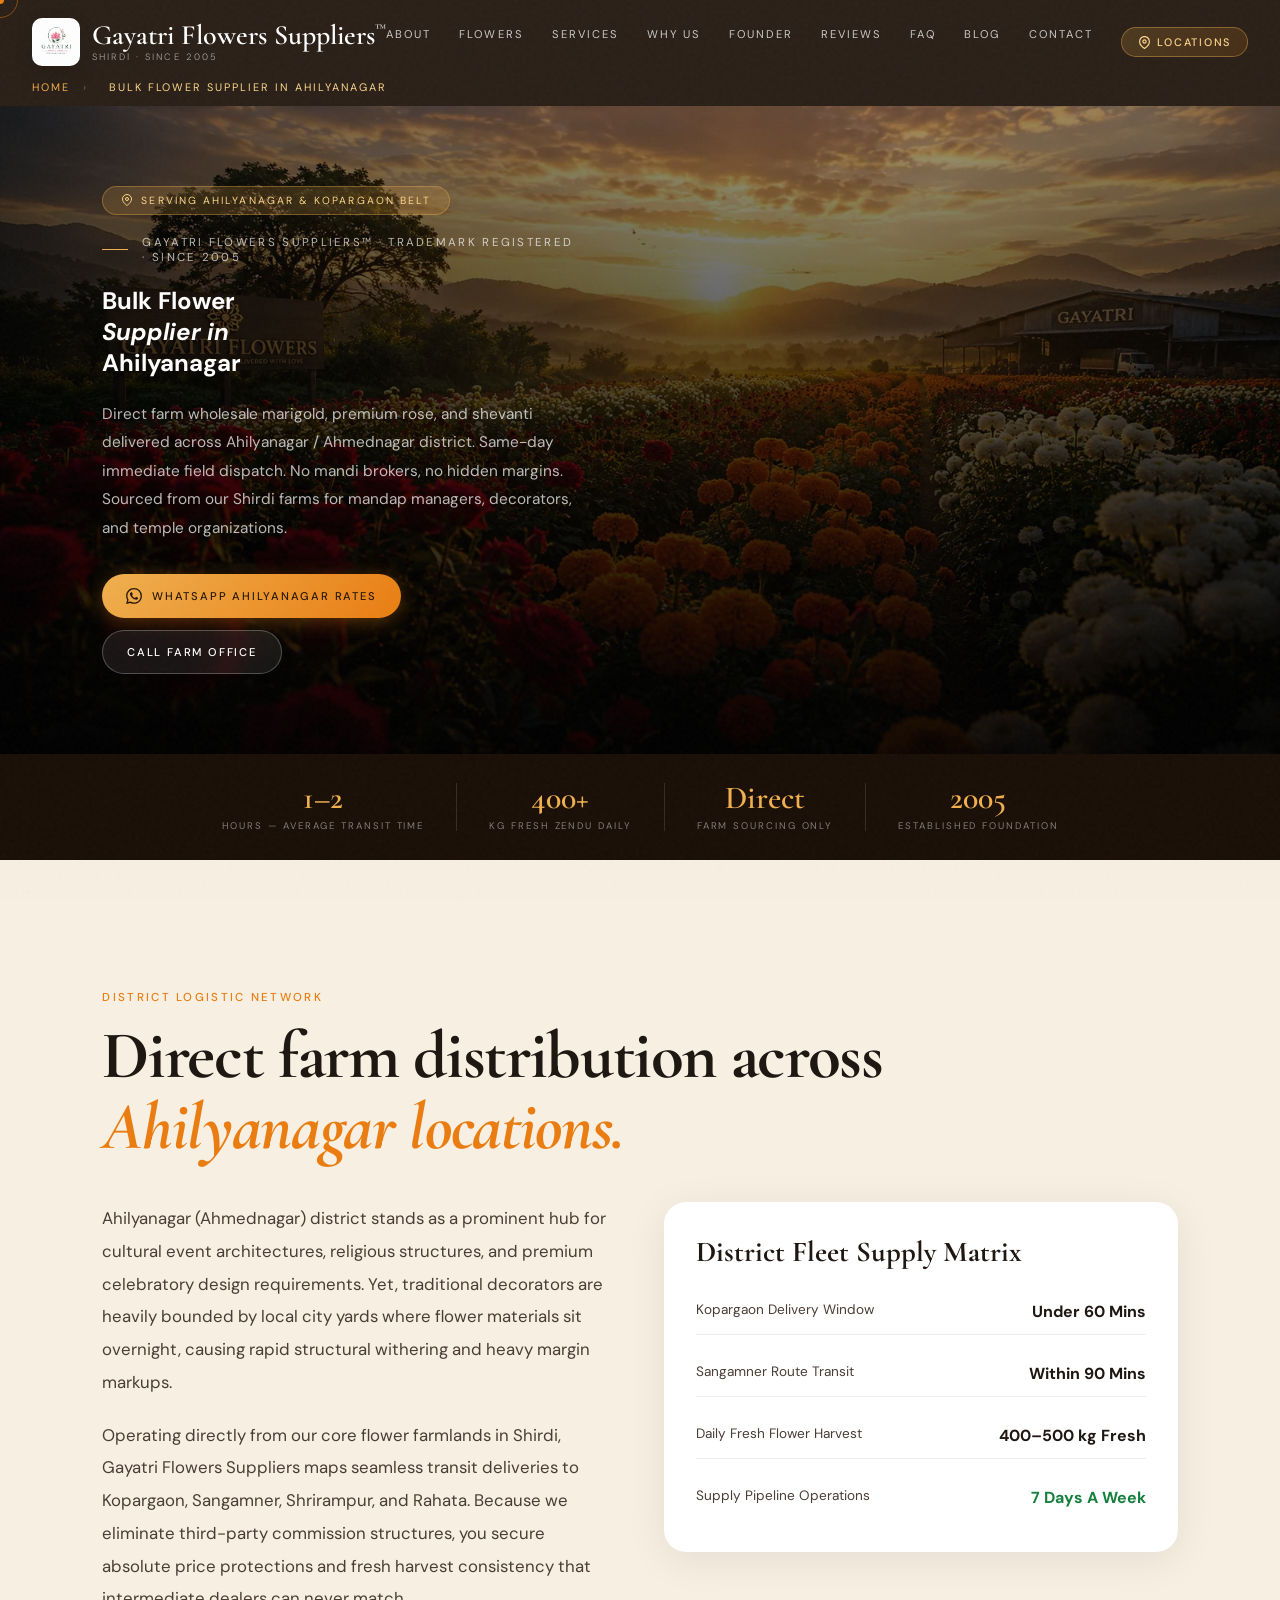
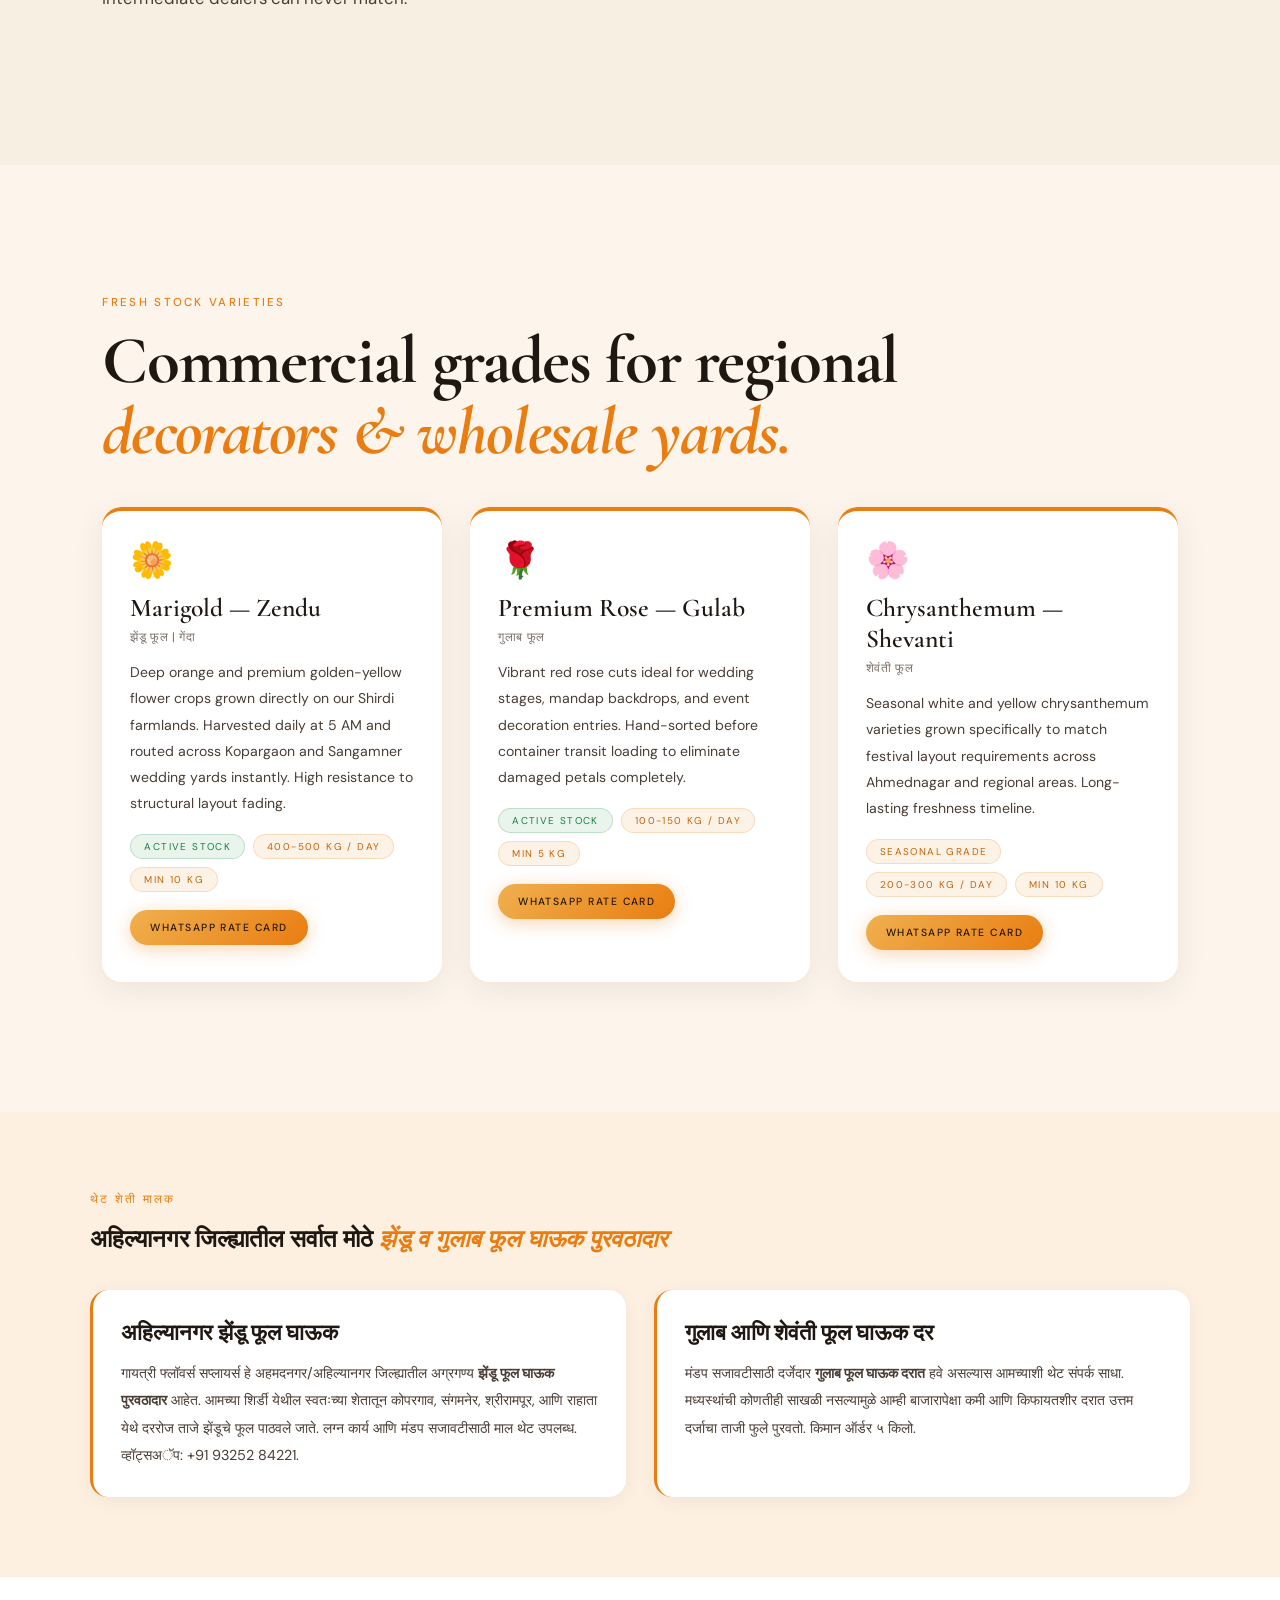
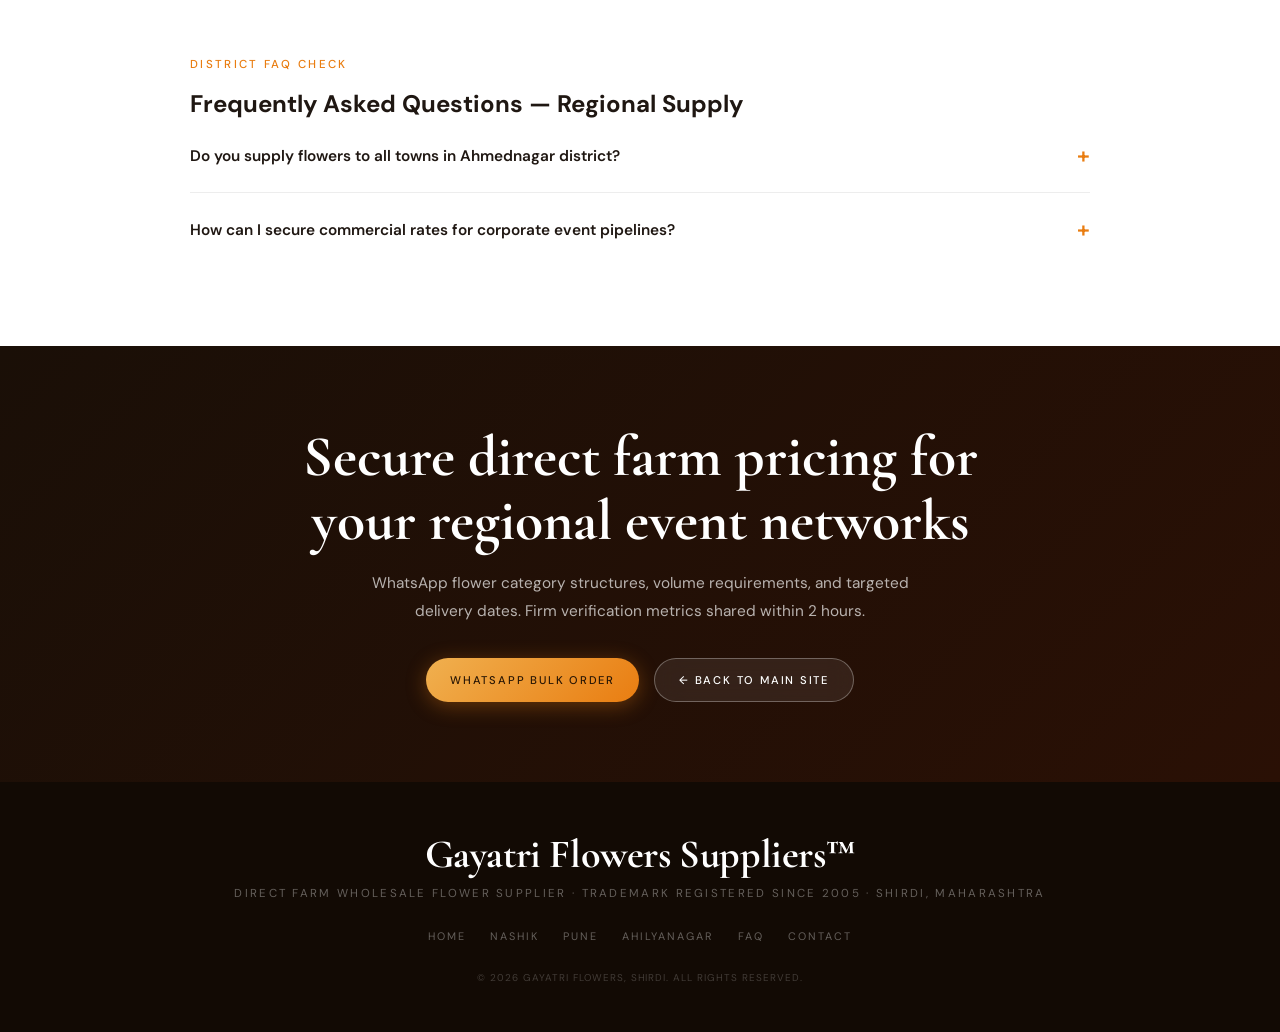
<file: ahilyanagar.html>
<!DOCTYPE html>
<html lang="en">

<head>
  <!-- Google tag (gtag.js) -->
  <script async src="https://www.googletagmanager.com/gtag/js?id=G-BQKNYNH786"></script>
  <script>
    window.dataLayer = window.dataLayer || [];
    function gtag(){dataLayer.push(arguments);}
    gtag('js', new Date());

    gtag('config', 'G-BQKNYNH786');
  </script>

  <meta charset="UTF-8" />
  <meta name="viewport" content="width=device-width, initial-scale=1.0" />

  <title>Best&Bulk Flower Supplier in Ahilyanagar | Wholesale झेंडू,गुलाब,शेवंती | Gayatri Flowers Suppliers</title>

  <meta name="description"
    content="Gayatri Flowers Suppliers™ delivers bulk wholesale flowers to Ahilyanagar (Ahmednagar) district — marigold (zendu), premium rose, shevanti, mogra & gaillardia. Direct farm pricing, no middlemen. Same-day dispatch from Shirdi field. Call +91 93252 84221." />

  <meta name="keywords"
    content="bulk flower supplier Ahilyanagar, wholesale flower supplier Ahmednagar, zendu phool supplier Ahilyanagar, marigold supplier Ahmednagar, shevanti supplier Kopargaon, gulab flower wholesale Sangamner, fresh flower supplier near Rahata, mandap flower Shrirampur, wedding flower supplier Ahilyanagar, अहिल्यानगर फूल पुरवठादार, अहमदनगर झेंडू फूल, संगमनेर गुलाब फूल घाऊक, कोपरगाव शेवंती फूल, flower wholesale ahmednagar maharashtra, best flower supplier ahilyanagar, bulk marigold ahmednagar" />

  <meta name="author" content="Gayatri Flowers Suppliers, Shirdi, Maharashtra" />
  <meta name="robots" content="index, follow, max-image-preview:large, max-snippet:-1, max-video-preview:-1" />
  <link rel="canonical" href="https://www.gayatriflowerssuppliers.in/ahilyanagar" />

  <meta property="og:type" content="website" />
  <meta property="og:url" content="https://www.gayatriflowerssuppliers.in/ahilyanagar" />
  <meta property="og:title"
    content="Bulk Flower Supplier in Ahilyanagar — Gayatri Flowers Shirdi | Zendu, Rose, Shevanti Wholesale" />
  <meta property="og:description"
    content="Direct farm bulk flower supply to Ahilyanagar district from Shirdi. Zendu 400–500 kg/day, rose & shevanti at wholesale rates. Wedding, mandap, temple & event supply. No middlemen. WhatsApp: +91 93252 84221." />
  <meta property="og:image" content="https://www.gayatriflowerssuppliers.in/assets/og-image.jpg" />
  <meta property="og:image:width" content="1200" />
  <meta property="og:image:height" content="630" />
  <meta property="og:image:alt" content="Gayatri Flowers Suppliers — Bulk Flower Supplier for Ahilyanagar Ahmednagar" />
  <meta property="og:locale" content="en_IN" />
  <meta property="og:site_name" content="Gayatri Flowers Suppliers" />

  <meta name="twitter:card" content="summary_large_image" />
  <meta name="twitter:title" content="Bulk Flower Supplier in Ahilyanagar — Gayatri Flowers Shirdi" />
  <meta name="twitter:description"
    content="Wholesale zendu, rose, shevanti from Shirdi to Ahilyanagar district. Direct farm pricing, same-day dispatch. Call +91 93252 84221." />
  <meta name="twitter:image" content="https://www.gayatriflowerssuppliers.in/assets/og-image.jpg" />

  <meta name="geo.region" content="IN-MH" />
  <meta name="geo.placename" content="Ahmednagar, Ahilyanagar, Maharashtra, India" />
  <meta name="geo.position" content="19.0948;74.7480" />
  <meta name="ICBM" content="19.0948, 74.7480" />

  <script type="application/ld+json">
  {
    "@context": "https://schema.org",
    "@type": "LocalBusiness",
    "name": "Gayatri Flowers Suppliers",
    "alternateName": ["Gayatri Flowers Ahilyanagar Supply", "Gayatri Phool Supplier Ahmednagar", "Gayatri Flowers Shirdi"],
    "image": "https://www.gayatriflowerssuppliers.in/assets/hero-bg.webp",
    "@id": "https://www.gayatriflowerssuppliers.in/",
    "url": "https://www.gayatriflowerssuppliers.in/ahilyanagar",
    "telephone": "+919325284221",
    "email": "swamichaudhari252@gmail.com",
    "description": "Gayatri Flowers Suppliers is a direct farm wholesale bulk flower supplier in Shirdi, Maharashtra, delivering to Ahilyanagar (Ahmednagar) district since 2005. We supply bulk marigold (zendu), rose (gulab), chrysanthemum (shevanti), mogra jasmine and gaillardia to wedding planners, decorators, mandap contractors, temples, and retailers across Ahilyanagar city, Kopargaon, Sangamner, Shrirampur, and Rahata. No middlemen — farm-to-Ahilyanagar direct pricing.",
    "foundingDate": "2005",
    "priceRange": "₹₹",
    "founder": {
      "@type": "Person",
      "name": "Swami Chaudhari"
    },
    "address": {
      "@type": "PostalAddress",
      "streetAddress": "Shirdi",
      "addressLocality": "Shirdi",
      "addressRegion": "Maharashtra",
      "postalCode": "423109",
      "addressCountry": "IN"
    },
    "geo": {
      "@type": "GeoCoordinates",
      "latitude": 19.737040,
      "longitude": 74.445275
    },
    "areaServed": [
      { "@type": "City",   "name": "Ahmednagar" },
      { "@type": "City",   "name": "Ahilyanagar" },
      { "@type": "City",   "name": "Kopargaon" },
      { "@type": "City",   "name": "Sangamner" },
      { "@type": "City",   "name": "Shrirampur" },
      { "@type": "City",   "name": "Rahata" },
      { "@type": "City",   "name": "Loni" },
      { "@type": "City",   "name": "Nevasa" },
      { "@type": "City",   "name": "Rahuri" },
      { "@type": "City",   "name": "Akole" },
      { "@type": "City",   "name": "Shirdi" },
      { "@type": "State",  "name": "Maharashtra" }
    ],
    "sameAs": [
      "https://www.gayatriflowerssuppliers.in/",
      "https://wa.me/919325284221"
    ],
    "aggregateRating": {
      "@type": "AggregateRating",
      "ratingValue": "4.9",
      "bestRating": "5",
      "worstRating": "1",
      "ratingCount": "47",
      "reviewCount": "47"
    },
    "hasOfferCatalog": {
      "@type": "OfferCatalog",
      "name": "Wholesale Bulk Flowers — Ahilyanagar Supply",
      "itemListElement": [
        {
          "@type": "Offer",
          "itemOffered": {
            "@type": "Product",
            "name": "Bulk Marigold / Zendu Flowers — Ahilyanagar Delivery",
            "description": "Wholesale zendu marigold flowers from Shirdi to Ahmednagar/Ahilyanagar region. 400–500 kg daily capacity. Minimum 10 kg order. Same-day immediate dispatch from our fields."
          }
        },
        {
          "@type": "Offer",
          "itemOffered": {
            "@type": "Product",
            "name": "Wholesale Rose / Gulab Flowers — Ahilyanagar Delivery",
            "description": "Premium bulk rose flowers delivered to Ahilyanagar district from Shirdi farm. 100–150 kg daily capacity. Deep red and pink color sets."
          }
        },
        {
          "@type": "Offer",
          "itemOffered": {
            "@type": "Product",
            "name": "Bulk Chrysanthemum / Shevanti Flowers — Ahilyanagar Delivery",
            "description": "Wholesale shevanti chrysanthemum to Kopargaon, Sangamner, Ahmednagar. Yellow and white grades available. Minimum 10 kg order scale."
          }
        }
      ]
    },
    "openingHoursSpecification": {
      "@type": "OpeningHoursSpecification",
      "dayOfWeek": ["Monday","Tuesday","Wednesday","Thursday","Friday","Saturday","Sunday"],
      "opens": "06:00",
      "closes": "20:00"
    }
  }
  </script>

  <script type="application/ld+json">
  {
    "@context": "https://schema.org",
    "@type": "BreadcrumbList",
    "itemListElement": [
      {
        "@type": "ListItem",
        "position": 1,
        "name": "Home",
        "item": "https://www.gayatriflowerssuppliers.in/"
      },
      {
        "@type": "ListItem",
        "position": 2,
        "name": "Bulk Flower Supplier in Ahilyanagar",
        "item": "https://www.gayatriflowerssuppliers.in/ahilyanagar"
      }
    ]
  }
  </script>

  <script type="application/ld+json">
  {
    "@context": "https://schema.org",
    "@type": "FAQPage",
    "mainEntity": [
      {
        "@type": "Question",
        "name": "Do you supply bulk flowers to Ahilyanagar and Ahmednagar district?",
        "acceptedAnswer": {
          "@type": "Answer",
          "text": "Yes. Gayatri Flowers Suppliers delivers bulk flowers from our own Shirdi fields to Ahilyanagar (Ahmednagar) city, Kopargaon, Sangamner, Shrirampur, Rahata, Loni, and Rahuri. Since Shirdi is inside the same district, our transit loops are incredibly fast—delivering orders within 1 to 2 hours of direct cut dispatch. WhatsApp requirements to +91 93252 84221."
        }
      },
      {
        "@type": "Question",
        "name": "What is the minimum order weight for delivery in Kopargaon or Sangamner?",
        "acceptedAnswer": {
          "@type": "Answer",
          "text": "Minimum order limit for marigold (zendu) and shevanti (chrysanthemum) across Ahilyanagar district is 10 kg. For premium rose (gulab), minimum order is 5 kg. We handle bulk wholesale shipments only; individual event loose packages or retail decoration units are not serviced."
        }
      },
      {
        "@type": "Question",
        "name": "How fresh are the marigold flower dispatches to Shrirampur or Rahata?",
        "acceptedAnswer": {
          "@type": "Answer",
          "text": "All flower dispatches are harvested fresh on the same morning before dawn. Because Rahata, Kopargaon, and Shrirampur are highly adjacent to our Shirdi farm nodes, the flowers reach your decoration spots at absolute field freshness within 60-90 minutes of order transit loading."
        }
      },
      {
        "@type": "Question",
        "name": "अहमदनगर / अहिल्यानगर जिल्ह्यात झेंडू आणि गुलाब फुलांचे घाऊक व्यापारी कोण आहेत?",
        "acceptedAnswer": {
          "@type": "Answer",
          "text": "गायत्री फ्लॉवर्स सप्लायर्स हे अहिल्यानगर (अहमदनगर) जिल्ह्यातील थेट शेती मालक आणि सर्वात मोठे घाऊक फूल पुरवठादार आहेत. आमच्याकडून कोपरगाव, संगमनेर, श्रीरामपूर, राहाता, आणि लोणी येथे ताजे झेंडू आणि गुलाब थेट डिस्पॅच केले जातात. संपर्क व्हॉट्सअॅप: +91 93252 84221."
        }
      }
    ]
  }
  </script>

  <link rel="preconnect" href="https://fonts.googleapis.com" />
  <link rel="preconnect" href="https://fonts.gstatic.com" crossorigin />
  <link rel="preload" as="style"
    href="https://fonts.googleapis.com/css2?family=Cormorant+Garamond:ital,wght@0,400;0,500;0,600;0,700;1,400;1,600&family=DM+Sans:ital,wght@0,300;0,400;0,500;0,600;1,400&display=swap" />
  <link rel="stylesheet"
    href="https://fonts.googleapis.com/css2?family=Cormorant+Garamond:ital,wght@0,400;0,500;0,600;0,700;1,400;1,600&family=DM+Sans:ital,wght@0,300;0,400;0,500;0,600;1,400&display=swap"
    media="print" onload="this.media='all'" />
  <noscript>
    <link rel="stylesheet"
      href="https://fonts.googleapis.com/css2?family=Cormorant+Garamond:ital,wght@0,400;0,500;0,600;0,700;1,400;1,600&family=DM+Sans:ital,wght@0,300;0,400;0,500;0,600;1,400&display=swap" />
  </noscript>

  <link rel="icon" href="/assets/favicon.ico" sizes="any" />
  <link rel="icon" href="assets/icon.jpg" type="image/jpeg" />
  <link rel="apple-touch-icon" href="/assets/apple-touch-icon.png" />

  <link rel="stylesheet" href="style.css" />

  <style>
    .location-hero {
      min-height: 72vh;
      position: relative;
      display: flex;
      align-items: center;
      background: linear-gradient(170deg, rgba(0, 0, 0, 0.08) 0%, rgba(0, 0, 0, 0.78) 100%),
        url('assets/hero-bg.webp') center/cover no-repeat;
    }

    .breadcrumb-bar {
      background: rgba(26, 15, 7, 0.92);
      padding: 12px 32px;
      font-size: .68rem;
      text-transform: uppercase;
      letter-spacing: .18em;
      color: rgba(255, 255, 255, .55);
    }

    .breadcrumb-bar a {
      color: var(--gold);
      text-decoration: none;
    }

    .breadcrumb-bar a:hover {
      color: white;
    }

    .breadcrumb-bar span {
      color: rgba(255, 255, 255, .3);
      margin: 0 8px;
    }

    .location-badge {
      display: inline-flex;
      align-items: center;
      gap: 8px;
      background: rgba(240, 176, 79, .18);
      border: 1px solid rgba(240, 176, 79, .35);
      color: var(--gold-light);
      font-size: .65rem;
      letter-spacing: .2em;
      text-transform: uppercase;
      padding: 7px 18px;
      border-radius: 999px;
      margin-bottom: 20px;
    }

    .dist-strip {
      background: var(--bg-dark);
      color: white;
      padding: 28px 32px;
      display: flex;
      flex-wrap: wrap;
      justify-content: center;
      gap: 32px;
      align-items: center;
    }

    .dist-item {
      text-align: center;
    }

    .dist-val {
      font-family: var(--font-serif);
      font-size: 2rem;
      font-weight: 600;
      color: var(--gold);
      display: block;
      line-height: 1;
    }

    .dist-lbl {
      font-size: .6rem;
      text-transform: uppercase;
      letter-spacing: .2em;
      color: rgba(255, 255, 255, .45);
      margin-top: 5px;
      display: block;
    }

    .dist-sep {
      width: 1px;
      height: 48px;
      background: rgba(255, 255, 255, .12);
    }

    @media(max-width:640px) {
      .dist-sep {
        display: none;
      }
    }

    .supply-grid {
      display: grid;
      grid-template-columns: repeat(auto-fit, minmax(280px, 1fr));
      gap: 28px;
      margin-top: 40px;
    }

    .supply-card {
      background: white;
      border-radius: 20px;
      padding: 32px 28px;
      border-top: 4px solid var(--orange);
      box-shadow: 0 8px 32px rgba(0, 0, 0, .07);
      transition: transform .35s var(--ease-out), box-shadow .35s;
    }

    .supply-card:hover {
      transform: translateY(-5px);
      box-shadow: 0 20px 52px rgba(0, 0, 0, .12);
    }

    .supply-card-icon {
      font-size: 2.2rem;
      margin-bottom: 14px;
      display: block;
      line-height: 1;
    }

    .supply-card-name {
      font-family: var(--font-serif);
      font-size: 1.6rem;
      font-weight: 600;
      margin-bottom: 6px;
      color: var(--text);
    }

    .supply-card-name-mr {
      font-size: .75rem;
      color: var(--muted);
      letter-spacing: .05em;
      margin-bottom: 14px;
      display: block;
    }

    .supply-card-desc {
      font-size: .88rem;
      color: var(--text-soft);
      line-height: 1.85;
      margin-bottom: 18px;
    }

    .supply-meta-row {
      display: flex;
      flex-wrap: wrap;
      gap: 8px;
      margin-bottom: 18px;
    }

    .supply-meta-pill {
      font-size: .62rem;
      text-transform: uppercase;
      letter-spacing: .14em;
      padding: 5px 13px;
      border-radius: 999px;
      background: rgba(233, 125, 17, .1);
      border: 1px solid rgba(233, 125, 17, .2);
      color: var(--orange-deep);
    }

    .supply-meta-pill.green {
      background: rgba(21, 128, 61, .09);
      border-color: rgba(21, 128, 61, .2);
      color: #15803d;
    }

    .supply-wa-btn {
      display: inline-flex;
      align-items: center;
      gap: 8px;
      background: linear-gradient(135deg, var(--gold), var(--orange));
      color: #2a1705;
      padding: 11px 20px;
      border-radius: 999px;
      font-size: .65rem;
      text-transform: uppercase;
      letter-spacing: .14em;
      font-weight: 500;
      text-decoration: none;
      transition: transform .3s, box-shadow .3s;
      box-shadow: 0 4px 18px rgba(233, 125, 17, .32);
    }

    .supply-wa-btn:hover {
      transform: translateY(-2px);
      box-shadow: 0 8px 28px rgba(233, 125, 17, .45);
    }

    .area-coverage {
      background: var(--bg-dark);
      padding: 80px 24px;
      color: white;
    }

    .area-grid {
      display: grid;
      grid-template-columns: repeat(auto-fit, minmax(160px, 1fr));
      gap: 16px;
      margin-top: 36px;
      max-width: 900px;
      margin-left: auto;
      margin-right: auto;
    }

    .area-pill {
      background: rgba(255, 255, 255, .06);
      border: 1px solid rgba(255, 255, 255, .12);
      border-radius: 12px;
      padding: 16px 18px;
      text-align: center;
      font-size: .78rem;
      color: rgba(255, 255, 255, .8);
      letter-spacing: .04em;
      transition: background .3s, border-color .3s;
    }

    .area-pill:hover {
      background: rgba(240, 176, 79, .12);
      border-color: rgba(240, 176, 79, .3);
      color: var(--gold-light);
    }

    .area-pill small {
      display: block;
      font-size: .58rem;
      color: rgba(255, 255, 255, .35);
      letter-spacing: .14em;
      text-transform: uppercase;
      margin-top: 4px;
    }

    .testimonials-loc {
      background: #fdf5ec;
      padding: 80px 24px;
    }

    .testi-grid {
      display: grid;
      grid-template-columns: repeat(auto-fit, minmax(280px, 1fr));
      gap: 24px;
      margin-top: 36px;
      max-width: 1100px;
      margin-left: auto;
      margin-right: auto;
    }

    .testi-card {
      background: white;
      border-radius: 18px;
      padding: 28px 24px;
      box-shadow: 0 6px 28px rgba(0, 0, 0, .07);
      border-left: 3px solid var(--gold);
      display: flex;
      flex-direction: column;
    }

    .testi-stars {
      color: #f59e0b;
      font-size: .88rem;
      letter-spacing: 1.5px;
      margin-bottom: 12px;
    }

    .testi-text {
      font-size: .88rem;
      color: var(--text-soft);
      line-height: 1.9;
      flex: 1;
      margin-bottom: 16px;
    }

    .testi-author {
      font-weight: 500;
      font-size: .82rem;
      color: var(--text);
    }

    .testi-role {
      font-size: .64rem;
      text-transform: uppercase;
      letter-spacing: .14em;
      color: var(--muted);
      margin-top: 3px;
    }

    .testi-city {
      display: inline-block;
      font-size: .6rem;
      text-transform: uppercase;
      letter-spacing: .14em;
      color: #15803d;
      background: rgba(21, 128, 61, .08);
      border: 1px solid rgba(21, 128, 61, .18);
      border-radius: 999px;
      padding: 3px 10px;
      margin-top: 8px;
    }

    .faq-loc {
      background: white;
      padding: 80px 24px;
    }

    .faq-loc-inner {
      max-width: 900px;
      margin: 0 auto;
    }

    .faq-loc-item {
      border-bottom: 1px solid rgba(0, 0, 0, .07);
      padding: 22px 0;
    }

    .faq-loc-item:last-child {
      border-bottom: none;
    }

    .faq-loc-q {
      font-family: var(--font-sans);
      font-size: .96rem;
      font-weight: 600;
      color: var(--text);
      cursor: pointer;
      display: flex;
      justify-content: space-between;
      align-items: center;
      gap: 16px;
    }

    .faq-loc-q::after {
      content: '+';
      font-size: 1.4rem;
      color: var(--orange);
      flex-shrink: 0;
      transition: transform .3s;
    }

    .faq-loc-item.open .faq-loc-q::after {
      transform: rotate(45deg);
    }

    .faq-loc-a {
      font-size: .88rem;
      color: var(--text-soft);
      line-height: 1.9;
      margin-top: 14px;
      display: none;
    }

    .faq-loc-item.open .faq-loc-a {
      display: block;
    }

    .marathi-sec {
      background: #fdf0e0;
      padding: 80px 24px;
    }

    .marathi-inner {
      max-width: 1100px;
      margin: 0 auto;
    }

    .marathi-grid {
      display: grid;
      grid-template-columns: repeat(auto-fit, minmax(300px, 1fr));
      gap: 28px;
      margin-top: 36px;
    }

    .marathi-card {
      background: white;
      border-radius: 18px;
      padding: 28px;
      border-left: 3px solid var(--orange);
      box-shadow: 0 4px 20px rgba(0, 0, 0, .05);
    }

    .marathi-card h3 {
      font-family: var(--font-serif);
      font-size: 1.4rem;
      color: var(--text);
      margin-bottom: 12px;
      line-height: 1.35;
    }

    .marathi-card p {
      font-size: .9rem;
      color: var(--text-soft);
      line-height: 1.9;
    }

    .cta-banner {
      background: linear-gradient(135deg, var(--bg-dark) 0%, #2a1005 100%);
      padding: 80px 24px;
      text-align: center;
      color: white;
    }

    .cta-banner h2 {
      font-family: var(--font-serif);
      font-size: clamp(2rem, 5vw, 3.6rem);
      margin-bottom: 16px;
      line-height: 1.1;
    }

    .cta-banner h2 em {
      color: var(--gold-light);
      font-style: italic;
    }

    .cta-banner p {
      font-size: .96rem;
      color: rgba(255, 255, 255, .68);
      max-width: 52ch;
      margin: 0 auto 32px;
      line-height: 1.85;
    }

    .cta-btns {
      display: flex;
      flex-wrap: wrap;
      justify-content: center;
      gap: 14px;
    }
  </style>
</head>

<body>

  <a href="#main-content" class="skip-link">Skip to content</a>
  <div class="grain" aria-hidden="true"></div>
  <div class="cursor" id="cursor" aria-hidden="true"></div>
  <div class="cursor-follower" id="cursorFollower" aria-hidden="true"></div>

  <header class="navbar" role="banner">
    <div class="logo">
      <a href="index.html" class="brand" aria-label="Go to Gayatri Flowers Suppliers homepage">
        <div class="brand-image" aria-hidden="true">
          <img src="assets/icon.jpg" alt="Gayatri Flowers Suppliers logo" />
        </div>
        <div class="brand-text">
          <span>Gayatri Flowers Suppliers<sup style="font-size:.55em;vertical-align:super;opacity:.7">™</sup></span>
          <small>Shirdi &middot; Since 2005</small>
        </div>
      </a>
    </div>
    <nav role="navigation" aria-label="Main navigation">
      <a href="index.html#about">About</a>
      <a href="index.html#flowers">Flowers</a>
      <a href="index.html#services">Services</a>
      <a href="index.html#why-us">Why Us</a>
      <a href="index.html#founder">Founder</a>
      <a href="index.html#reviews">Reviews</a>
      <a href="index.html#faq">FAQ</a>
      <a href="blogs">Blog</a>
      <a href="index.html#contact">Contact</a>
      <button class="locations-btn" id="locationsBtn" aria-haspopup="true" aria-expanded="false"
        aria-controls="locationPanel">
        <svg width="13" height="13" viewBox="0 0 24 24" fill="none" stroke="currentColor" stroke-width="2.2"
          aria-hidden="true">
          <path d="M21 10c0 7-9 13-9 13s-9-6-9-13a9 9 0 0118 0z" />
          <circle cx="12" cy="10" r="3" />
        </svg>
        Locations
      </button>
    </nav>
    <div class="menu-toggle" id="menuToggle" aria-label="Toggle menu" aria-expanded="false">
      <span></span><span></span>
    </div>
  </header>

  <div class="location-panel-overlay" id="locOverlay" aria-hidden="true"></div>
  <aside class="location-panel" id="locationPanel" role="dialog" aria-modal="true" aria-label="Our delivery locations">
    <div class="lp-header">
      <div>
        <p class="lp-eyebrow">We Deliver To</p>
        <h2 class="lp-title">Our Locations</h2>
      </div>
      <button class="lp-close" id="lpClose" aria-label="Close locations panel">
        <svg width="18" height="18" viewBox="0 0 24 24" fill="none" stroke="currentColor" stroke-width="2"
          aria-hidden="true">
          <line x1="18" y1="6" x2="6" y2="18" />
          <line x1="6" y1="6" x2="18" y2="18" />
        </svg>
      </button>
    </div>

    <p class="lp-intro">Bulk flowers dispatched from our Shirdi farm directly to your city — no mandi, no middlemen.</p>

    <div class="lp-cities">
      <a href="nashik" class="lp-city-card">
        <div class="lp-city-icon" aria-hidden="true">🌼</div>
        <div class="lp-city-info">
          <span class="lp-city-name">Nashik</span>
          <span class="lp-city-meta">~90 km · 3–4 hrs delivery</span>
          <span class="lp-city-tags">Zendu · Rose · Shevanti · Mogra</span>
        </div>
        <svg class="lp-arrow" width="16" height="16" viewBox="0 0 24 24" fill="none" stroke="currentColor"
          stroke-width="2" aria-hidden="true">
          <line x1="5" y1="12" x2="19" y2="12" />
          <polyline points="12 5 19 12 12 19" />
        </svg>
      </a>

      <a href="pune" class="lp-city-card">
        <div class="lp-city-icon" aria-hidden="true">🌹</div>
        <div class="lp-city-info">
          <span class="lp-city-name">Pune</span>
          <span class="lp-city-meta">~200 km · 4–6 hrs delivery</span>
          <span class="lp-city-tags">Zendu · Rose · Shevanti · Mogra</span>
        </div>
        <svg class="lp-arrow" width="16" height="16" viewBox="0 0 24 24" fill="none" stroke="currentColor"
          stroke-width="2" aria-hidden="true">
          <line x1="5" y1="12" x2="19" y2="12" />
          <polyline points="12 5 19 12 12 19" />
        </svg>
      </a>

      <a href="ahilyanagar" class="lp-city-card is-current" aria-current="page">
        <div class="lp-city-icon" aria-hidden="true">🌸</div>
        <div class="lp-city-info">
          <span class="lp-city-name">Ahilyanagar</span>
          <span class="lp-city-meta">~60 km · 1–2 hrs delivery</span>
          <span class="lp-city-tags">Zendu · Rose · Shevanti · Mogra</span>
        </div>
        <svg class="lp-arrow" width="16" height="16" viewBox="0 0 24 24" fill="none" stroke="currentColor"
          stroke-width="2" aria-hidden="true">
          <line x1="5" y1="12" x2="19" y2="12" />
          <polyline points="12 5 19 12 12 19" />
        </svg>
      </a>
    </div>

    <div class="lp-footer">
      <p class="lp-footer-text">Don't see your city?</p>
      <a href="https://wa.me/919325284221?text=Hello%2C%20I%20need%20bulk%20flowers%20delivered%20to%20my%20city.%20Please%20confirm%20if%20you%20deliver%20here."
        class="lp-wa-btn" target="_blank" rel="noopener">
        <svg width="15" height="15" viewBox="0 0 24 24" fill="currentColor" aria-hidden="true">
          <path
            d="M17.472 14.382c-.297-.149-1.758-.867-2.03-.967-.273-.099-.471-.148-.67.15-.197.297-.767.966-.94 1.164-.173.199-.347.223-.644.075-.297-.15-1.255-.463-2.39-1.475-.883-.788-1.48-1.761-1.653-2.059-.173-.297-.018-.458.13-.606.134-.133.298-.347.446-.52.149-.174.198-.298.298-.497.099-.198.05-.371-.025-.52-.075-.149-.669-1.612-.916-2.207-.242-.579-.487-.5-.669-.51-.173-.008-.371-.01-.57-.01-.198 0-.52.074-.792.372-.272.297-1.04 1.016-1.04 2.479 0 1.462 1.065 2.875 1.213 3.074.149.198 2.096 3.2 5.077 4.487.709.306 1.262.489 1.694.625.712.227 1.36.195 1.871.118.571-.085 1.758-.719 2.006-1.413.248-.694.248-1.289.173-1.413-.074-.124-.272-.198-.57-.347m-5.421 7.403h-.004a9.87 9.87 0 01-5.031-1.378l-.361-.214-3.741.982.998-3.648-.235-.374a9.86 9.86 0 01-1.51-5.26c.001-5.45 4.436-9.884 9.888-9.884 2.64 0 5.122 1.03 6.988 2.898a9.825 9.825 0 012.893 6.994c-.003 5.45-4.437 9.884-9.885 9.884m8.413-18.297A11.815 11.815 0 0012.05 0C5.495 0 .16 5.335.157 11.892c0 2.096.547 4.142 1.588 5.945L.057 24l6.305-1.654a11.882 11.882 0 005.683 1.448h.005c6.554 0 11.89-5.335 11.893-11.893a11.821 11.821 0 00-3.48-8.413Z" />
        </svg>
        WhatsApp Us — We'll Confirm
      </a>
    </div>
  </aside>

  <div class="mobile-nav" id="mobileNav" role="navigation" aria-label="Mobile navigation">
    <a href="index.html" class="mobile-link">Home</a>
    <a href="index.html#about" class="mobile-link">About</a>
    <a href="index.html#flowers" class="mobile-link">Flowers</a>
    <a href="index.html#services" class="mobile-link">Services</a>
    <a href="index.html#why-us" class="mobile-link">Why Us</a>
    <a href="index.html#founder" class="mobile-link">Founder</a>
    <a href="index.html#reviews" class="mobile-link">Reviews</a>
    <a href="index.html#faq" class="mobile-link">FAQ</a>
    <a href="index.html#contact" class="mobile-link">Contact</a>
    <button class="mobile-link" id="mobileLocBtn"
      style="background:none;border:none;text-align:left;cursor:pointer;width:100%;display:flex;align-items:center;gap:8px;padding:0;font-size:inherit;font-family:inherit;">
      <svg width="13" height="13" viewBox="0 0 24 24" fill="none" stroke="currentColor" stroke-width="2.2"
        aria-hidden="true">
        <path d="M21 10c0 7-9 13-9 13s-9-6-9-13a9 9 0 0118 0z" />
        <circle cx="12" cy="10" r="3" />
      </svg>
      Locations
    </button>
    <a href="blogs" class="mobile-link">Blog</a>
  </div>

  <div class="breadcrumb-bar" aria-label="Breadcrumb" style="padding-top:80px;">
    <a href="index.html">Home</a>
    <span>›</span>
    <span style="color:var(--gold-light)">Bulk Flower Supplier in Ahilyanagar</span>
  </div>

  <section class="location-hero" id="hero" aria-label="Bulk flower supplier for Ahilyanagar — Gayatri Flowers Shirdi">
    <div class="hero-overlay" aria-hidden="true"></div>
    <div class="hero-content">
      <div class="location-badge" aria-label="Serving Ahmednagar district">
        <svg width="12" height="12" viewBox="0 0 24 24" fill="none" stroke="currentColor" stroke-width="2"
          aria-hidden="true">
          <path d="M21 10c0 7-9 13-9 13s-9-6-9-13a9 9 0 0118 0z" />
          <circle cx="12" cy="10" r="3" />
        </svg>
        Serving Ahilyanagar &amp; Kopargaon Belt
      </div>
      <div class="eyebrow reveal-fade">
        <span class="eyebrow-line" aria-hidden="true"></span>
        Gayatri Flowers Suppliers™ · Trademark Registered · Since 2005
      </div>
      <h1 class="reveal-up">
        Bulk Flower<br /><em>Supplier in</em><br />Ahilyanagar
      </h1>
      <p class="hero-description reveal-up delay-1">
        Direct farm wholesale marigold, premium rose, and shevanti delivered across Ahilyanagar / Ahmednagar district.
        Same-day immediate field dispatch. No mandi brokers, no hidden margins. Sourced from our Shirdi farms for mandap
        managers, decorators, and temple organizations.
      </p>
      <div class="hero-buttons reveal-up delay-2">
        <a href="https://wa.me/919325284221?text=Hello%2C%20I%20am%20from%20Ahilyanagar%20and%20need%20bulk%20flower%20rates%20and%20availability%20from%20Gayatri%20Flowers%20Suppliers."
          class="primary-btn" target="_blank" rel="noopener" aria-label="WhatsApp for Ahilyanagar bulk rates">
          <svg width="16" height="16" viewBox="0 0 24 24" fill="currentColor" aria-hidden="true">
            <path
              d="M17.472 14.382c-.297-.149-1.758-.867-2.03-.967-.273-.099-.471-.148-.67.15-.197.297-.767.966-.94 1.164-.173.199-.347.223-.644.075-.297-.15-1.255-.463-2.39-1.475-.883-.788-1.48-1.761-1.653-2.059-.173-.297-.018-.458.13-.606.134-.133.298-.347.446-.52.149-.174.198-.298.298-.497.099-.198.05-.371-.025-.52-.075-.149-.669-1.612-.916-2.207-.242-.579-.487-.5-.669-.51-.173-.008-.371-.01-.57-.01-.198 0-.52.074-.792.372-.272.297-1.04 1.016-1.04 2.479 0 1.462 1.065 2.875 1.213 3.074.149.198 2.096 3.2 5.077 4.487.709.306 1.262.489 1.694.625.712.227 1.36.195 1.871.118.571-.085 1.758-.719 2.006-1.413.248-.694.248-1.289.173-1.413-.074-.124-.272-.198-.57-.347m-5.421 7.403h-.004a9.87 9.87 0 01-5.031-1.378l-.361-.214-3.741.982.998-3.648-.235-.374a9.86 9.86 0 01-1.51-5.26c.001-5.45 4.436-9.884 9.888-9.884 2.64 0 5.122 1.03 6.988 2.898a9.825 9.825 0 012.893 6.994c-.003 5.45-4.437 9.884-9.885 9.884m8.413-18.297A11.815 11.815 0 0012.05 0C5.495 0 .16 5.335.157 11.892c0 2.096.547 4.142 1.588 5.945L.057 24l6.305-1.654a11.882 11.882 0 005.683 1.448h.005c6.554 0 11.89-5.335 11.893-11.893a11.821 11.821 0 00-3.48-8.413Z" />
          </svg>
          WhatsApp Ahilyanagar Rates
        </a>
        <a href="tel:+919325284221" class="secondary-btn" aria-label="Call Gayatri Flowers Suppliers">Call Farm
          Office</a>
      </div>
    </div>
  </section>

  <div class="dist-strip" role="complementary" aria-label="Delivery metrics for Ahilyanagar district">
    <div class="dist-item">
      <span class="dist-val">1–2</span>
      <span class="dist-lbl">Hours — Average Transit Time</span>
    </div>
    <div class="dist-sep" aria-hidden="true"></div>
    <div class="dist-item">
      <span class="dist-val">400+</span>
      <span class="dist-lbl">Kg Fresh Zendu Daily</span>
    </div>
    <div class="dist-sep" aria-hidden="true"></div>
    <div class="dist-item">
      <span class="dist-val">Direct</span>
      <span class="dist-lbl">Farm Sourcing Only</span>
    </div>
    <div class="dist-sep" aria-hidden="true"></div>
    <div class="dist-item">
      <span class="dist-val">2005</span>
      <span class="dist-lbl">Established Foundation</span>
    </div>
  </div>

  <main id="main-content">

    <section class="section" id="about-ahilyanagar" style="background:var(--bg);">
      <div style="max-width:1100px;margin:0 auto;">
        <p class="section-tag reveal" style="color:var(--orange)">District Logistic Network</p>
        <h2
          style="font-family:var(--font-serif);font-size:clamp(2.4rem,6vw,4.2rem);line-height:1.05;letter-spacing:-.02em;margin-bottom:24px;">
          Direct farm distribution across<br /><em style="color:var(--orange);font-style:italic;">Ahilyanagar
            locations.</em>
        </h2>
        <div
          style="display:grid;grid-template-columns:repeat(auto-fit,minmax(320px,1fr));gap:48px;margin-top:40px;align-items:start;">
          <div>
            <p style="font-size:1.05rem;line-height:1.95;color:var(--text-soft);margin-bottom:20px;">
              Ahilyanagar (Ahmednagar) district stands as a prominent hub for cultural event architectures, religious
              structures, and premium celebratory design requirements. Yet, traditional decorators are heavily bounded
              by local city yards where flower materials sit overnight, causing rapid structural withering and heavy
              margin markups.
            </p>
            <p style="font-size:1.05rem;line-height:1.95;color:var(--text-soft);margin-bottom:20px;">
              Operating directly from our core flower farmlands in Shirdi, Gayatri Flowers Suppliers maps seamless
              transit deliveries to Kopargaon, Sangamner, Shrirampur, and Rahata. Because we eliminate third-party
              commission structures, you secure absolute price protections and fresh harvest consistency that
              intermediate dealers can never match.
            </p>
          </div>
          <div>
            <div style="background:white;border-radius:22px;padding:32px;box-shadow:0 8px 40px rgba(0,0,0,.08);">
              <h3 style="font-family:var(--font-serif);font-size:1.8rem;margin-bottom:20px;color:var(--text);">District
                Fleet Supply Matrix</h3>
              <div style="display:flex;flex-direction:column;gap:16px;">
                <div
                  style="display:flex;justify-content:space-between;padding:12px 0;border-bottom:1px solid rgba(0,0,0,.07);">
                  <span style="font-size:.85rem;color:var(--text-soft)">Kopargaon Delivery Window</span><strong>Under 60
                    Mins</strong></div>
                <div
                  style="display:flex;justify-content:space-between;padding:12px 0;border-bottom:1px solid rgba(0,0,0,.07);">
                  <span style="font-size:.85rem;color:var(--text-soft)">Sangamner Route Transit</span><strong>Within 90
                    Mins</strong></div>
                <div
                  style="display:flex;justify-content:space-between;padding:12px 0;border-bottom:1px solid rgba(0,0,0,.07);">
                  <span style="font-size:.85rem;color:var(--text-soft)">Daily Fresh Flower Harvest</span><strong>400–500
                    kg Fresh</strong></div>
                <div style="display:flex;justify-content:space-between;padding:12px 0;"><span
                    style="font-size:.85rem;color:var(--text-soft)">Supply Pipeline Operations</span><strong
                    style="color:#15803d">7 Days A Week</strong></div>
              </div>
            </div>
          </div>
        </div>
      </div>
    </section>

    <section class="section" id="catalog-ahilyanagar" style="background:#fdf5ec;">
      <div style="max-width:1100px;margin:0 auto;">
        <p class="section-tag reveal" style="color:var(--orange)">Fresh Stock Varieties</p>
        <h2
          style="font-family:var(--font-serif);font-size:clamp(2.4rem,6vw,4.2rem);line-height:1.05;letter-spacing:-.02em;margin-bottom:12px;">
          Commercial grades for regional<br /><em style="color:var(--orange);font-style:italic;">decorators &amp;
            wholesale yards.</em>
        </h2>
        <div class="supply-grid">

          <div class="supply-card">
            <span class="supply-card-icon" aria-hidden="true">🌼</span>
            <div class="supply-card-name">Marigold — Zendu</div>
            <span class="supply-card-name-mr">झेंडू फूल | गेंदा</span>
            <p class="supply-card-desc">Deep orange and premium golden-yellow flower crops grown directly on our Shirdi
              farmlands. Harvested daily at 5 AM and routed across Kopargaon and Sangamner wedding yards instantly. High
              resistance to structural layout fading.</p>
            <div class="supply-meta-row">
              <span class="supply-meta-pill green">Active Stock</span>
              <span class="supply-meta-pill">400-500 kg / Day</span>
              <span class="supply-meta-pill">Min 10 kg</span>
            </div>
            <a href="https://wa.me/919325284221?text=Hello%2C%20I%20need%20bulk%20Zendu%20Marigold%20for%20Ahilyanagar.%20Share%20rates."
              class="supply-wa-btn" target="_blank" rel="noopener">
              WhatsApp Rate Card
            </a>
          </div>

          <div class="supply-card">
            <span class="supply-card-icon" aria-hidden="true">🌹</span>
            <div class="supply-card-name">Premium Rose — Gulab</div>
            <span class="supply-card-name-mr">गुलाब फूल</span>
            <p class="supply-card-desc">Vibrant red rose cuts ideal for wedding stages, mandap backdrops, and event
              decoration entries. Hand-sorted before container transit loading to eliminate damaged petals completely.
            </p>
            <div class="supply-meta-row">
              <span class="supply-meta-pill green">Active Stock</span>
              <span class="supply-meta-pill">100-150 kg / Day</span>
              <span class="supply-meta-pill">Min 5 kg</span>
            </div>
            <a href="https://wa.me/919325284221?text=Hello%2C%20I%20need%20bulk%20Rose%20for%20Ahilyanagar.%20Share%20rates."
              class="supply-wa-btn" target="_blank" rel="noopener">
              WhatsApp Rate Card
            </a>
          </div>

          <div class="supply-card">
            <span class="supply-card-icon" aria-hidden="true">🌸</span>
            <div class="supply-card-name">Chrysanthemum — Shevanti</div>
            <span class="supply-card-name-mr">शेवंती फूल</span>
            <p class="supply-card-desc">Seasonal white and yellow chrysanthemum varieties grown specifically to match
              festival layout requirements across Ahmednagar and regional areas. Long-lasting freshness timeline.</p>
            <div class="supply-meta-row">
              <span class="supply-meta-pill">Seasonal Grade</span>
              <span class="supply-meta-pill">200-300 kg / Day</span>
              <span class="supply-meta-pill">Min 10 kg</span>
            </div>
            <a href="https://wa.me/919325284221?text=Hello%2C%20I%20need%20bulk%20Shevanti%20for%20Ahilyanagar.%20Share%20rates."
              class="supply-wa-btn" target="_blank" rel="noopener">
              WhatsApp Rate Card
            </a>
          </div>

        </div>
      </div>
    </section>

    <section class="marathi-sec">
      <div class="marathi-inner">
        <p class="section-tag" style="color:var(--orange)">थेट शेती मालक</p>
        <h2>अहिल्यानगर जिल्ह्यातील सर्वात मोठे <em style="color:var(--orange);font-style:italic;">झेंडू व गुलाब फूल घाऊक
            पुरवठादार</em></h2>
        <div class="marathi-grid">
          <div class="marathi-card">
            <h3>अहिल्यानगर झेंडू फूल घाऊक</h3>
            <p>गायत्री फ्लॉवर्स सप्लायर्स हे अहमदनगर/अहिल्यानगर जिल्ह्यातील अग्रगण्य <strong>झेंडू फूल घाऊक
                पुरवठादार</strong> आहेत. आमच्या शिर्डी येथील स्वतःच्या शेतातून कोपरगाव, संगमनेर, श्रीरामपूर, आणि राहाता
              येथे दररोज ताजे झेंडूचे फूल पाठवले जाते. लग्न कार्य आणि मंडप सजावटीसाठी माल थेट उपलब्ध. व्हॉट्सअॅप: +91
              93252 84221.</p>
          </div>
          <div class="marathi-card">
            <h3>गुलाब आणि शेवंती फूल घाऊक दर</h3>
            <p>मंडप सजावटीसाठी दर्जेदार <strong>गुलाब फूल घाऊक दरात</strong> हवे असल्यास आमच्याशी थेट संपर्क साधा.
              मध्यस्थांची कोणतीही साखळी नसल्यामुळे आम्ही बाजारापेक्षा कमी आणि किफायतशीर दरात उत्तम दर्जाचा ताजी फुले
              पुरवतो. किमान ऑर्डर ५ किलो.</p>
          </div>
        </div>
      </div>
    </section>

    <section class="faq-loc">
      <div class="faq-loc-inner">
        <p class="section-tag" style="color:var(--orange)">District FAQ Check</p>
        <h2>Frequently Asked Questions — Regional Supply</h2>
        <div class="faq-loc-item">
          <div class="faq-loc-q" tabindex="0" role="button" aria-expanded="false">Do you supply flowers to all towns in
            Ahmednagar district?</div>
          <div class="faq-loc-a">Yes. We deliver bulk wholesale shipments to Ahilyanagar city, Kopargaon, Sangamner,
            Shrirampur, Rahata, Nevasa, and Rahuri. Sourced directly from our farms in Shirdi, the transit speed ensures
            maximum quality retention.</div>
        </div>
        <div class="faq-loc-item">
          <div class="faq-loc-q" tabindex="0" role="button" aria-expanded="false">How can I secure commercial rates for
            corporate event pipelines?</div>
          <div class="faq-loc-a">You can directly click our integrated WhatsApp channels or contact +91 93252 84221 to
            establish formal supply bookings with our farm administration desk.</div>
        </div>
      </div>
    </section>

    <div class="cta-banner">
      <h2>Secure direct farm pricing for your regional event networks</h2>
      <p>WhatsApp flower category structures, volume requirements, and targeted delivery dates. Firm verification
        metrics shared within 2 hours.</p>
      <div class="cta-btns">
        <a href="https://wa.me/919325284221?text=Hello%2C%20I%20am%20from%20Ahilyanagar%20and%20want%20to%20place%20a%20bulk%20flower%20order."
          class="primary-btn" target="_blank" rel="noopener">
          WhatsApp Bulk Order
        </a>
        <a href="index.html" class="secondary-btn" style="border-color:rgba(255,255,255,.3);color:white;">← Back to Main
          Site</a>
      </div>
    </div>

  </main>

  <footer>
    <div class="footer-inner">
      <h3>Gayatri Flowers Suppliers&#8482;</h3>
      <p>Direct Farm Wholesale Flower Supplier &middot; Trademark Registered Since 2005 &middot; Shirdi, Maharashtra</p>
      <nav class="footer-nav" aria-label="Footer navigation">
        <a href="index.html">Home</a>
        <a href="nashik">Nashik</a>
        <a href="pune">Pune</a>
        <a href="ahilyanagar">Ahilyanagar</a>
        <a href="index.html#faq">FAQ</a>
        <a href="index.html#contact">Contact</a>
      </nav>
      <div class="footer-copy" id="footer-copy"></div>
    </div>
  </footer>

  <script src="script.js" defer></script>
  <script>
    (function () {
      var btn = document.getElementById('locationsBtn');
      var mobileBtn = document.getElementById('mobileLocBtn');
      var panel = document.getElementById('locationPanel');
      var overlay = document.getElementById('locOverlay');
      var closeBtn = document.getElementById('lpClose');

      function openPanel() {
        panel.classList.add('open');
        overlay.classList.add('active');
        panel.removeAttribute('aria-hidden');
        if (btn) btn.setAttribute('aria-expanded', 'true');
        document.body.classList.add('lock-scroll');
        setTimeout(function () { closeBtn.focus(); }, 420);
      }

      function closePanel() {
        panel.classList.remove('open');
        overlay.classList.remove('active');
        panel.setAttribute('aria-hidden', 'true');
        if (btn) btn.setAttribute('aria-expanded', 'false');
        document.body.classList.remove('lock-scroll');
        if (btn) btn.focus();
      }

      if (btn) btn.addEventListener('click', openPanel);
      if (mobileBtn) mobileBtn.addEventListener('click', function () {
        var mobileNav = document.getElementById('mobileNav');
        var menuToggle = document.getElementById('menuToggle');
        if (mobileNav) mobileNav.classList.remove('open');
        if (menuToggle) menuToggle.classList.remove('open');
        openPanel();
      });
      if (closeBtn) closeBtn.addEventListener('click', closePanel);
      if (overlay) overlay.addEventListener('click', closePanel);

      document.addEventListener('keydown', function (e) {
        if (e.key === 'Escape' && panel.classList.contains('open')) closePanel();
      });

      panel.addEventListener('keydown', function (e) {
        if (e.key !== 'Tab') return;
        var focusable = panel.querySelectorAll('a, button, [tabindex]:not([tabindex="-1"])');
        var first = focusable[0];
        var last = focusable[focusable.length - 1];
        if (e.shiftKey && document.activeElement === first) { e.preventDefault(); last.focus(); }
        else if (!e.shiftKey && document.activeElement === last) { e.preventDefault(); first.focus(); }
      });
    })();
  </script>
  <script>
    document.getElementById('footer-copy').textContent = '\u00A9 ' + new Date().getFullYear() + ' Gayatri Flowers Suppliers. All rights reserved. Trademark Registered \u00B7 Shirdi, Maharashtra 423109';
    document.querySelectorAll('.faq-loc-q').forEach(function (q) {
      q.addEventListener('click', function () {
        var item = q.closest('.faq-loc-item');
        var isOpen = item.classList.contains('open');
        document.querySelectorAll('.faq-loc-item').forEach(function (i) { i.classList.remove('open'); i.querySelector('.faq-loc-q').setAttribute('aria-expanded', 'false'); });
        if (!isOpen) { item.classList.add('open'); q.setAttribute('aria-expanded', 'true'); }
      });
      q.addEventListener('keydown', function (e) { if (e.key === 'Enter' || e.key === ' ') { e.preventDefault(); q.click(); } });
    });
  </script>
</body>

</html>
</file>
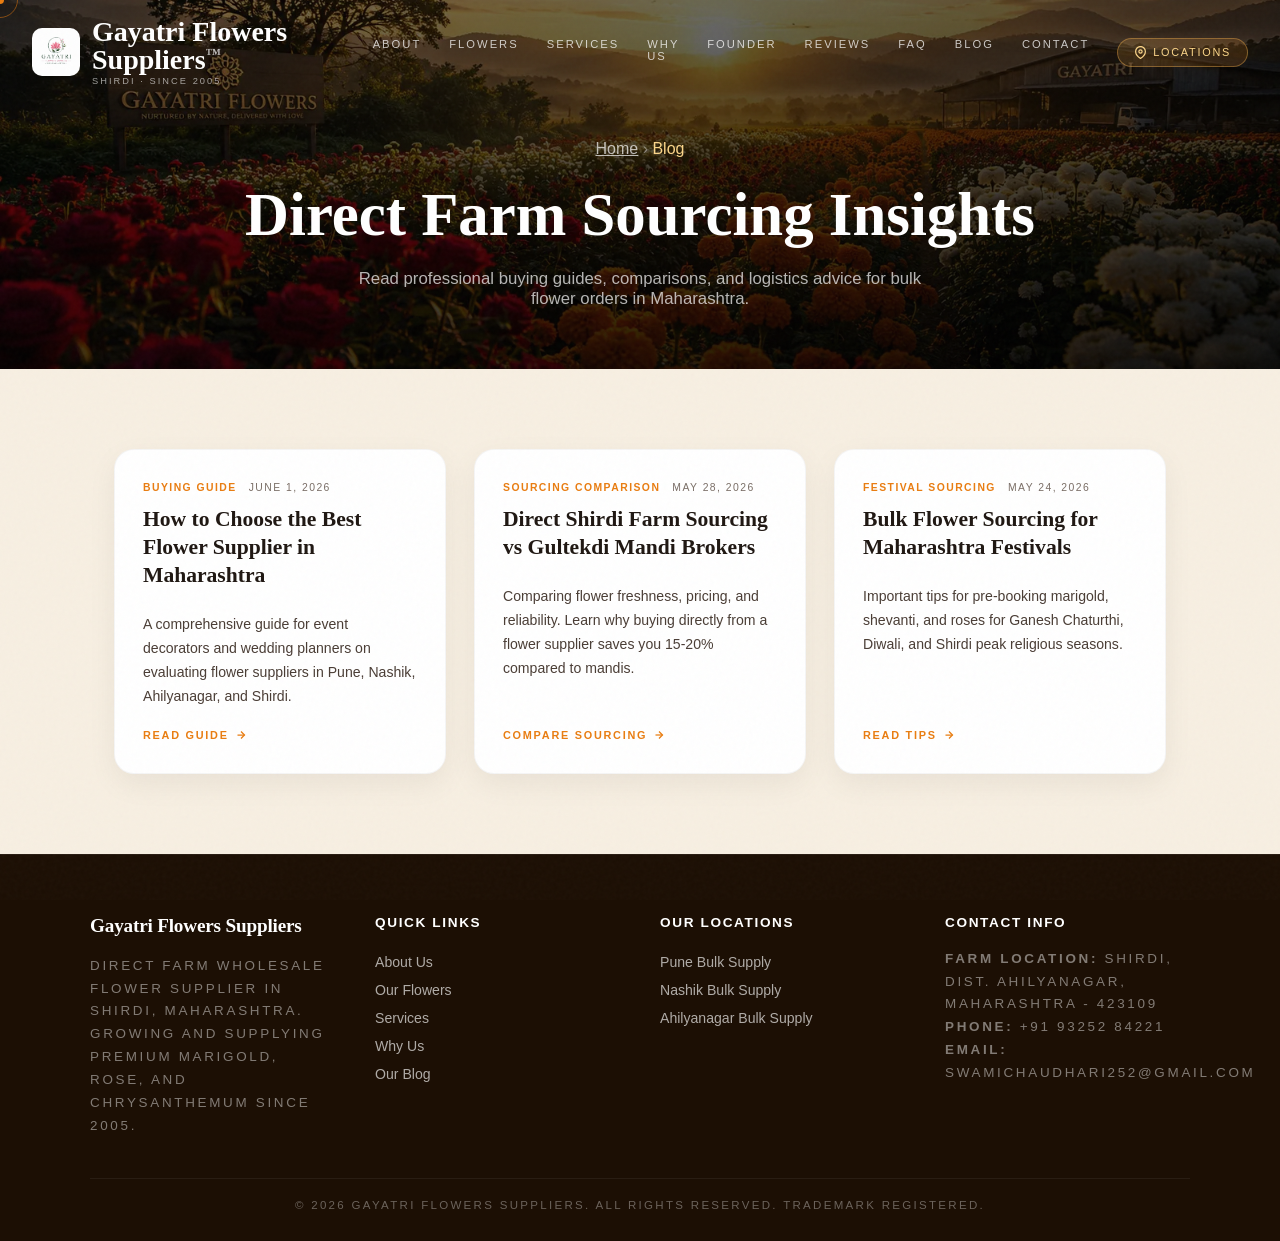
<file: blogs.html>
<!DOCTYPE html>
<html lang="en">
<head>
  <!-- Google tag (gtag.js) -->
  <script async src="https://www.googletagmanager.com/gtag/js?id=G-BQKNYNH786"></script>
  <script>
    window.dataLayer = window.dataLayer || [];
    function gtag(){dataLayer.push(arguments);}
    gtag('js', new Date());

    gtag('config', 'G-BQKNYNH786');
  </script>

  <meta charset="UTF-8" />
  <meta name="viewport" content="width=device-width, initial-scale=1.0" />

  <!-- ═══════════════════════════════════════════════
       PRIMARY SEO — BLOGS
  ═══════════════════════════════════════════════ -->
  <title>Flower Supply Insights & Sourcing Blogs | Gayatri Flowers</title>
  <meta name="description" content="Discover professional guides, comparison reports, and festival sourcing tips for wholesale flowers in Pune, Nashik, Ahilyanagar, and Shirdi. Learn why direct-farm flower supply outperforms local mandi brokers." />
  <meta name="keywords" content="best flower supplier, flower supplier, wholesale flower supplier, bulk flower supplier, Shirdi, Pune, Nashik, Ahilyanagar" />
  <meta name="author" content="Gayatri Flowers Suppliers, Shirdi, Maharashtra" />
  <meta name="robots" content="index, follow" />
  <link rel="canonical" href="https://www.gayatriflowerssuppliers.in/blogs" />

  <!-- ═══════════════════════════════════════════════
       OPEN GRAPH
  ═══════════════════════════════════════════════ -->
  <meta property="og:type" content="website" />
  <meta property="og:url" content="https://www.gayatriflowerssuppliers.in/blogs" />
  <meta property="og:title" content="Flower Sourcing Guides & Blogs | Gayatri Flowers Suppliers" />
  <meta property="og:description" content="Read expert sourcing advice on marigolds, roses, and chrysanthemums. Direct farm flower supplier insights for Pune, Nashik, Ahilyanagar, and Shirdi." />
  <meta property="og:image" content="https://www.gayatriflowerssuppliers.in/assets/og-image.jpg" />
  <meta property="og:locale" content="en_IN" />
  <meta property="og:site_name" content="Gayatri Flowers Suppliers" />

  <!-- ═══════════════════════════════════════════════
       RESOURCE HINTS
  ═══════════════════════════════════════════════ -->
  <link rel="preconnect" href="https://fonts.googleapis.com" />
  <link rel="preconnect" href="https://fonts.gstatic.com" crossorigin />
  <link rel="stylesheet" href="style.css" />

  <!-- ═══════════════════════════════════════════════
       FAVICON
  ═══════════════════════════════════════════════ -->
  <link rel="icon" href="assets/favicon.ico" sizes="any" />
  <link rel="icon" href="assets/icon.jpg" type="image/jpeg" />
</head>
<body>
  <a href="#main-content" class="skip-link">Skip to content</a>
  <div class="grain" aria-hidden="true"></div>
  <div class="cursor" id="cursor" aria-hidden="true"></div>
  <div class="cursor-follower" id="cursorFollower" aria-hidden="true"></div>

  <!-- NAVBAR -->
  <header class="navbar" role="banner">
    <div class="logo">
      <a href="index.html" class="brand" aria-label="Go to Gayatri Flowers Suppliers homepage">
        <div class="brand-image" aria-hidden="true">
          <img src="assets/icon.jpg" alt="Gayatri Flowers Suppliers logo" />
        </div>
        <div class="brand-text">
          <span>Gayatri Flowers Suppliers<sup style="font-size:.55em;vertical-align:super;opacity:.7">™</sup></span>
          <small>Shirdi &middot; Since 2005</small>
        </div>
      </a>
    </div>
    <nav role="navigation" aria-label="Main navigation">
      <a href="index.html#about">About</a>
      <a href="index.html#flowers">Flowers</a>
      <a href="index.html#services">Services</a>
      <a href="index.html#why-us">Why Us</a>
      <a href="index.html#founder">Founder</a>
      <a href="index.html#reviews">Reviews</a>
      <a href="index.html#faq">FAQ</a>
      <a href="blogs">Blog</a>
      <a href="index.html#contact">Contact</a>
      <button class="locations-btn" id="locationsBtn" aria-haspopup="true" aria-expanded="false" aria-controls="locationPanel">
        <svg width="13" height="13" viewBox="0 0 24 24" fill="none" stroke="currentColor" stroke-width="2.2" aria-hidden="true"><path d="M21 10c0 7-9 13-9 13s-9-6-9-13a9 9 0 0118 0z"/><circle cx="12" cy="10" r="3"/></svg>
        Locations
      </button>
    </nav>
    <div class="menu-toggle" id="menuToggle" aria-label="Toggle menu" aria-expanded="false">
      <span></span><span></span>
    </div>
  </header>

  <!-- LOCATION PANEL -->
  <div class="location-panel-overlay" id="locOverlay" aria-hidden="true"></div>
  <aside class="location-panel" id="locationPanel" role="dialog" aria-modal="true" aria-label="Our delivery locations">
    <div class="lp-header">
      <div>
        <p class="lp-eyebrow">We Deliver To</p>
        <h2 class="lp-title">Our Locations</h2>
      </div>
      <button class="lp-close" id="lpClose" aria-label="Close locations panel">
        <svg width="18" height="18" viewBox="0 0 24 24" fill="none" stroke="currentColor" stroke-width="2" aria-hidden="true"><line x1="18" y1="6" x2="6" y2="18"/><line x1="6" y1="6" x2="18" y2="18"/></svg>
      </button>
    </div>

    <p class="lp-intro">Bulk flowers dispatched from our Shirdi farm directly to your city — no mandi, no middlemen.</p>

    <div class="lp-cities">
      <a href="nashik" class="lp-city-card">
        <div class="lp-city-icon" aria-hidden="true">🌼</div>
        <div class="lp-city-info">
          <span class="lp-city-name">Nashik</span>
          <span class="lp-city-meta">~90 km · 3–4 hrs delivery</span>
          <span class="lp-city-tags">Zendu · Rose · Shevanti · Mogra</span>
        </div>
        <svg class="lp-arrow" width="16" height="16" viewBox="0 0 24 24" fill="none" stroke="currentColor" stroke-width="2" aria-hidden="true"><line x1="5" y1="12" x2="19" y2="12"/><polyline points="12 5 19 12 12 19"/></svg>
      </a>

      <a href="pune" class="lp-city-card">
        <div class="lp-city-icon" aria-hidden="true">🌹</div>
        <div class="lp-city-info">
          <span class="lp-city-name">Pune</span>
          <span class="lp-city-meta">~200 km · 4–6 hrs delivery</span>
          <span class="lp-city-tags">Zendu · Rose · Shevanti · Mogra</span>
        </div>
        <svg class="lp-arrow" width="16" height="16" viewBox="0 0 24 24" fill="none" stroke="currentColor" stroke-width="2" aria-hidden="true"><line x1="5" y1="12" x2="19" y2="12"/><polyline points="12 5 19 12 12 19"/></svg>
      </a>

      <a href="ahilyanagar" class="lp-city-card">
        <div class="lp-city-icon" aria-hidden="true">🌸</div>
        <div class="lp-city-info">
          <span class="lp-city-name">Ahilyanagar</span>
          <span class="lp-city-meta">~60 km · 1–2 hrs delivery</span>
          <span class="lp-city-tags">Zendu · Rose · Shevanti · Mogra</span>
        </div>
        <svg class="lp-arrow" width="16" height="16" viewBox="0 0 24 24" fill="none" stroke="currentColor" stroke-width="2" aria-hidden="true"><line x1="5" y1="12" x2="19" y2="12"/><polyline points="12 5 19 12 12 19"/></svg>
      </a>
    </div>

    <div class="lp-footer">
      <p class="lp-footer-text">Don't see your city?</p>
      <a href="https://wa.me/919325284221?text=Hello%2C%20I%20need%20bulk%20flowers%20delivered%20to%20my%20city.%20Please%20confirm%20if%20you%20deliver%20here." class="lp-wa-btn" target="_blank" rel="noopener">
        <svg width="15" height="15" viewBox="0 0 24 24" fill="currentColor" aria-hidden="true"><path d="M17.472 14.382c-.297-.149-1.758-.867-2.03-.967-.273-.099-.471-.148-.67.15-.197.297-.767.966-.94 1.164-.173.199-.347.223-.644.075-.297-.15-1.255-.463-2.39-1.475-.883-.788-1.48-1.761-1.653-2.059-.173-.297-.018-.458.13-.606.134-.133.298-.347.446-.52.149-.174.198-.298.298-.497.099-.198.05-.371-.025-.52-.075-.149-.669-1.612-.916-2.207-.242-.579-.487-.5-.669-.51-.173-.008-.371-.01-.57-.01-.198 0-.52.074-.792.372-.272.297-1.04 1.016-1.04 2.479 0 1.462 1.065 2.875 1.213 3.074.149.198 2.096 3.2 5.077 4.487.709.306 1.262.489 1.694.625.712.227 1.36.195 1.871.118.571-.085 1.758-.719 2.006-1.413.248-.694.248-1.289.173-1.413-.074-.124-.272-.198-.57-.347m-5.421 7.403h-.004a9.87 9.87 0 01-5.031-1.378l-.361-.214-3.741.982.998-3.648-.235-.374a9.86 9.86 0 01-1.51-5.26c.001-5.45 4.436-9.884 9.888-9.884 2.64 0 5.122 1.03 6.988 2.898a9.825 9.825 0 012.893 6.994c-.003 5.45-4.437 9.884-9.885 9.884m8.413-18.297A11.815 11.815 0 0012.05 0C5.495 0 .16 5.335.157 11.892c0 2.096.547 4.142 1.588 5.945L.057 24l6.305-1.654a11.882 11.882 0 005.683 1.448h.005c6.554 0 11.89-5.335 11.893-11.893a11.821 11.821 0 00-3.48-8.413Z"/></svg>
        WhatsApp Us — We'll Confirm
      </a>
    </div>
  </aside>

  <!-- MOBILE NAVIGATION -->
  <div class="mobile-nav" id="mobileNav" role="navigation" aria-label="Mobile navigation">
    <a href="index.html" class="mobile-link">Home</a>
    <a href="index.html#about" class="mobile-link">About</a>
    <a href="index.html#flowers" class="mobile-link">Flowers</a>
    <a href="index.html#services" class="mobile-link">Services</a>
    <a href="index.html#why-us" class="mobile-link">Why Us</a>
    <a href="index.html#founder" class="mobile-link">Founder</a>
    <a href="index.html#reviews" class="mobile-link">Reviews</a>
    <a href="index.html#faq" class="mobile-link">FAQ</a>
    <a href="index.html#contact" class="mobile-link">Contact</a>
    <button class="mobile-link" id="mobileLocBtn" style="background:none;border:none;text-align:left;cursor:pointer;width:100%;display:flex;align-items:center;gap:8px;padding:0;font-size:inherit;font-family:inherit;">
      <svg width="13" height="13" viewBox="0 0 24 24" fill="none" stroke="currentColor" stroke-width="2.2" aria-hidden="true"><path d="M21 10c0 7-9 13-9 13s-9-6-9-13a9 9 0 0118 0z"/><circle cx="12" cy="10" r="3"/></svg>
      Locations
    </button>
    <a href="blogs" class="mobile-link">Blog</a>
  </div>

  <!-- HEADER -->
  <section style="padding: 140px 24px 60px; background: linear-gradient(170deg, rgba(0,0,0,0.5) 0%, rgba(0,0,0,0.9) 100%), url('assets/hero-bg.webp') center/cover no-repeat; color: white; text-align: center;" aria-label="Blog page hero">
    <div class="breadcrumb-bar" aria-label="Breadcrumb" style="padding-top: 0; margin-bottom: 24px; background: transparent; box-shadow: none;">
      <a href="index.html" style="color: rgba(255,255,255,0.7);">Home</a>
      <span style="color: rgba(255,255,255,0.4);">›</span>
      <span style="color: var(--gold-light);">Blog</span>
    </div>
    <h1 style="font-family:var(--font-serif); font-size: clamp(2.2rem, 5vw, 3.8rem); line-height: 1.1; font-weight: 600; max-width: 900px; margin: 0 auto 20px;">
      Direct Farm Sourcing Insights
    </h1>
    <p style="font-size: 1.05rem; color: rgba(255,255,255,0.7); max-width: 600px; margin: 0 auto;">
      Read professional buying guides, comparisons, and logistics advice for bulk flower orders in Maharashtra.
    </p>
  </section>

  <!-- MAIN CONTENT -->
  <main id="main-content" style="max-width: 1100px; margin: 0 auto; padding: 80px 24px;">
    <div class="blog-grid">
      
      <!-- CARD 1 -->
      <article class="blog-card reveal" style="padding:32px 28px;">
        <div class="blog-card-meta">
          <span class="category">Buying Guide</span>
          <span class="date">June 1, 2026</span>
        </div>
        <a href="blog/best-flower-supplier-guide" class="blog-card-title" style="margin-bottom:24px;display:block;">
          How to Choose the Best Flower Supplier in Maharashtra
        </a>
        <p class="blog-card-excerpt" style="margin-bottom: 20px; font-size: 0.88rem; line-height: 1.7; color: var(--text-soft);">
          A comprehensive guide for event decorators and wedding planners on evaluating flower suppliers in Pune, Nashik, Ahilyanagar, and Shirdi.
        </p>
        <a href="blog/best-flower-supplier-guide" class="blog-card-link">
          Read Guide
          <svg width="12" height="12" viewBox="0 0 24 24" fill="none" stroke="currentColor" stroke-width="2.5" aria-hidden="true"><line x1="5" y1="12" x2="19" y2="12"/><polyline points="12 5 19 12 12 19"/></svg>
        </a>
      </article>

      <!-- CARD 2 -->
      <article class="blog-card reveal" style="padding:32px 28px;">
        <div class="blog-card-meta">
          <span class="category">Sourcing Comparison</span>
          <span class="date">May 28, 2026</span>
        </div>
        <a href="blog/direct-farm-vs-mandi" class="blog-card-title" style="margin-bottom:24px;display:block;">
          Direct Shirdi Farm Sourcing vs Gultekdi Mandi Brokers
        </a>
        <p class="blog-card-excerpt" style="margin-bottom: 20px; font-size: 0.88rem; line-height: 1.7; color: var(--text-soft);">
          Comparing flower freshness, pricing, and reliability. Learn why buying directly from a flower supplier saves you 15-20% compared to mandis.
        </p>
        <a href="blog/direct-farm-vs-mandi" class="blog-card-link">
          Compare Sourcing
          <svg width="12" height="12" viewBox="0 0 24 24" fill="none" stroke="currentColor" stroke-width="2.5" aria-hidden="true"><line x1="5" y1="12" x2="19" y2="12"/><polyline points="12 5 19 12 12 19"/></svg>
        </a>
      </article>

      <!-- CARD 3 -->
      <article class="blog-card reveal" style="padding:32px 28px;">
        <div class="blog-card-meta">
          <span class="category">Festival Sourcing</span>
          <span class="date">May 24, 2026</span>
        </div>
        <a href="blog/maharashtra-festival-sourcing" class="blog-card-title" style="margin-bottom:24px;display:block;">
          Bulk Flower Sourcing for Maharashtra Festivals
        </a>
        <p class="blog-card-excerpt" style="margin-bottom: 20px; font-size: 0.88rem; line-height: 1.7; color: var(--text-soft);">
          Important tips for pre-booking marigold, shevanti, and roses for Ganesh Chaturthi, Diwali, and Shirdi peak religious seasons.
        </p>
        <a href="blog/maharashtra-festival-sourcing" class="blog-card-link">
          Read Tips
          <svg width="12" height="12" viewBox="0 0 24 24" fill="none" stroke="currentColor" stroke-width="2.5" aria-hidden="true"><line x1="5" y1="12" x2="19" y2="12"/><polyline points="12 5 19 12 12 19"/></svg>
        </a>
      </article>

    </div>
  </main>

  <!-- FOOTER -->
  <footer style="background: #1c0f04; color: rgba(255,255,255,0.65); padding: 60px 24px 30px; font-size: 0.88rem; border-top: 1px solid rgba(255,255,255,0.06);">
    <div style="max-width:1100px; margin:0 auto; display:grid; grid-template-columns: repeat(auto-fit, minmax(200px, 1fr)); gap:40px; margin-bottom:40px;">
      <div>
        <h3 style="color:white; font-family:var(--font-serif); font-size:1.2rem; margin-bottom:18px;">Gayatri Flowers Suppliers</h3>
        <p style="line-height:1.7; font-size:0.84rem; color:rgba(255,255,255,0.45);">Direct farm wholesale flower supplier in Shirdi, Maharashtra. Growing and supplying premium marigold, rose, and chrysanthemum since 2005.</p>
      </div>
      <div>
        <h3 style="color:white; font-family:var(--font-sans); font-size:0.85rem; text-transform:uppercase; letter-spacing:0.12em; margin-bottom:18px;">Quick Links</h3>
        <ul style="list-style:none; padding:0; line-height:2;">
          <li><a href="index.html#about" style="color:inherit; text-decoration:none;">About Us</a></li>
          <li><a href="index.html#flowers" style="color:inherit; text-decoration:none;">Our Flowers</a></li>
          <li><a href="index.html#services" style="color:inherit; text-decoration:none;">Services</a></li>
          <li><a href="index.html#why-us" style="color:inherit; text-decoration:none;">Why Us</a></li>
          <li><a href="blogs" style="color:inherit; text-decoration:none;">Our Blog</a></li>
        </ul>
      </div>
      <div>
        <h3 style="color:white; font-family:var(--font-sans); font-size:0.85rem; text-transform:uppercase; letter-spacing:0.12em; margin-bottom:18px;">Our Locations</h3>
        <ul style="list-style:none; padding:0; line-height:2;">
          <li><a href="pune" style="color:inherit; text-decoration:none;">Pune Bulk Supply</a></li>
          <li><a href="nashik" style="color:inherit; text-decoration:none;">Nashik Bulk Supply</a></li>
          <li><a href="ahilyanagar" style="color:inherit; text-decoration:none;">Ahilyanagar Bulk Supply</a></li>
        </ul>
      </div>
      <div>
        <h3 style="color:white; font-family:var(--font-sans); font-size:0.85rem; text-transform:uppercase; letter-spacing:0.12em; margin-bottom:18px;">Contact Info</h3>
        <p style="line-height:1.7; font-size:0.84rem; color:rgba(255,255,255,0.45); margin-bottom:10px;">
          <strong>Farm Location:</strong> Shirdi, Dist. Ahilyanagar, Maharashtra - 423109<br/>
          <strong>Phone:</strong> +91 93252 84221<br/>
          <strong>Email:</strong> swamichaudhari252@gmail.com
        </p>
      </div>
    </div>
    <div style="max-width:1100px; margin:0 auto; padding-top:20px; border-top:1px solid rgba(255,255,255,0.06); text-align:center; font-size:0.78rem; color:rgba(255,255,255,0.35);">
      <p>&copy; 2026 Gayatri Flowers Suppliers. All Rights Reserved. Trademark Registered.</p>
    </div>
  </footer>

  <script src="script.js" defer></script>
  <script>
    (function() {
      var btn      = document.getElementById('locationsBtn');
      var mobileBtn= document.getElementById('mobileLocBtn');
      var panel    = document.getElementById('locationPanel');
      var overlay  = document.getElementById('locOverlay');
      var closeBtn = document.getElementById('lpClose');

      function openPanel() {
        panel.classList.add('open');
        overlay.classList.add('active');
        panel.removeAttribute('aria-hidden');
        if (btn) btn.setAttribute('aria-expanded', 'true');
        document.body.classList.add('lock-scroll');
        setTimeout(function(){ closeBtn.focus(); }, 420);
      }

      function closePanel() {
        panel.classList.remove('open');
        overlay.classList.remove('active');
        panel.setAttribute('aria-hidden', 'true');
        if (btn) btn.setAttribute('aria-expanded', 'false');
        document.body.classList.remove('lock-scroll');
        if (btn) btn.focus();
      }

      if (btn)       btn.addEventListener('click', openPanel);
      if (mobileBtn) mobileBtn.addEventListener('click', function() {
        var mobileNav = document.getElementById('mobileNav');
        var menuToggle = document.getElementById('menuToggle');
        if (mobileNav)  mobileNav.classList.remove('open');
        if (menuToggle) menuToggle.classList.remove('open');
        openPanel();
      });
      if (closeBtn)  closeBtn.addEventListener('click', closePanel);
      if (overlay)   overlay.addEventListener('click', closePanel);

      document.addEventListener('keydown', function(e) {
        if (e.key === 'Escape' && panel.classList.contains('open')) closePanel();
      });

      panel.addEventListener('keydown', function(e) {
        if (e.key !== 'Tab') return;
        var focusable = panel.querySelectorAll('a, button, [tabindex]:not([tabindex="-1"])');
        var first = focusable[0];
        var last  = focusable[focusable.length - 1];
        if (e.shiftKey) {
          if (document.activeElement === first) { e.preventDefault(); last.focus(); }
        } else {
          if (document.activeElement === last)  { e.preventDefault(); first.focus(); }
        }
      });
    })();
  </script>
</body>
</html>
</file>
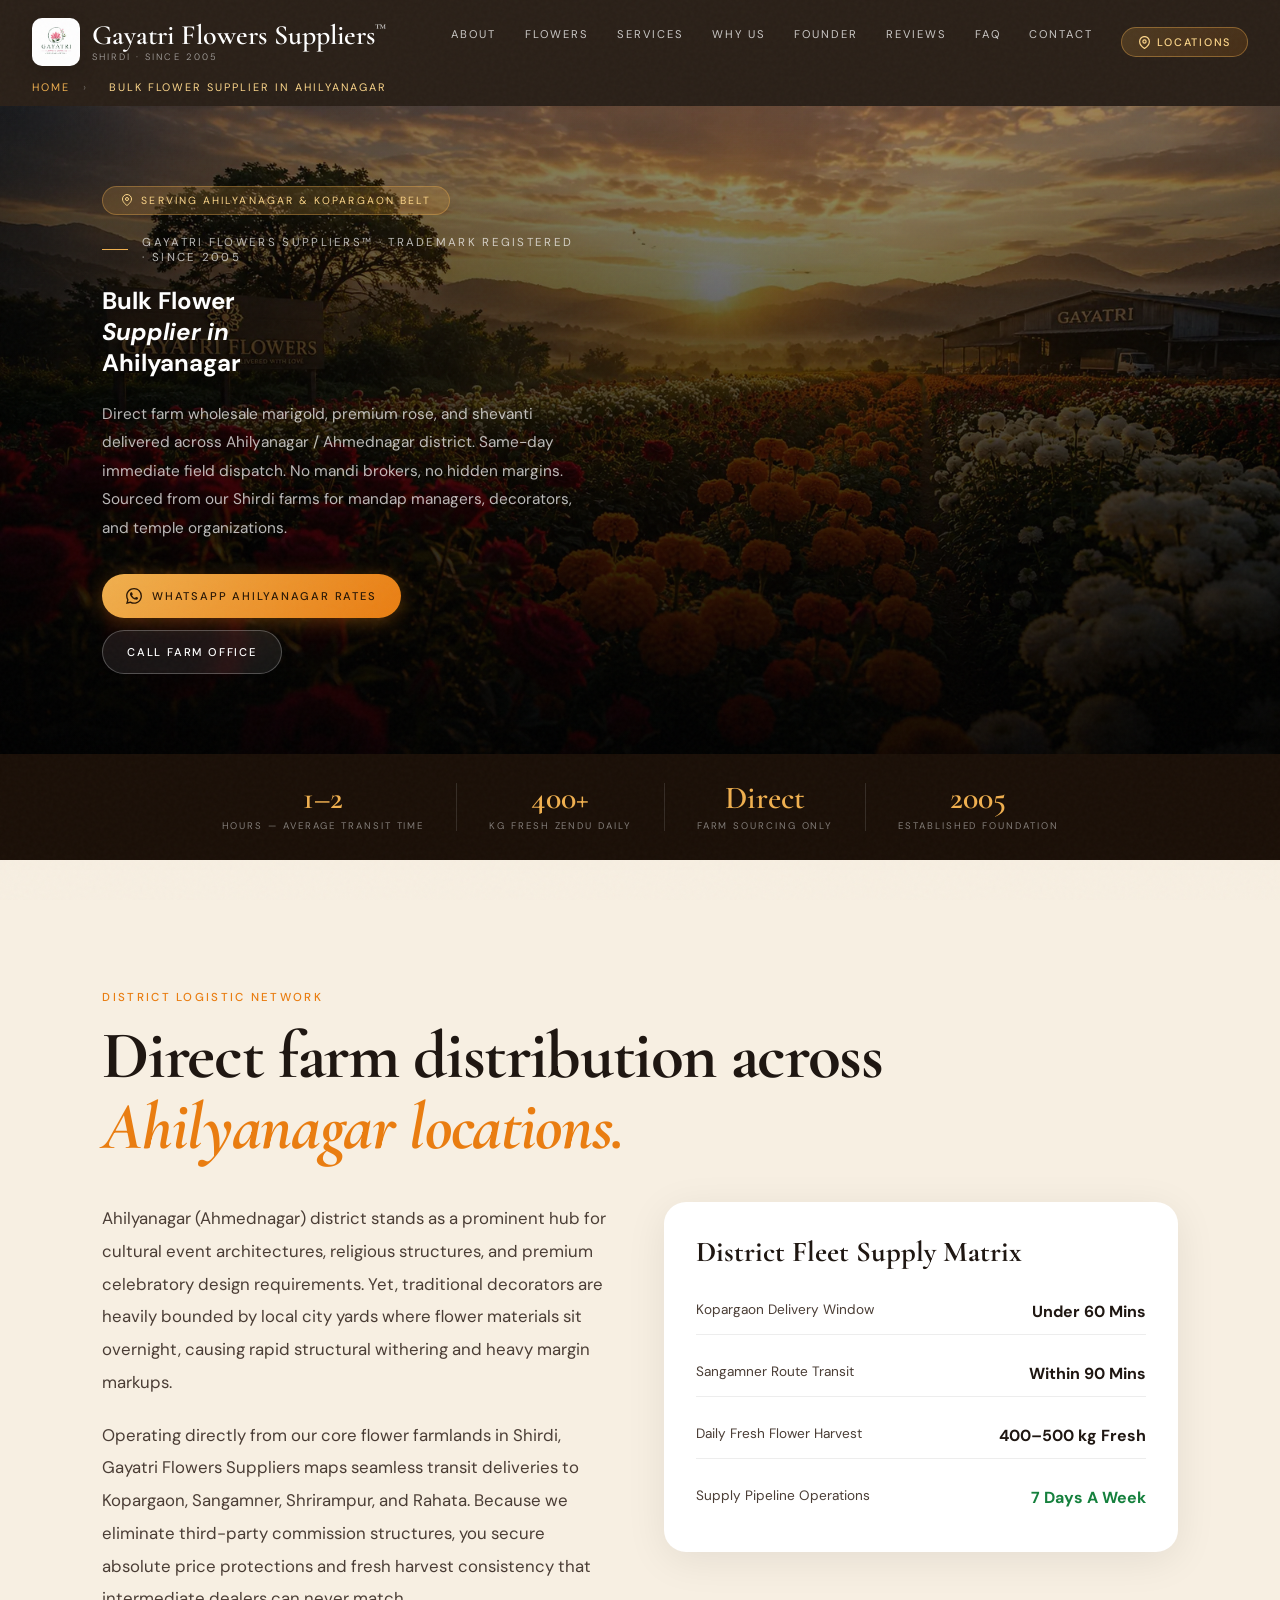
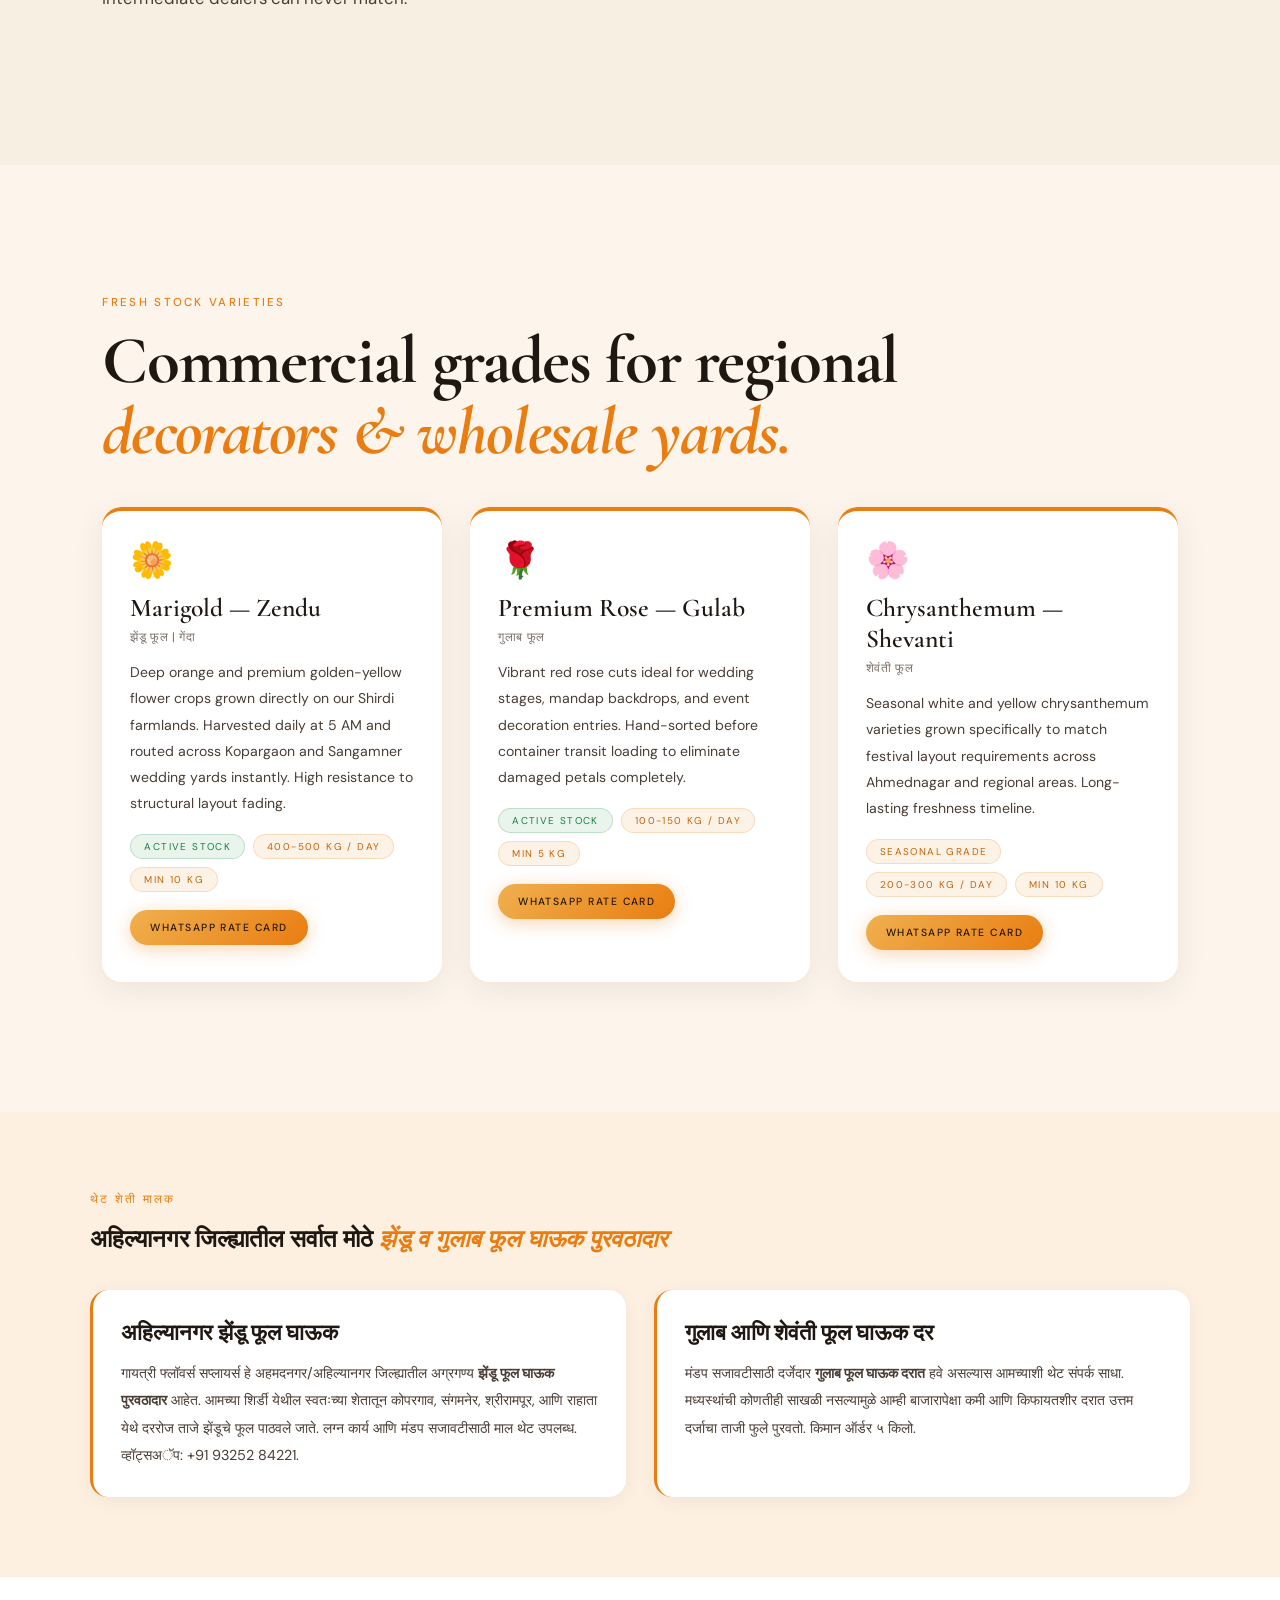
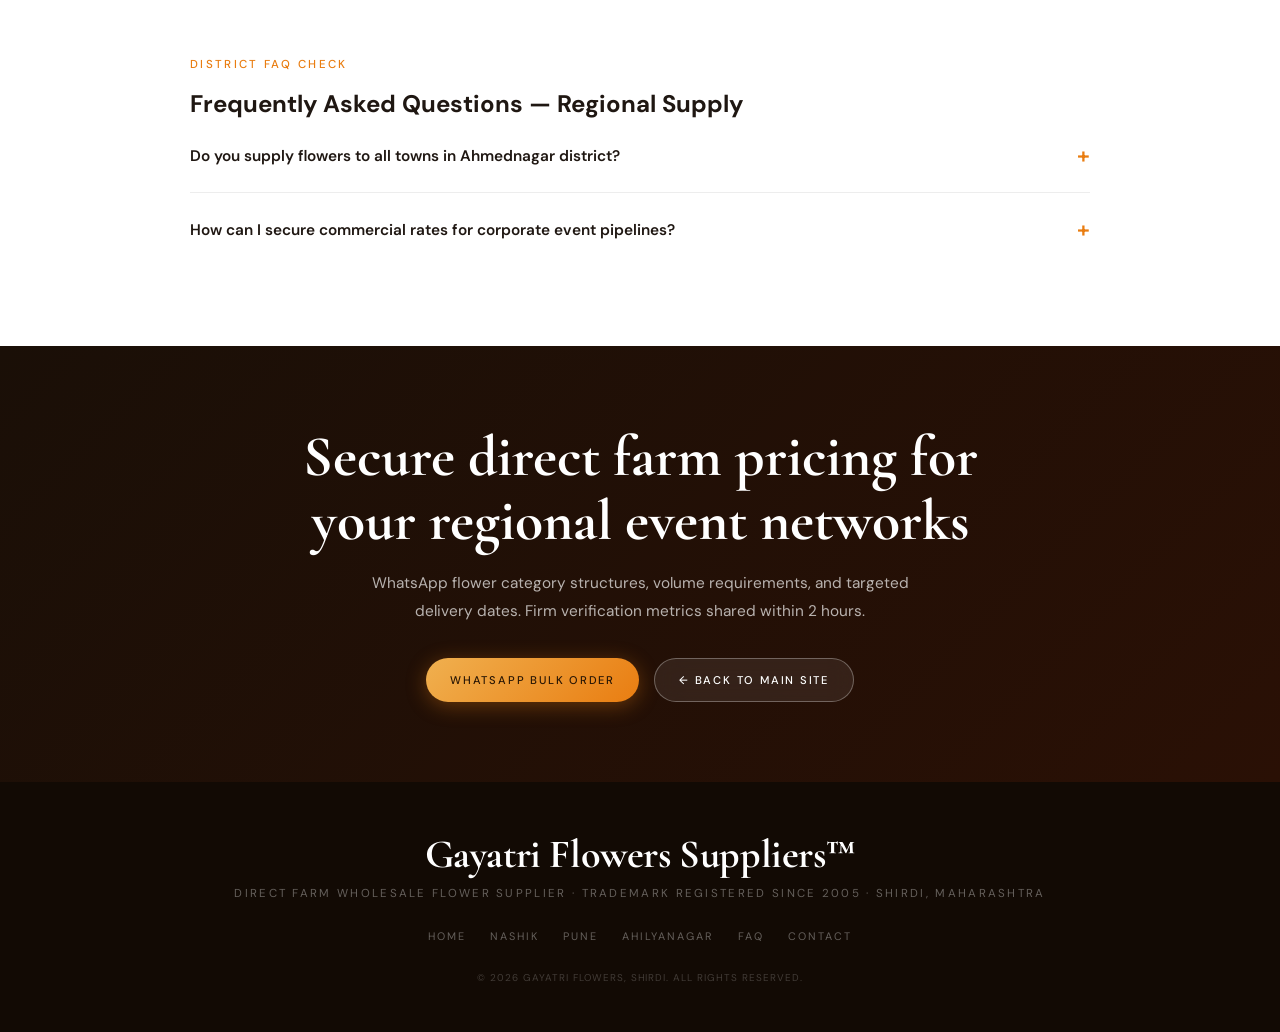
<file: bulk-flower-supplier-ahilyanagar.html>
<!DOCTYPE html>
<html lang="en">
<head>
  <meta charset="UTF-8" />
  <meta name="viewport" content="width=device-width, initial-scale=1.0" />

  <title>Bulk Flower Supplier in Ahilyanagar | Wholesale Zendu, Gulab  & Shevanti — Gayatri Flowers Suppliers</title>

  <meta name="description" content="Gayatri Flowers Suppliers™ delivers bulk wholesale flowers to Ahilyanagar (Ahmednagar) district — marigold (zendu), premium rose, shevanti, mogra & gaillardia. Direct farm pricing, no middlemen. Same-day dispatch from Shirdi field. Call +91 93252 84221." />

  <meta name="keywords" content="bulk flower supplier Ahilyanagar, wholesale flower supplier Ahmednagar, zendu phool supplier Ahilyanagar, marigold supplier Ahmednagar, shevanti supplier Kopargaon, gulab flower wholesale Sangamner, fresh flower supplier near Rahata, mandap flower Shrirampur, wedding flower supplier Ahilyanagar, अहिल्यानगर फूल पुरवठादार, अहमदनगर झेंडू फूल, संगमनेर गुलाब फूल घाऊक, कोपरगाव शेवंती फूल, flower wholesale ahmednagar maharashtra, best flower supplier ahilyanagar, bulk marigold ahmednagar" />

  <meta name="author" content="Gayatri Flowers Suppliers, Shirdi, Maharashtra" />
  <meta name="robots" content="index, follow, max-image-preview:large, max-snippet:-1, max-video-preview:-1" />
  <link rel="canonical" href="https://www.gayatriflowerssuppliers.in/bulk-flower-supplier-ahilyanagar" />

  <meta property="og:type"        content="website" />
  <meta property="og:url"         content="https://www.gayatriflowerssuppliers.in/bulk-flower-supplier-ahilyanagar" />
  <meta property="og:title"       content="Bulk Flower Supplier in Ahilyanagar — Gayatri Flowers Shirdi | Zendu, Rose, Shevanti Wholesale" />
  <meta property="og:description" content="Direct farm bulk flower supply to Ahilyanagar district from Shirdi. Zendu 400–500 kg/day, rose & shevanti at wholesale rates. Wedding, mandap, temple & event supply. No middlemen. WhatsApp: +91 93252 84221." />
  <meta property="og:image"       content="https://www.gayatriflowerssuppliers.in/assets/og-image.jpg" />
  <meta property="og:image:width"  content="1200" />
  <meta property="og:image:height" content="630" />
  <meta property="og:image:alt"   content="Gayatri Flowers Suppliers — Bulk Flower Supplier for Ahilyanagar Ahmednagar" />
  <meta property="og:locale"      content="en_IN" />
  <meta property="og:site_name"   content="Gayatri Flowers Suppliers" />

  <meta name="twitter:card"        content="summary_large_image" />
  <meta name="twitter:title"       content="Bulk Flower Supplier in Ahilyanagar — Gayatri Flowers Shirdi" />
  <meta name="twitter:description" content="Wholesale zendu, rose, shevanti from Shirdi to Ahilyanagar district. Direct farm pricing, same-day dispatch. Call +91 93252 84221." />
  <meta name="twitter:image"       content="https://www.gayatriflowerssuppliers.in/assets/og-image.jpg" />

  <meta name="geo.region"    content="IN-MH" />
  <meta name="geo.placename" content="Ahmednagar, Ahilyanagar, Maharashtra, India" />
  <meta name="geo.position"  content="19.0948;74.7480" />
  <meta name="ICBM"          content="19.0948, 74.7480" />

  <script type="application/ld+json">
  {
    "@context": "https://schema.org",
    "@type": "LocalBusiness",
    "name": "Gayatri Flowers Suppliers",
    "alternateName": ["Gayatri Flowers Ahilyanagar Supply", "Gayatri Phool Supplier Ahmednagar", "Gayatri Flowers Shirdi"],
    "image": "https://www.gayatriflowerssuppliers.in/assets/hero-bg.webp",
    "@id": "https://www.gayatriflowerssuppliers.in/#legal-entity",
    "url": "https://www.gayatriflowerssuppliers.in/bulk-flower-supplier-ahilyanagar",
    "telephone": "+919325284221",
    "email": "swamichaudhari252@gmail.com",
    "description": "Gayatri Flowers Suppliers is a direct farm wholesale bulk flower supplier in Shirdi, Maharashtra, delivering to Ahilyanagar (Ahmednagar) district since 2005. We supply bulk marigold (zendu), rose (gulab), chrysanthemum (shevanti), mogra jasmine and gaillardia to wedding planners, decorators, mandap contractors, temples, and retailers across Ahilyanagar city, Kopargaon, Sangamner, Shrirampur, and Rahata. No middlemen — farm-to-Ahilyanagar direct pricing.",
    "foundingDate": "2005",
    "priceRange": "₹₹",
    "founder": {
      "@type": "Person",
      "name": "Swami Chaudhari"
    },
    "address": {
      "@type": "PostalAddress",
      "streetAddress": "Shirdi",
      "addressLocality": "Shirdi",
      "addressRegion": "Maharashtra",
      "postalCode": "423109",
      "addressCountry": "IN"
    },
    "geo": {
      "@type": "GeoCoordinates",
      "latitude": 19.7646,
      "longitude": 74.4765
    },
    "areaServed": [
      { "@type": "City",   "name": "Ahmednagar" },
      { "@type": "City",   "name": "Ahilyanagar" },
      { "@type": "City",   "name": "Kopargaon" },
      { "@type": "City",   "name": "Sangamner" },
      { "@type": "City",   "name": "Shrirampur" },
      { "@type": "City",   "name": "Rahata" },
      { "@type": "City",   "name": "Loni" },
      { "@type": "City",   "name": "Nevasa" },
      { "@type": "City",   "name": "Rahuri" },
      { "@type": "City",   "name": "Akole" },
      { "@type": "City",   "name": "Shirdi" },
      { "@type": "State",  "name": "Maharashtra" }
    ],
    "sameAs": [
      "https://www.gayatriflowerssuppliers.in/",
      "https://wa.me/919325284221"
    ],
    "aggregateRating": {
      "@type": "AggregateRating",
      "ratingValue": "4.9",
      "bestRating": "5",
      "worstRating": "1",
      "ratingCount": "47",
      "reviewCount": "47"
    },
    "hasOfferCatalog": {
      "@type": "OfferCatalog",
      "name": "Wholesale Bulk Flowers — Ahilyanagar Supply",
      "itemListElement": [
        {
          "@type": "Offer",
          "itemOffered": {
            "@type": "Product",
            "name": "Bulk Marigold / Zendu Flowers — Ahilyanagar Delivery",
            "description": "Wholesale zendu marigold flowers from Shirdi to Ahmednagar/Ahilyanagar region. 400–500 kg daily capacity. Minimum 10 kg order. Same-day immediate dispatch from our fields."
          }
        },
        {
          "@type": "Offer",
          "itemOffered": {
            "@type": "Product",
            "name": "Wholesale Rose / Gulab Flowers — Ahilyanagar Delivery",
            "description": "Premium bulk rose flowers delivered to Ahilyanagar district from Shirdi farm. 100–150 kg daily capacity. Deep red and pink color sets."
          }
        },
        {
          "@type": "Offer",
          "itemOffered": {
            "@type": "Product",
            "name": "Bulk Chrysanthemum / Shevanti Flowers — Ahilyanagar Delivery",
            "description": "Wholesale shevanti chrysanthemum to Kopargaon, Sangamner, Ahmednagar. Yellow and white grades available. Minimum 10 kg order scale."
          }
        }
      ]
    },
    "openingHoursSpecification": {
      "@type": "OpeningHoursSpecification",
      "dayOfWeek": ["Monday","Tuesday","Wednesday","Thursday","Friday","Saturday","Sunday"],
      "opens": "06:00",
      "closes": "20:00"
    }
  }
  </script>

  <script type="application/ld+json">
  {
    "@context": "https://schema.org",
    "@type": "BreadcrumbList",
    "itemListElement": [
      {
        "@type": "ListItem",
        "position": 1,
        "name": "Home",
        "item": "https://www.gayatriflowerssuppliers.in/"
      },
      {
        "@type": "ListItem",
        "position": 2,
        "name": "Bulk Flower Supplier in Ahilyanagar",
        "item": "https://www.gayatriflowerssuppliers.in/bulk-flower-supplier-ahilyanagar"
      }
    ]
  }
  </script>

  <script type="application/ld+json">
  {
    "@context": "https://schema.org",
    "@type": "FAQPage",
    "mainEntity": [
      {
        "@type": "Question",
        "name": "Do you supply bulk flowers to Ahilyanagar and Ahmednagar district?",
        "acceptedAnswer": {
          "@type": "Answer",
          "text": "Yes. Gayatri Flowers Suppliers delivers bulk flowers from our own Shirdi fields to Ahilyanagar (Ahmednagar) city, Kopargaon, Sangamner, Shrirampur, Rahata, Loni, and Rahuri. Since Shirdi is inside the same district, our transit loops are incredibly fast—delivering orders within 1 to 2 hours of direct cut dispatch. WhatsApp requirements to +91 93252 84221."
        }
      },
      {
        "@type": "Question",
        "name": "What is the minimum order weight for delivery in Kopargaon or Sangamner?",
        "acceptedAnswer": {
          "@type": "Answer",
          "text": "Minimum order limit for marigold (zendu) and shevanti (chrysanthemum) across Ahilyanagar district is 10 kg. For premium rose (gulab), minimum order is 5 kg. We handle bulk wholesale shipments only; individual event loose packages or retail decoration units are not serviced."
        }
      },
      {
        "@type": "Question",
        "name": "How fresh are the marigold flower dispatches to Shrirampur or Rahata?",
        "acceptedAnswer": {
          "@type": "Answer",
          "text": "All flower dispatches are harvested fresh on the same morning before dawn. Because Rahata, Kopargaon, and Shrirampur are highly adjacent to our Shirdi farm nodes, the flowers reach your decoration spots at absolute field freshness within 60-90 minutes of order transit loading."
        }
      },
      {
        "@type": "Question",
        "name": "अहमदनगर / अहिल्यानगर जिल्ह्यात झेंडू आणि गुलाब फुलांचे घाऊक व्यापारी कोण आहेत?",
        "acceptedAnswer": {
          "@type": "Answer",
          "text": "गायत्री फ्लॉवर्स सप्लायर्स हे अहिल्यानगर (अहमदनगर) जिल्ह्यातील थेट शेती मालक आणि सर्वात मोठे घाऊक फूल पुरवठादार आहेत. आमच्याकडून कोपरगाव, संगमनेर, श्रीरामपूर, राहाता, आणि लोणी येथे ताजे झेंडू आणि गुलाब थेट डिस्पॅच केले जातात. संपर्क व्हॉट्सअॅप: +91 93252 84221."
        }
      }
    ]
  }
  </script>

  <link rel="preconnect" href="https://fonts.googleapis.com" />
  <link rel="preconnect" href="https://fonts.gstatic.com" crossorigin />
  <link rel="preload" as="style" href="https://fonts.googleapis.com/css2?family=Cormorant+Garamond:ital,wght@0,400;0,500;0,600;0,700;1,400;1,600&family=DM+Sans:ital,wght@0,300;0,400;0,500;0,600;1,400&display=swap" />
  <link rel="stylesheet" href="https://fonts.googleapis.com/css2?family=Cormorant+Garamond:ital,wght@0,400;0,500;0,600;0,700;1,400;1,600&family=DM+Sans:ital,wght@0,300;0,400;0,500;0,600;1,400&display=swap" media="print" onload="this.media='all'" />
  <noscript>
    <link rel="stylesheet" href="https://fonts.googleapis.com/css2?family=Cormorant+Garamond:ital,wght@0,400;0,500;0,600;0,700;1,400;1,600&family=DM+Sans:ital,wght@0,300;0,400;0,500;0,600;1,400&display=swap" />
  </noscript>

  <link rel="icon"  href="/assets/favicon.ico" sizes="any" />
  <link rel="icon"  href="assets/icon.jpg" type="image/svg+xml" />
  <link rel="apple-touch-icon" href="/assets/apple-touch-icon.png" />

  <link rel="stylesheet" href="style.css" />

  <style>
    .location-hero {
      min-height: 72vh;
      position: relative;
      display: flex;
      align-items: center;
      background: linear-gradient(170deg, rgba(0,0,0,0.08) 0%, rgba(0,0,0,0.78) 100%),
                  url('assets/hero-bg.webp') center/cover no-repeat;
    }
    .breadcrumb-bar {
      background: rgba(26,15,7,0.92);
      padding: 12px 32px;
      font-size: .68rem;
      text-transform: uppercase;
      letter-spacing: .18em;
      color: rgba(255,255,255,.55);
    }
    .breadcrumb-bar a { color: var(--gold); text-decoration: none; }
    .breadcrumb-bar a:hover { color: white; }
    .breadcrumb-bar span { color: rgba(255,255,255,.3); margin: 0 8px; }
    .location-badge {
      display: inline-flex;
      align-items: center;
      gap: 8px;
      background: rgba(240,176,79,.18);
      border: 1px solid rgba(240,176,79,.35);
      color: var(--gold-light);
      font-size: .65rem;
      letter-spacing: .2em;
      text-transform: uppercase;
      padding: 7px 18px;
      border-radius: 999px;
      margin-bottom: 20px;
    }
    .dist-strip {
      background: var(--bg-dark);
      color: white;
      padding: 28px 32px;
      display: flex;
      flex-wrap: wrap;
      justify-content: center;
      gap: 32px;
      align-items: center;
    }
    .dist-item { text-align: center; }
    .dist-val {
      font-family: var(--font-serif);
      font-size: 2rem;
      font-weight: 600;
      color: var(--gold);
      display: block;
      line-height: 1;
    }
    .dist-lbl {
      font-size: .6rem;
      text-transform: uppercase;
      letter-spacing: .2em;
      color: rgba(255,255,255,.45);
      margin-top: 5px;
      display: block;
    }
    .dist-sep { width: 1px; height: 48px; background: rgba(255,255,255,.12); }
    @media(max-width:640px){ .dist-sep { display: none; } }

    .supply-grid {
      display: grid;
      grid-template-columns: repeat(auto-fit, minmax(280px, 1fr));
      gap: 28px;
      margin-top: 40px;
    }
    .supply-card {
      background: white;
      border-radius: 20px;
      padding: 32px 28px;
      border-top: 4px solid var(--orange);
      box-shadow: 0 8px 32px rgba(0,0,0,.07);
      transition: transform .35s var(--ease-out), box-shadow .35s;
    }
    .supply-card:hover { transform: translateY(-5px); box-shadow: 0 20px 52px rgba(0,0,0,.12); }
    .supply-card-icon { font-size: 2.2rem; margin-bottom: 14px; display: block; line-height: 1; }
    .supply-card-name { font-family: var(--font-serif); font-size: 1.6rem; font-weight: 600; margin-bottom: 6px; color: var(--text); }
    .supply-card-name-mr { font-size: .75rem; color: var(--muted); letter-spacing: .05em; margin-bottom: 14px; display: block; }
    .supply-card-desc { font-size: .88rem; color: var(--text-soft); line-height: 1.85; margin-bottom: 18px; }
    .supply-meta-row { display: flex; flex-wrap: wrap; gap: 8px; margin-bottom: 18px; }
    .supply-meta-pill {
      font-size: .62rem; text-transform: uppercase; letter-spacing: .14em;
      padding: 5px 13px; border-radius: 999px;
      background: rgba(233,125,17,.1); border: 1px solid rgba(233,125,17,.2); color: var(--orange-deep);
    }
    .supply-meta-pill.green { background: rgba(21,128,61,.09); border-color: rgba(21,128,61,.2); color: #15803d; }
    .supply-wa-btn {
      display: inline-flex; align-items: center; gap: 8px;
      background: linear-gradient(135deg, var(--gold), var(--orange));
      color: #2a1705; padding: 11px 20px; border-radius: 999px;
      font-size: .65rem; text-transform: uppercase; letter-spacing: .14em; font-weight: 500;
      text-decoration: none; transition: transform .3s, box-shadow .3s;
      box-shadow: 0 4px 18px rgba(233,125,17,.32);
    }
    .supply-wa-btn:hover { transform: translateY(-2px); box-shadow: 0 8px 28px rgba(233,125,17,.45); }

    .area-coverage {
      background: var(--bg-dark);
      padding: 80px 24px;
      color: white;
    }
    .area-grid {
      display: grid;
      grid-template-columns: repeat(auto-fit, minmax(160px, 1fr));
      gap: 16px;
      margin-top: 36px;
      max-width: 900px;
      margin-left: auto;
      margin-right: auto;
    }
    .area-pill {
      background: rgba(255,255,255,.06);
      border: 1px solid rgba(255,255,255,.12);
      border-radius: 12px;
      padding: 16px 18px;
      text-align: center;
      font-size: .78rem;
      color: rgba(255,255,255,.8);
      letter-spacing: .04em;
      transition: background .3s, border-color .3s;
    }
    .area-pill:hover { background: rgba(240,176,79,.12); border-color: rgba(240,176,79,.3); color: var(--gold-light); }
    .area-pill small { display: block; font-size: .58rem; color: rgba(255,255,255,.35); letter-spacing: .14em; text-transform: uppercase; margin-top: 4px; }

    .testimonials-loc {
      background: #fdf5ec;
      padding: 80px 24px;
    }
    .testi-grid {
      display: grid;
      grid-template-columns: repeat(auto-fit, minmax(280px, 1fr));
      gap: 24px;
      margin-top: 36px;
      max-width: 1100px;
      margin-left: auto;
      margin-right: auto;
    }
    .testi-card {
      background: white;
      border-radius: 18px;
      padding: 28px 24px;
      box-shadow: 0 6px 28px rgba(0,0,0,.07);
      border-left: 3px solid var(--gold);
      display: flex; flex-direction: column;
    }
    .testi-stars { color: #f59e0b; font-size: .88rem; letter-spacing: 1.5px; margin-bottom: 12px; }
    .testi-text { font-size: .88rem; color: var(--text-soft); line-height: 1.9; flex: 1; margin-bottom: 16px; }
    .testi-author { font-weight: 500; font-size: .82rem; color: var(--text); }
    .testi-role { font-size: .64rem; text-transform: uppercase; letter-spacing: .14em; color: var(--muted); margin-top: 3px; }
    .testi-city { display: inline-block; font-size: .6rem; text-transform: uppercase; letter-spacing: .14em; color: #15803d; background: rgba(21,128,61,.08); border: 1px solid rgba(21,128,61,.18); border-radius: 999px; padding: 3px 10px; margin-top: 8px; }

    .faq-loc { background: white; padding: 80px 24px; }
    .faq-loc-inner { max-width: 900px; margin: 0 auto; }
    .faq-loc-item { border-bottom: 1px solid rgba(0,0,0,.07); padding: 22px 0; }
    .faq-loc-item:last-child { border-bottom: none; }
    .faq-loc-q {
      font-family: var(--font-sans); font-size: .96rem; font-weight: 600;
      color: var(--text); cursor: pointer;
      display: flex; justify-content: space-between; align-items: center; gap: 16px;
    }
    .faq-loc-q::after { content: '+'; font-size: 1.4rem; color: var(--orange); flex-shrink: 0; transition: transform .3s; }
    .faq-loc-item.open .faq-loc-q::after { transform: rotate(45deg); }
    .faq-loc-a { font-size: .88rem; color: var(--text-soft); line-height: 1.9; margin-top: 14px; display: none; }
    .faq-loc-item.open .faq-loc-a { display: block; }

    .marathi-sec {
      background: #fdf0e0;
      padding: 80px 24px;
    }
    .marathi-inner { max-width: 1100px; margin: 0 auto; }
    .marathi-grid {
      display: grid;
      grid-template-columns: repeat(auto-fit, minmax(300px, 1fr));
      gap: 28px;
      margin-top: 36px;
    }
    .marathi-card {
      background: white;
      border-radius: 18px;
      padding: 28px;
      border-left: 3px solid var(--orange);
      box-shadow: 0 4px 20px rgba(0,0,0,.05);
    }
    .marathi-card h3 {
      font-family: var(--font-serif);
      font-size: 1.4rem; color: var(--text);
      margin-bottom: 12px; line-height: 1.35;
    }
    .marathi-card p { font-size: .9rem; color: var(--text-soft); line-height: 1.9; }

    .cta-banner {
      background: linear-gradient(135deg, var(--bg-dark) 0%, #2a1005 100%);
      padding: 80px 24px;
      text-align: center;
      color: white;
    }
    .cta-banner h2 { font-family: var(--font-serif); font-size: clamp(2rem,5vw,3.6rem); margin-bottom: 16px; line-height: 1.1; }
    .cta-banner h2 em { color: var(--gold-light); font-style: italic; }
    .cta-banner p { font-size: .96rem; color: rgba(255,255,255,.68); max-width: 52ch; margin: 0 auto 32px; line-height: 1.85; }
    .cta-btns { display: flex; flex-wrap: wrap; justify-content: center; gap: 14px; }
  </style>
</head>

<body>

  <a href="#main-content" class="skip-link">Skip to content</a>
  <div class="grain" aria-hidden="true"></div>

  <header class="navbar" role="banner">
    <div class="logo">
      <a href="index.html" class="brand" aria-label="Go to Gayatri Flowers Suppliers homepage">
        <div class="brand-image" aria-hidden="true">
          <img src="assets/icon.jpg" alt="Gayatri Flowers Suppliers logo" />
        </div>
        <div class="brand-text">
          <span>Gayatri Flowers Suppliers<sup style="font-size:.55em;vertical-align:super;opacity:.7">™</sup></span>
          <small>Shirdi &middot; Since 2005</small>
        </div>
      </a>
    </div>
    <nav role="navigation" aria-label="Main navigation">
      <a href="index.html#about">About</a>
      <a href="index.html#flowers">Flowers</a>
      <a href="index.html#services">Services</a>
      <a href="index.html#why-us">Why Us</a>
      <a href="index.html#founder">Founder</a>
      <a href="index.html#reviews">Reviews</a>
      <a href="index.html#faq">FAQ</a>
      <a href="index.html#contact">Contact</a>
      <button class="locations-btn" id="locationsBtn" aria-haspopup="true" aria-expanded="false" aria-controls="locationPanel">
        <svg width="13" height="13" viewBox="0 0 24 24" fill="none" stroke="currentColor" stroke-width="2.2" aria-hidden="true"><path d="M21 10c0 7-9 13-9 13s-9-6-9-13a9 9 0 0118 0z"/><circle cx="12" cy="10" r="3"/></svg>
        Locations
      </button>
    </nav>
    <div class="menu-toggle" id="menuToggle" aria-label="Toggle menu" aria-expanded="false">
      <span></span><span></span>
    </div>
  </header>

  <div class="location-panel-overlay" id="locOverlay" aria-hidden="true"></div>
  <aside class="location-panel" id="locationPanel" role="dialog" aria-modal="true" aria-label="Our delivery locations">
    <div class="lp-header">
      <div>
        <p class="lp-eyebrow">We Deliver To</p>
        <h2 class="lp-title">Our Locations</h2>
      </div>
      <button class="lp-close" id="lpClose" aria-label="Close locations panel">
        <svg width="18" height="18" viewBox="0 0 24 24" fill="none" stroke="currentColor" stroke-width="2" aria-hidden="true"><line x1="18" y1="6" x2="6" y2="18"/><line x1="6" y1="6" x2="18" y2="18"/></svg>
      </button>
    </div>

    <p class="lp-intro">Bulk flowers dispatched from our Shirdi farm directly to your city — no mandi, no middlemen.</p>

    <div class="lp-cities">
      <a href="bulk-flower-supplier-nashik.html" class="lp-city-card">
        <div class="lp-city-icon" aria-hidden="true">🌼</div>
        <div class="lp-city-info">
          <span class="lp-city-name">Nashik</span>
          <span class="lp-city-meta">~90 km · 3–4 hrs delivery</span>
          <span class="lp-city-tags">Zendu · Rose · Shevanti · Mogra</span>
        </div>
        <svg class="lp-arrow" width="16" height="16" viewBox="0 0 24 24" fill="none" stroke="currentColor" stroke-width="2" aria-hidden="true"><line x1="5" y1="12" x2="19" y2="12"/><polyline points="12 5 19 12 12 19"/></svg>
      </a>

      <a href="bulk-flower-supplier-pune.html" class="lp-city-card">
        <div class="lp-city-icon" aria-hidden="true">🌹</div>
        <div class="lp-city-info">
          <span class="lp-city-name">Pune</span>
          <span class="lp-city-meta">~200 km · 4–6 hrs delivery</span>
          <span class="lp-city-tags">Zendu · Rose · Shevanti · Mogra</span>
        </div>
        <svg class="lp-arrow" width="16" height="16" viewBox="0 0 24 24" fill="none" stroke="currentColor" stroke-width="2" aria-hidden="true"><line x1="5" y1="12" x2="19" y2="12"/><polyline points="12 5 19 12 12 19"/></svg>
      </a>

      <a href="bulk-flower-supplier-ahilyanagar.html" class="lp-city-card is-current" aria-current="page">
        <div class="lp-city-icon" aria-hidden="true">🌸</div>
        <div class="lp-city-info">
          <span class="lp-city-name">Ahilyanagar</span>
          <span class="lp-city-meta">~60 km · 1–2 hrs delivery</span>
          <span class="lp-city-tags">Zendu · Rose · Shevanti · Mogra</span>
        </div>
        <svg class="lp-arrow" width="16" height="16" viewBox="0 0 24 24" fill="none" stroke="currentColor" stroke-width="2" aria-hidden="true"><line x1="5" y1="12" x2="19" y2="12"/><polyline points="12 5 19 12 12 19"/></svg>
      </a>
    </div>

    <div class="lp-footer">
      <p class="lp-footer-text">Don't see your city?</p>
      <a href="https://wa.me/919325284221?text=Hello%2C%20I%20need%20bulk%20flowers%20delivered%20to%20my%20city.%20Please%20confirm%20if%20you%20deliver%20here." class="lp-wa-btn" target="_blank" rel="noopener">
        <svg width="15" height="15" viewBox="0 0 24 24" fill="currentColor" aria-hidden="true"><path d="M17.472 14.382c-.297-.149-1.758-.867-2.03-.967-.273-.099-.471-.148-.67.15-.197.297-.767.966-.94 1.164-.173.199-.347.223-.644.075-.297-.15-1.255-.463-2.39-1.475-.883-.788-1.48-1.761-1.653-2.059-.173-.297-.018-.458.13-.606.134-.133.298-.347.446-.52.149-.174.198-.298.298-.497.099-.198.05-.371-.025-.52-.075-.149-.669-1.612-.916-2.207-.242-.579-.487-.5-.669-.51-.173-.008-.371-.01-.57-.01-.198 0-.52.074-.792.372-.272.297-1.04 1.016-1.04 2.479 0 1.462 1.065 2.875 1.213 3.074.149.198 2.096 3.2 5.077 4.487.709.306 1.262.489 1.694.625.712.227 1.36.195 1.871.118.571-.085 1.758-.719 2.006-1.413.248-.694.248-1.289.173-1.413-.074-.124-.272-.198-.57-.347m-5.421 7.403h-.004a9.87 9.87 0 01-5.031-1.378l-.361-.214-3.741.982.998-3.648-.235-.374a9.86 9.86 0 01-1.51-5.26c.001-5.45 4.436-9.884 9.888-9.884 2.64 0 5.122 1.03 6.988 2.898a9.825 9.825 0 012.893 6.994c-.003 5.45-4.437 9.884-9.885 9.884m8.413-18.297A11.815 11.815 0 0012.05 0C5.495 0 .16 5.335.157 11.892c0 2.096.547 4.142 1.588 5.945L.057 24l6.305-1.654a11.882 11.882 0 005.683 1.448h.005c6.554 0 11.89-5.335 11.893-11.893a11.821 11.821 0 00-3.48-8.413Z"/></svg>
        WhatsApp Us — We'll Confirm
      </a>
    </div>
  </aside>

  <div class="mobile-nav" id="mobileNav" role="navigation" aria-label="Mobile navigation">
    <a href="index.html" class="mobile-link">Home</a>
    <a href="index.html#about" class="mobile-link">About</a>
    <a href="index.html#flowers" class="mobile-link">Flowers</a>
    <a href="index.html#services" class="mobile-link">Services</a>
    <a href="index.html#why-us" class="mobile-link">Why Us</a>
    <a href="index.html#founder" class="mobile-link">Founder</a>
    <a href="index.html#reviews" class="mobile-link">Reviews</a>
    <a href="index.html#faq" class="mobile-link">FAQ</a>
    <a href="index.html#contact" class="mobile-link">Contact</a>
    <button class="mobile-link" id="mobileLocBtn" style="background:none;border:none;text-align:left;cursor:pointer;width:100%;display:flex;align-items:center;gap:8px;padding:0;font-size:inherit;font-family:inherit;">
      <svg width="13" height="13" viewBox="0 0 24 24" fill="none" stroke="currentColor" stroke-width="2.2" aria-hidden="true"><path d="M21 10c0 7-9 13-9 13s-9-6-9-13a9 9 0 0118 0z"/><circle cx="12" cy="10" r="3"/></svg>
      Locations
    </button>
  </div>

  <div class="breadcrumb-bar" aria-label="Breadcrumb" style="padding-top:80px;">
    <a href="index.html">Home</a>
    <span>›</span>
    <span style="color:var(--gold-light)">Bulk Flower Supplier in Ahilyanagar</span>
  </div>

  <section class="location-hero" id="hero" aria-label="Bulk flower supplier for Ahilyanagar — Gayatri Flowers Shirdi">
    <div class="hero-overlay" aria-hidden="true"></div>
    <div class="hero-content">
      <div class="location-badge" aria-label="Serving Ahmednagar district">
        <svg width="12" height="12" viewBox="0 0 24 24" fill="none" stroke="currentColor" stroke-width="2" aria-hidden="true"><path d="M21 10c0 7-9 13-9 13s-9-6-9-13a9 9 0 0118 0z"/><circle cx="12" cy="10" r="3"/></svg>
        Serving Ahilyanagar &amp; Kopargaon Belt
      </div>
      <div class="eyebrow reveal-fade">
        <span class="eyebrow-line" aria-hidden="true"></span>
        Gayatri Flowers Suppliers™ · Trademark Registered · Since 2005
      </div>
      <h1 class="reveal-up">
        Bulk Flower<br/><em>Supplier in</em><br/>Ahilyanagar
      </h1>
      <p class="hero-description reveal-up delay-1">
        Direct farm wholesale marigold, premium rose, and shevanti delivered across Ahilyanagar / Ahmednagar district. Same-day immediate field dispatch. No mandi brokers, no hidden margins. Sourced from our Shirdi farms for mandap managers, decorators, and temple organizations.
      </p>
      <div class="hero-buttons reveal-up delay-2">
        <a href="https://wa.me/919325284221?text=Hello%2C%20I%20am%20from%20Ahilyanagar%20and%20need%20bulk%20flower%20rates%20and%20availability%20from%20Gayatri%20Flowers%20Suppliers." class="primary-btn" target="_blank" rel="noopener" aria-label="WhatsApp for Ahilyanagar bulk rates">
          <svg width="16" height="16" viewBox="0 0 24 24" fill="currentColor" aria-hidden="true"><path d="M17.472 14.382c-.297-.149-1.758-.867-2.03-.967-.273-.099-.471-.148-.67.15-.197.297-.767.966-.94 1.164-.173.199-.347.223-.644.075-.297-.15-1.255-.463-2.39-1.475-.883-.788-1.48-1.761-1.653-2.059-.173-.297-.018-.458.13-.606.134-.133.298-.347.446-.52.149-.174.198-.298.298-.497.099-.198.05-.371-.025-.52-.075-.149-.669-1.612-.916-2.207-.242-.579-.487-.5-.669-.51-.173-.008-.371-.01-.57-.01-.198 0-.52.074-.792.372-.272.297-1.04 1.016-1.04 2.479 0 1.462 1.065 2.875 1.213 3.074.149.198 2.096 3.2 5.077 4.487.709.306 1.262.489 1.694.625.712.227 1.36.195 1.871.118.571-.085 1.758-.719 2.006-1.413.248-.694.248-1.289.173-1.413-.074-.124-.272-.198-.57-.347m-5.421 7.403h-.004a9.87 9.87 0 01-5.031-1.378l-.361-.214-3.741.982.998-3.648-.235-.374a9.86 9.86 0 01-1.51-5.26c.001-5.45 4.436-9.884 9.888-9.884 2.64 0 5.122 1.03 6.988 2.898a9.825 9.825 0 012.893 6.994c-.003 5.45-4.437 9.884-9.885 9.884m8.413-18.297A11.815 11.815 0 0012.05 0C5.495 0 .16 5.335.157 11.892c0 2.096.547 4.142 1.588 5.945L.057 24l6.305-1.654a11.882 11.882 0 005.683 1.448h.005c6.554 0 11.89-5.335 11.893-11.893a11.821 11.821 0 00-3.48-8.413Z"/></svg>
          WhatsApp Ahilyanagar Rates
        </a>
        <a href="tel:+919325284221" class="secondary-btn" aria-label="Call Gayatri Flowers Suppliers">Call Farm Office</a>
      </div>
    </div>
  </section>

  <div class="dist-strip" role="complementary" aria-label="Delivery metrics for Ahilyanagar district">
    <div class="dist-item">
      <span class="dist-val">1–2</span>
      <span class="dist-lbl">Hours — Average Transit Time</span>
    </div>
    <div class="dist-sep" aria-hidden="true"></div>
    <div class="dist-item">
      <span class="dist-val">400+</span>
      <span class="dist-lbl">Kg Fresh Zendu Daily</span>
    </div>
    <div class="dist-sep" aria-hidden="true"></div>
    <div class="dist-item">
      <span class="dist-val">Direct</span>
      <span class="dist-lbl">Farm Sourcing Only</span>
    </div>
    <div class="dist-sep" aria-hidden="true"></div>
    <div class="dist-item">
      <span class="dist-val">2005</span>
      <span class="dist-lbl">Established Foundation</span>
    </div>
  </div>

  <main id="main-content">

  <section class="section" id="about-ahilyanagar" style="background:var(--bg);">
    <div style="max-width:1100px;margin:0 auto;">
      <p class="section-tag reveal" style="color:var(--orange)">District Logistic Network</p>
      <h2 style="font-family:var(--font-serif);font-size:clamp(2.4rem,6vw,4.2rem);line-height:1.05;letter-spacing:-.02em;margin-bottom:24px;">
        Direct farm distribution across<br/><em style="color:var(--orange);font-style:italic;">Ahilyanagar locations.</em>
      </h2>
      <div style="display:grid;grid-template-columns:repeat(auto-fit,minmax(320px,1fr));gap:48px;margin-top:40px;align-items:start;">
        <div>
          <p style="font-size:1.05rem;line-height:1.95;color:var(--text-soft);margin-bottom:20px;">
            Ahilyanagar (Ahmednagar) district stands as a prominent hub for cultural event architectures, religious structures, and premium celebratory design requirements. Yet, traditional decorators are heavily bounded by local city yards where flower materials sit overnight, causing rapid structural withering and heavy margin markups.
          </p>
          <p style="font-size:1.05rem;line-height:1.95;color:var(--text-soft);margin-bottom:20px;">
            Operating directly from our core flower farmlands in Shirdi, Gayatri Flowers Suppliers maps seamless transit deliveries to Kopargaon, Sangamner, Shrirampur, and Rahata. Because we eliminate third-party commission structures, you secure absolute price protections and fresh harvest consistency that intermediate dealers can never match.
          </p>
        </div>
        <div>
          <div style="background:white;border-radius:22px;padding:32px;box-shadow:0 8px 40px rgba(0,0,0,.08);">
            <h3 style="font-family:var(--font-serif);font-size:1.8rem;margin-bottom:20px;color:var(--text);">District Fleet Supply Matrix</h3>
            <div style="display:flex;flex-direction:column;gap:16px;">
              <div style="display:flex;justify-content:space-between;padding:12px 0;border-bottom:1px solid rgba(0,0,0,.07);"><span style="font-size:.85rem;color:var(--text-soft)">Kopargaon Delivery Window</span><strong>Under 60 Mins</strong></div>
              <div style="display:flex;justify-content:space-between;padding:12px 0;border-bottom:1px solid rgba(0,0,0,.07);"><span style="font-size:.85rem;color:var(--text-soft)">Sangamner Route Transit</span><strong>Within 90 Mins</strong></div>
              <div style="display:flex;justify-content:space-between;padding:12px 0;border-bottom:1px solid rgba(0,0,0,.07);"><span style="font-size:.85rem;color:var(--text-soft)">Daily Fresh Flower Harvest</span><strong>400–500 kg Fresh</strong></div>
              <div style="display:flex;justify-content:space-between;padding:12px 0;"><span style="font-size:.85rem;color:var(--text-soft)">Supply Pipeline Operations</span><strong style="color:#15803d">7 Days A Week</strong></div>
            </div>
          </div>
        </div>
      </div>
    </div>
  </section>

  <section class="section" id="catalog-ahilyanagar" style="background:#fdf5ec;">
    <div style="max-width:1100px;margin:0 auto;">
      <p class="section-tag reveal" style="color:var(--orange)">Fresh Stock Varieties</p>
      <h2 style="font-family:var(--font-serif);font-size:clamp(2.4rem,6vw,4.2rem);line-height:1.05;letter-spacing:-.02em;margin-bottom:12px;">
        Commercial grades for regional<br/><em style="color:var(--orange);font-style:italic;">decorators &amp; wholesale yards.</em>
      </h2>
      <div class="supply-grid">

        <div class="supply-card">
          <span class="supply-card-icon" aria-hidden="true">🌼</span>
          <div class="supply-card-name">Marigold — Zendu</div>
          <span class="supply-card-name-mr">झेंडू फूल | गेंदा</span>
          <p class="supply-card-desc">Deep orange and premium golden-yellow flower crops grown directly on our Shirdi farmlands. Harvested daily at 5 AM and routed across Kopargaon and Sangamner wedding yards instantly. High resistance to structural layout fading.</p>
          <div class="supply-meta-row">
            <span class="supply-meta-pill green">Active Stock</span>
            <span class="supply-meta-pill">400-500 kg / Day</span>
            <span class="supply-meta-pill">Min 10 kg</span>
          </div>
          <a href="https://wa.me/919325284221?text=Hello%2C%20I%20need%20bulk%20Zendu%20Marigold%20for%20Ahilyanagar.%20Share%20rates." class="supply-wa-btn" target="_blank" rel="noopener">
            WhatsApp Rate Card
          </a>
        </div>

        <div class="supply-card">
          <span class="supply-card-icon" aria-hidden="true">🌹</span>
          <div class="supply-card-name">Premium Rose — Gulab</div>
          <span class="supply-card-name-mr">गुलाब फूल</span>
          <p class="supply-card-desc">Vibrant red rose cuts ideal for wedding stages, mandap backdrops, and event decoration entries. Hand-sorted before container transit loading to eliminate damaged petals completely.</p>
          <div class="supply-meta-row">
            <span class="supply-meta-pill green">Active Stock</span>
            <span class="supply-meta-pill">100-150 kg / Day</span>
            <span class="supply-meta-pill">Min 5 kg</span>
          </div>
          <a href="https://wa.me/919325284221?text=Hello%2C%20I%20need%20bulk%20Rose%20for%20Ahilyanagar.%20Share%20rates." class="supply-wa-btn" target="_blank" rel="noopener">
            WhatsApp Rate Card
          </a>
        </div>

        <div class="supply-card">
          <span class="supply-card-icon" aria-hidden="true">🌸</span>
          <div class="supply-card-name">Chrysanthemum — Shevanti</div>
          <span class="supply-card-name-mr">शेवंती फूल</span>
          <p class="supply-card-desc">Seasonal white and yellow chrysanthemum varieties grown specifically to match festival layout requirements across Ahmednagar and regional areas. Long-lasting freshness timeline.</p>
          <div class="supply-meta-row">
            <span class="supply-meta-pill">Seasonal Grade</span>
            <span class="supply-meta-pill">200-300 kg / Day</span>
            <span class="supply-meta-pill">Min 10 kg</span>
          </div>
          <a href="https://wa.me/919325284221?text=Hello%2C%20I%20need%20bulk%20Shevanti%20for%20Ahilyanagar.%20Share%20rates." class="supply-wa-btn" target="_blank" rel="noopener">
            WhatsApp Rate Card
          </a>
        </div>

      </div>
    </div>
  </section>

  <section class="marathi-sec">
    <div class="marathi-inner">
      <p class="section-tag" style="color:var(--orange)">थेट शेती मालक</p>
      <h2>अहिल्यानगर जिल्ह्यातील सर्वात मोठे <em style="color:var(--orange);font-style:italic;">झेंडू व गुलाब फूल घाऊक पुरवठादार</em></h2>
      <div class="marathi-grid">
        <div class="marathi-card">
          <h3>अहिल्यानगर झेंडू फूल घाऊक</h3>
          <p>गायत्री फ्लॉवर्स सप्लायर्स हे अहमदनगर/अहिल्यानगर जिल्ह्यातील अग्रगण्य <strong>झेंडू फूल घाऊक पुरवठादार</strong> आहेत. आमच्या शिर्डी येथील स्वतःच्या शेतातून कोपरगाव, संगमनेर, श्रीरामपूर, आणि राहाता येथे दररोज ताजे झेंडूचे फूल पाठवले जाते. लग्न कार्य आणि मंडप सजावटीसाठी माल थेट उपलब्ध. व्हॉट्सअॅप: +91 93252 84221.</p>
        </div>
        <div class="marathi-card">
          <h3>गुलाब आणि शेवंती फूल घाऊक दर</h3>
          <p>मंडप सजावटीसाठी दर्जेदार <strong>गुलाब फूल घाऊक दरात</strong> हवे असल्यास आमच्याशी थेट संपर्क साधा. मध्यस्थांची कोणतीही साखळी नसल्यामुळे आम्ही बाजारापेक्षा कमी आणि किफायतशीर दरात उत्तम दर्जाचा ताजी फुले पुरवतो. किमान ऑर्डर ५ किलो.</p>
        </div>
      </div>
    </div>
  </section>

  <section class="faq-loc">
    <div class="faq-loc-inner">
      <p class="section-tag" style="color:var(--orange)">District FAQ Check</p>
      <h2>Frequently Asked Questions — Regional Supply</h2>
      <div class="faq-loc-item">
        <div class="faq-loc-q" tabindex="0" role="button" aria-expanded="false">Do you supply flowers to all towns in Ahmednagar district?</div>
        <div class="faq-loc-a">Yes. We deliver bulk wholesale shipments to Ahilyanagar city, Kopargaon, Sangamner, Shrirampur, Rahata, Nevasa, and Rahuri. Sourced directly from our farms in Shirdi, the transit speed ensures maximum quality retention.</div>
      </div>
      <div class="faq-loc-item">
        <div class="faq-loc-q" tabindex="0" role="button" aria-expanded="false">How can I secure commercial rates for corporate event pipelines?</div>
        <div class="faq-loc-a">You can directly click our integrated WhatsApp channels or contact +91 93252 84221 to establish formal supply bookings with our farm administration desk.</div>
      </div>
    </div>
  </section>

  <div class="cta-banner">
    <h2>Secure direct farm pricing for your regional event networks</h2>
    <p>WhatsApp flower category structures, volume requirements, and targeted delivery dates. Firm verification metrics shared within 2 hours.</p>
    <div class="cta-btns">
      <a href="https://wa.me/919325284221?text=Hello%2C%20I%20am%20from%20Ahilyanagar%20and%20want%20to%20place%20a%20bulk%20flower%20order." class="primary-btn" target="_blank" rel="noopener">
        WhatsApp Bulk Order
      </a>
      <a href="index.html" class="secondary-btn" style="border-color:rgba(255,255,255,.3);color:white;">← Back to Main Site</a>
    </div>
  </div>

  </main>

  <footer>
    <div class="footer-inner">
      <h3>Gayatri Flowers Suppliers&#8482;</h3>
      <p>Direct Farm Wholesale Flower Supplier &middot; Trademark Registered Since 2005 &middot; Shirdi, Maharashtra</p>
      <nav class="footer-nav" aria-label="Footer navigation">
        <a href="index.html">Home</a>
        <a href="bulk-flower-supplier-nashik.html">Nashik</a>
        <a href="bulk-flower-supplier-pune.html">Pune</a>
        <a href="bulk-flower-supplier-ahilyanagar.html">Ahilyanagar</a>
        <a href="index.html#faq">FAQ</a>
        <a href="index.html#contact">Contact</a>
      </nav>
      <div class="footer-copy" id="footer-copy"></div>
    </div>
  </footer>

  <script src="script.js" defer></script>
  <script>
    (function() {
      var btn      = document.getElementById('locationsBtn');
      var mobileBtn= document.getElementById('mobileLocBtn');
      var panel    = document.getElementById('locationPanel');
      var overlay  = document.getElementById('locOverlay');
      var closeBtn = document.getElementById('lpClose');

      function openPanel() {
        panel.classList.add('open');
        overlay.classList.add('active');
        panel.removeAttribute('aria-hidden');
        if (btn) btn.setAttribute('aria-expanded', 'true');
        document.body.classList.add('lock-scroll');
        setTimeout(function(){ closeBtn.focus(); }, 420);
      }

      function closePanel() {
        panel.classList.remove('open');
        overlay.classList.remove('active');
        panel.setAttribute('aria-hidden', 'true');
        if (btn) btn.setAttribute('aria-expanded', 'false');
        document.body.classList.remove('lock-scroll');
        if (btn) btn.focus();
      }

      if (btn)       btn.addEventListener('click', openPanel);
      if (mobileBtn) mobileBtn.addEventListener('click', function() {
        var mobileNav = document.getElementById('mobileNav');
        var menuToggle = document.getElementById('menuToggle');
        if (mobileNav)  mobileNav.classList.remove('open');
        if (menuToggle) menuToggle.classList.remove('open');
        openPanel();
      });
      if (closeBtn)  closeBtn.addEventListener('click', closePanel);
      if (overlay)   overlay.addEventListener('click', closePanel);

      document.addEventListener('keydown', function(e) {
        if (e.key === 'Escape' && panel.classList.contains('open')) closePanel();
      });

      panel.addEventListener('keydown', function(e) {
        if (e.key !== 'Tab') return;
        var focusable = panel.querySelectorAll('a, button, [tabindex]:not([tabindex="-1"])');
        var first = focusable[0];
        var last  = focusable[focusable.length - 1];
        if (e.shiftKey && document.activeElement === first) { e.preventDefault(); last.focus(); }
        else if (!e.shiftKey && document.activeElement === last) { e.preventDefault(); first.focus(); }
      });
    })();
  </script>
  <script>
    document.getElementById('footer-copy').textContent = '\u00A9 ' + new Date().getFullYear() + ' Gayatri Flowers Suppliers. All rights reserved. Trademark Registered \u00B7 Shirdi, Maharashtra 423109';
    document.querySelectorAll('.faq-loc-q').forEach(function(q) {
      q.addEventListener('click', function() {
        var item = q.closest('.faq-loc-item');
        var isOpen = item.classList.contains('open');
        document.querySelectorAll('.faq-loc-item').forEach(function(i){ i.classList.remove('open'); i.querySelector('.faq-loc-q').setAttribute('aria-expanded','false'); });
        if (!isOpen) { item.classList.add('open'); q.setAttribute('aria-expanded','true'); }
      });
      q.addEventListener('keydown', function(e){ if(e.key==='Enter'||e.key===' '){ e.preventDefault(); q.click(); } });
    });
  </script>
</body>
</html>
</file>
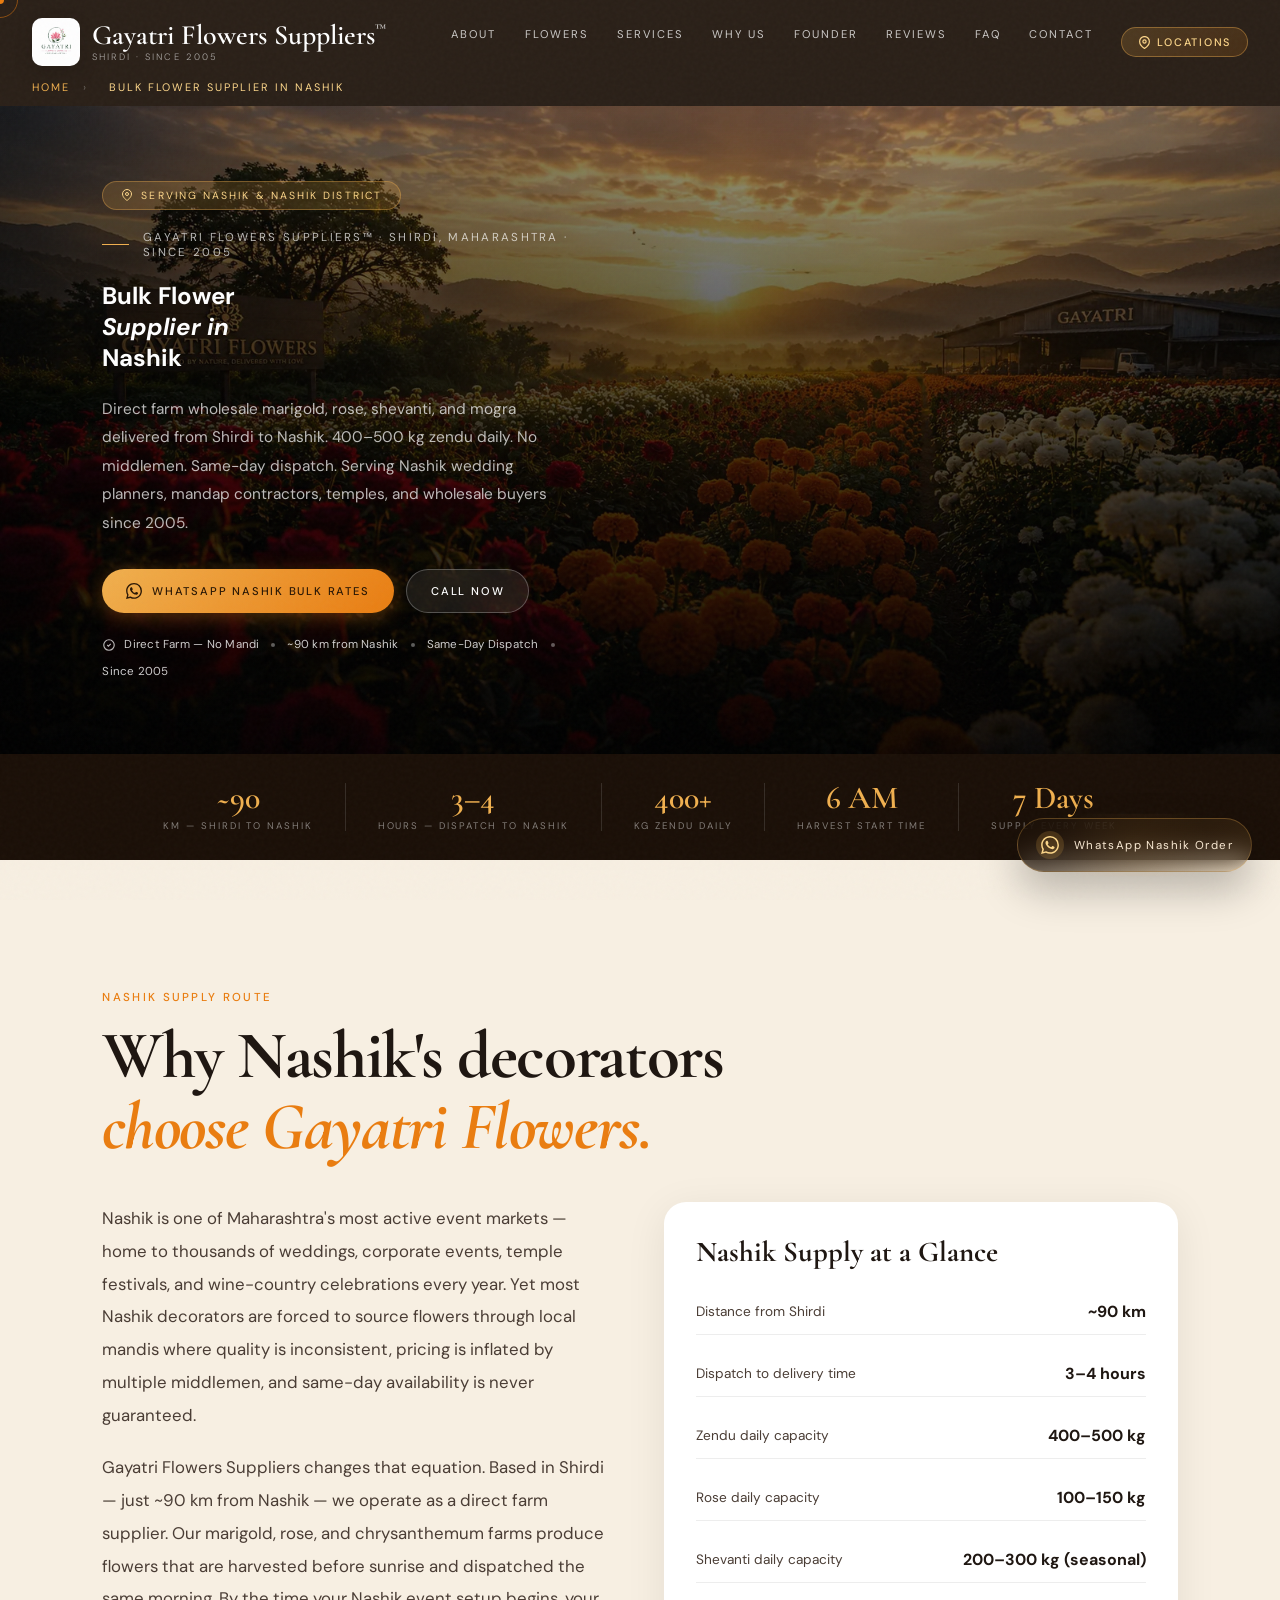
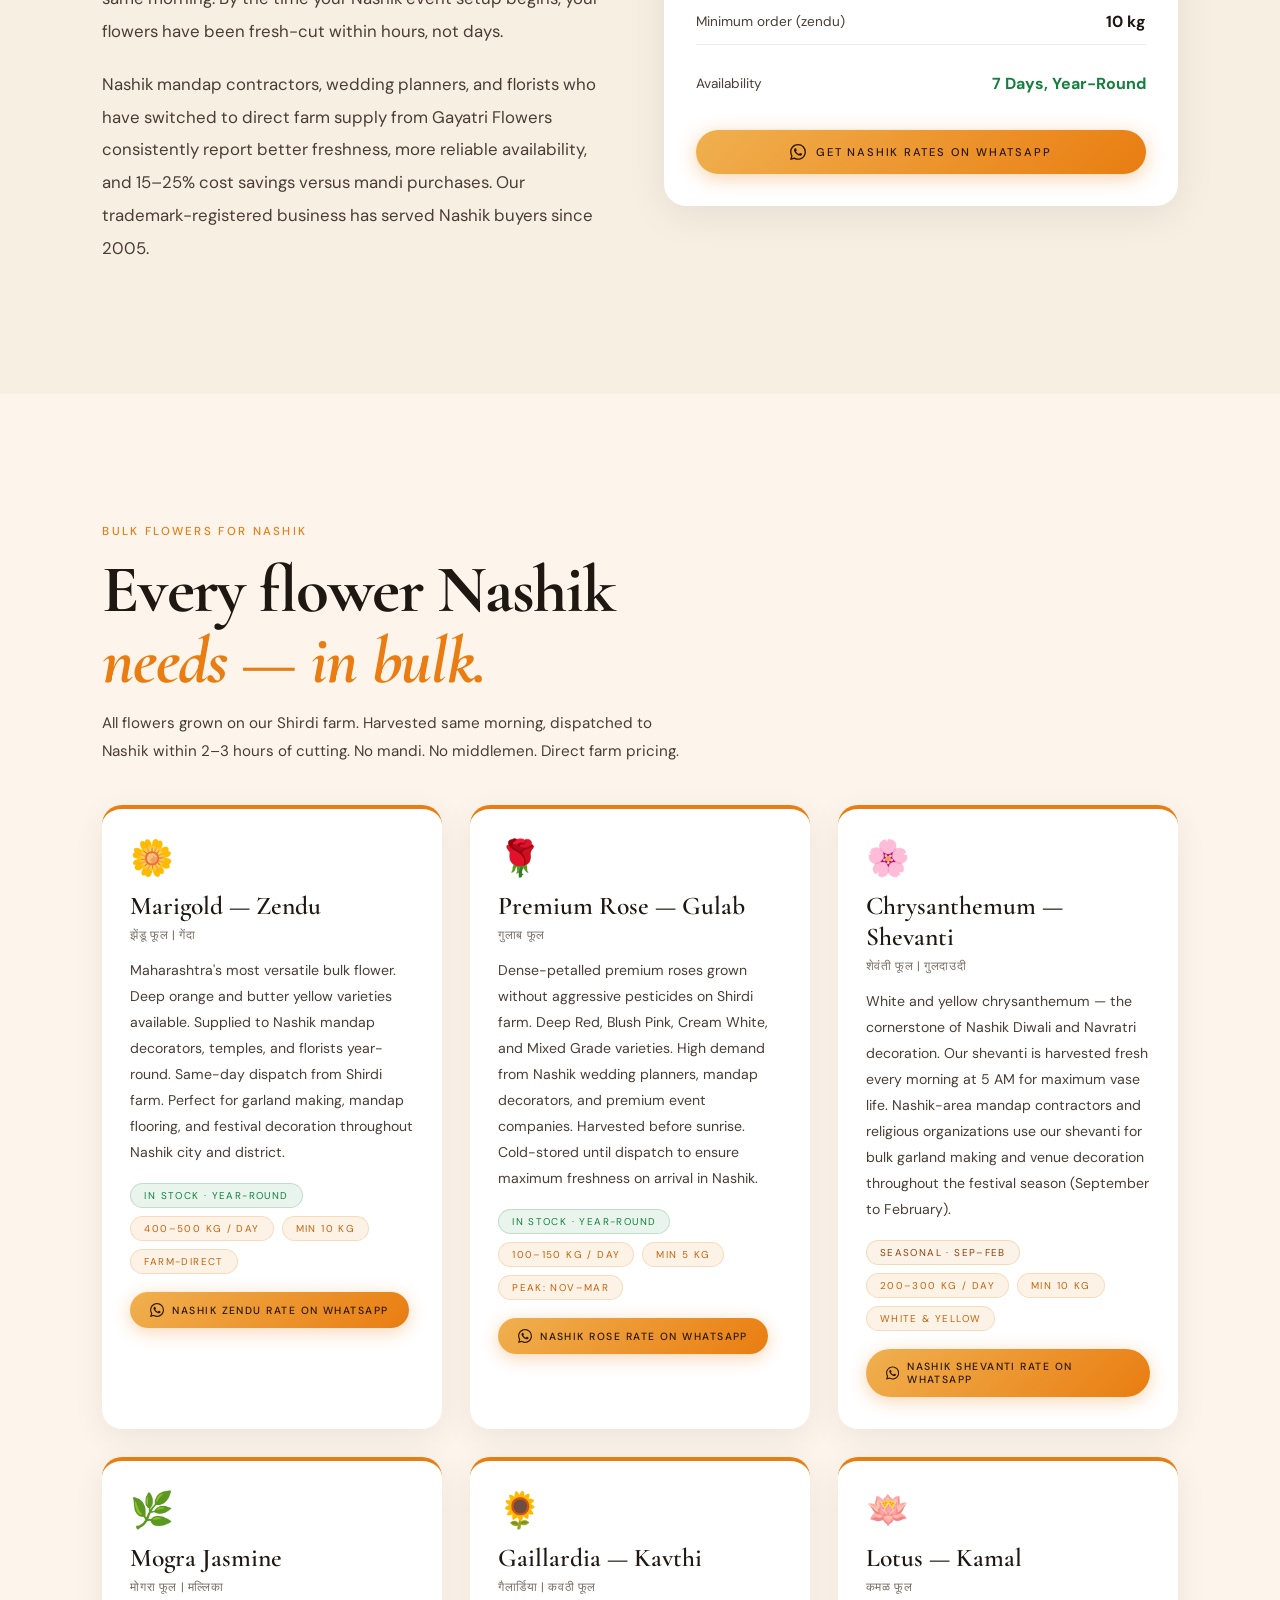
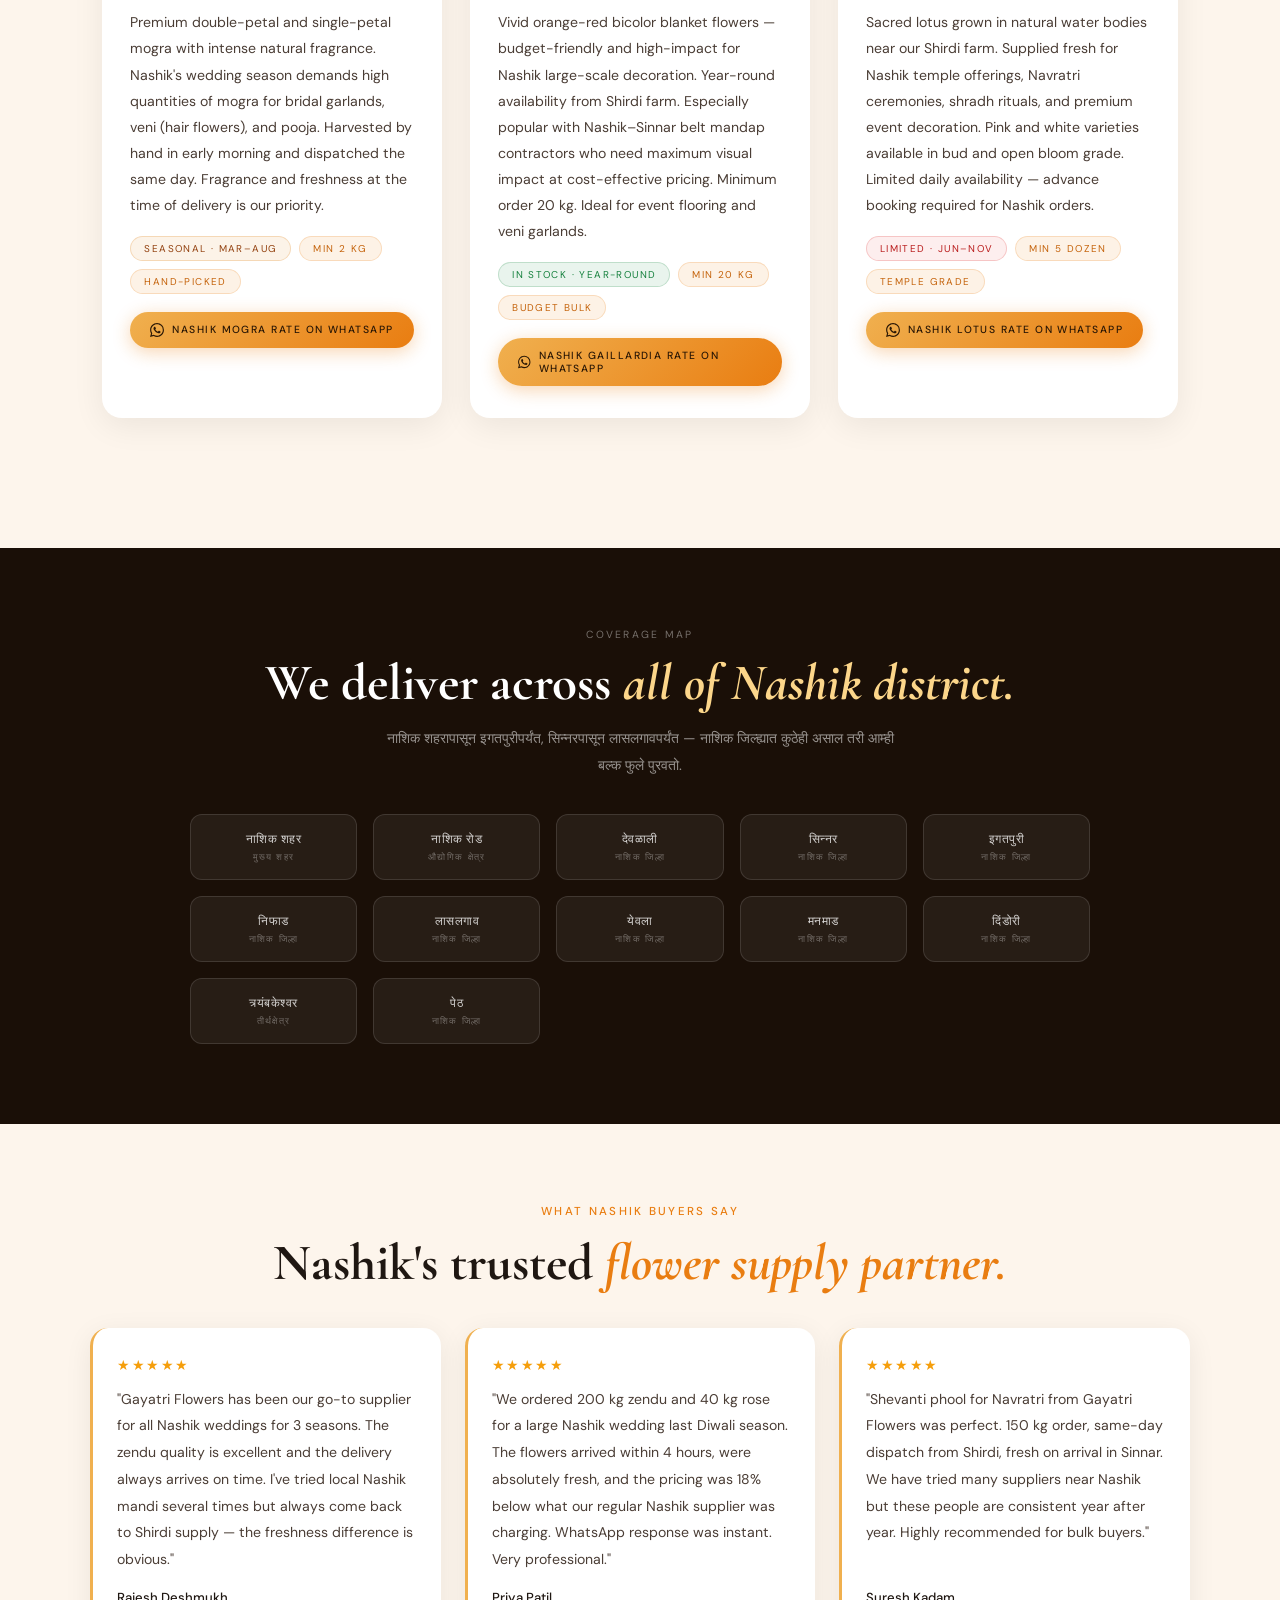
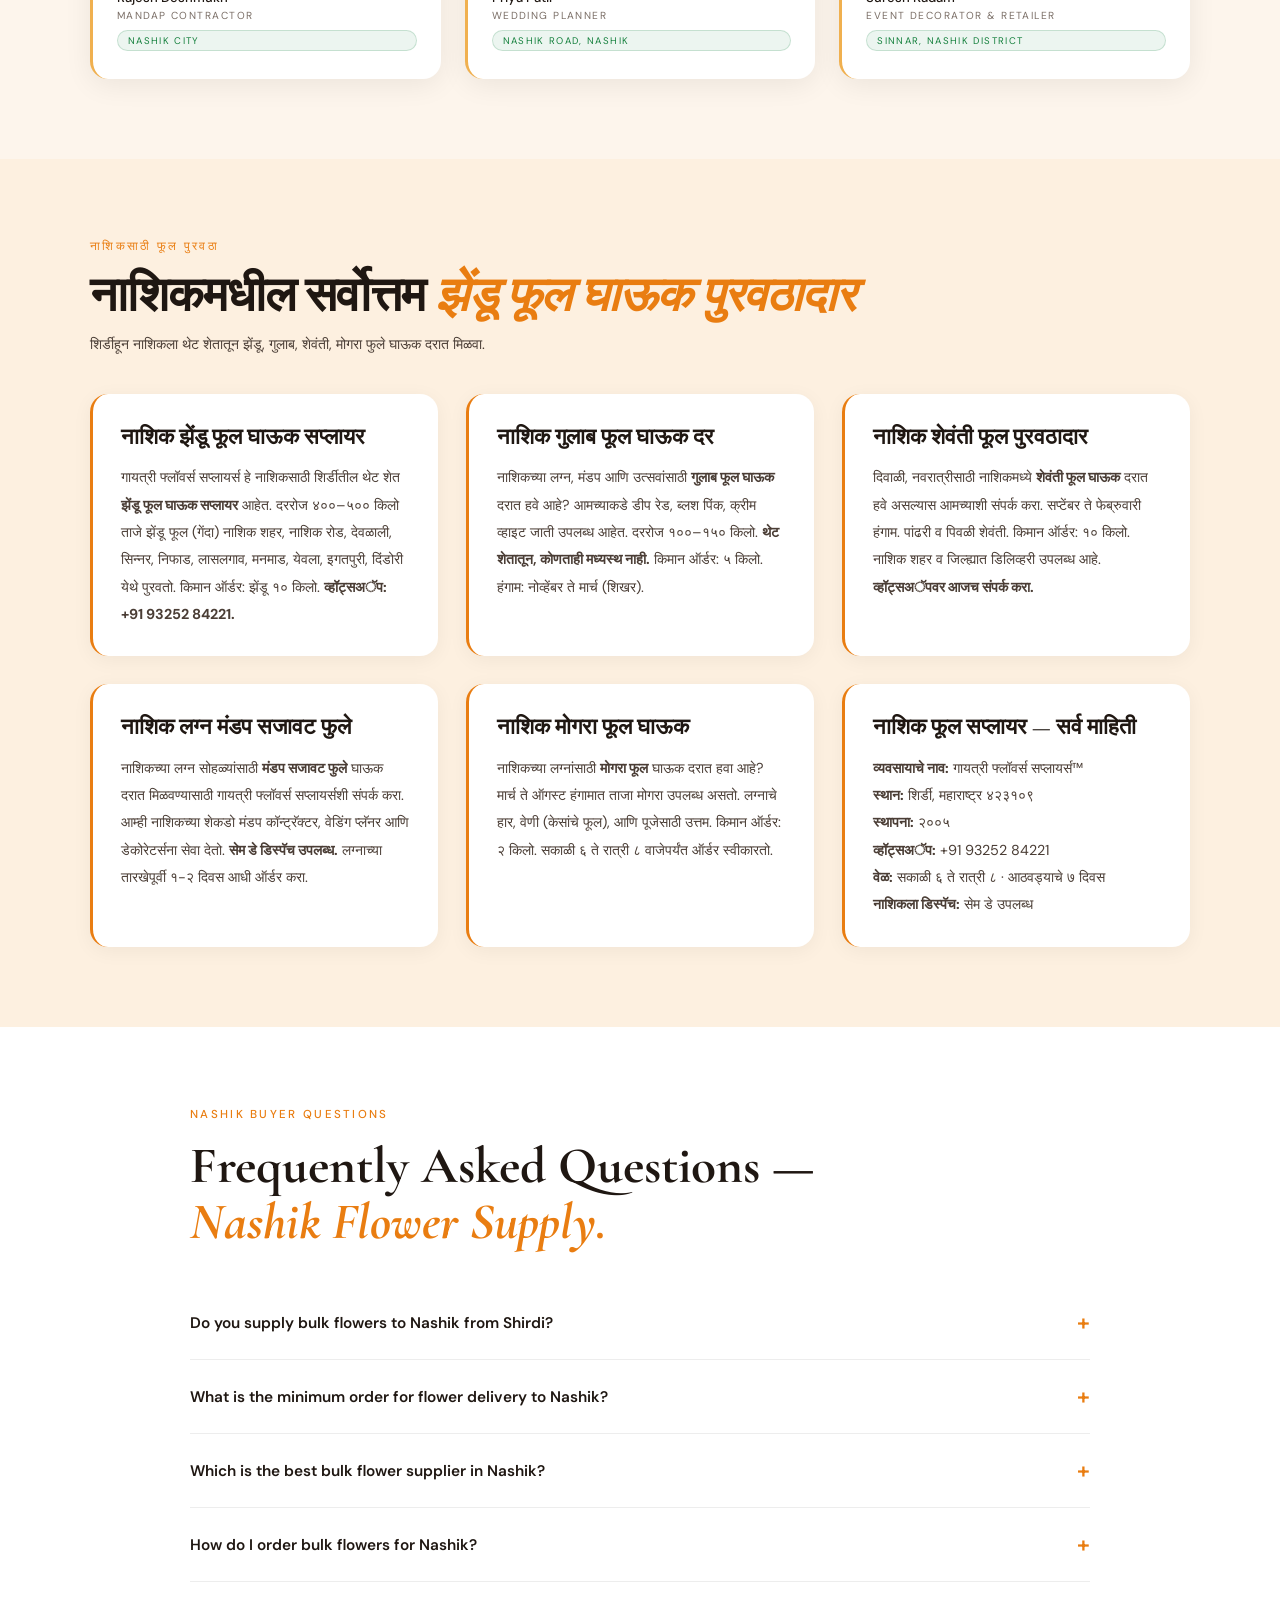
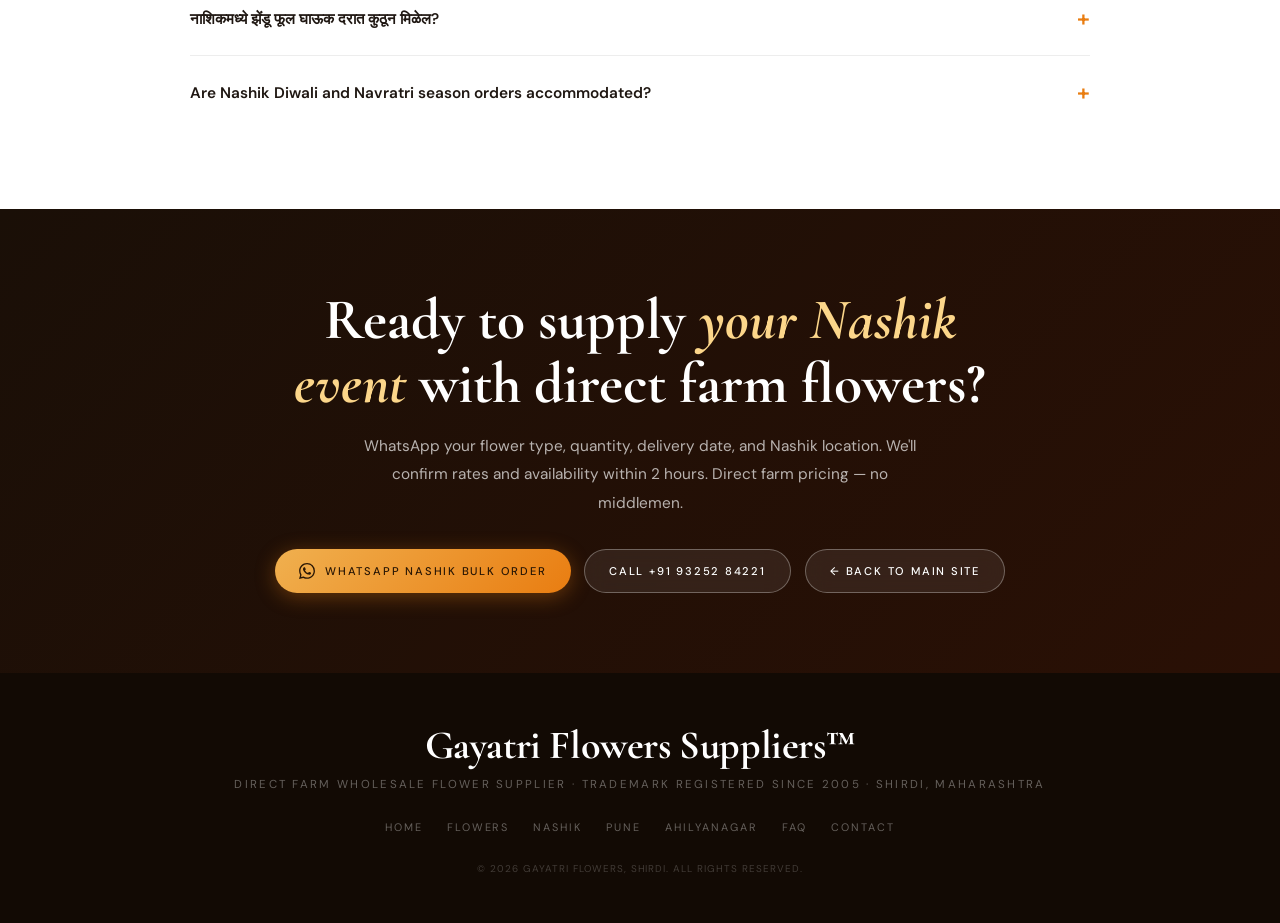
<file: bulk-flower-supplier-nashik.html>
<!DOCTYPE html>
<html lang="en">
<head>
  <meta charset="UTF-8" />
  <meta name="viewport" content="width=device-width, initial-scale=1.0" />

  <!-- ═══════════════════════════════════════════════
       PRIMARY SEO — NASHIK
       Target: Bulk flower supplier Nashik, wholesale flower Nashik,
               zendu marigold supplier Nashik, shevanti nashik,
               rose supplier nashik, fresh flowers nashik
  ═══════════════════════════════════════════════ -->
  <title>Bulk Flower Supplier in Nashik | Wholesale Zendu, Rose & Shevanti — Gayatri Flowers Shirdi</title>

  <meta name="description" content="Gayatri Flowers Suppliers™ delivers bulk wholesale flowers to Nashik — marigold (zendu), premium rose, shevanti (chrysanthemum), mogra & gaillardia. Direct farm, no middlemen. Same-day dispatch from Shirdi. Call +91 93252 84221." />

  <meta name="keywords" content="bulk flower supplier Nashik, wholesale flower supplier Nashik, zendu phool supplier Nashik, marigold supplier Nashik, shevanti supplier Nashik, gulab flower wholesale Nashik, fresh flower supplier near Nashik, mandap flower Nashik, wedding flower supplier Nashik, नाशिक फूल पुरवठादार, नाशिक झेंडू फूल, नाशिक गुलाब फूल घाऊक, नाशिक शेवंती फूल, flower wholesale nashik maharashtra, best flower supplier nashik" />

  <meta name="author" content="Gayatri Flowers Suppliers, Shirdi, Maharashtra" />
  <meta name="robots" content="index, follow, max-image-preview:large, max-snippet:-1, max-video-preview:-1" />
  <link rel="canonical" href="https://www.gayatriflowerssuppliers.in/bulk-flower-supplier-nashik" />

  <!-- ═══════════════════════════════════════════════
       OPEN GRAPH
  ═══════════════════════════════════════════════ -->
  <meta property="og:type"        content="website" />
  <meta property="og:url"         content="https://www.gayatriflowerssuppliers.in/bulk-flower-supplier-nashik" />
  <meta property="og:title"       content="Bulk Flower Supplier in Nashik — Gayatri Flowers Shirdi | Zendu, Rose, Shevanti Wholesale" />
  <meta property="og:description" content="Direct farm bulk flower supply to Nashik from Shirdi. Zendu 400–500 kg/day, rose & shevanti at wholesale rates. Wedding, mandap, temple & event supply. No middlemen. WhatsApp: +91 93252 84221." />
  <meta property="og:image"       content="https://www.gayatriflowerssuppliers.in/assets/og-image.jpg" />
  <meta property="og:image:width"  content="1200" />
  <meta property="og:image:height" content="630" />
  <meta property="og:image:alt"   content="Gayatri Flowers Suppliers — Bulk Flower Supplier for Nashik Maharashtra" />
  <meta property="og:locale"      content="en_IN" />
  <meta property="og:site_name"   content="Gayatri Flowers Suppliers" />

  <!-- ═══════════════════════════════════════════════
       TWITTER CARD
  ═══════════════════════════════════════════════ -->
  <meta name="twitter:card"        content="summary_large_image" />
  <meta name="twitter:title"       content="Bulk Flower Supplier in Nashik — Gayatri Flowers Shirdi" />
  <meta name="twitter:description" content="Wholesale zendu, rose, shevanti from Shirdi to Nashik. Direct farm pricing, same-day dispatch. Call +91 93252 84221." />
  <meta name="twitter:image"       content="https://www.gayatriflowerssuppliers.in/assets/og-image.jpg" />

  <!-- ═══════════════════════════════════════════════
       GEO TARGETING — NASHIK
  ═══════════════════════════════════════════════ -->
  <meta name="geo.region"    content="IN-MH" />
  <meta name="geo.placename" content="Nashik, Maharashtra, India" />
  <meta name="geo.position"  content="20.0059;73.7898" />
  <meta name="ICBM"          content="20.0059, 73.7898" />

  <!-- ═══════════════════════════════════════════════
       SCHEMA — LocalBusiness (Nashik Service Area)
  ═══════════════════════════════════════════════ -->
  <script type="application/ld+json">
  {
    "@context": "https://schema.org",
    "@type": "LocalBusiness",
    "name": "Gayatri Flowers Suppliers",
    "alternateName": ["Gayatri Flowers Nashik Supply", "Gayatri Phool Supplier Nashik", "Gayatri Flowers Shirdi"],
    "image": "https://www.gayatriflowerssuppliers.in/assets/hero-bg.webp",
    "@id": "https://www.gayatriflowerssuppliers.in/",
    "url": "https://www.gayatriflowerssuppliers.in/bulk-flower-supplier-nashik",
    "telephone": "+919325284221",
    "email": "swamichaudhari252@gmail.com",
    "description": "Gayatri Flowers Suppliers is a direct farm wholesale bulk flower supplier in Shirdi, Maharashtra, delivering to Nashik since 2005. We supply bulk marigold (zendu), rose (gulab), chrysanthemum (shevanti), mogra jasmine and gaillardia to wedding planners, decorators, mandap contractors, temples, and retailers across Nashik city and Nashik district. No middlemen — farm-to-Nashik direct pricing.",
    "foundingDate": "2005",
    "priceRange": "₹₹",
    "founder": {
      "@type": "Person",
      "name": "Swami Chaudhari"
    },
    "address": {
      "@type": "PostalAddress",
      "streetAddress": "Shirdi",
      "addressLocality": "Shirdi",
      "addressRegion": "Maharashtra",
      "postalCode": "423109",
      "addressCountry": "IN"
    },
    "geo": {
      "@type": "GeoCoordinates",
      "latitude": 19.7646,
      "longitude": 74.4765
    },
    "areaServed": [
      { "@type": "City",   "name": "Nashik" },
      { "@type": "City",   "name": "Nashik Road" },
      { "@type": "City",   "name": "Deolali" },
      { "@type": "City",   "name": "Igatpuri" },
      { "@type": "City",   "name": "Sinnar" },
      { "@type": "City",   "name": "Niphad" },
      { "@type": "City",   "name": "Yeola" },
      { "@type": "City",   "name": "Manmad" },
      { "@type": "City",   "name": "Dindori" },
      { "@type": "City",   "name": "Lasalgaon" },
      { "@type": "City",   "name": "Shirdi" },
      { "@type": "State",  "name": "Maharashtra" }
    ],
    "sameAs": [
      "https://www.gayatriflowerssuppliers.in/",
      "https://wa.me/919325284221"
    ],
    "aggregateRating": {
      "@type": "AggregateRating",
      "ratingValue": "4.9",
      "bestRating": "5",
      "worstRating": "1",
      "ratingCount": "47",
      "reviewCount": "47"
    },
    "hasOfferCatalog": {
      "@type": "OfferCatalog",
      "name": "Wholesale Bulk Flowers — Nashik Supply",
      "itemListElement": [
        {
          "@type": "Offer",
          "itemOffered": {
            "@type": "Product",
            "name": "Bulk Marigold / Zendu Flowers — Nashik Delivery",
            "description": "Wholesale zendu marigold flowers from Shirdi to Nashik. 400–500 kg daily capacity. Minimum 10 kg order. Same-day dispatch available. Ideal for Nashik weddings, mandap decoration, temple supply, and wholesale buyers."
          }
        },
        {
          "@type": "Offer",
          "itemOffered": {
            "@type": "Product",
            "name": "Wholesale Rose / Gulab Flowers — Nashik Delivery",
            "description": "Premium bulk rose flowers delivered to Nashik from Shirdi farm. 100–150 kg daily. Minimum 5 kg. Deep red, blush pink, cream white available. Peak season November to March."
          }
        },
        {
          "@type": "Offer",
          "itemOffered": {
            "@type": "Product",
            "name": "Bulk Chrysanthemum / Shevanti Flowers — Nashik Delivery",
            "description": "Wholesale shevanti chrysanthemum to Nashik. 200–300 kg daily. Season September to February. White and yellow varieties. Minimum 10 kg. Perfect for Diwali and Navratri in Nashik."
          }
        }
      ]
    },
    "openingHoursSpecification": {
      "@type": "OpeningHoursSpecification",
      "dayOfWeek": ["Monday","Tuesday","Wednesday","Thursday","Friday","Saturday","Sunday"],
      "opens": "06:00",
      "closes": "20:00"
    }
  }
  </script>

  <!-- ═══════════════════════════════════════════════
       SCHEMA — BreadcrumbList
  ═══════════════════════════════════════════════ -->
  <script type="application/ld+json">
  {
    "@context": "https://schema.org",
    "@type": "BreadcrumbList",
    "itemListElement": [
      {
        "@type": "ListItem",
        "position": 1,
        "name": "Home",
        "item": "https://www.gayatriflowerssuppliers.in/"
      },
      {
        "@type": "ListItem",
        "position": 2,
        "name": "Bulk Flower Supplier in Nashik",
        "item": "https://www.gayatriflowerssuppliers.in/bulk-flower-supplier-nashik"
      }
    ]
  }
  </script>

  <!-- ═══════════════════════════════════════════════
       SCHEMA — FAQPage (Nashik-specific)
  ═══════════════════════════════════════════════ -->
  <script type="application/ld+json">
  {
    "@context": "https://schema.org",
    "@type": "FAQPage",
    "mainEntity": [
      {
        "@type": "Question",
        "name": "Do you supply bulk flowers to Nashik from Shirdi?",
        "acceptedAnswer": {
          "@type": "Answer",
          "text": "Yes. Gayatri Flowers Suppliers delivers bulk flowers from Shirdi to Nashik city, Nashik Road, Deolali, Sinnar, Igatpuri, Niphad, Lasalgaon, Yeola, and all major areas across Nashik district. Shirdi to Nashik is approximately 90 km and we accommodate regular bulk orders for Nashik-based decorators, wedding planners, mandap contractors, and wholesale buyers. WhatsApp your requirement to +91 93252 84221."
        }
      },
      {
        "@type": "Question",
        "name": "What is the minimum order for flower delivery to Nashik?",
        "acceptedAnswer": {
          "@type": "Answer",
          "text": "Minimum order for marigold (zendu) and shevanti (chrysanthemum) delivery to Nashik is 10 kg. For rose (gulab), minimum is 5 kg. For mogra jasmine, minimum is 2 kg. For gaillardia, minimum is 20 kg. We supply only bulk orders — not retail or single-event bouquet quantities."
        }
      },
      {
        "@type": "Question",
        "name": "How fresh are flowers when delivered to Nashik?",
        "acceptedAnswer": {
          "@type": "Answer",
          "text": "All flowers are harvested same morning from our Shirdi farm before sunrise and dispatched within 2 hours of cutting. Nashik deliveries are typically completed within 3–4 hours of dispatch. No cold storage delays — farm-to-van-to-Nashik in a single, uninterrupted chain. This means peak freshness guaranteed at the time of delivery."
        }
      },
      {
        "@type": "Question",
        "name": "Which flowers are available for bulk supply to Nashik?",
        "acceptedAnswer": {
          "@type": "Answer",
          "text": "We supply the following bulk flowers to Nashik: Marigold / Zendu (400–500 kg daily, year-round), Premium Rose / Gulab (100–150 kg daily, year-round, peak Nov–Mar), Chrysanthemum / Shevanti (200–300 kg daily, seasonal Sep–Feb), Mogra Jasmine (seasonal Mar–Aug), Gaillardia / Kavthi (year-round), and Lotus / Kamal (seasonal Jun–Nov). WhatsApp availability check before ordering."
        }
      },
      {
        "@type": "Question",
        "name": "Do you supply flowers for weddings and mandap decoration in Nashik?",
        "acceptedAnswer": {
          "@type": "Answer",
          "text": "Yes. We are a preferred supplier for Nashik wedding planners and mandap contractors. We supply bulk zendu, rose, shevanti, and mogra specifically for mandap decoration, wedding ceremonies, and haldi-mehendi events in Nashik. Pre-booking 24–48 hours in advance is recommended for large wedding orders. Contact us at +91 93252 84221."
        }
      },
      {
        "@type": "Question",
        "name": "Are you a direct farm or a reseller for Nashik supply?",
        "acceptedAnswer": {
          "@type": "Answer",
          "text": "Gayatri Flowers Suppliers is a direct farm owner based in Shirdi, Maharashtra. We grow marigold, rose, and chrysanthemum on our own farms — no mandi sourcing, no middlemen. This results in fresher flowers, consistent daily availability, and significantly lower pricing for Nashik bulk buyers compared to going through a broker or local mandi."
        }
      },
      {
        "@type": "Question",
        "name": "नाशिकमध्ये झेंडू फूल घाऊक दरात कुठून मिळेल?",
        "acceptedAnswer": {
          "@type": "Answer",
          "text": "गायत्री फ्लॉवर्स सप्लायर्स, शिर्डी हे नाशिकसाठी थेट शेतातून झेंडू फूल घाऊक दरात पुरवतात. नाशिक शहर, नाशिक रोड, देवळाली, सिन्नर, इगतपुरी, निफाड, लासलगाव, येवला येथे बल्क डिलिव्हरी उपलब्ध आहे. व्हॉट्सअॅप: +91 93252 84221. किमान ऑर्डर: झेंडू १० किलो."
        }
      }
    ]
  }
  </script>

  <!-- ═══════════════════════════════════════════════
       RESOURCE HINTS & FONTS
  ═══════════════════════════════════════════════ -->
  <link rel="preconnect" href="https://fonts.googleapis.com" />
  <link rel="preconnect" href="https://fonts.gstatic.com" crossorigin />
  <link rel="preload" as="style" href="https://fonts.googleapis.com/css2?family=Cormorant+Garamond:ital,wght@0,400;0,500;0,600;0,700;1,400;1,600&family=DM+Sans:ital,wght@0,300;0,400;0,500;0,600;1,400&display=swap" />
  <link rel="stylesheet" href="https://fonts.googleapis.com/css2?family=Cormorant+Garamond:ital,wght@0,400;0,500;0,600;0,700;1,400;1,600&family=DM+Sans:ital,wght@0,300;0,400;0,500;0,600;1,400&display=swap" media="print" onload="this.media='all'" />
  <noscript>
    <link rel="stylesheet" href="https://fonts.googleapis.com/css2?family=Cormorant+Garamond:ital,wght@0,400;0,500;0,600;0,700;1,400;1,600&family=DM+Sans:ital,wght@0,300;0,400;0,500;0,600;1,400&display=swap" />
  </noscript>

  <link rel="icon"             href="/assets/favicon.ico" sizes="any" />
  <link rel="icon"             href="assets/icon.jpg" type="image/svg+xml" />
  <link rel="apple-touch-icon" href="/assets/apple-touch-icon.png" />

  <link rel="stylesheet" href="style.css" />

  <style>
    .location-hero {
      min-height: 72vh;
      position: relative;
      display: flex;
      align-items: center;
      background: linear-gradient(170deg, rgba(0,0,0,0.08) 0%, rgba(0,0,0,0.78) 100%),
                  url('assets/hero-bg.webp') center/cover no-repeat;
    }
    .breadcrumb-bar {
      background: rgba(26,15,7,0.92);
      padding: 12px 32px;
      font-size: .68rem;
      text-transform: uppercase;
      letter-spacing: .18em;
      color: rgba(255,255,255,.55);
    }
    .breadcrumb-bar a { color: var(--gold); text-decoration: none; }
    .breadcrumb-bar a:hover { color: white; }
    .breadcrumb-bar span { color: rgba(255,255,255,.3); margin: 0 8px; }
    .location-badge {
      display: inline-flex;
      align-items: center;
      gap: 8px;
      background: rgba(240,176,79,.18);
      border: 1px solid rgba(240,176,79,.35);
      color: var(--gold-light);
      font-size: .65rem;
      letter-spacing: .2em;
      text-transform: uppercase;
      padding: 7px 18px;
      border-radius: 999px;
      margin-bottom: 20px;
    }
    .dist-strip {
      background: var(--bg-dark);
      color: white;
      padding: 28px 32px;
      display: flex;
      flex-wrap: wrap;
      justify-content: center;
      gap: 32px;
      align-items: center;
    }
    .dist-item {
      text-align: center;
    }
    .dist-val {
      font-family: var(--font-serif);
      font-size: 2rem;
      font-weight: 600;
      color: var(--gold);
      display: block;
      line-height: 1;
    }
    .dist-lbl {
      font-size: .6rem;
      text-transform: uppercase;
      letter-spacing: .2em;
      color: rgba(255,255,255,.45);
      margin-top: 5px;
      display: block;
    }
    .dist-sep { width: 1px; height: 48px; background: rgba(255,255,255,.12); }
    @media(max-width:640px){ .dist-sep { display: none; } }

    .supply-grid {
      display: grid;
      grid-template-columns: repeat(auto-fit, minmax(280px, 1fr));
      gap: 28px;
      margin-top: 40px;
    }
    .supply-card {
      background: white;
      border-radius: 20px;
      padding: 32px 28px;
      border-top: 4px solid var(--orange);
      box-shadow: 0 8px 32px rgba(0,0,0,.07);
      transition: transform .35s var(--ease-out), box-shadow .35s;
    }
    .supply-card:hover { transform: translateY(-5px); box-shadow: 0 20px 52px rgba(0,0,0,.12); }
    .supply-card-icon { font-size: 2.2rem; margin-bottom: 14px; display: block; line-height: 1; }
    .supply-card-name { font-family: var(--font-serif); font-size: 1.6rem; font-weight: 600; margin-bottom: 6px; color: var(--text); }
    .supply-card-name-mr { font-size: .75rem; color: var(--muted); letter-spacing: .05em; margin-bottom: 14px; display: block; }
    .supply-card-desc { font-size: .88rem; color: var(--text-soft); line-height: 1.85; margin-bottom: 18px; }
    .supply-meta-row { display: flex; flex-wrap: wrap; gap: 8px; margin-bottom: 18px; }
    .supply-meta-pill {
      font-size: .62rem; text-transform: uppercase; letter-spacing: .14em;
      padding: 5px 13px; border-radius: 999px;
      background: rgba(233,125,17,.1); border: 1px solid rgba(233,125,17,.2); color: var(--orange-deep);
    }
    .supply-meta-pill.green { background: rgba(21,128,61,.09); border-color: rgba(21,128,61,.2); color: #15803d; }
    .supply-wa-btn {
      display: inline-flex; align-items: center; gap: 8px;
      background: linear-gradient(135deg, var(--gold), var(--orange));
      color: #2a1705; padding: 11px 20px; border-radius: 999px;
      font-size: .65rem; text-transform: uppercase; letter-spacing: .14em; font-weight: 500;
      text-decoration: none; transition: transform .3s, box-shadow .3s;
      box-shadow: 0 4px 18px rgba(233,125,17,.32);
    }
    .supply-wa-btn:hover { transform: translateY(-2px); box-shadow: 0 8px 28px rgba(233,125,17,.45); }

    .area-coverage {
      background: var(--bg-dark);
      padding: 80px 24px;
      color: white;
    }
    .area-grid {
      display: grid;
      grid-template-columns: repeat(auto-fit, minmax(160px, 1fr));
      gap: 16px;
      margin-top: 36px;
      max-width: 900px;
      margin-left: auto;
      margin-right: auto;
    }
    .area-pill {
      background: rgba(255,255,255,.06);
      border: 1px solid rgba(255,255,255,.12);
      border-radius: 12px;
      padding: 16px 18px;
      text-align: center;
      font-size: .78rem;
      color: rgba(255,255,255,.8);
      letter-spacing: .04em;
      transition: background .3s, border-color .3s;
    }
    .area-pill:hover { background: rgba(240,176,79,.12); border-color: rgba(240,176,79,.3); color: var(--gold-light); }
    .area-pill small { display: block; font-size: .58rem; color: rgba(255,255,255,.35); letter-spacing: .14em; text-transform: uppercase; margin-top: 4px; }

    .testimonials-loc {
      background: #fdf5ec;
      padding: 80px 24px;
    }
    .testi-grid {
      display: grid;
      grid-template-columns: repeat(auto-fit, minmax(280px, 1fr));
      gap: 24px;
      margin-top: 36px;
      max-width: 1100px;
      margin-left: auto;
      margin-right: auto;
    }
    .testi-card {
      background: white;
      border-radius: 18px;
      padding: 28px 24px;
      box-shadow: 0 6px 28px rgba(0,0,0,.07);
      border-left: 3px solid var(--gold);
      display: flex; flex-direction: column;
    }
    .testi-stars { color: #f59e0b; font-size: .88rem; letter-spacing: 1.5px; margin-bottom: 12px; }
    .testi-text { font-size: .88rem; color: var(--text-soft); line-height: 1.9; flex: 1; margin-bottom: 16px; }
    .testi-author { font-weight: 500; font-size: .82rem; color: var(--text); }
    .testi-role { font-size: .64rem; text-transform: uppercase; letter-spacing: .14em; color: var(--muted); margin-top: 3px; }
    .testi-city { display: inline-block; font-size: .6rem; text-transform: uppercase; letter-spacing: .14em; color: #15803d; background: rgba(21,128,61,.08); border: 1px solid rgba(21,128,61,.18); border-radius: 999px; padding: 3px 10px; margin-top: 8px; }

    .faq-loc { background: white; padding: 80px 24px; }
    .faq-loc-inner { max-width: 900px; margin: 0 auto; }
    .faq-loc-item { border-bottom: 1px solid rgba(0,0,0,.07); padding: 22px 0; }
    .faq-loc-item:last-child { border-bottom: none; }
    .faq-loc-q {
      font-family: var(--font-sans); font-size: .96rem; font-weight: 600;
      color: var(--text); cursor: pointer;
      display: flex; justify-content: space-between; align-items: center; gap: 16px;
    }
    .faq-loc-q::after { content: '+'; font-size: 1.4rem; color: var(--orange); flex-shrink: 0; transition: transform .3s; }
    .faq-loc-item.open .faq-loc-q::after { transform: rotate(45deg); }
    .faq-loc-a { font-size: .88rem; color: var(--text-soft); line-height: 1.9; margin-top: 14px; display: none; }
    .faq-loc-item.open .faq-loc-a { display: block; }

    .marathi-sec {
      background: #fdf0e0;
      padding: 80px 24px;
    }
    .marathi-inner { max-width: 1100px; margin: 0 auto; }
    .marathi-grid {
      display: grid;
      grid-template-columns: repeat(auto-fit, minmax(300px, 1fr));
      gap: 28px;
      margin-top: 36px;
    }
    .marathi-card {
      background: white;
      border-radius: 18px;
      padding: 28px;
      border-left: 3px solid var(--orange);
      box-shadow: 0 4px 20px rgba(0,0,0,.05);
    }
    .marathi-card h3 {
      font-family: var(--font-serif);
      font-size: 1.4rem; color: var(--text);
      margin-bottom: 12px; line-height: 1.35;
    }
    .marathi-card p { font-size: .9rem; color: var(--text-soft); line-height: 1.9; }

    .cta-banner {
      background: linear-gradient(135deg, var(--bg-dark) 0%, #2a1005 100%);
      padding: 80px 24px;
      text-align: center;
      color: white;
    }
    .cta-banner h2 { font-family: var(--font-serif); font-size: clamp(2rem,5vw,3.6rem); margin-bottom: 16px; line-height: 1.1; }
    .cta-banner h2 em { color: var(--gold-light); font-style: italic; }
    .cta-banner p { font-size: .96rem; color: rgba(255,255,255,.68); max-width: 52ch; margin: 0 auto 32px; line-height: 1.85; }
    .cta-btns { display: flex; flex-wrap: wrap; justify-content: center; gap: 14px; }
  </style>
</head>

<body>

  <a href="#main-content" class="skip-link">Skip to content</a>
  <div class="grain" aria-hidden="true"></div>
  <div class="cursor" id="cursor" aria-hidden="true"></div>
  <div class="cursor-follower" id="cursorFollower" aria-hidden="true"></div>

  <!-- ═══════════════════════════════════════════════
       NAVBAR
  ═══════════════════════════════════════════════ -->
  <header class="navbar" role="banner">
    <div class="logo">
      <a href="index.html" class="brand" aria-label="Go to Gayatri Flowers Suppliers homepage">
        <div class="brand-image" aria-hidden="true">
          <img src="assets/icon.jpg" alt="Gayatri Flowers Suppliers logo" />
        </div>
        <div class="brand-text">
          <span>Gayatri Flowers Suppliers<sup style="font-size:.55em;vertical-align:super;opacity:.7">™</sup></span>
          <small>Shirdi &middot; Since 2005</small>
        </div>
      </a>
    </div>
    <nav role="navigation" aria-label="Main navigation">
      <a href="index.html#about">About</a>
      <a href="index.html#flowers">Flowers</a>
      <a href="index.html#services">Services</a>
      <a href="index.html#why-us">Why Us</a>
      <a href="index.html#founder">Founder</a>
      <a href="index.html#reviews">Reviews</a>
      <a href="index.html#faq">FAQ</a>
      <a href="index.html#contact">Contact</a>
      <button class="locations-btn" id="locationsBtn" aria-haspopup="true" aria-expanded="false" aria-controls="locationPanel">
        <svg width="13" height="13" viewBox="0 0 24 24" fill="none" stroke="currentColor" stroke-width="2.2" aria-hidden="true"><path d="M21 10c0 7-9 13-9 13s-9-6-9-13a9 9 0 0118 0z"/><circle cx="12" cy="10" r="3"/></svg>
        Locations
      </button>
    </nav>
    <div class="menu-toggle" id="menuToggle" aria-label="Toggle menu" aria-expanded="false">
      <span></span><span></span>
    </div>
  </header>

  <div class="location-panel-overlay" id="locOverlay" aria-hidden="true"></div>
  <aside class="location-panel" id="locationPanel" role="dialog" aria-modal="true" aria-label="Our delivery locations">
    <div class="lp-header">
      <div>
        <p class="lp-eyebrow">We Deliver To</p>
        <h2 class="lp-title">Our Locations</h2>
      </div>
      <button class="lp-close" id="lpClose" aria-label="Close locations panel">
        <svg width="18" height="18" viewBox="0 0 24 24" fill="none" stroke="currentColor" stroke-width="2" aria-hidden="true"><line x1="18" y1="6" x2="6" y2="18"/><line x1="6" y1="6" x2="18" y2="18"/></svg>
      </button>
    </div>

    <p class="lp-intro">Bulk flowers dispatched from our Shirdi farm directly to your city — no mandi, no middlemen.</p>

    <div class="lp-cities">
      <a href="bulk-flower-supplier-nashik.html" class="lp-city-card is-current" aria-current="page">
        <div class="lp-city-icon" aria-hidden="true">🌼</div>
        <div class="lp-city-info">
          <span class="lp-city-name">Nashik</span>
          <span class="lp-city-meta">~90 km · 3–4 hrs delivery</span>
          <span class="lp-city-tags">Zendu · Rose · Shevanti · Mogra</span>
        </div>
        <svg class="lp-arrow" width="16" height="16" viewBox="0 0 24 24" fill="none" stroke="currentColor" stroke-width="2" aria-hidden="true"><line x1="5" y1="12" x2="19" y2="12"/><polyline points="12 5 19 12 12 19"/></svg>
      </a>

      <a href="bulk-flower-supplier-pune.html" class="lp-city-card">
        <div class="lp-city-icon" aria-hidden="true">🌹</div>
        <div class="lp-city-info">
          <span class="lp-city-name">Pune</span>
          <span class="lp-city-meta">~200 km · 4–6 hrs delivery</span>
          <span class="lp-city-tags">Zendu · Rose · Shevanti · Mogra</span>
        </div>
        <svg class="lp-arrow" width="16" height="16" viewBox="0 0 24 24" fill="none" stroke="currentColor" stroke-width="2" aria-hidden="true"><line x1="5" y1="12" x2="19" y2="12"/><polyline points="12 5 19 12 12 19"/></svg>
      </a>

      <a href="bulk-flower-supplier-ahilyanagar.html" class="lp-city-card">
        <div class="lp-city-icon" aria-hidden="true">🌸</div>
        <div class="lp-city-info">
          <span class="lp-city-name">Ahilyanagar</span>
          <span class="lp-city-meta">~60 km · 1–2 hrs delivery</span>
          <span class="lp-city-tags">Zendu · Rose · Shevanti · Mogra</span>
        </div>
        <svg class="lp-arrow" width="16" height="16" viewBox="0 0 24 24" fill="none" stroke="currentColor" stroke-width="2" aria-hidden="true"><line x1="5" y1="12" x2="19" y2="12"/><polyline points="12 5 19 12 12 19"/></svg>
      </a>
    </div>

    <div class="lp-footer">
      <p class="lp-footer-text">Don't see your city?</p>
      <a href="https://wa.me/919325284221?text=Hello%2C%20I%20need%20bulk%20flowers%20delivered%20to%20my%20city.%20Please%20confirm%20if%20you%20deliver%20here." class="lp-wa-btn" target="_blank" rel="noopener">
        <svg width="15" height="15" viewBox="0 0 24 24" fill="currentColor" aria-hidden="true"><path d="M17.472 14.382c-.297-.149-1.758-.867-2.03-.967-.273-.099-.471-.148-.67.15-.197.297-.767.966-.94 1.164-.173.199-.347.223-.644.075-.297-.15-1.255-.463-2.39-1.475-.883-.788-1.48-1.761-1.653-2.059-.173-.297-.018-.458.13-.606.134-.133.298-.347.446-.52.149-.174.198-.298.298-.497.099-.198.05-.371-.025-.52-.075-.149-.669-1.612-.916-2.207-.242-.579-.487-.5-.669-.51-.173-.008-.371-.01-.57-.01-.198 0-.52.074-.792.372-.272.297-1.04 1.016-1.04 2.479 0 1.462 1.065 2.875 1.213 3.074.149.198 2.096 3.2 5.077 4.487.709.306 1.262.489 1.694.625.712.227 1.36.195 1.871.118.571-.085 1.758-.719 2.006-1.413.248-.694.248-1.289.173-1.413-.074-.124-.272-.198-.57-.347m-5.421 7.403h-.004a9.87 9.87 0 01-5.031-1.378l-.361-.214-3.741.982.998-3.648-.235-.374a9.86 9.86 0 01-1.51-5.26c.001-5.45 4.436-9.884 9.888-9.884 2.64 0 5.122 1.03 6.988 2.898a9.825 9.825 0 012.893 6.994c-.003 5.45-4.437 9.884-9.885 9.884m8.413-18.297A11.815 11.815 0 0012.05 0C5.495 0 .16 5.335.157 11.892c0 2.096.547 4.142 1.588 5.945L.057 24l6.305-1.654a11.882 11.882 0 005.683 1.448h.005c6.554 0 11.89-5.335 11.893-11.893a11.821 11.821 0 00-3.48-8.413Z"/></svg>
        WhatsApp Us — We'll Confirm
      </a>
    </div>
  </aside>

  <div class="mobile-nav" id="mobileNav" role="navigation" aria-label="Mobile navigation">
    <a href="index.html" class="mobile-link">Home</a>
    <a href="index.html#about" class="mobile-link">About</a>
    <a href="index.html#flowers" class="mobile-link">Flowers</a>
    <a href="index.html#services" class="mobile-link">Services</a>
    <a href="index.html#why-us" class="mobile-link">Why Us</a>
    <a href="index.html#founder" class="mobile-link">Founder</a>
    <a href="index.html#reviews" class="mobile-link">Reviews</a>
    <a href="index.html#faq" class="mobile-link">FAQ</a>
    <a href="index.html#contact" class="mobile-link">Contact</a>
    <button class="mobile-link" id="mobileLocBtn" style="background:none;border:none;text-align:left;cursor:pointer;width:100%;display:flex;align-items:center;gap:8px;padding:0;font-size:inherit;font-family:inherit;">
      <svg width="13" height="13" viewBox="0 0 24 24" fill="none" stroke="currentColor" stroke-width="2.2" aria-hidden="true"><path d="M21 10c0 7-9 13-9 13s-9-6-9-13a9 9 0 0118 0z"/><circle cx="12" cy="10" r="3"/></svg>
      Locations
    </button>
  </div>

  <!-- ═══════════════════════════════════════════════
       BREADCRUMB BAR
  ═══════════════════════════════════════════════ -->
  <div class="breadcrumb-bar" aria-label="Breadcrumb" style="padding-top:80px;">
    <a href="index.html">Home</a>
    <span>›</span>
    <span style="color:var(--gold-light)">Bulk Flower Supplier in Nashik</span>
  </div>

  <!-- ═══════════════════════════════════════════════
       LOCATION HERO
  ═══════════════════════════════════════════════ -->
  <section class="location-hero" id="hero" aria-label="Bulk flower supplier for Nashik — Gayatri Flowers Shirdi">
    <div class="hero-overlay" aria-hidden="true"></div>
    <div class="hero-content">
      <div class="location-badge" aria-label="Serving Nashik district">
        <svg width="12" height="12" viewBox="0 0 24 24" fill="none" stroke="currentColor" stroke-width="2" aria-hidden="true"><path d="M21 10c0 7-9 13-9 13s-9-6-9-13a9 9 0 0118 0z"/><circle cx="12" cy="10" r="3"/></svg>
        Serving Nashik &amp; Nashik District
      </div>
      <div class="eyebrow reveal-fade">
        <span class="eyebrow-line" aria-hidden="true"></span>
        Gayatri Flowers Suppliers™ · Shirdi, Maharashtra · Since 2005
      </div>
      <h1 class="reveal-up">
        Bulk Flower<br/><em>Supplier in</em><br/>Nashik
      </h1>
      <p class="hero-description reveal-up delay-1">
        Direct farm wholesale marigold, rose, shevanti, and mogra delivered from Shirdi to Nashik. 400–500 kg zendu daily. No middlemen. Same-day dispatch. Serving Nashik wedding planners, mandap contractors, temples, and wholesale buyers since 2005.
      </p>
      <div class="hero-buttons reveal-up delay-2">
        <a href="https://wa.me/919325284221?text=Hello%2C%20I%20am%20from%20Nashik%20and%20need%20bulk%20flower%20rates%20and%20availability%20from%20Gayatri%20Flowers%20Suppliers." class="primary-btn" target="_blank" rel="noopener" aria-label="WhatsApp Gayatri Flowers for Nashik bulk flower rates">
          <svg width="16" height="16" viewBox="0 0 24 24" fill="currentColor" aria-hidden="true"><path d="M17.472 14.382c-.297-.149-1.758-.867-2.03-.967-.273-.099-.471-.148-.67.15-.197.297-.767.966-.94 1.164-.173.199-.347.223-.644.075-.297-.15-1.255-.463-2.39-1.475-.883-.788-1.48-1.761-1.653-2.059-.173-.297-.018-.458.13-.606.134-.133.298-.347.446-.52.149-.174.198-.298.298-.497.099-.198.05-.371-.025-.52-.075-.149-.669-1.612-.916-2.207-.242-.579-.487-.5-.669-.51-.173-.008-.371-.01-.57-.01-.198 0-.52.074-.792.372-.272.297-1.04 1.016-1.04 2.479 0 1.462 1.065 2.875 1.213 3.074.149.198 2.096 3.2 5.077 4.487.709.306 1.262.489 1.694.625.712.227 1.36.195 1.871.118.571-.085 1.758-.719 2.006-1.413.248-.694.248-1.289.173-1.413-.074-.124-.272-.198-.57-.347m-5.421 7.403h-.004a9.87 9.87 0 01-5.031-1.378l-.361-.214-3.741.982.998-3.648-.235-.374a9.86 9.86 0 01-1.51-5.26c.001-5.45 4.436-9.884 9.888-9.884 2.64 0 5.122 1.03 6.988 2.898a9.825 9.825 0 012.893 6.994c-.003 5.45-4.437 9.884-9.885 9.884m8.413-18.297A11.815 11.815 0 0012.05 0C5.495 0 .16 5.335.157 11.892c0 2.096.547 4.142 1.588 5.945L.057 24l6.305-1.654a11.882 11.882 0 005.683 1.448h.005c6.554 0 11.89-5.335 11.893-11.893a11.821 11.821 0 00-3.48-8.413Z"/></svg>
          WhatsApp Nashik Bulk Rates
        </a>
        <a href="tel:+919325284221" class="secondary-btn" aria-label="Call Gayatri Flowers Suppliers">Call Now</a>
      </div>
      <div class="hero-trust reveal-up delay-3">
        <span class="trust-item"><svg width="14" height="14" fill="none" stroke="currentColor" stroke-width="2" viewBox="0 0 24 24" aria-hidden="true"><path d="M9 12l2 2 4-4m6 2a9 9 0 11-18 0 9 9 0 0118 0z"/></svg> Direct Farm — No Mandi</span>
        <span class="trust-sep" aria-hidden="true"></span>
        <span class="trust-item">~90 km from Nashik</span>
        <span class="trust-sep" aria-hidden="true"></span>
        <span class="trust-item">Same-Day Dispatch</span>
        <span class="trust-sep" aria-hidden="true"></span>
        <span class="trust-item">Since 2005</span>
      </div>
    </div>
  </section>

  <!-- ═══════════════════════════════════════════════
       DISTANCE / DELIVERY STRIP
  ═══════════════════════════════════════════════ -->
  <div class="dist-strip" role="complementary" aria-label="Delivery stats for Nashik">
    <div class="dist-item">
      <span class="dist-val">~90</span>
      <span class="dist-lbl">km — Shirdi to Nashik</span>
    </div>
    <div class="dist-sep" aria-hidden="true"></div>
    <div class="dist-item">
      <span class="dist-val">3–4</span>
      <span class="dist-lbl">Hours — Dispatch to Nashik</span>
    </div>
    <div class="dist-sep" aria-hidden="true"></div>
    <div class="dist-item">
      <span class="dist-val">400+</span>
      <span class="dist-lbl">kg Zendu Daily</span>
    </div>
    <div class="dist-sep" aria-hidden="true"></div>
    <div class="dist-item">
      <span class="dist-val">6 AM</span>
      <span class="dist-lbl">Harvest Start Time</span>
    </div>
    <div class="dist-sep" aria-hidden="true"></div>
    <div class="dist-item">
      <span class="dist-val">7 Days</span>
      <span class="dist-lbl">Supply Every Week</span>
    </div>
  </div>

  <main id="main-content">

  <!-- ═══════════════════════════════════════════════
       ABOUT THIS SUPPLY ROUTE
  ═══════════════════════════════════════════════ -->
  <section class="section" id="about-nashik" aria-labelledby="about-nashik-heading" style="background:var(--bg);">
    <div style="max-width:1100px;margin:0 auto;">
      <p class="section-tag reveal" style="color:var(--orange)">Nashik Supply Route</p>
      <h2 id="about-nashik-heading" class="reveal" style="font-family:var(--font-serif);font-size:clamp(2.4rem,6vw,4.2rem);line-height:1.05;letter-spacing:-.02em;margin-bottom:24px;">
        Why Nashik's decorators<br/><em style="color:var(--orange);font-style:italic;">choose Gayatri Flowers.</em>
      </h2>
      <div style="display:grid;grid-template-columns:repeat(auto-fit,minmax(320px,1fr));gap:48px;margin-top:40px;align-items:start;">
        <div class="reveal">
          <p style="font-size:1.05rem;line-height:1.95;color:var(--text-soft);margin-bottom:20px;">
            Nashik is one of Maharashtra's most active event markets — home to thousands of weddings, corporate events, temple festivals, and wine-country celebrations every year. Yet most Nashik decorators are forced to source flowers through local mandis where quality is inconsistent, pricing is inflated by multiple middlemen, and same-day availability is never guaranteed.
          </p>
          <p style="font-size:1.05rem;line-height:1.95;color:var(--text-soft);margin-bottom:20px;">
            Gayatri Flowers Suppliers changes that equation. Based in Shirdi — just ~90 km from Nashik — we operate as a direct farm supplier. Our marigold, rose, and chrysanthemum farms produce flowers that are harvested before sunrise and dispatched the same morning. By the time your Nashik event setup begins, your flowers have been fresh-cut within hours, not days.
          </p>
          <p style="font-size:1.05rem;line-height:1.95;color:var(--text-soft);">
            Nashik mandap contractors, wedding planners, and florists who have switched to direct farm supply from Gayatri Flowers consistently report better freshness, more reliable availability, and 15–25% cost savings versus mandi purchases. Our trademark-registered business has served Nashik buyers since 2005.
          </p>
        </div>
        <div class="reveal delay-1">
          <div style="background:white;border-radius:22px;padding:32px;box-shadow:0 8px 40px rgba(0,0,0,.08);">
            <h3 style="font-family:var(--font-serif);font-size:1.8rem;margin-bottom:20px;color:var(--text);">Nashik Supply at a Glance</h3>
            <div style="display:flex;flex-direction:column;gap:16px;">
              <div style="display:flex;justify-content:space-between;align-items:center;padding:12px 0;border-bottom:1px solid rgba(0,0,0,.07);">
                <span style="font-size:.85rem;color:var(--text-soft)">Distance from Shirdi</span>
                <strong style="color:var(--text)">~90 km</strong>
              </div>
              <div style="display:flex;justify-content:space-between;align-items:center;padding:12px 0;border-bottom:1px solid rgba(0,0,0,.07);">
                <span style="font-size:.85rem;color:var(--text-soft)">Dispatch to delivery time</span>
                <strong style="color:var(--text)">3–4 hours</strong>
              </div>
              <div style="display:flex;justify-content:space-between;align-items:center;padding:12px 0;border-bottom:1px solid rgba(0,0,0,.07);">
                <span style="font-size:.85rem;color:var(--text-soft)">Zendu daily capacity</span>
                <strong style="color:var(--text)">400–500 kg</strong>
              </div>
              <div style="display:flex;justify-content:space-between;align-items:center;padding:12px 0;border-bottom:1px solid rgba(0,0,0,.07);">
                <span style="font-size:.85rem;color:var(--text-soft)">Rose daily capacity</span>
                <strong style="color:var(--text)">100–150 kg</strong>
              </div>
              <div style="display:flex;justify-content:space-between;align-items:center;padding:12px 0;border-bottom:1px solid rgba(0,0,0,.07);">
                <span style="font-size:.85rem;color:var(--text-soft)">Shevanti daily capacity</span>
                <strong style="color:var(--text)">200–300 kg (seasonal)</strong>
              </div>
              <div style="display:flex;justify-content:space-between;align-items:center;padding:12px 0;border-bottom:1px solid rgba(0,0,0,.07);">
                <span style="font-size:.85rem;color:var(--text-soft)">Minimum order (zendu)</span>
                <strong style="color:var(--text)">10 kg</strong>
              </div>
              <div style="display:flex;justify-content:space-between;align-items:center;padding:12px 0;">
                <span style="font-size:.85rem;color:var(--text-soft)">Availability</span>
                <strong style="color:#15803d">7 Days, Year-Round</strong>
              </div>
            </div>
            <a href="https://wa.me/919325284221?text=Hello%2C%20I%20need%20bulk%20flowers%20for%20Nashik.%20Please%20share%20rates%20and%20availability." class="primary-btn" target="_blank" rel="noopener" style="margin-top:24px;width:100%;justify-content:center;" aria-label="WhatsApp for Nashik bulk flower rates">
              <svg width="16" height="16" viewBox="0 0 24 24" fill="currentColor" aria-hidden="true"><path d="M17.472 14.382c-.297-.149-1.758-.867-2.03-.967-.273-.099-.471-.148-.67.15-.197.297-.767.966-.94 1.164-.173.199-.347.223-.644.075-.297-.15-1.255-.463-2.39-1.475-.883-.788-1.48-1.761-1.653-2.059-.173-.297-.018-.458.13-.606.134-.133.298-.347.446-.52.149-.174.198-.298.298-.497.099-.198.05-.371-.025-.52-.075-.149-.669-1.612-.916-2.207-.242-.579-.487-.5-.669-.51-.173-.008-.371-.01-.57-.01-.198 0-.52.074-.792.372-.272.297-1.04 1.016-1.04 2.479 0 1.462 1.065 2.875 1.213 3.074.149.198 2.096 3.2 5.077 4.487.709.306 1.262.489 1.694.625.712.227 1.36.195 1.871.118.571-.085 1.758-.719 2.006-1.413.248-.694.248-1.289.173-1.413-.074-.124-.272-.198-.57-.347m-5.421 7.403h-.004a9.87 9.87 0 01-5.031-1.378l-.361-.214-3.741.982.998-3.648-.235-.374a9.86 9.86 0 01-1.51-5.26c.001-5.45 4.436-9.884 9.888-9.884 2.64 0 5.122 1.03 6.988 2.898a9.825 9.825 0 012.893 6.994c-.003 5.45-4.437 9.884-9.885 9.884m8.413-18.297A11.815 11.815 0 0012.05 0C5.495 0 .16 5.335.157 11.892c0 2.096.547 4.142 1.588 5.945L.057 24l6.305-1.654a11.882 11.882 0 005.683 1.448h.005c6.554 0 11.89-5.335 11.893-11.893a11.821 11.821 0 00-3.48-8.413Z"/></svg>
              Get Nashik Rates on WhatsApp
            </a>
          </div>
        </div>
      </div>
    </div>
  </section>

  <!-- ═══════════════════════════════════════════════
       FLOWER SUPPLY CATALOG — NASHIK
  ═══════════════════════════════════════════════ -->
  <section class="section" id="flowers-nashik" aria-labelledby="flowers-nashik-heading" style="background:#fdf5ec;">
    <div style="max-width:1100px;margin:0 auto;">
      <p class="section-tag reveal" style="color:var(--orange)">Bulk Flowers for Nashik</p>
      <h2 id="flowers-nashik-heading" class="reveal" style="font-family:var(--font-serif);font-size:clamp(2.4rem,6vw,4.2rem);line-height:1.05;letter-spacing:-.02em;margin-bottom:12px;">
        Every flower Nashik<br/><em style="color:var(--orange);font-style:italic;">needs — in bulk.</em>
      </h2>
      <p class="reveal" style="font-size:.95rem;color:var(--text-soft);line-height:1.85;max-width:60ch;margin-bottom:8px;">All flowers grown on our Shirdi farm. Harvested same morning, dispatched to Nashik within 2–3 hours of cutting. No mandi. No middlemen. Direct farm pricing.</p>
      <div class="supply-grid">

        <div class="supply-card reveal">
          <span class="supply-card-icon" aria-hidden="true">🌼</span>
          <div class="supply-card-name">Marigold — Zendu</div>
          <span class="supply-card-name-mr">झेंडू फूल | गेंदा</span>
          <p class="supply-card-desc">Maharashtra's most versatile bulk flower. Deep orange and butter yellow varieties available. Supplied to Nashik mandap decorators, temples, and florists year-round. Same-day dispatch from Shirdi farm. Perfect for garland making, mandap flooring, and festival decoration throughout Nashik city and district.</p>
          <div class="supply-meta-row">
            <span class="supply-meta-pill green">In Stock · Year-Round</span>
            <span class="supply-meta-pill">400–500 kg / Day</span>
            <span class="supply-meta-pill">Min 10 kg</span>
            <span class="supply-meta-pill">Farm-Direct</span>
          </div>
          <a href="https://wa.me/919325284221?text=Hello%2C%20I%20need%20bulk%20Zendu%20Marigold%20flowers%20for%20Nashik.%20Please%20share%20today's%20rates%20and%20availability." class="supply-wa-btn" target="_blank" rel="noopener" aria-label="WhatsApp for Nashik zendu marigold bulk rates">
            <svg width="14" height="14" viewBox="0 0 24 24" fill="currentColor" aria-hidden="true"><path d="M17.472 14.382c-.297-.149-1.758-.867-2.03-.967-.273-.099-.471-.148-.67.15-.197.297-.767.966-.94 1.164-.173.199-.347.223-.644.075-.297-.15-1.255-.463-2.39-1.475-.883-.788-1.48-1.761-1.653-2.059-.173-.297-.018-.458.13-.606.134-.133.298-.347.446-.52.149-.174.198-.298.298-.497.099-.198.05-.371-.025-.52-.075-.149-.669-1.612-.916-2.207-.242-.579-.487-.5-.669-.51-.173-.008-.371-.01-.57-.01-.198 0-.52.074-.792.372-.272.297-1.04 1.016-1.04 2.479 0 1.462 1.065 2.875 1.213 3.074.149.198 2.096 3.2 5.077 4.487.709.306 1.262.489 1.694.625.712.227 1.36.195 1.871.118.571-.085 1.758-.719 2.006-1.413.248-.694.248-1.289.173-1.413-.074-.124-.272-.198-.57-.347m-5.421 7.403h-.004a9.87 9.87 0 01-5.031-1.378l-.361-.214-3.741.982.998-3.648-.235-.374a9.86 9.86 0 01-1.51-5.26c.001-5.45 4.436-9.884 9.888-9.884 2.64 0 5.122 1.03 6.988 2.898a9.825 9.825 0 012.893 6.994c-.003 5.45-4.437 9.884-9.885 9.884m8.413-18.297A11.815 11.815 0 0012.05 0C5.495 0 .16 5.335.157 11.892c0 2.096.547 4.142 1.588 5.945L.057 24l6.305-1.654a11.882 11.882 0 005.683 1.448h.005c6.554 0 11.89-5.335 11.893-11.893a11.821 11.821 0 00-3.48-8.413Z"/></svg>
            Nashik Zendu Rate on WhatsApp
          </a>
        </div>

        <div class="supply-card reveal delay-1">
          <span class="supply-card-icon" aria-hidden="true">🌹</span>
          <div class="supply-card-name">Premium Rose — Gulab</div>
          <span class="supply-card-name-mr">गुलाब फूल</span>
          <p class="supply-card-desc">Dense-petalled premium roses grown without aggressive pesticides on Shirdi farm. Deep Red, Blush Pink, Cream White, and Mixed Grade varieties. High demand from Nashik wedding planners, mandap decorators, and premium event companies. Harvested before sunrise. Cold-stored until dispatch to ensure maximum freshness on arrival in Nashik.</p>
          <div class="supply-meta-row">
            <span class="supply-meta-pill green">In Stock · Year-Round</span>
            <span class="supply-meta-pill">100–150 kg / Day</span>
            <span class="supply-meta-pill">Min 5 kg</span>
            <span class="supply-meta-pill">Peak: Nov–Mar</span>
          </div>
          <a href="https://wa.me/919325284221?text=Hello%2C%20I%20need%20bulk%20Rose%20Gulab%20flowers%20for%20Nashik.%20Please%20share%20today's%20rates%20and%20availability." class="supply-wa-btn" target="_blank" rel="noopener" aria-label="WhatsApp for Nashik rose gulab bulk rates">
            <svg width="14" height="14" viewBox="0 0 24 24" fill="currentColor" aria-hidden="true"><path d="M17.472 14.382c-.297-.149-1.758-.867-2.03-.967-.273-.099-.471-.148-.67.15-.197.297-.767.966-.94 1.164-.173.199-.347.223-.644.075-.297-.15-1.255-.463-2.39-1.475-.883-.788-1.48-1.761-1.653-2.059-.173-.297-.018-.458.13-.606.134-.133.298-.347.446-.52.149-.174.198-.298.298-.497.099-.198.05-.371-.025-.52-.075-.149-.669-1.612-.916-2.207-.242-.579-.487-.5-.669-.51-.173-.008-.371-.01-.57-.01-.198 0-.52.074-.792.372-.272.297-1.04 1.016-1.04 2.479 0 1.462 1.065 2.875 1.213 3.074.149.198 2.096 3.2 5.077 4.487.709.306 1.262.489 1.694.625.712.227 1.36.195 1.871.118.571-.085 1.758-.719 2.006-1.413.248-.694.248-1.289.173-1.413-.074-.124-.272-.198-.57-.347m-5.421 7.403h-.004a9.87 9.87 0 01-5.031-1.378l-.361-.214-3.741.982.998-3.648-.235-.374a9.86 9.86 0 01-1.51-5.26c.001-5.45 4.436-9.884 9.888-9.884 2.64 0 5.122 1.03 6.988 2.898a9.825 9.825 0 012.893 6.994c-.003 5.45-4.437 9.884-9.885 9.884m8.413-18.297A11.815 11.815 0 0012.05 0C5.495 0 .16 5.335.157 11.892c0 2.096.547 4.142 1.588 5.945L.057 24l6.305-1.654a11.882 11.882 0 005.683 1.448h.005c6.554 0 11.89-5.335 11.893-11.893a11.821 11.821 0 00-3.48-8.413Z"/></svg>
            Nashik Rose Rate on WhatsApp
          </a>
        </div>

        <div class="supply-card reveal delay-2">
          <span class="supply-card-icon" aria-hidden="true">🌸</span>
          <div class="supply-card-name">Chrysanthemum — Shevanti</div>
          <span class="supply-card-name-mr">शेवंती फूल | गुलदाउदी</span>
          <p class="supply-card-desc">White and yellow chrysanthemum — the cornerstone of Nashik Diwali and Navratri decoration. Our shevanti is harvested fresh every morning at 5 AM for maximum vase life. Nashik-area mandap contractors and religious organizations use our shevanti for bulk garland making and venue decoration throughout the festival season (September to February).</p>
          <div class="supply-meta-row">
            <span class="supply-meta-pill" style="background:rgba(217,119,6,.09);border-color:rgba(217,119,6,.22);color:#92400e;">Seasonal · Sep–Feb</span>
            <span class="supply-meta-pill">200–300 kg / Day</span>
            <span class="supply-meta-pill">Min 10 kg</span>
            <span class="supply-meta-pill">White &amp; Yellow</span>
          </div>
          <a href="https://wa.me/919325284221?text=Hello%2C%20I%20need%20bulk%20Shevanti%20Chrysanthemum%20for%20Nashik.%20Please%20share%20seasonal%20availability%20and%20rates." class="supply-wa-btn" target="_blank" rel="noopener" aria-label="WhatsApp for Nashik shevanti chrysanthemum bulk rates">
            <svg width="14" height="14" viewBox="0 0 24 24" fill="currentColor" aria-hidden="true"><path d="M17.472 14.382c-.297-.149-1.758-.867-2.03-.967-.273-.099-.471-.148-.67.15-.197.297-.767.966-.94 1.164-.173.199-.347.223-.644.075-.297-.15-1.255-.463-2.39-1.475-.883-.788-1.48-1.761-1.653-2.059-.173-.297-.018-.458.13-.606.134-.133.298-.347.446-.52.149-.174.198-.298.298-.497.099-.198.05-.371-.025-.52-.075-.149-.669-1.612-.916-2.207-.242-.579-.487-.5-.669-.51-.173-.008-.371-.01-.57-.01-.198 0-.52.074-.792.372-.272.297-1.04 1.016-1.04 2.479 0 1.462 1.065 2.875 1.213 3.074.149.198 2.096 3.2 5.077 4.487.709.306 1.262.489 1.694.625.712.227 1.36.195 1.871.118.571-.085 1.758-.719 2.006-1.413.248-.694.248-1.289.173-1.413-.074-.124-.272-.198-.57-.347m-5.421 7.403h-.004a9.87 9.87 0 01-5.031-1.378l-.361-.214-3.741.982.998-3.648-.235-.374a9.86 9.86 0 01-1.51-5.26c.001-5.45 4.436-9.884 9.888-9.884 2.64 0 5.122 1.03 6.988 2.898a9.825 9.825 0 012.893 6.994c-.003 5.45-4.437 9.884-9.885 9.884m8.413-18.297A11.815 11.815 0 0012.05 0C5.495 0 .16 5.335.157 11.892c0 2.096.547 4.142 1.588 5.945L.057 24l6.305-1.654a11.882 11.882 0 005.683 1.448h.005c6.554 0 11.89-5.335 11.893-11.893a11.821 11.821 0 00-3.48-8.413Z"/></svg>
            Nashik Shevanti Rate on WhatsApp
          </a>
        </div>

        <div class="supply-card reveal">
          <span class="supply-card-icon" aria-hidden="true">🌿</span>
          <div class="supply-card-name">Mogra Jasmine</div>
          <span class="supply-card-name-mr">मोगरा फूल | मल्लिका</span>
          <p class="supply-card-desc">Premium double-petal and single-petal mogra with intense natural fragrance. Nashik's wedding season demands high quantities of mogra for bridal garlands, veni (hair flowers), and pooja. Harvested by hand in early morning and dispatched the same day. Fragrance and freshness at the time of delivery is our priority.</p>
          <div class="supply-meta-row">
            <span class="supply-meta-pill" style="background:rgba(217,119,6,.09);border-color:rgba(217,119,6,.22);color:#92400e;">Seasonal · Mar–Aug</span>
            <span class="supply-meta-pill">Min 2 kg</span>
            <span class="supply-meta-pill">Hand-Picked</span>
          </div>
          <a href="https://wa.me/919325284221?text=Hello%2C%20I%20need%20bulk%20Mogra%20Jasmine%20for%20Nashik.%20Please%20share%20availability%20and%20rates." class="supply-wa-btn" target="_blank" rel="noopener" aria-label="WhatsApp for Nashik mogra jasmine bulk rates">
            <svg width="14" height="14" viewBox="0 0 24 24" fill="currentColor" aria-hidden="true"><path d="M17.472 14.382c-.297-.149-1.758-.867-2.03-.967-.273-.099-.471-.148-.67.15-.197.297-.767.966-.94 1.164-.173.199-.347.223-.644.075-.297-.15-1.255-.463-2.39-1.475-.883-.788-1.48-1.761-1.653-2.059-.173-.297-.018-.458.13-.606.134-.133.298-.347.446-.52.149-.174.198-.298.298-.497.099-.198.05-.371-.025-.52-.075-.149-.669-1.612-.916-2.207-.242-.579-.487-.5-.669-.51-.173-.008-.371-.01-.57-.01-.198 0-.52.074-.792.372-.272.297-1.04 1.016-1.04 2.479 0 1.462 1.065 2.875 1.213 3.074.149.198 2.096 3.2 5.077 4.487.709.306 1.262.489 1.694.625.712.227 1.36.195 1.871.118.571-.085 1.758-.719 2.006-1.413.248-.694.248-1.289.173-1.413-.074-.124-.272-.198-.57-.347m-5.421 7.403h-.004a9.87 9.87 0 01-5.031-1.378l-.361-.214-3.741.982.998-3.648-.235-.374a9.86 9.86 0 01-1.51-5.26c.001-5.45 4.436-9.884 9.888-9.884 2.64 0 5.122 1.03 6.988 2.898a9.825 9.825 0 012.893 6.994c-.003 5.45-4.437 9.884-9.885 9.884m8.413-18.297A11.815 11.815 0 0012.05 0C5.495 0 .16 5.335.157 11.892c0 2.096.547 4.142 1.588 5.945L.057 24l6.305-1.654a11.882 11.882 0 005.683 1.448h.005c6.554 0 11.89-5.335 11.893-11.893a11.821 11.821 0 00-3.48-8.413Z"/></svg>
            Nashik Mogra Rate on WhatsApp
          </a>
        </div>

        <div class="supply-card reveal delay-1">
          <span class="supply-card-icon" aria-hidden="true">🌻</span>
          <div class="supply-card-name">Gaillardia — Kavthi</div>
          <span class="supply-card-name-mr">गैलार्डिया | कवठी फूल</span>
          <p class="supply-card-desc">Vivid orange-red bicolor blanket flowers — budget-friendly and high-impact for Nashik large-scale decoration. Year-round availability from Shirdi farm. Especially popular with Nashik–Sinnar belt mandap contractors who need maximum visual impact at cost-effective pricing. Minimum order 20 kg. Ideal for event flooring and veni garlands.</p>
          <div class="supply-meta-row">
            <span class="supply-meta-pill green">In Stock · Year-Round</span>
            <span class="supply-meta-pill">Min 20 kg</span>
            <span class="supply-meta-pill">Budget Bulk</span>
          </div>
          <a href="https://wa.me/919325284221?text=Hello%2C%20I%20need%20bulk%20Gaillardia%20Kavthi%20flowers%20for%20Nashik.%20Please%20share%20rates%20and%20availability." class="supply-wa-btn" target="_blank" rel="noopener" aria-label="WhatsApp for Nashik gaillardia bulk rates">
            <svg width="14" height="14" viewBox="0 0 24 24" fill="currentColor" aria-hidden="true"><path d="M17.472 14.382c-.297-.149-1.758-.867-2.03-.967-.273-.099-.471-.148-.67.15-.197.297-.767.966-.94 1.164-.173.199-.347.223-.644.075-.297-.15-1.255-.463-2.39-1.475-.883-.788-1.48-1.761-1.653-2.059-.173-.297-.018-.458.13-.606.134-.133.298-.347.446-.52.149-.174.198-.298.298-.497.099-.198.05-.371-.025-.52-.075-.149-.669-1.612-.916-2.207-.242-.579-.487-.5-.669-.51-.173-.008-.371-.01-.57-.01-.198 0-.52.074-.792.372-.272.297-1.04 1.016-1.04 2.479 0 1.462 1.065 2.875 1.213 3.074.149.198 2.096 3.2 5.077 4.487.709.306 1.262.489 1.694.625.712.227 1.36.195 1.871.118.571-.085 1.758-.719 2.006-1.413.248-.694.248-1.289.173-1.413-.074-.124-.272-.198-.57-.347m-5.421 7.403h-.004a9.87 9.87 0 01-5.031-1.378l-.361-.214-3.741.982.998-3.648-.235-.374a9.86 9.86 0 01-1.51-5.26c.001-5.45 4.436-9.884 9.888-9.884 2.64 0 5.122 1.03 6.988 2.898a9.825 9.825 0 012.893 6.994c-.003 5.45-4.437 9.884-9.885 9.884m8.413-18.297A11.815 11.815 0 0012.05 0C5.495 0 .16 5.335.157 11.892c0 2.096.547 4.142 1.588 5.945L.057 24l6.305-1.654a11.882 11.882 0 005.683 1.448h.005c6.554 0 11.89-5.335 11.893-11.893a11.821 11.821 0 00-3.48-8.413Z"/></svg>
            Nashik Gaillardia Rate on WhatsApp
          </a>
        </div>

        <div class="supply-card reveal delay-2">
          <span class="supply-card-icon" aria-hidden="true">🪷</span>
          <div class="supply-card-name">Lotus — Kamal</div>
          <span class="supply-card-name-mr">कमळ फूल</span>
          <p class="supply-card-desc">Sacred lotus grown in natural water bodies near our Shirdi farm. Supplied fresh for Nashik temple offerings, Navratri ceremonies, shradh rituals, and premium event decoration. Pink and white varieties available in bud and open bloom grade. Limited daily availability — advance booking required for Nashik orders.</p>
          <div class="supply-meta-row">
            <span class="supply-meta-pill" style="background:rgba(220,38,38,.08);border-color:rgba(220,38,38,.2);color:#b91c1c;">Limited · Jun–Nov</span>
            <span class="supply-meta-pill">Min 5 Dozen</span>
            <span class="supply-meta-pill">Temple Grade</span>
          </div>
          <a href="https://wa.me/919325284221?text=Hello%2C%20I%20need%20Lotus%20flowers%20for%20Nashik.%20Please%20share%20seasonal%20availability%20and%20rates." class="supply-wa-btn" target="_blank" rel="noopener" aria-label="WhatsApp for Nashik lotus bulk rates">
            <svg width="14" height="14" viewBox="0 0 24 24" fill="currentColor" aria-hidden="true"><path d="M17.472 14.382c-.297-.149-1.758-.867-2.03-.967-.273-.099-.471-.148-.67.15-.197.297-.767.966-.94 1.164-.173.199-.347.223-.644.075-.297-.15-1.255-.463-2.39-1.475-.883-.788-1.48-1.761-1.653-2.059-.173-.297-.018-.458.13-.606.134-.133.298-.347.446-.52.149-.174.198-.298.298-.497.099-.198.05-.371-.025-.52-.075-.149-.669-1.612-.916-2.207-.242-.579-.487-.5-.669-.51-.173-.008-.371-.01-.57-.01-.198 0-.52.074-.792.372-.272.297-1.04 1.016-1.04 2.479 0 1.462 1.065 2.875 1.213 3.074.149.198 2.096 3.2 5.077 4.487.709.306 1.262.489 1.694.625.712.227 1.36.195 1.871.118.571-.085 1.758-.719 2.006-1.413.248-.694.248-1.289.173-1.413-.074-.124-.272-.198-.57-.347m-5.421 7.403h-.004a9.87 9.87 0 01-5.031-1.378l-.361-.214-3.741.982.998-3.648-.235-.374a9.86 9.86 0 01-1.51-5.26c.001-5.45 4.436-9.884 9.888-9.884 2.64 0 5.122 1.03 6.988 2.898a9.825 9.825 0 012.893 6.994c-.003 5.45-4.437 9.884-9.885 9.884m8.413-18.297A11.815 11.815 0 0012.05 0C5.495 0 .16 5.335.157 11.892c0 2.096.547 4.142 1.588 5.945L.057 24l6.305-1.654a11.882 11.882 0 005.683 1.448h.005c6.554 0 11.89-5.335 11.893-11.893a11.821 11.821 0 00-3.48-8.413Z"/></svg>
            Nashik Lotus Rate on WhatsApp
          </a>
        </div>

      </div>
    </div>
  </section>

  <!-- ═══════════════════════════════════════════════
       AREA COVERAGE — NASHIK DISTRICT
  ═══════════════════════════════════════════════ -->
  <div class="area-coverage" aria-labelledby="area-nashik-heading">
    <div style="max-width:1000px;margin:0 auto;text-align:center;">
      <p style="font-size:.65rem;text-transform:uppercase;letter-spacing:.22em;color:rgba(255,255,255,.4);margin-bottom:14px">Coverage Map</p>
      <h2 id="area-nashik-heading" style="font-family:var(--font-serif);font-size:clamp(2rem,4.5vw,3.2rem);margin-bottom:14px;line-height:1.1;">
        We deliver across <em style="color:var(--gold-light);font-style:italic;">all of Nashik district.</em>
      </h2>
      <p style="font-size:.9rem;color:rgba(255,255,255,.55);max-width:52ch;margin:0 auto 36px;line-height:1.85;">नाशिक शहरापासून इगतपुरीपर्यंत, सिन्नरपासून लासलगावपर्यंत — नाशिक जिल्ह्यात कुठेही असाल तरी आम्ही बल्क फुले पुरवतो.</p>
      <div class="area-grid">
        <div class="area-pill">नाशिक शहर<small>मुख्य शहर</small></div>
        <div class="area-pill">नाशिक रोड<small>औद्योगिक क्षेत्र</small></div>
        <div class="area-pill">देवळाली<small>नाशिक जिल्हा</small></div>
        <div class="area-pill">सिन्नर<small>नाशिक जिल्हा</small></div>
        <div class="area-pill">इगतपुरी<small>नाशिक जिल्हा</small></div>
        <div class="area-pill">निफाड<small>नाशिक जिल्हा</small></div>
        <div class="area-pill">लासलगाव<small>नाशिक जिल्हा</small></div>
        <div class="area-pill">येवला<small>नाशिक जिल्हा</small></div>
        <div class="area-pill">मनमाड<small>नाशिक जिल्हा</small></div>
        <div class="area-pill">दिंडोरी<small>नाशिक जिल्हा</small></div>
        <div class="area-pill">त्र्यंबकेश्वर<small>तीर्थक्षेत्र</small></div>
        <div class="area-pill">पेठ<small>नाशिक जिल्हा</small></div>
      </div>
    </div>
  </div>

  <!-- ═══════════════════════════════════════════════
       NASHIK TESTIMONIALS
  ═══════════════════════════════════════════════ -->
  <section class="testimonials-loc" aria-labelledby="testi-nashik-heading">
    <div style="max-width:1100px;margin:0 auto;">
      <p class="section-tag reveal" style="color:var(--orange);text-align:center">What Nashik Buyers Say</p>
      <h2 id="testi-nashik-heading" class="reveal" style="font-family:var(--font-serif);font-size:clamp(2rem,4.5vw,3.2rem);text-align:center;line-height:1.1;margin-bottom:8px;">
        Nashik's trusted <em style="color:var(--orange);font-style:italic;">flower supply partner.</em>
      </h2>
      <div class="testi-grid">
        <div class="testi-card reveal">
          <div class="testi-stars" aria-label="5 stars">★★★★★</div>
          <p class="testi-text">"Gayatri Flowers has been our go-to supplier for all Nashik weddings for 3 seasons. The zendu quality is excellent and the delivery always arrives on time. I've tried local Nashik mandi several times but always come back to Shirdi supply — the freshness difference is obvious."</p>
          <div class="testi-author">Rajesh Deshmukh</div>
          <div class="testi-role">Mandap Contractor</div>
          <span class="testi-city">Nashik City</span>
        </div>
        <div class="testi-card reveal delay-1">
          <div class="testi-stars" aria-label="5 stars">★★★★★</div>
          <p class="testi-text">"We ordered 200 kg zendu and 40 kg rose for a large Nashik wedding last Diwali season. The flowers arrived within 4 hours, were absolutely fresh, and the pricing was 18% below what our regular Nashik supplier was charging. WhatsApp response was instant. Very professional."</p>
          <div class="testi-author">Priya Patil</div>
          <div class="testi-role">Wedding Planner</div>
          <span class="testi-city">Nashik Road, Nashik</span>
        </div>
        <div class="testi-card reveal delay-2">
          <div class="testi-stars" aria-label="5 stars">★★★★★</div>
          <p class="testi-text">"Shevanti phool for Navratri from Gayatri Flowers was perfect. 150 kg order, same-day dispatch from Shirdi, fresh on arrival in Sinnar. We have tried many suppliers near Nashik but these people are consistent year after year. Highly recommended for bulk buyers."</p>
          <div class="testi-author">Suresh Kadam</div>
          <div class="testi-role">Event Decorator &amp; Retailer</div>
          <span class="testi-city">Sinnar, Nashik District</span>
        </div>
      </div>
    </div>
  </section>

  <!-- ═══════════════════════════════════════════════
       MARATHI SEO SECTION — NASHIK
  ═══════════════════════════════════════════════ -->
  <section class="marathi-sec" aria-labelledby="marathi-nashik-heading">
    <div class="marathi-inner">
      <p class="section-tag reveal" style="color:var(--orange)">नाशिकसाठी फूल पुरवठा</p>
      <h2 id="marathi-nashik-heading" class="reveal" style="font-family:var(--font-serif);font-size:clamp(1.8rem,4.5vw,3rem);line-height:1.1;letter-spacing:-.02em;margin-bottom:8px;">
        नाशिकमधील सर्वोत्तम <em style="color:var(--orange);font-style:italic;">झेंडू फूल घाऊक पुरवठादार</em>
      </h2>
      <p class="reveal" style="font-size:.9rem;color:var(--text-soft);line-height:1.9;max-width:64ch;margin-bottom:0">शिर्डीहून नाशिकला थेट शेतातून झेंडू, गुलाब, शेवंती, मोगरा फुले घाऊक दरात मिळवा.</p>
      <div class="marathi-grid">
        <div class="marathi-card reveal">
          <h3>नाशिक झेंडू फूल घाऊक सप्लायर</h3>
          <p>गायत्री फ्लॉवर्स सप्लायर्स हे नाशिकसाठी शिर्डीतील थेट शेत <strong>झेंडू फूल घाऊक सप्लायर</strong> आहेत. दररोज ४००–५०० किलो ताजे झेंडू फूल (गेंदा) नाशिक शहर, नाशिक रोड, देवळाली, सिन्नर, निफाड, लासलगाव, मनमाड, येवला, इगतपुरी, दिंडोरी येथे पुरवतो. किमान ऑर्डर: झेंडू १० किलो. <strong>व्हॉट्सअॅप: +91 93252 84221.</strong></p>
        </div>
        <div class="marathi-card reveal delay-1">
          <h3>नाशिक गुलाब फूल घाऊक दर</h3>
          <p>नाशिकच्या लग्न, मंडप आणि उत्सवांसाठी <strong>गुलाब फूल घाऊक</strong> दरात हवे आहे? आमच्याकडे डीप रेड, ब्लश पिंक, क्रीम व्हाइट जाती उपलब्ध आहेत. दररोज १००–१५० किलो. <strong>थेट शेतातून, कोणताही मध्यस्थ नाही.</strong> किमान ऑर्डर: ५ किलो. हंगाम: नोव्हेंबर ते मार्च (शिखर).</p>
        </div>
        <div class="marathi-card reveal delay-2">
          <h3>नाशिक शेवंती फूल पुरवठादार</h3>
          <p>दिवाळी, नवरात्रीसाठी नाशिकमध्ये <strong>शेवंती फूल घाऊक</strong> दरात हवे असल्यास आमच्याशी संपर्क करा. सप्टेंबर ते फेब्रुवारी हंगाम. पांढरी व पिवळी शेवंती. किमान ऑर्डर: १० किलो. नाशिक शहर व जिल्ह्यात डिलिव्हरी उपलब्ध आहे. <strong>व्हॉट्सअॅपवर आजच संपर्क करा.</strong></p>
        </div>
        <div class="marathi-card reveal">
          <h3>नाशिक लग्न मंडप सजावट फुले</h3>
          <p>नाशिकच्या लग्न सोहळ्यांसाठी <strong>मंडप सजावट फुले</strong> घाऊक दरात मिळवण्यासाठी गायत्री फ्लॉवर्स सप्लायर्सशी संपर्क करा. आम्ही नाशिकच्या शेकडो मंडप कॉन्ट्रॅक्टर, वेडिंग प्लॅनर आणि डेकोरेटर्सना सेवा देतो. <strong>सेम डे डिस्पॅच उपलब्ध.</strong> लग्नाच्या तारखेपूर्वी १-२ दिवस आधी ऑर्डर करा.</p>
        </div>
        <div class="marathi-card reveal delay-1">
          <h3>नाशिक मोगरा फूल घाऊक</h3>
          <p>नाशिकच्या लग्नांसाठी <strong>मोगरा फूल</strong> घाऊक दरात हवा आहे? मार्च ते ऑगस्ट हंगामात ताजा मोगरा उपलब्ध असतो. लग्नाचे हार, वेणी (केसांचे फूल), आणि पूजेसाठी उत्तम. किमान ऑर्डर: २ किलो. सकाळी ६ ते रात्री ८ वाजेपर्यंत ऑर्डर स्वीकारतो.</p>
        </div>
        <div class="marathi-card reveal delay-2">
          <h3>नाशिक फूल सप्लायर — सर्व माहिती</h3>
          <p><strong>व्यवसायाचे नाव:</strong> गायत्री फ्लॉवर्स सप्लायर्स™<br/><strong>स्थान:</strong> शिर्डी, महाराष्ट्र ४२३१०९<br/><strong>स्थापना:</strong> २००५<br/><strong>व्हॉट्सअॅप:</strong> +91 93252 84221<br/><strong>वेळ:</strong> सकाळी ६ ते रात्री ८ · आठवड्याचे ७ दिवस<br/><strong>नाशिकला डिस्पॅच:</strong> सेम डे उपलब्ध</p>
        </div>
      </div>
    </div>
  </section>

  <!-- ═══════════════════════════════════════════════
       FAQ — NASHIK
  ═══════════════════════════════════════════════ -->
  <section class="faq-loc" aria-labelledby="faq-nashik-heading">
    <div class="faq-loc-inner">
      <p class="section-tag reveal" style="color:var(--orange)">Nashik Buyer Questions</p>
      <h2 id="faq-nashik-heading" class="reveal" style="font-family:var(--font-serif);font-size:clamp(2rem,4.5vw,3.2rem);line-height:1.1;margin-bottom:36px;">
        Frequently Asked Questions —<br/><em style="color:var(--orange);font-style:italic;">Nashik Flower Supply.</em>
      </h2>
      <div class="faq-loc-item reveal">
        <div class="faq-loc-q" tabindex="0" role="button" aria-expanded="false">Do you supply bulk flowers to Nashik from Shirdi?</div>
        <div class="faq-loc-a">Yes. Gayatri Flowers Suppliers delivers bulk flowers from Shirdi to Nashik city, Nashik Road, Deolali, Sinnar, Igatpuri, Niphad, Lasalgaon, Yeola, Manmad, Dindori, Trimbakeshwar, and all areas across Nashik district. Shirdi to Nashik is approximately 90 km. We accommodate regular bulk orders for Nashik-based decorators, wedding planners, mandap contractors, temples, and wholesale buyers. WhatsApp your requirement to +91 93252 84221 for same-day or advance booking.</div>
      </div>
      <div class="faq-loc-item reveal">
        <div class="faq-loc-q" tabindex="0" role="button" aria-expanded="false">What is the minimum order for flower delivery to Nashik?</div>
        <div class="faq-loc-a">Minimum order for marigold (zendu) delivery to Nashik is 10 kg. For rose (gulab), minimum is 5 kg. For shevanti (chrysanthemum), minimum is 10 kg. For mogra jasmine, minimum is 2 kg. For gaillardia (kavthi), minimum is 20 kg. For lotus, minimum is 5 dozen. We are a wholesale-only operation — no retail or single-bouquet orders.</div>
      </div>
      <div class="faq-loc-item reveal">
        <div class="faq-loc-q" tabindex="0" role="button" aria-expanded="false">Which is the best bulk flower supplier in Nashik?</div>
        <div class="faq-loc-a">For Nashik wholesale buyers looking for direct farm quality at fair pricing, Gayatri Flowers Suppliers (Shirdi) is a consistently preferred choice over Nashik mandi or local directory listings. Our advantages are: (1) Direct farm — no middlemen, fresher flowers, better price, (2) 400–500 kg zendu daily capacity — no stock issues even for large weddings, (3) Same-day dispatch with delivery in 3–4 hours to Nashik, (4) 20+ years in operation — reliable and trusted, (5) Trademark-registered business.</div>
      </div>
      <div class="faq-loc-item reveal">
        <div class="faq-loc-q" tabindex="0" role="button" aria-expanded="false">How do I order bulk flowers for Nashik?</div>
        <div class="faq-loc-a">Simply WhatsApp your requirement to +91 93252 84221 — mention flower type, quantity needed, your location in Nashik, and the date required. Most Nashik bulk enquiries receive a rate and availability confirmation within 2 hours, 7 days a week. For large wedding or event orders, we recommend placing your order 24–48 hours in advance to ensure your lot is reserved.</div>
      </div>
      <div class="faq-loc-item reveal">
        <div class="faq-loc-q" tabindex="0" role="button" aria-expanded="false">नाशिकमध्ये झेंडू फूल घाऊक दरात कुठून मिळेल?</div>
        <div class="faq-loc-a">गायत्री फ्लॉवर्स सप्लायर्स, शिर्डी हे नाशिकसाठी थेट शेतातून झेंडू फूल घाऊक दरात पुरवतात. शिर्डी ते नाशिक अंतर साधारण ९० किमी आहे. दररोज ४००–५०० किलो झेंडू पुरवण्याची क्षमता आहे. किमान ऑर्डर: १० किलो. व्हॉट्सअॅप: +91 93252 84221. सकाळी ६ ते रात्री ८, आठवड्याचे ७ दिवस उपलब्ध.</div>
      </div>
      <div class="faq-loc-item reveal">
        <div class="faq-loc-q" tabindex="0" role="button" aria-expanded="false">Are Nashik Diwali and Navratri season orders accommodated?</div>
        <div class="faq-loc-a">Yes. Diwali and Navratri are our peak production seasons — exactly when zendu and shevanti are at their best quality and highest availability. We actively increase our daily dispatch capacity during the festival season to handle multiple large Nashik orders simultaneously. We strongly recommend booking your Nashik festival orders at least 3–5 days in advance during peak seasons to guarantee availability of the quantity you need.</div>
      </div>
    </div>
  </section>

  <!-- ═══════════════════════════════════════════════
       CTA BANNER
  ═══════════════════════════════════════════════ -->
  <div class="cta-banner" aria-label="Contact call to action">
    <h2 class="reveal">Ready to supply <em>your Nashik event</em> with direct farm flowers?</h2>
    <p class="reveal delay-1">WhatsApp your flower type, quantity, delivery date, and Nashik location. We'll confirm rates and availability within 2 hours. Direct farm pricing — no middlemen.</p>
    <div class="cta-btns reveal delay-2">
      <a href="https://wa.me/919325284221?text=Hello%2C%20I%20am%20from%20Nashik%20and%20want%20to%20place%20a%20bulk%20flower%20order.%20Please%20share%20rates%20and%20availability." class="primary-btn" target="_blank" rel="noopener" aria-label="WhatsApp for Nashik bulk flower order">
        <svg width="16" height="16" viewBox="0 0 24 24" fill="currentColor" aria-hidden="true"><path d="M17.472 14.382c-.297-.149-1.758-.867-2.03-.967-.273-.099-.471-.148-.67.15-.197.297-.767.966-.94 1.164-.173.199-.347.223-.644.075-.297-.15-1.255-.463-2.39-1.475-.883-.788-1.48-1.761-1.653-2.059-.173-.297-.018-.458.13-.606.134-.133.298-.347.446-.52.149-.174.198-.298.298-.497.099-.198.05-.371-.025-.52-.075-.149-.669-1.612-.916-2.207-.242-.579-.487-.5-.669-.51-.173-.008-.371-.01-.57-.01-.198 0-.52.074-.792.372-.272.297-1.04 1.016-1.04 2.479 0 1.462 1.065 2.875 1.213 3.074.149.198 2.096 3.2 5.077 4.487.709.306 1.262.489 1.694.625.712.227 1.36.195 1.871.118.571-.085 1.758-.719 2.006-1.413.248-.694.248-1.289.173-1.413-.074-.124-.272-.198-.57-.347m-5.421 7.403h-.004a9.87 9.87 0 01-5.031-1.378l-.361-.214-3.741.982.998-3.648-.235-.374a9.86 9.86 0 01-1.51-5.26c.001-5.45 4.436-9.884 9.888-9.884 2.64 0 5.122 1.03 6.988 2.898a9.825 9.825 0 012.893 6.994c-.003 5.45-4.437 9.884-9.885 9.884m8.413-18.297A11.815 11.815 0 0012.05 0C5.495 0 .16 5.335.157 11.892c0 2.096.547 4.142 1.588 5.945L.057 24l6.305-1.654a11.882 11.882 0 005.683 1.448h.005c6.554 0 11.89-5.335 11.893-11.893a11.821 11.821 0 00-3.48-8.413Z"/></svg>
        WhatsApp Nashik Bulk Order
      </a>
      <a href="tel:+919325284221" class="secondary-btn" style="border-color:rgba(255,255,255,.3);color:white;">Call +91 93252 84221</a>
      <a href="index.html" class="secondary-btn" style="border-color:rgba(255,255,255,.3);color:white;">← Back to Main Site</a>
    </div>
  </div>

  </main>

  <!-- ═══════════════════════════════════════════════
       FOOTER
  ═══════════════════════════════════════════════ -->
  <footer>
    <div class="footer-inner">
      <h3>Gayatri Flowers Suppliers&#8482;</h3>
      <p>Direct Farm Wholesale Flower Supplier &middot; Trademark Registered Since 2005 &middot; Shirdi, Maharashtra</p>
      <nav class="footer-nav" aria-label="Footer navigation">
        <a href="index.html">Home</a>
        <a href="index.html#flowers">Flowers</a>
        <a href="bulk-flower-supplier-nashik.html">Nashik</a>
        <a href="bulk-flower-supplier-pune.html">Pune</a>
        <a href="bulk-flower-supplier-ahilyanagar.html">Ahilyanagar</a>
        <a href="index.html#faq">FAQ</a>
        <a href="index.html#contact">Contact</a>
      </nav>
      <div class="footer-copy" id="footer-copy"></div>
    </div>
  </footer>

  <a class="wa-float" href="https://wa.me/919325284221?text=Hello%2C%20I%20am%20from%20Nashik%20and%20need%20bulk%20flower%20rates%20and%20availability." target="_blank" rel="noopener" aria-label="WhatsApp Gayatri Flowers Suppliers for Nashik bulk flower rates">
    <span class="wa-float-icon" aria-hidden="true">
      <svg width="18" height="18" viewBox="0 0 24 24" fill="currentColor"><path d="M17.472 14.382c-.297-.149-1.758-.867-2.03-.967-.273-.099-.471-.148-.67.15-.197.297-.767.966-.94 1.164-.173.199-.347.223-.644.075-.297-.15-1.255-.463-2.39-1.475-.883-.788-1.48-1.761-1.653-2.059-.173-.297-.018-.458.13-.606.134-.133.298-.347.446-.52.149-.174.198-.298.298-.497.099-.198.05-.371-.025-.52-.075-.149-.669-1.612-.916-2.207-.242-.579-.487-.5-.669-.51-.173-.008-.371-.01-.57-.01-.198 0-.52.074-.792.372-.272.297-1.04 1.016-1.04 2.479 0 1.462 1.065 2.875 1.213 3.074.149.198 2.096 3.2 5.077 4.487.709.306 1.262.489 1.694.625.712.227 1.36.195 1.871.118.571-.085 1.758-.719 2.006-1.413.248-.694.248-1.289.173-1.413-.074-.124-.272-.198-.57-.347m-5.421 7.403h-.004a9.87 9.87 0 01-5.031-1.378l-.361-.214-3.741.982.998-3.648-.235-.374a9.86 9.86 0 01-1.51-5.26c.001-5.45 4.436-9.884 9.888-9.884 2.64 0 5.122 1.03 6.988 2.898a9.825 9.825 0 012.893 6.994c-.003 5.45-4.437 9.884-9.885 9.884m8.413-18.297A11.815 11.815 0 0012.05 0C5.495 0 .16 5.335.157 11.892c0 2.096.547 4.142 1.588 5.945L.057 24l6.305-1.654a11.882 11.882 0 005.683 1.448h.005c6.554 0 11.89-5.335 11.893-11.893a11.821 11.821 0 00-3.48-8.413Z"/></svg>
    </span>
    <span class="wa-float-text">WhatsApp Nashik Order</span>
  </a>

  <script src="script.js" defer></script>
  <script>
    (function() {
      var btn      = document.getElementById('locationsBtn');
      var mobileBtn= document.getElementById('mobileLocBtn');
      var panel    = document.getElementById('locationPanel');
      var overlay  = document.getElementById('locOverlay');
      var closeBtn = document.getElementById('lpClose');

      function openPanel() {
        panel.classList.add('open');
        overlay.classList.add('active');
        panel.removeAttribute('aria-hidden');
        if (btn) btn.setAttribute('aria-expanded', 'true');
        document.body.classList.add('lock-scroll');
        setTimeout(function(){ closeBtn.focus(); }, 420);
      }

      function closePanel() {
        panel.classList.remove('open');
        overlay.classList.remove('active');
        panel.setAttribute('aria-hidden', 'true');
        if (btn) btn.setAttribute('aria-expanded', 'false');
        document.body.classList.remove('lock-scroll');
        if (btn) btn.focus();
      }

      if (btn)       btn.addEventListener('click', openPanel);
      if (mobileBtn) mobileBtn.addEventListener('click', function() {
        var mobileNav = document.getElementById('mobileNav');
        var menuToggle = document.getElementById('menuToggle');
        if (mobileNav)  mobileNav.classList.remove('open');
        if (menuToggle) menuToggle.classList.remove('open');
        openPanel();
      });
      if (closeBtn)  closeBtn.addEventListener('click', closePanel);
      if (overlay)   overlay.addEventListener('click', closePanel);

      document.addEventListener('keydown', function(e) {
        if (e.key === 'Escape' && panel.classList.contains('open')) closePanel();
      });

      panel.addEventListener('keydown', function(e) {
        if (e.key !== 'Tab') return;
        var focusable = panel.querySelectorAll('a, button, [tabindex]:not([tabindex="-1"])');
        var first = focusable[0];
        var last  = focusable[focusable.length - 1];
        if (e.shiftKey && document.activeElement === first) { e.preventDefault(); last.focus(); }
        else if (!e.shiftKey && document.activeElement === last) { e.preventDefault(); first.focus(); }
      });
    })();
  </script>
  <script>
    document.getElementById('footer-copy').textContent =
      '\u00A9 ' + new Date().getFullYear() +
      ' Gayatri Flowers Suppliers. All rights reserved. Trademark Registered \u00B7 Shirdi, Maharashtra 423109';

    /* FAQ accordion */
    document.querySelectorAll('.faq-loc-q').forEach(function(q) {
      q.addEventListener('click', function() {
        var item = q.closest('.faq-loc-item');
        var isOpen = item.classList.contains('open');
        document.querySelectorAll('.faq-loc-item').forEach(function(i){ i.classList.remove('open'); i.querySelector('.faq-loc-q').setAttribute('aria-expanded','false'); });
        if (!isOpen) { item.classList.add('open'); q.setAttribute('aria-expanded','true'); }
      });
      q.addEventListener('keydown', function(e){ if(e.key==='Enter'||e.key===' '){ e.preventDefault(); q.click(); } });
    });
  </script>
</body>
</html>
</file>
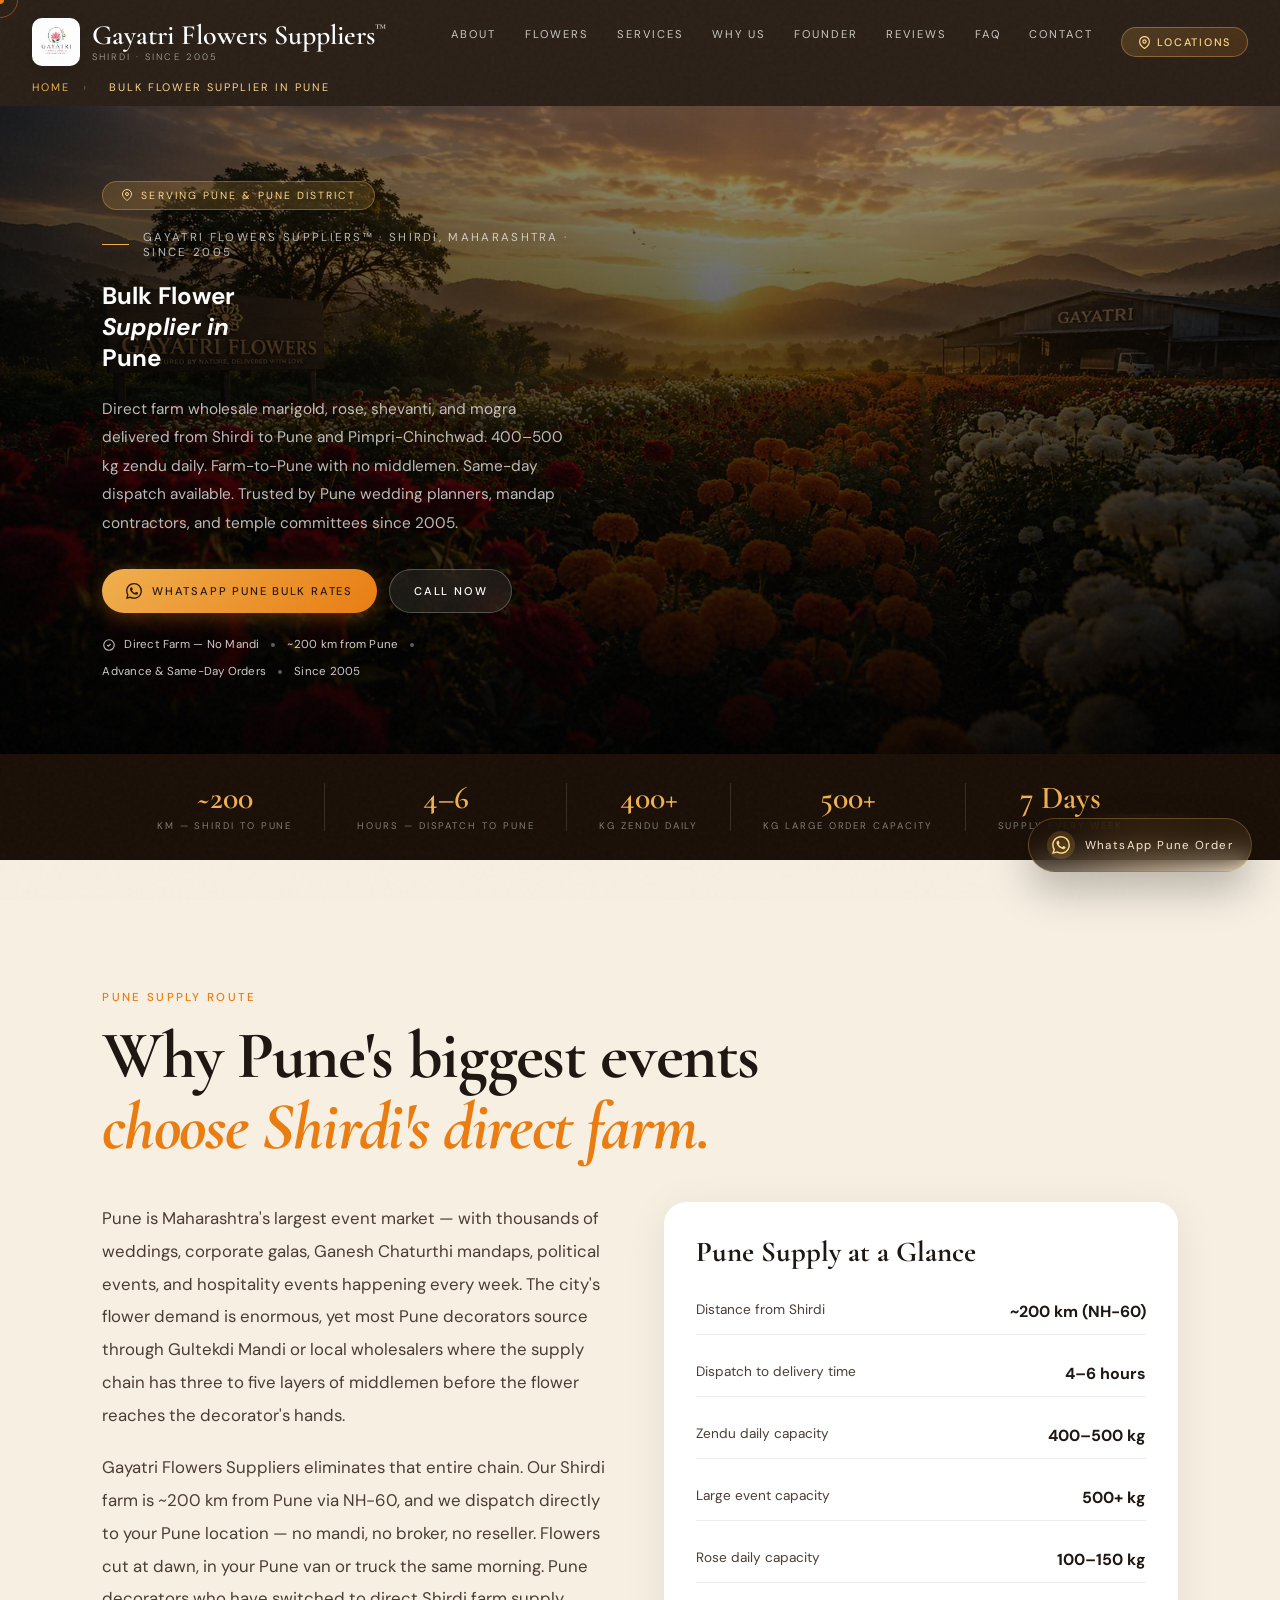
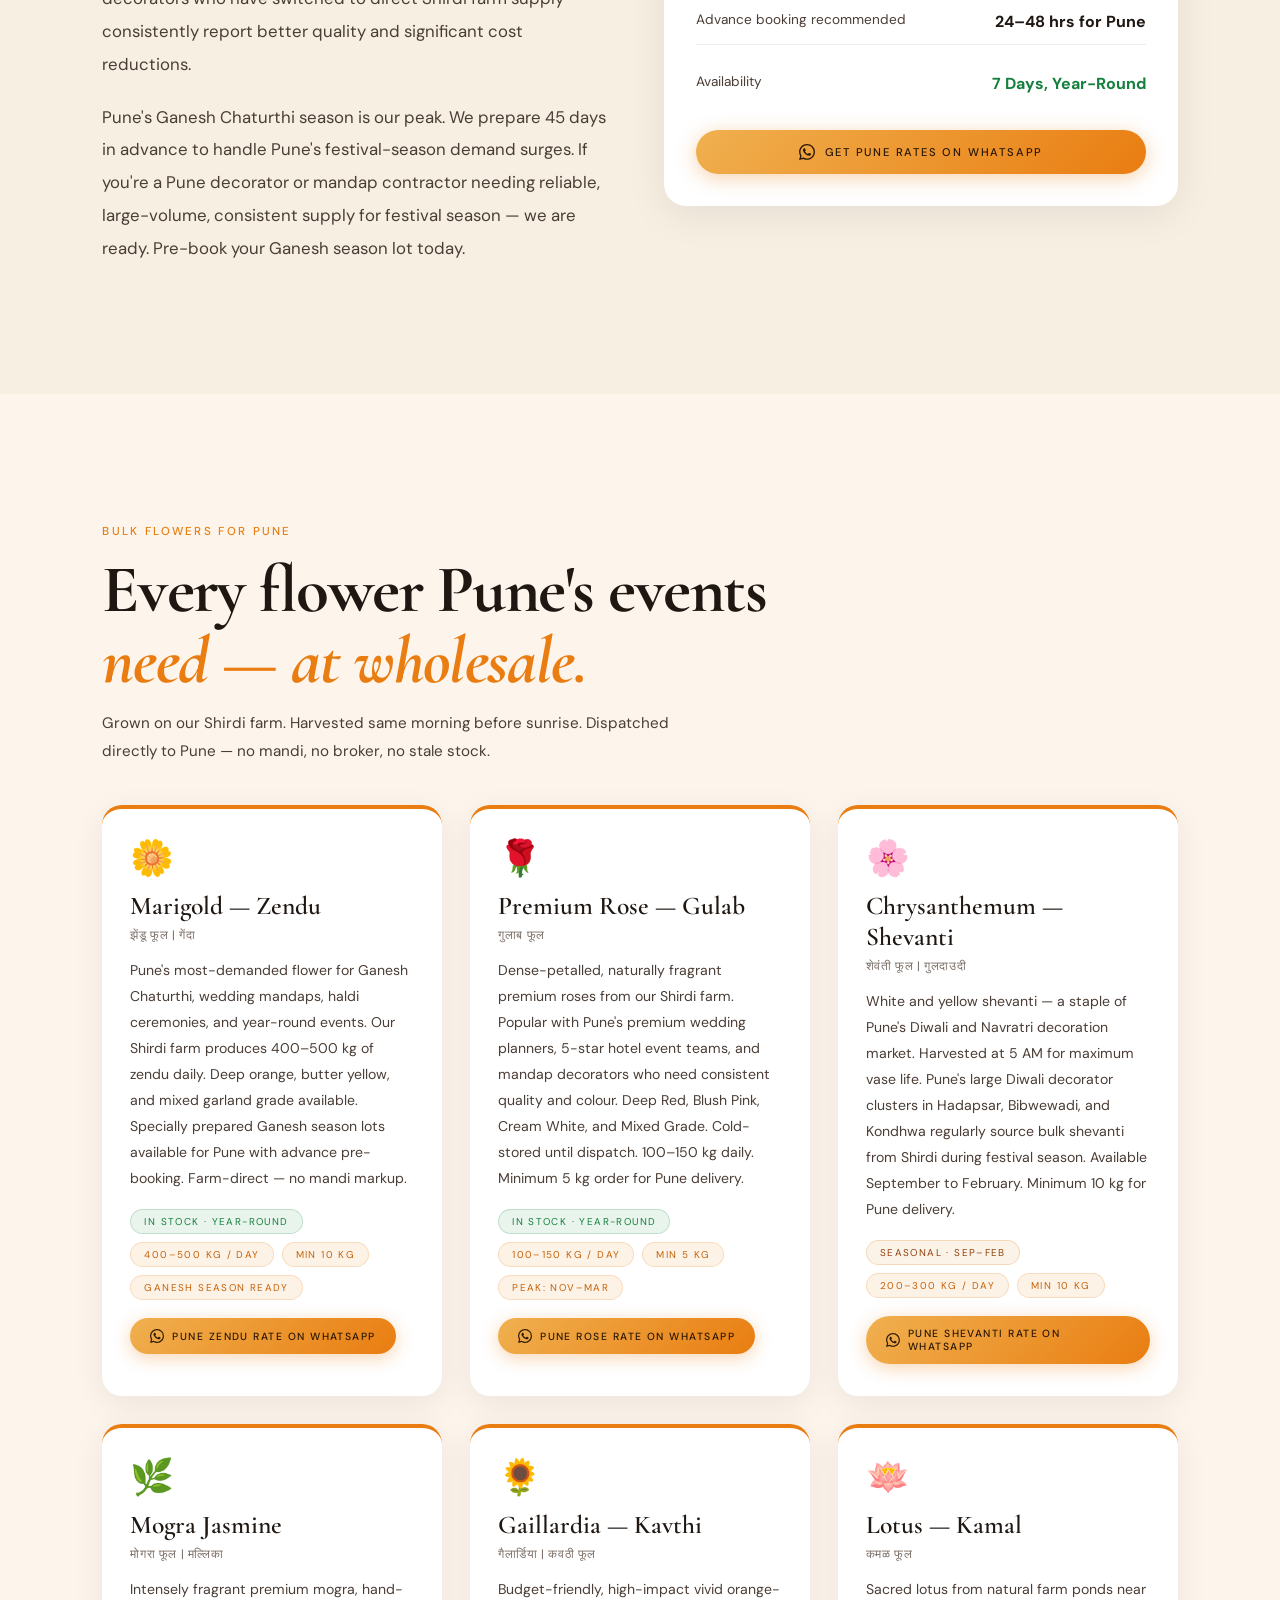
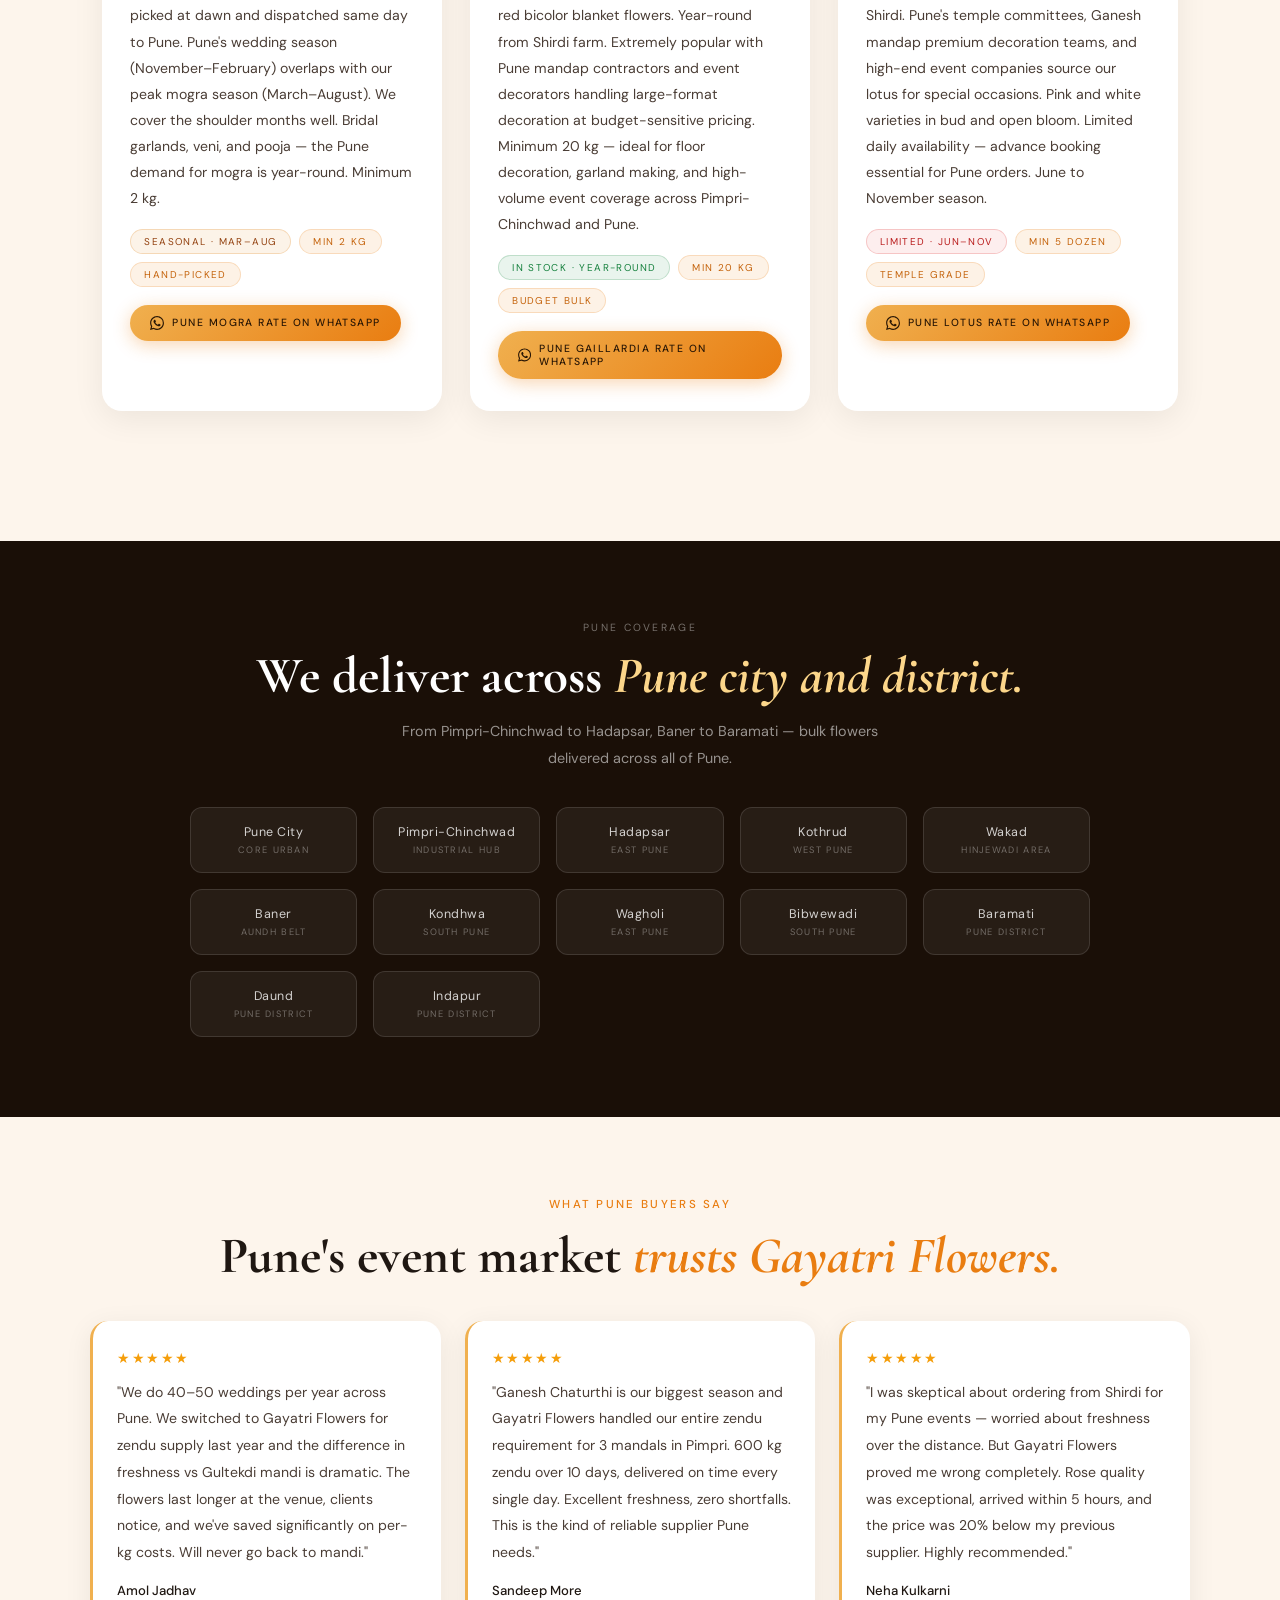
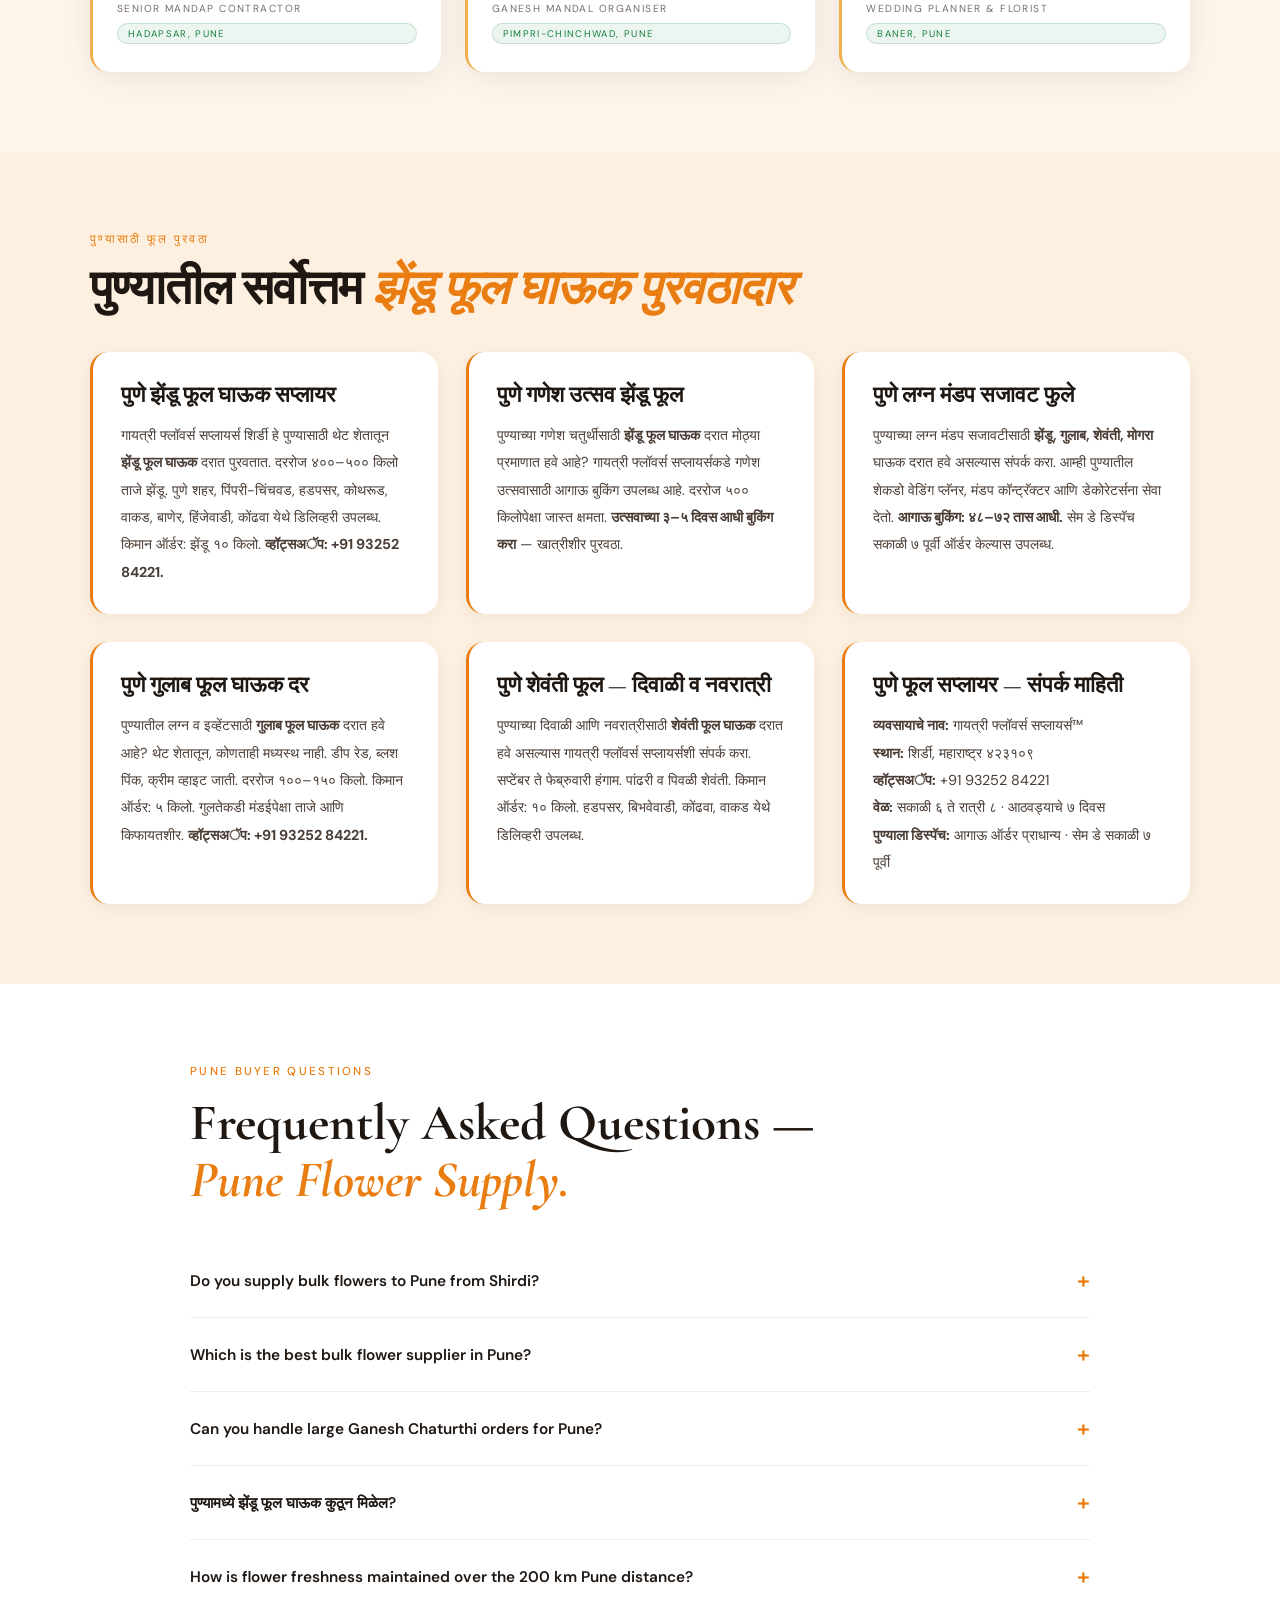
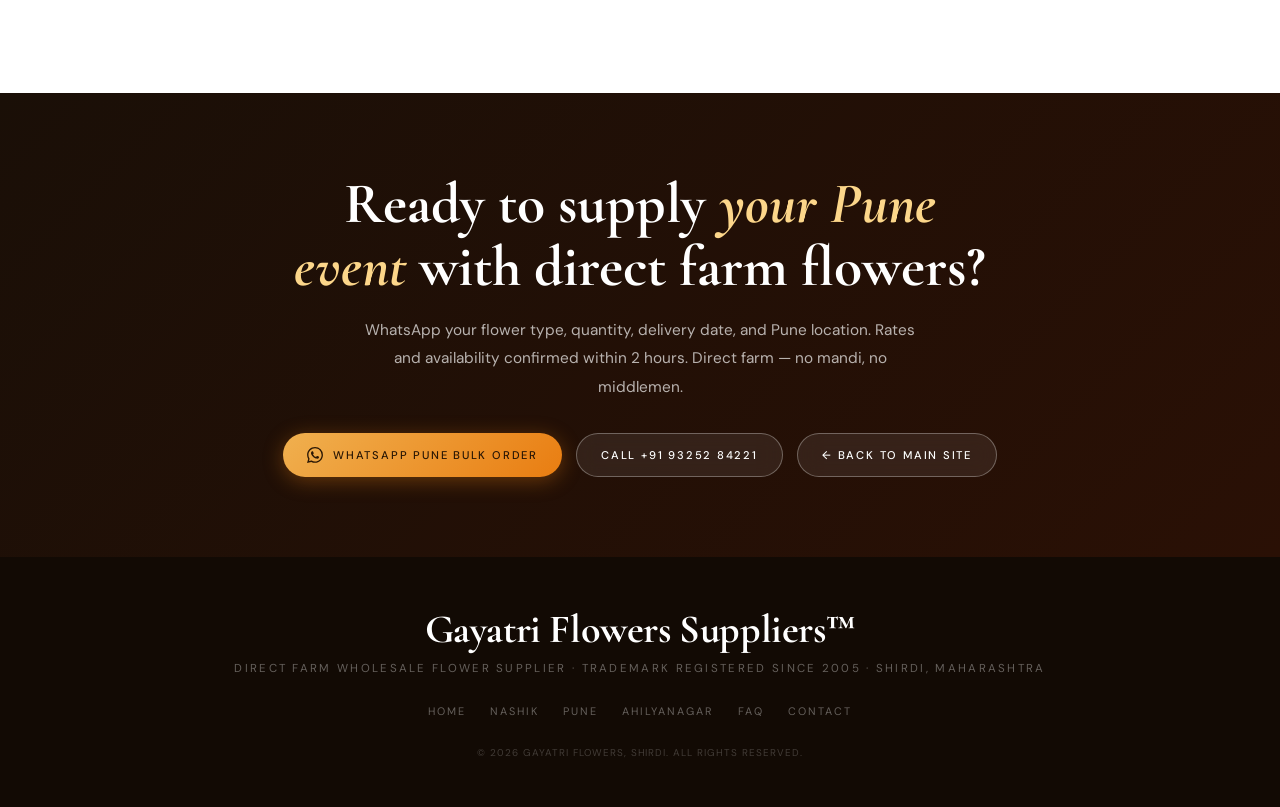
<file: bulk-flower-supplier-pune.html>
<!DOCTYPE html>
<html lang="en">
<head>
  <meta charset="UTF-8" />
  <meta name="viewport" content="width=device-width, initial-scale=1.0" />

  <title>Bulk Flower Supplier in Pune | Wholesale Zendu, Rose & Shevanti — Gayatri Flowers Shirdi</title>

  <meta name="description" content="Gayatri Flowers Suppliers™ delivers bulk wholesale flowers to Pune — marigold (zendu), premium rose, shevanti, mogra & gaillardia. Direct farm from Shirdi. No middlemen. Same-day dispatch. Serving Pune wedding planners, decorators & mandap contractors. Call +91 93252 84221." />

  <meta name="keywords" content="bulk flower supplier Pune, wholesale flower supplier Pune, zendu phool supplier Pune, marigold supplier Pune, shevanti supplier Pune, gulab flower wholesale Pune, fresh flower supplier Pune, mandap flower Pune, wedding flower supplier Pune, पुणे फूल पुरवठादार, पुणे झेंडू फूल घाऊक, पुणे गुलाब फूल, पुणे शेवंती फूल, flower wholesale pune maharashtra, best flower supplier pune, bulk marigold pune, Pimpri Chinchwad flower supplier, Hadapsar flower supplier, Wakad flower wholesale, Kothrud flower supplier" />

  <meta name="author" content="Gayatri Flowers Suppliers, Shirdi, Maharashtra" />
  <meta name="robots" content="index, follow, max-image-preview:large, max-snippet:-1, max-video-preview:-1" />
  <link rel="canonical" href="https://www.gayatriflowerssuppliers.in/bulk-flower-supplier-pune" />

  <meta property="og:type"        content="website" />
  <meta property="og:url"         content="https://www.gayatriflowerssuppliers.in/bulk-flower-supplier-pune" />
  <meta property="og:title"       content="Bulk Flower Supplier in Pune — Gayatri Flowers Shirdi | Zendu, Rose, Shevanti Wholesale" />
  <meta property="og:description" content="Direct farm bulk flower supply to Pune from Shirdi. Zendu 400–500 kg/day, rose & shevanti at wholesale rates. Wedding, mandap, temple & event supply. No middlemen. WhatsApp: +91 93252 84221." />
  <meta property="og:image"       content="https://www.gayatriflowerssuppliers.in/assets/og-image.jpg" />
  <meta property="og:image:width"  content="1200" />
  <meta property="og:image:height" content="630" />
  <meta property="og:image:alt"   content="Gayatri Flowers Suppliers — Bulk Flower Supplier for Pune Maharashtra" />
  <meta property="og:locale"      content="en_IN" />
  <meta property="og:site_name"   content="Gayatri Flowers Suppliers" />

  <meta name="twitter:card"        content="summary_large_image" />
  <meta name="twitter:title"       content="Bulk Flower Supplier in Pune — Gayatri Flowers Shirdi" />
  <meta name="twitter:description" content="Wholesale zendu, rose, shevanti from Shirdi to Pune. Direct farm pricing, same-day dispatch. Call +91 93252 84221." />
  <meta name="twitter:image"       content="https://www.gayatriflowerssuppliers.in/assets/og-image.jpg" />

  <meta name="geo.region"    content="IN-MH" />
  <meta name="geo.placename" content="Pune, Maharashtra, India" />
  <meta name="geo.position"  content="18.5204;73.8567" />
  <meta name="ICBM"          content="18.5204, 73.8567" />

  <script type="application/ld+json">
  {
    "@context": "https://schema.org",
    "@type": "LocalBusiness",
    "name": "Gayatri Flowers Suppliers",
    "alternateName": ["Gayatri Flowers Pune Supply", "Gayatri Phool Supplier Pune", "Gayatri Flowers Shirdi"],
    "image": "https://www.gayatriflowerssuppliers.in/assets/hero-bg.webp",
    "@id": "https://www.gayatriflowerssuppliers.in/",
    "url": "https://www.gayatriflowerssuppliers.in/bulk-flower-supplier-pune",
    "telephone": "+919325284221",
    "email": "swamichaudhari252@gmail.com",
    "description": "Gayatri Flowers Suppliers is a direct farm wholesale bulk flower supplier in Shirdi, Maharashtra, delivering to Pune since 2005. We supply bulk marigold (zendu), rose (gulab), chrysanthemum (shevanti), mogra jasmine and gaillardia to wedding planners, mandap contractors, decorators, temples, and flower retailers across Pune city and Pune district. No middlemen — farm-to-Pune direct pricing.",
    "foundingDate": "2005",
    "priceRange": "₹₹",
    "address": {
      "@type": "PostalAddress",
      "streetAddress": "Shirdi",
      "addressLocality": "Shirdi",
      "addressRegion": "Maharashtra",
      "postalCode": "423109",
      "addressCountry": "IN"
    },
    "geo": {
      "@type": "GeoCoordinates",
      "latitude": 19.7646,
      "longitude": 74.4765
    },
    "areaServed": [
      { "@type": "City",  "name": "Pune" },
      { "@type": "City",  "name": "Pimpri-Chinchwad" },
      { "@type": "City",  "name": "Hadapsar" },
      { "@type": "City",  "name": "Kothrud" },
      { "@type": "City",  "name": "Wakad" },
      { "@type": "City",  "name": "Baner" },
      { "@type": "City",  "name": "Hinjewadi" },
      { "@type": "City",  "name": "Wagholi" },
      { "@type": "City",  "name": "Kondhwa" },
      { "@type": "City",  "name": "Baramati" },
      { "@type": "City",  "name": "Shirdi" },
      { "@type": "State", "name": "Maharashtra" }
    ],
    "sameAs": [
      "https://www.gayatriflowerssuppliers.in/",
      "https://wa.me/919325284221"
    ],
    "aggregateRating": {
      "@type": "AggregateRating",
      "ratingValue": "4.9",
      "bestRating": "5",
      "worstRating": "1",
      "ratingCount": "47",
      "reviewCount": "47"
    },
    "hasOfferCatalog": {
      "@type": "OfferCatalog",
      "name": "Wholesale Bulk Flowers — Pune Supply",
      "itemListElement": [
        {
          "@type": "Offer",
          "itemOffered": {
            "@type": "Product",
            "name": "Bulk Marigold / Zendu Flowers — Pune Delivery",
            "description": "Wholesale zendu marigold flowers from Shirdi farm to Pune. 400–500 kg daily capacity. Minimum 10 kg. Same-day dispatch. Ideal for Pune weddings, mandap decoration, temple supply."
          }
        },
        {
          "@type": "Offer",
          "itemOffered": {
            "@type": "Product",
            "name": "Wholesale Rose / Gulab Flowers — Pune Delivery",
            "description": "Premium bulk rose flowers delivered to Pune from Shirdi farm. 100–150 kg daily. Minimum 5 kg. Deep red, blush pink, cream white."
          }
        },
        {
          "@type": "Offer",
          "itemOffered": {
            "@type": "Product",
            "name": "Bulk Chrysanthemum / Shevanti Flowers — Pune Delivery",
            "description": "Wholesale shevanti chrysanthemum to Pune. 200–300 kg daily. September to February season. White and yellow varieties. Minimum 10 kg."
          }
        }
      ]
    },
    "openingHoursSpecification": {
      "@type": "OpeningHoursSpecification",
      "dayOfWeek": ["Monday","Tuesday","Wednesday","Thursday","Friday","Saturday","Sunday"],
      "opens": "06:00",
      "closes": "20:00"
    }
  }
  </script>

  <script type="application/ld+json">
  {
    "@context": "https://schema.org",
    "@type": "BreadcrumbList",
    "itemListElement": [
      { "@type": "ListItem", "position": 1, "name": "Home", "item": "https://www.gayatriflowerssuppliers.in/" },
      { "@type": "ListItem", "position": 2, "name": "Bulk Flower Supplier in Pune", "item": "https://www.gayatriflowerssuppliers.in/bulk-flower-supplier-pune" }
    ]
  }
  </script>

  <script type="application/ld+json">
  {
    "@context": "https://schema.org",
    "@type": "FAQPage",
    "mainEntity": [
      {
        "@type": "Question",
        "name": "Do you supply bulk flowers to Pune from Shirdi?",
        "acceptedAnswer": {
          "@type": "Answer",
          "text": "Yes. Gayatri Flowers Suppliers delivers bulk wholesale flowers from Shirdi to Pune city, Pimpri-Chinchwad, Hadapsar, Kothrud, Wakad, Baner, Hinjewadi, Kondhwa, Wagholi, Baramati, and all major areas in Pune district. Shirdi to Pune is approximately 200 km. We handle regular and advance bulk orders for Pune wedding planners, mandap contractors, decorators, temples, and wholesale buyers. WhatsApp: +91 93252 84221."
        }
      },
      {
        "@type": "Question",
        "name": "What is the minimum order for flower delivery to Pune?",
        "acceptedAnswer": {
          "@type": "Answer",
          "text": "Minimum order for marigold (zendu) delivery to Pune is 10 kg. For rose (gulab), minimum is 5 kg. For shevanti (chrysanthemum), minimum is 10 kg. For mogra jasmine, minimum is 2 kg. For gaillardia, minimum is 20 kg. Bulk orders only — no retail quantities."
        }
      },
      {
        "@type": "Question",
        "name": "Which is the best bulk flower supplier in Pune?",
        "acceptedAnswer": {
          "@type": "Answer",
          "text": "For Pune wholesale buyers looking for direct farm freshness at competitive pricing, Gayatri Flowers Suppliers (Shirdi) is a consistently preferred alternative to Pune's Gultekdi mandi or local directories. Our advantages: direct farm ownership, 400–500 kg zendu daily, same-day dispatch, trademark-registered business operating since 2005, and no middlemen in the supply chain."
        }
      },
      {
        "@type": "Question",
        "name": "पुण्यामध्ये झेंडू फूल घाऊक दरात कुठून मिळेल?",
        "acceptedAnswer": {
          "@type": "Answer",
          "text": "गायत्री फ्लॉवर्स सप्लायर्स, शिर्डी हे पुण्यासाठी थेट शेतातून झेंडू फूल घाऊक दरात पुरवतात. पुणे शहर, पिंपरी-चिंचवड, हडपसर, कोथरूड, वाकड, बाणेर, हिंजेवाडी, बारामती येथे बल्क डिलिव्हरी उपलब्ध आहे. व्हॉट्सअॅप: +91 93252 84221. किमान ऑर्डर: झेंडू १० किलो."
        }
      },
      {
        "@type": "Question",
        "name": "How fresh are flowers when delivered to Pune?",
        "acceptedAnswer": {
          "@type": "Answer",
          "text": "All flowers are harvested same morning from our Shirdi farm before sunrise. For Pune, flowers are dispatched early morning to ensure delivery within 4–6 hours of cutting. Given the 200 km distance, we recommend placing Pune orders a day in advance for guaranteed morning delivery. For same-day Pune delivery, orders must be placed before 7 AM."
        }
      },
      {
        "@type": "Question",
        "name": "Do you supply flowers for large Pune weddings and mandap decoration?",
        "acceptedAnswer": {
          "@type": "Answer",
          "text": "Yes. We are a preferred supplier for multiple Pune-based wedding planners and mandap contractors who regularly source bulk zendu, rose, shevanti, and mogra from Shirdi for their Pune events. We can handle large-scale orders of 500+ kg for big Pune weddings. Pre-booking 48–72 hours in advance is recommended for very large Pune orders. WhatsApp us at +91 93252 84221 to discuss your requirement."
        }
      }
    ]
  }
  </script>

  <link rel="preconnect" href="https://fonts.googleapis.com" />
  <link rel="preconnect" href="https://fonts.gstatic.com" crossorigin />
  <link rel="preload" as="style" href="https://fonts.googleapis.com/css2?family=Cormorant+Garamond:ital,wght@0,400;0,500;0,600;0,700;1,400;1,600&family=DM+Sans:ital,wght@0,300;0,400;0,500;0,600;1,400&display=swap" />
  <link rel="stylesheet" href="https://fonts.googleapis.com/css2?family=Cormorant+Garamond:ital,wght@0,400;0,500;0,600;0,700;1,400;1,600&family=DM+Sans:ital,wght@0,300;0,400;0,500;0,600;1,400&display=swap" media="print" onload="this.media='all'" />
  <noscript>
    <link rel="stylesheet" href="https://fonts.googleapis.com/css2?family=Cormorant+Garamond:ital,wght@0,400;0,500;0,600;0,700;1,400;1,600&family=DM+Sans:ital,wght@0,300;0,400;0,500;0,600;1,400&display=swap" />
  </noscript>
  <link rel="icon" href="/assets/favicon.ico" sizes="any" />
  <link rel="icon" href="assets/icon.jpg" type="image/svg+xml" />
  <link rel="apple-touch-icon" href="/assets/apple-touch-icon.png" />
  <link rel="stylesheet" href="style.css" />

  <style>
    .location-hero {
      min-height: 72vh; position: relative; display: flex; align-items: center;
      background: linear-gradient(170deg, rgba(0,0,0,0.08) 0%, rgba(0,0,0,0.78) 100%),
                  url('assets/hero-bg.webp') center/cover no-repeat;
    }
    .breadcrumb-bar { background: rgba(26,15,7,0.92); padding: 12px 32px; font-size: .68rem; text-transform: uppercase; letter-spacing: .18em; color: rgba(255,255,255,.55); }
    .breadcrumb-bar a { color: var(--gold); text-decoration: none; }
    .breadcrumb-bar a:hover { color: white; }
    .breadcrumb-bar span { color: rgba(255,255,255,.3); margin: 0 8px; }
    .location-badge { display: inline-flex; align-items: center; gap: 8px; background: rgba(240,176,79,.18); border: 1px solid rgba(240,176,79,.35); color: var(--gold-light); font-size: .65rem; letter-spacing: .2em; text-transform: uppercase; padding: 7px 18px; border-radius: 999px; margin-bottom: 20px; }
    .dist-strip { background: var(--bg-dark); color: white; padding: 28px 32px; display: flex; flex-wrap: wrap; justify-content: center; gap: 32px; align-items: center; }
    .dist-item { text-align: center; }
    .dist-val { font-family: var(--font-serif); font-size: 2rem; font-weight: 600; color: var(--gold); display: block; line-height: 1; }
    .dist-lbl { font-size: .6rem; text-transform: uppercase; letter-spacing: .2em; color: rgba(255,255,255,.45); margin-top: 5px; display: block; }
    .dist-sep { width: 1px; height: 48px; background: rgba(255,255,255,.12); }
    @media(max-width:640px){ .dist-sep { display: none; } }
    .supply-grid { display: grid; grid-template-columns: repeat(auto-fit, minmax(280px, 1fr)); gap: 28px; margin-top: 40px; }
    .supply-card { background: white; border-radius: 20px; padding: 32px 28px; border-top: 4px solid var(--orange); box-shadow: 0 8px 32px rgba(0,0,0,.07); transition: transform .35s var(--ease-out), box-shadow .35s; }
    .supply-card:hover { transform: translateY(-5px); box-shadow: 0 20px 52px rgba(0,0,0,.12); }
    .supply-card-icon { font-size: 2.2rem; margin-bottom: 14px; display: block; line-height: 1; }
    .supply-card-name { font-family: var(--font-serif); font-size: 1.6rem; font-weight: 600; margin-bottom: 6px; color: var(--text); }
    .supply-card-name-mr { font-size: .75rem; color: var(--muted); letter-spacing: .05em; margin-bottom: 14px; display: block; }
    .supply-card-desc { font-size: .88rem; color: var(--text-soft); line-height: 1.85; margin-bottom: 18px; }
    .supply-meta-row { display: flex; flex-wrap: wrap; gap: 8px; margin-bottom: 18px; }
    .supply-meta-pill { font-size: .62rem; text-transform: uppercase; letter-spacing: .14em; padding: 5px 13px; border-radius: 999px; background: rgba(233,125,17,.1); border: 1px solid rgba(233,125,17,.2); color: var(--orange-deep); }
    .supply-meta-pill.green { background: rgba(21,128,61,.09); border-color: rgba(21,128,61,.2); color: #15803d; }
    .supply-wa-btn { display: inline-flex; align-items: center; gap: 8px; background: linear-gradient(135deg, var(--gold), var(--orange)); color: #2a1705; padding: 11px 20px; border-radius: 999px; font-size: .65rem; text-transform: uppercase; letter-spacing: .14em; font-weight: 500; text-decoration: none; transition: transform .3s, box-shadow .3s; box-shadow: 0 4px 18px rgba(233,125,17,.32); }
    .supply-wa-btn:hover { transform: translateY(-2px); box-shadow: 0 8px 28px rgba(233,125,17,.45); }
    .area-coverage { background: var(--bg-dark); padding: 80px 24px; color: white; }
    .area-grid { display: grid; grid-template-columns: repeat(auto-fit, minmax(160px, 1fr)); gap: 16px; margin-top: 36px; max-width: 900px; margin-left: auto; margin-right: auto; }
    .area-pill { background: rgba(255,255,255,.06); border: 1px solid rgba(255,255,255,.12); border-radius: 12px; padding: 16px 18px; text-align: center; font-size: .78rem; color: rgba(255,255,255,.8); letter-spacing: .04em; transition: background .3s, border-color .3s; }
    .area-pill:hover { background: rgba(240,176,79,.12); border-color: rgba(240,176,79,.3); color: var(--gold-light); }
    .area-pill small { display: block; font-size: .58rem; color: rgba(255,255,255,.35); letter-spacing: .14em; text-transform: uppercase; margin-top: 4px; }
    .testi-grid { display: grid; grid-template-columns: repeat(auto-fit, minmax(280px, 1fr)); gap: 24px; margin-top: 36px; max-width: 1100px; margin-left: auto; margin-right: auto; }
    .testi-card { background: white; border-radius: 18px; padding: 28px 24px; box-shadow: 0 6px 28px rgba(0,0,0,.07); border-left: 3px solid var(--gold); display: flex; flex-direction: column; }
    .testi-stars { color: #f59e0b; font-size: .88rem; letter-spacing: 1.5px; margin-bottom: 12px; }
    .testi-text { font-size: .88rem; color: var(--text-soft); line-height: 1.9; flex: 1; margin-bottom: 16px; }
    .testi-author { font-weight: 500; font-size: .82rem; color: var(--text); }
    .testi-role { font-size: .64rem; text-transform: uppercase; letter-spacing: .14em; color: var(--muted); margin-top: 3px; }
    .testi-city { display: inline-block; font-size: .6rem; text-transform: uppercase; letter-spacing: .14em; color: #15803d; background: rgba(21,128,61,.08); border: 1px solid rgba(21,128,61,.18); border-radius: 999px; padding: 3px 10px; margin-top: 8px; }
    .faq-loc { background: white; padding: 80px 24px; }
    .faq-loc-inner { max-width: 900px; margin: 0 auto; }
    .faq-loc-item { border-bottom: 1px solid rgba(0,0,0,.07); padding: 22px 0; }
    .faq-loc-item:last-child { border-bottom: none; }
    .faq-loc-q { font-family: var(--font-sans); font-size: .96rem; font-weight: 600; color: var(--text); cursor: pointer; display: flex; justify-content: space-between; align-items: center; gap: 16px; }
    .faq-loc-q::after { content: '+'; font-size: 1.4rem; color: var(--orange); flex-shrink: 0; transition: transform .3s; }
    .faq-loc-item.open .faq-loc-q::after { transform: rotate(45deg); }
    .faq-loc-a { font-size: .88rem; color: var(--text-soft); line-height: 1.9; margin-top: 14px; display: none; }
    .faq-loc-item.open .faq-loc-a { display: block; }
    .marathi-sec { background: #fdf0e0; padding: 80px 24px; }
    .marathi-grid { display: grid; grid-template-columns: repeat(auto-fit, minmax(300px, 1fr)); gap: 28px; margin-top: 36px; }
    .marathi-card { background: white; border-radius: 18px; padding: 28px; border-left: 3px solid var(--orange); box-shadow: 0 4px 20px rgba(0,0,0,.05); }
    .marathi-card h3 { font-family: var(--font-serif); font-size: 1.4rem; color: var(--text); margin-bottom: 12px; line-height: 1.35; }
    .marathi-card p { font-size: .9rem; color: var(--text-soft); line-height: 1.9; }
    .cta-banner { background: linear-gradient(135deg, var(--bg-dark) 0%, #2a1005 100%); padding: 80px 24px; text-align: center; color: white; }
    .cta-banner h2 { font-family: var(--font-serif); font-size: clamp(2rem,5vw,3.6rem); margin-bottom: 16px; line-height: 1.1; }
    .cta-banner h2 em { color: var(--gold-light); font-style: italic; }
    .cta-banner p { font-size: .96rem; color: rgba(255,255,255,.68); max-width: 52ch; margin: 0 auto 32px; line-height: 1.85; }
    .cta-btns { display: flex; flex-wrap: wrap; justify-content: center; gap: 14px; }
  </style>
</head>
<body>

  <a href="#main-content" class="skip-link">Skip to content</a>
  <div class="grain" aria-hidden="true"></div>
  <div class="cursor" id="cursor" aria-hidden="true"></div>
  <div class="cursor-follower" id="cursorFollower" aria-hidden="true"></div>

  <header class="navbar" role="banner">
    <div class="logo">
      <a href="index.html" class="brand" aria-label="Go to Gayatri Flowers Suppliers homepage">
        <div class="brand-image" aria-hidden="true">
          <img src="assets/icon.jpg" alt="Gayatri Flowers Suppliers logo" />
        </div>
        <div class="brand-text">
          <span>Gayatri Flowers Suppliers<sup style="font-size:.55em;vertical-align:super;opacity:.7">™</sup></span>
          <small>Shirdi &middot; Since 2005</small>
        </div>
      </a>
    </div>
    <nav role="navigation" aria-label="Main navigation">
      <a href="index.html#about">About</a>
      <a href="index.html#flowers">Flowers</a>
      <a href="index.html#services">Services</a>
      <a href="index.html#why-us">Why Us</a>
      <a href="index.html#founder">Founder</a>
      <a href="index.html#reviews">Reviews</a>
      <a href="index.html#faq">FAQ</a>
      <a href="index.html#contact">Contact</a>
      <button class="locations-btn" id="locationsBtn" aria-haspopup="true" aria-expanded="false" aria-controls="locationPanel">
        <svg width="13" height="13" viewBox="0 0 24 24" fill="none" stroke="currentColor" stroke-width="2.2" aria-hidden="true"><path d="M21 10c0 7-9 13-9 13s-9-6-9-13a9 9 0 0118 0z"/><circle cx="12" cy="10" r="3"/></svg>
        Locations
      </button>
    </nav>
    <div class="menu-toggle" id="menuToggle" aria-label="Toggle menu" aria-expanded="false">
      <span></span><span></span>
    </div>
  </header>

  <div class="location-panel-overlay" id="locOverlay" aria-hidden="true"></div>
  <aside class="location-panel" id="locationPanel" role="dialog" aria-modal="true" aria-label="Our delivery locations">
    <div class="lp-header">
      <div>
        <p class="lp-eyebrow">We Deliver To</p>
        <h2 class="lp-title">Our Locations</h2>
      </div>
      <button class="lp-close" id="lpClose" aria-label="Close locations panel">
        <svg width="18" height="18" viewBox="0 0 24 24" fill="none" stroke="currentColor" stroke-width="2" aria-hidden="true"><line x1="18" y1="6" x2="6" y2="18"/><line x1="6" y1="6" x2="18" y2="18"/></svg>
      </button>
    </div>

    <p class="lp-intro">Bulk flowers dispatched from our Shirdi farm directly to your city — no mandi, no middlemen.</p>

    <div class="lp-cities">
      <a href="bulk-flower-supplier-nashik.html" class="lp-city-card">
        <div class="lp-city-icon" aria-hidden="true">🌼</div>
        <div class="lp-city-info">
          <span class="lp-city-name">Nashik</span>
          <span class="lp-city-meta">~90 km · 3–4 hrs delivery</span>
          <span class="lp-city-tags">Zendu · Rose · Shevanti · Mogra</span>
        </div>
        <svg class="lp-arrow" width="16" height="16" viewBox="0 0 24 24" fill="none" stroke="currentColor" stroke-width="2" aria-hidden="true"><line x1="5" y1="12" x2="19" y2="12"/><polyline points="12 5 19 12 12 19"/></svg>
      </a>

      <a href="bulk-flower-supplier-pune.html" class="lp-city-card is-current" aria-current="page">
        <div class="lp-city-icon" aria-hidden="true">🌹</div>
        <div class="lp-city-info">
          <span class="lp-city-name">Pune</span>
          <span class="lp-city-meta">~200 km · 4–6 hrs delivery</span>
          <span class="lp-city-tags">Zendu · Rose · Shevanti · Mogra</span>
        </div>
        <svg class="lp-arrow" width="16" height="16" viewBox="0 0 24 24" fill="none" stroke="currentColor" stroke-width="2" aria-hidden="true"><line x1="5" y1="12" x2="19" y2="12"/><polyline points="12 5 19 12 12 19"/></svg>
      </a>

      <a href="bulk-flower-supplier-ahilyanagar.html" class="lp-city-card">
        <div class="lp-city-icon" aria-hidden="true">🌸</div>
        <div class="lp-city-info">
          <span class="lp-city-name">Ahilyanagar</span>
          <span class="lp-city-meta">~60 km · 1–2 hrs delivery</span>
          <span class="lp-city-tags">Zendu · Rose · Shevanti · Mogra</span>
        </div>
        <svg class="lp-arrow" width="16" height="16" viewBox="0 0 24 24" fill="none" stroke="currentColor" stroke-width="2" aria-hidden="true"><line x1="5" y1="12" x2="19" y2="12"/><polyline points="12 5 19 12 12 19"/></svg>
      </a>
    </div>

    <div class="lp-footer">
      <p class="lp-footer-text">Don't see your city?</p>
      <a href="https://wa.me/919325284221?text=Hello%2C%20I%20need%20bulk%20flowers%20delivered%20to%20my%20city.%20Please%20confirm%20if%20you%20deliver%20here." class="lp-wa-btn" target="_blank" rel="noopener">
        <svg width="15" height="15" viewBox="0 0 24 24" fill="currentColor" aria-hidden="true"><path d="M17.472 14.382c-.297-.149-1.758-.867-2.03-.967-.273-.099-.471-.148-.67.15-.197.297-.767.966-.94 1.164-.173.199-.347.223-.644.075-.297-.15-1.255-.463-2.39-1.475-.883-.788-1.48-1.761-1.653-2.059-.173-.297-.018-.458.13-.606.134-.133.298-.347.446-.52.149-.174.198-.298.298-.497.099-.198.05-.371-.025-.52-.075-.149-.669-1.612-.916-2.207-.242-.579-.487-.5-.669-.51-.173-.008-.371-.01-.57-.01-.198 0-.52.074-.792.372-.272.297-1.04 1.016-1.04 2.479 0 1.462 1.065 2.875 1.213 3.074.149.198 2.096 3.2 5.077 4.487.709.306 1.262.489 1.694.625.712.227 1.36.195 1.871.118.571-.085 1.758-.719 2.006-1.413.248-.694.248-1.289.173-1.413-.074-.124-.272-.198-.57-.347m-5.421 7.403h-.004a9.87 9.87 0 01-5.031-1.378l-.361-.214-3.741.982.998-3.648-.235-.374a9.86 9.86 0 01-1.51-5.26c.001-5.45 4.436-9.884 9.888-9.884 2.64 0 5.122 1.03 6.988 2.898a9.825 9.825 0 012.893 6.994c-.003 5.45-4.437 9.884-9.885 9.884m8.413-18.297A11.815 11.815 0 0012.05 0C5.495 0 .16 5.335.157 11.892c0 2.096.547 4.142 1.588 5.945L.057 24l6.305-1.654a11.882 11.882 0 005.683 1.448h.005c6.554 0 11.89-5.335 11.893-11.893a11.821 11.821 0 00-3.48-8.413Z"/></svg>
        WhatsApp Us — We'll Confirm
      </a>
    </div>
  </aside>

  <div class="mobile-nav" id="mobileNav" role="navigation" aria-label="Mobile navigation">
    <a href="index.html" class="mobile-link">Home</a>
    <a href="index.html#about" class="mobile-link">About</a>
    <a href="index.html#flowers" class="mobile-link">Flowers</a>
    <a href="index.html#services" class="mobile-link">Services</a>
    <a href="index.html#why-us" class="mobile-link">Why Us</a>
    <a href="index.html#founder" class="mobile-link">Founder</a>
    <a href="index.html#reviews" class="mobile-link">Reviews</a>
    <a href="index.html#faq" class="mobile-link">FAQ</a>
    <a href="index.html#contact" class="mobile-link">Contact</a>
    <button class="mobile-link" id="mobileLocBtn" style="background:none;border:none;text-align:left;cursor:pointer;width:100%;display:flex;align-items:center;gap:8px;padding:0;font-size:inherit;font-family:inherit;">
      <svg width="13" height="13" viewBox="0 0 24 24" fill="none" stroke="currentColor" stroke-width="2.2" aria-hidden="true"><path d="M21 10c0 7-9 13-9 13s-9-6-9-13a9 9 0 0118 0z"/><circle cx="12" cy="10" r="3"/></svg>
      Locations
    </button>
  </div>

  <div class="breadcrumb-bar" aria-label="Breadcrumb" style="padding-top:80px;">
    <a href="index.html">Home</a>
    <span>›</span>
    <span style="color:var(--gold-light)">Bulk Flower Supplier in Pune</span>
  </div>

  <section class="location-hero" id="hero" aria-label="Bulk flower supplier for Pune — Gayatri Flowers Shirdi">
    <div class="hero-overlay" aria-hidden="true"></div>
    <div class="hero-content">
      <div class="location-badge">
        <svg width="12" height="12" viewBox="0 0 24 24" fill="none" stroke="currentColor" stroke-width="2" aria-hidden="true"><path d="M21 10c0 7-9 13-9 13s-9-6-9-13a9 9 0 0118 0z"/><circle cx="12" cy="10" r="3"/></svg>
        Serving Pune &amp; Pune District
      </div>
      <div class="eyebrow reveal-fade">
        <span class="eyebrow-line" aria-hidden="true"></span>
        Gayatri Flowers Suppliers™ · Shirdi, Maharashtra · Since 2005
      </div>
      <h1 class="reveal-up">
        Bulk Flower<br/><em>Supplier in</em><br/>Pune
      </h1>
      <p class="hero-description reveal-up delay-1">
        Direct farm wholesale marigold, rose, shevanti, and mogra delivered from Shirdi to Pune and Pimpri-Chinchwad. 400–500 kg zendu daily. Farm-to-Pune with no middlemen. Same-day dispatch available. Trusted by Pune wedding planners, mandap contractors, and temple committees since 2005.
      </p>
      <div class="hero-buttons reveal-up delay-2">
        <a href="https://wa.me/919325284221?text=Hello%2C%20I%20am%20from%20Pune%20and%20need%20bulk%20flower%20rates%20and%20availability%20from%20Gayatri%20Flowers%20Suppliers." class="primary-btn" target="_blank" rel="noopener" aria-label="WhatsApp for Pune bulk flower rates">
          <svg width="16" height="16" viewBox="0 0 24 24" fill="currentColor" aria-hidden="true"><path d="M17.472 14.382c-.297-.149-1.758-.867-2.03-.967-.273-.099-.471-.148-.67.15-.197.297-.767.966-.94 1.164-.173.199-.347.223-.644.075-.297-.15-1.255-.463-2.39-1.475-.883-.788-1.48-1.761-1.653-2.059-.173-.297-.018-.458.13-.606.134-.133.298-.347.446-.52.149-.174.198-.298.298-.497.099-.198.05-.371-.025-.52-.075-.149-.669-1.612-.916-2.207-.242-.579-.487-.5-.669-.51-.173-.008-.371-.01-.57-.01-.198 0-.52.074-.792.372-.272.297-1.04 1.016-1.04 2.479 0 1.462 1.065 2.875 1.213 3.074.149.198 2.096 3.2 5.077 4.487.709.306 1.262.489 1.694.625.712.227 1.36.195 1.871.118.571-.085 1.758-.719 2.006-1.413.248-.694.248-1.289.173-1.413-.074-.124-.272-.198-.57-.347m-5.421 7.403h-.004a9.87 9.87 0 01-5.031-1.378l-.361-.214-3.741.982.998-3.648-.235-.374a9.86 9.86 0 01-1.51-5.26c.001-5.45 4.436-9.884 9.888-9.884 2.64 0 5.122 1.03 6.988 2.898a9.825 9.825 0 012.893 6.994c-.003 5.45-4.437 9.884-9.885 9.884m8.413-18.297A11.815 11.815 0 0012.05 0C5.495 0 .16 5.335.157 11.892c0 2.096.547 4.142 1.588 5.945L.057 24l6.305-1.654a11.882 11.882 0 005.683 1.448h.005c6.554 0 11.89-5.335 11.893-11.893a11.821 11.821 0 00-3.48-8.413Z"/></svg>
          WhatsApp Pune Bulk Rates
        </a>
        <a href="tel:+919325284221" class="secondary-btn">Call Now</a>
      </div>
      <div class="hero-trust reveal-up delay-3">
        <span class="trust-item"><svg width="14" height="14" fill="none" stroke="currentColor" stroke-width="2" viewBox="0 0 24 24" aria-hidden="true"><path d="M9 12l2 2 4-4m6 2a9 9 0 11-18 0 9 9 0 0118 0z"/></svg> Direct Farm — No Mandi</span>
        <span class="trust-sep" aria-hidden="true"></span>
        <span class="trust-item">~200 km from Pune</span>
        <span class="trust-sep" aria-hidden="true"></span>
        <span class="trust-item">Advance &amp; Same-Day Orders</span>
        <span class="trust-sep" aria-hidden="true"></span>
        <span class="trust-item">Since 2005</span>
      </div>
    </div>
  </section>

  <div class="dist-strip" role="complementary" aria-label="Delivery stats for Pune">
    <div class="dist-item"><span class="dist-val">~200</span><span class="dist-lbl">km — Shirdi to Pune</span></div>
    <div class="dist-sep" aria-hidden="true"></div>
    <div class="dist-item"><span class="dist-val">4–6</span><span class="dist-lbl">Hours — Dispatch to Pune</span></div>
    <div class="dist-sep" aria-hidden="true"></div>
    <div class="dist-item"><span class="dist-val">400+</span><span class="dist-lbl">kg Zendu Daily</span></div>
    <div class="dist-sep" aria-hidden="true"></div>
    <div class="dist-item"><span class="dist-val">500+</span><span class="dist-lbl">kg Large Order Capacity</span></div>
    <div class="dist-sep" aria-hidden="true"></div>
    <div class="dist-item"><span class="dist-val">7 Days</span><span class="dist-lbl">Supply Every Week</span></div>
  </div>

  <main id="main-content">

  <section class="section" id="about-pune" aria-labelledby="about-pune-heading" style="background:var(--bg);">
    <div style="max-width:1100px;margin:0 auto;">
      <p class="section-tag reveal" style="color:var(--orange)">Pune Supply Route</p>
      <h2 id="about-pune-heading" class="reveal" style="font-family:var(--font-serif);font-size:clamp(2.4rem,6vw,4.2rem);line-height:1.05;letter-spacing:-.02em;margin-bottom:24px;">
        Why Pune's biggest events<br/><em style="color:var(--orange);font-style:italic;">choose Shirdi's direct farm.</em>
      </h2>
      <div style="display:grid;grid-template-columns:repeat(auto-fit,minmax(320px,1fr));gap:48px;margin-top:40px;align-items:start;">
        <div class="reveal">
          <p style="font-size:1.05rem;line-height:1.95;color:var(--text-soft);margin-bottom:20px;">
            Pune is Maharashtra's largest event market — with thousands of weddings, corporate galas, Ganesh Chaturthi mandaps, political events, and hospitality events happening every week. The city's flower demand is enormous, yet most Pune decorators source through Gultekdi Mandi or local wholesalers where the supply chain has three to five layers of middlemen before the flower reaches the decorator's hands.
          </p>
          <p style="font-size:1.05rem;line-height:1.95;color:var(--text-soft);margin-bottom:20px;">
            Gayatri Flowers Suppliers eliminates that entire chain. Our Shirdi farm is ~200 km from Pune via NH-60, and we dispatch directly to your Pune location — no mandi, no broker, no reseller. Flowers cut at dawn, in your Pune van or truck the same morning. Pune decorators who have switched to direct Shirdi farm supply consistently report better quality and significant cost reductions.
          </p>
          <p style="font-size:1.05rem;line-height:1.95;color:var(--text-soft);">
            Pune's Ganesh Chaturthi season is our peak. We prepare 45 days in advance to handle Pune's festival-season demand surges. If you're a Pune decorator or mandap contractor needing reliable, large-volume, consistent supply for festival season — we are ready. Pre-book your Ganesh season lot today.
          </p>
        </div>
        <div class="reveal delay-1">
          <div style="background:white;border-radius:22px;padding:32px;box-shadow:0 8px 40px rgba(0,0,0,.08);">
            <h3 style="font-family:var(--font-serif);font-size:1.8rem;margin-bottom:20px;color:var(--text);">Pune Supply at a Glance</h3>
            <div style="display:flex;flex-direction:column;gap:16px;">
              <div style="display:flex;justify-content:space-between;padding:12px 0;border-bottom:1px solid rgba(0,0,0,.07);"><span style="font-size:.85rem;color:var(--text-soft)">Distance from Shirdi</span><strong>~200 km (NH-60)</strong></div>
              <div style="display:flex;justify-content:space-between;padding:12px 0;border-bottom:1px solid rgba(0,0,0,.07);"><span style="font-size:.85rem;color:var(--text-soft)">Dispatch to delivery time</span><strong>4–6 hours</strong></div>
              <div style="display:flex;justify-content:space-between;padding:12px 0;border-bottom:1px solid rgba(0,0,0,.07);"><span style="font-size:.85rem;color:var(--text-soft)">Zendu daily capacity</span><strong>400–500 kg</strong></div>
              <div style="display:flex;justify-content:space-between;padding:12px 0;border-bottom:1px solid rgba(0,0,0,.07);"><span style="font-size:.85rem;color:var(--text-soft)">Large event capacity</span><strong>500+ kg</strong></div>
              <div style="display:flex;justify-content:space-between;padding:12px 0;border-bottom:1px solid rgba(0,0,0,.07);"><span style="font-size:.85rem;color:var(--text-soft)">Rose daily capacity</span><strong>100–150 kg</strong></div>
              <div style="display:flex;justify-content:space-between;padding:12px 0;border-bottom:1px solid rgba(0,0,0,.07);"><span style="font-size:.85rem;color:var(--text-soft)">Advance booking recommended</span><strong>24–48 hrs for Pune</strong></div>
              <div style="display:flex;justify-content:space-between;padding:12px 0;"><span style="font-size:.85rem;color:var(--text-soft)">Availability</span><strong style="color:#15803d">7 Days, Year-Round</strong></div>
            </div>
            <a href="https://wa.me/919325284221?text=Hello%2C%20I%20need%20bulk%20flowers%20for%20Pune.%20Please%20share%20rates%20and%20availability." class="primary-btn" target="_blank" rel="noopener" style="margin-top:24px;width:100%;justify-content:center;">
              <svg width="16" height="16" viewBox="0 0 24 24" fill="currentColor" aria-hidden="true"><path d="M17.472 14.382c-.297-.149-1.758-.867-2.03-.967-.273-.099-.471-.148-.67.15-.197.297-.767.966-.94 1.164-.173.199-.347.223-.644.075-.297-.15-1.255-.463-2.39-1.475-.883-.788-1.48-1.761-1.653-2.059-.173-.297-.018-.458.13-.606.134-.133.298-.347.446-.52.149-.174.198-.298.298-.497.099-.198.05-.371-.025-.52-.075-.149-.669-1.612-.916-2.207-.242-.579-.487-.5-.669-.51-.173-.008-.371-.01-.57-.01-.198 0-.52.074-.792.372-.272.297-1.04 1.016-1.04 2.479 0 1.462 1.065 2.875 1.213 3.074.149.198 2.096 3.2 5.077 4.487.709.306 1.262.489 1.694.625.712.227 1.36.195 1.871.118.571-.085 1.758-.719 2.006-1.413.248-.694.248-1.289.173-1.413-.074-.124-.272-.198-.57-.347m-5.421 7.403h-.004a9.87 9.87 0 01-5.031-1.378l-.361-.214-3.741.982.998-3.648-.235-.374a9.86 9.86 0 01-1.51-5.26c.001-5.45 4.436-9.884 9.888-9.884 2.64 0 5.122 1.03 6.988 2.898a9.825 9.825 0 012.893 6.994c-.003 5.45-4.437 9.884-9.885 9.884m8.413-18.297A11.815 11.815 0 0012.05 0C5.495 0 .16 5.335.157 11.892c0 2.096.547 4.142 1.588 5.945L.057 24l6.305-1.654a11.882 11.882 0 005.683 1.448h.005c6.554 0 11.89-5.335 11.893-11.893a11.821 11.821 0 00-3.48-8.413Z"/></svg>
              Get Pune Rates on WhatsApp
            </a>
          </div>
        </div>
      </div>
    </div>
  </section>

  <section class="section" id="flowers-pune" aria-labelledby="flowers-pune-heading" style="background:#fdf5ec;">
    <div style="max-width:1100px;margin:0 auto;">
      <p class="section-tag reveal" style="color:var(--orange)">Bulk Flowers for Pune</p>
      <h2 id="flowers-pune-heading" class="reveal" style="font-family:var(--font-serif);font-size:clamp(2.4rem,6vw,4.2rem);line-height:1.05;letter-spacing:-.02em;margin-bottom:12px;">
        Every flower Pune's events<br/><em style="color:var(--orange);font-style:italic;">need — at wholesale.</em>
      </h2>
      <p class="reveal" style="font-size:.95rem;color:var(--text-soft);line-height:1.85;max-width:60ch;margin-bottom:8px;">Grown on our Shirdi farm. Harvested same morning before sunrise. Dispatched directly to Pune — no mandi, no broker, no stale stock.</p>
      <div class="supply-grid">
        <div class="supply-card reveal">
          <span class="supply-card-icon" aria-hidden="true">🌼</span>
          <div class="supply-card-name">Marigold — Zendu</div>
          <span class="supply-card-name-mr">झेंडू फूल | गेंदा</span>
          <p class="supply-card-desc">Pune's most-demanded flower for Ganesh Chaturthi, wedding mandaps, haldi ceremonies, and year-round events. Our Shirdi farm produces 400–500 kg of zendu daily. Deep orange, butter yellow, and mixed garland grade available. Specially prepared Ganesh season lots available for Pune with advance pre-booking. Farm-direct — no mandi markup.</p>
          <div class="supply-meta-row">
            <span class="supply-meta-pill green">In Stock · Year-Round</span>
            <span class="supply-meta-pill">400–500 kg / Day</span>
            <span class="supply-meta-pill">Min 10 kg</span>
            <span class="supply-meta-pill">Ganesh Season Ready</span>
          </div>
          <a href="https://wa.me/919325284221?text=Hello%2C%20I%20need%20bulk%20Zendu%20Marigold%20for%20Pune.%20Please%20share%20today's%20rates%20and%20availability." class="supply-wa-btn" target="_blank" rel="noopener">
            <svg width="14" height="14" viewBox="0 0 24 24" fill="currentColor" aria-hidden="true"><path d="M17.472 14.382c-.297-.149-1.758-.867-2.03-.967-.273-.099-.471-.148-.67.15-.197.297-.767.966-.94 1.164-.173.199-.347.223-.644.075-.297-.15-1.255-.463-2.39-1.475-.883-.788-1.48-1.761-1.653-2.059-.173-.297-.018-.458.13-.606.134-.133.298-.347.446-.52.149-.174.198-.298.298-.497.099-.198.05-.371-.025-.52-.075-.149-.669-1.612-.916-2.207-.242-.579-.487-.5-.669-.51-.173-.008-.371-.01-.57-.01-.198 0-.52.074-.792.372-.272.297-1.04 1.016-1.04 2.479 0 1.462 1.065 2.875 1.213 3.074.149.198 2.096 3.2 5.077 4.487.709.306 1.262.489 1.694.625.712.227 1.36.195 1.871.118.571-.085 1.758-.719 2.006-1.413.248-.694.248-1.289.173-1.413-.074-.124-.272-.198-.57-.347m-5.421 7.403h-.004a9.87 9.87 0 01-5.031-1.378l-.361-.214-3.741.982.998-3.648-.235-.374a9.86 9.86 0 01-1.51-5.26c.001-5.45 4.436-9.884 9.888-9.884 2.64 0 5.122 1.03 6.988 2.898a9.825 9.825 0 012.893 6.994c-.003 5.45-4.437 9.884-9.885 9.884m8.413-18.297A11.815 11.815 0 0012.05 0C5.495 0 .16 5.335.157 11.892c0 2.096.547 4.142 1.588 5.945L.057 24l6.305-1.654a11.882 11.882 0 005.683 1.448h.005c6.554 0 11.89-5.335 11.893-11.893a11.821 11.821 0 00-3.48-8.413Z"/></svg>
            Pune Zendu Rate on WhatsApp
          </a>
        </div>
        <div class="supply-card reveal delay-1">
          <span class="supply-card-icon" aria-hidden="true">🌹</span>
          <div class="supply-card-name">Premium Rose — Gulab</div>
          <span class="supply-card-name-mr">गुलाब फूल</span>
          <p class="supply-card-desc">Dense-petalled, naturally fragrant premium roses from our Shirdi farm. Popular with Pune's premium wedding planners, 5-star hotel event teams, and mandap decorators who need consistent quality and colour. Deep Red, Blush Pink, Cream White, and Mixed Grade. Cold-stored until dispatch. 100–150 kg daily. Minimum 5 kg order for Pune delivery.</p>
          <div class="supply-meta-row">
            <span class="supply-meta-pill green">In Stock · Year-Round</span>
            <span class="supply-meta-pill">100–150 kg / Day</span>
            <span class="supply-meta-pill">Min 5 kg</span>
            <span class="supply-meta-pill">Peak: Nov–Mar</span>
          </div>
          <a href="https://wa.me/919325284221?text=Hello%2C%20I%20need%20bulk%20Rose%20Gulab%20for%20Pune.%20Please%20share%20today's%20rates%20and%20availability." class="supply-wa-btn" target="_blank" rel="noopener">
            <svg width="14" height="14" viewBox="0 0 24 24" fill="currentColor" aria-hidden="true"><path d="M17.472 14.382c-.297-.149-1.758-.867-2.03-.967-.273-.099-.471-.148-.67.15-.197.297-.767.966-.94 1.164-.173.199-.347.223-.644.075-.297-.15-1.255-.463-2.39-1.475-.883-.788-1.48-1.761-1.653-2.059-.173-.297-.018-.458.13-.606.134-.133.298-.347.446-.52.149-.174.198-.298.298-.497.099-.198.05-.371-.025-.52-.075-.149-.669-1.612-.916-2.207-.242-.579-.487-.5-.669-.51-.173-.008-.371-.01-.57-.01-.198 0-.52.074-.792.372-.272.297-1.04 1.016-1.04 2.479 0 1.462 1.065 2.875 1.213 3.074.149.198 2.096 3.2 5.077 4.487.709.306 1.262.489 1.694.625.712.227 1.36.195 1.871.118.571-.085 1.758-.719 2.006-1.413.248-.694.248-1.289.173-1.413-.074-.124-.272-.198-.57-.347m-5.421 7.403h-.004a9.87 9.87 0 01-5.031-1.378l-.361-.214-3.741.982.998-3.648-.235-.374a9.86 9.86 0 01-1.51-5.26c.001-5.45 4.436-9.884 9.888-9.884 2.64 0 5.122 1.03 6.988 2.898a9.825 9.825 0 012.893 6.994c-.003 5.45-4.437 9.884-9.885 9.884m8.413-18.297A11.815 11.815 0 0012.05 0C5.495 0 .16 5.335.157 11.892c0 2.096.547 4.142 1.588 5.945L.057 24l6.305-1.654a11.882 11.882 0 005.683 1.448h.005c6.554 0 11.89-5.335 11.893-11.893a11.821 11.821 0 00-3.48-8.413Z"/></svg>
            Pune Rose Rate on WhatsApp
          </a>
        </div>
        <div class="supply-card reveal delay-2">
          <span class="supply-card-icon" aria-hidden="true">🌸</span>
          <div class="supply-card-name">Chrysanthemum — Shevanti</div>
          <span class="supply-card-name-mr">शेवंती फूल | गुलदाउदी</span>
          <p class="supply-card-desc">White and yellow shevanti — a staple of Pune's Diwali and Navratri decoration market. Harvested at 5 AM for maximum vase life. Pune's large Diwali decorator clusters in Hadapsar, Bibwewadi, and Kondhwa regularly source bulk shevanti from Shirdi during festival season. Available September to February. Minimum 10 kg for Pune delivery.</p>
          <div class="supply-meta-row">
            <span class="supply-meta-pill" style="background:rgba(217,119,6,.09);border-color:rgba(217,119,6,.22);color:#92400e;">Seasonal · Sep–Feb</span>
            <span class="supply-meta-pill">200–300 kg / Day</span>
            <span class="supply-meta-pill">Min 10 kg</span>
          </div>
          <a href="https://wa.me/919325284221?text=Hello%2C%20I%20need%20bulk%20Shevanti%20Chrysanthemum%20for%20Pune.%20Please%20share%20rates%20and%20availability." class="supply-wa-btn" target="_blank" rel="noopener">
            <svg width="14" height="14" viewBox="0 0 24 24" fill="currentColor" aria-hidden="true"><path d="M17.472 14.382c-.297-.149-1.758-.867-2.03-.967-.273-.099-.471-.148-.67.15-.197.297-.767.966-.94 1.164-.173.199-.347.223-.644.075-.297-.15-1.255-.463-2.39-1.475-.883-.788-1.48-1.761-1.653-2.059-.173-.297-.018-.458.13-.606.134-.133.298-.347.446-.52.149-.174.198-.298.298-.497.099-.198.05-.371-.025-.52-.075-.149-.669-1.612-.916-2.207-.242-.579-.487-.5-.669-.51-.173-.008-.371-.01-.57-.01-.198 0-.52.074-.792.372-.272.297-1.04 1.016-1.04 2.479 0 1.462 1.065 2.875 1.213 3.074.149.198 2.096 3.2 5.077 4.487.709.306 1.262.489 1.694.625.712.227 1.36.195 1.871.118.571-.085 1.758-.719 2.006-1.413.248-.694.248-1.289.173-1.413-.074-.124-.272-.198-.57-.347m-5.421 7.403h-.004a9.87 9.87 0 01-5.031-1.378l-.361-.214-3.741.982.998-3.648-.235-.374a9.86 9.86 0 01-1.51-5.26c.001-5.45 4.436-9.884 9.888-9.884 2.64 0 5.122 1.03 6.988 2.898a9.825 9.825 0 012.893 6.994c-.003 5.45-4.437 9.884-9.885 9.884m8.413-18.297A11.815 11.815 0 0012.05 0C5.495 0 .16 5.335.157 11.892c0 2.096.547 4.142 1.588 5.945L.057 24l6.305-1.654a11.882 11.882 0 005.683 1.448h.005c6.554 0 11.89-5.335 11.893-11.893a11.821 11.821 0 00-3.48-8.413Z"/></svg>
            Pune Shevanti Rate on WhatsApp
          </a>
        </div>
        <div class="supply-card reveal">
          <span class="supply-card-icon" aria-hidden="true">🌿</span>
          <div class="supply-card-name">Mogra Jasmine</div>
          <span class="supply-card-name-mr">मोगरा फूल | मल्लिका</span>
          <p class="supply-card-desc">Intensely fragrant premium mogra, hand-picked at dawn and dispatched same day to Pune. Pune's wedding season (November–February) overlaps with our peak mogra season (March–August). We cover the shoulder months well. Bridal garlands, veni, and pooja — the Pune demand for mogra is year-round. Minimum 2 kg.</p>
          <div class="supply-meta-row">
            <span class="supply-meta-pill" style="background:rgba(217,119,6,.09);border-color:rgba(217,119,6,.22);color:#92400e;">Seasonal · Mar–Aug</span>
            <span class="supply-meta-pill">Min 2 kg</span>
            <span class="supply-meta-pill">Hand-Picked</span>
          </div>
          <a href="https://wa.me/919325284221?text=Hello%2C%20I%20need%20bulk%20Mogra%20for%20Pune.%20Please%20share%20availability%20and%20rates." class="supply-wa-btn" target="_blank" rel="noopener">
            <svg width="14" height="14" viewBox="0 0 24 24" fill="currentColor" aria-hidden="true"><path d="M17.472 14.382c-.297-.149-1.758-.867-2.03-.967-.273-.099-.471-.148-.67.15-.197.297-.767.966-.94 1.164-.173.199-.347.223-.644.075-.297-.15-1.255-.463-2.39-1.475-.883-.788-1.48-1.761-1.653-2.059-.173-.297-.018-.458.13-.606.134-.133.298-.347.446-.52.149-.174.198-.298.298-.497.099-.198.05-.371-.025-.52-.075-.149-.669-1.612-.916-2.207-.242-.579-.487-.5-.669-.51-.173-.008-.371-.01-.57-.01-.198 0-.52.074-.792.372-.272.297-1.04 1.016-1.04 2.479 0 1.462 1.065 2.875 1.213 3.074.149.198 2.096 3.2 5.077 4.487.709.306 1.262.489 1.694.625.712.227 1.36.195 1.871.118.571-.085 1.758-.719 2.006-1.413.248-.694.248-1.289.173-1.413-.074-.124-.272-.198-.57-.347m-5.421 7.403h-.004a9.87 9.87 0 01-5.031-1.378l-.361-.214-3.741.982.998-3.648-.235-.374a9.86 9.86 0 01-1.51-5.26c.001-5.45 4.436-9.884 9.888-9.884 2.64 0 5.122 1.03 6.988 2.898a9.825 9.825 0 012.893 6.994c-.003 5.45-4.437 9.884-9.885 9.884m8.413-18.297A11.815 11.815 0 0012.05 0C5.495 0 .16 5.335.157 11.892c0 2.096.547 4.142 1.588 5.945L.057 24l6.305-1.654a11.882 11.882 0 005.683 1.448h.005c6.554 0 11.89-5.335 11.893-11.893a11.821 11.821 0 00-3.48-8.413Z"/></svg>
            Pune Mogra Rate on WhatsApp
          </a>
        </div>
        <div class="supply-card reveal delay-1">
          <span class="supply-card-icon" aria-hidden="true">🌻</span>
          <div class="supply-card-name">Gaillardia — Kavthi</div>
          <span class="supply-card-name-mr">गैलार्डिया | कवठी फूल</span>
          <p class="supply-card-desc">Budget-friendly, high-impact vivid orange-red bicolor blanket flowers. Year-round from Shirdi farm. Extremely popular with Pune mandap contractors and event decorators handling large-format decoration at budget-sensitive pricing. Minimum 20 kg — ideal for floor decoration, garland making, and high-volume event coverage across Pimpri-Chinchwad and Pune.</p>
          <div class="supply-meta-row">
            <span class="supply-meta-pill green">In Stock · Year-Round</span>
            <span class="supply-meta-pill">Min 20 kg</span>
            <span class="supply-meta-pill">Budget Bulk</span>
          </div>
          <a href="https://wa.me/919325284221?text=Hello%2C%20I%20need%20bulk%20Gaillardia%20for%20Pune.%20Please%20share%20rates%20and%20availability." class="supply-wa-btn" target="_blank" rel="noopener">
            <svg width="14" height="14" viewBox="0 0 24 24" fill="currentColor" aria-hidden="true"><path d="M17.472 14.382c-.297-.149-1.758-.867-2.03-.967-.273-.099-.471-.148-.67.15-.197.297-.767.966-.94 1.164-.173.199-.347.223-.644.075-.297-.15-1.255-.463-2.39-1.475-.883-.788-1.48-1.761-1.653-2.059-.173-.297-.018-.458.13-.606.134-.133.298-.347.446-.52.149-.174.198-.298.298-.497.099-.198.05-.371-.025-.52-.075-.149-.669-1.612-.916-2.207-.242-.579-.487-.5-.669-.51-.173-.008-.371-.01-.57-.01-.198 0-.52.074-.792.372-.272.297-1.04 1.016-1.04 2.479 0 1.462 1.065 2.875 1.213 3.074.149.198 2.096 3.2 5.077 4.487.709.306 1.262.489 1.694.625.712.227 1.36.195 1.871.118.571-.085 1.758-.719 2.006-1.413.248-.694.248-1.289.173-1.413-.074-.124-.272-.198-.57-.347m-5.421 7.403h-.004a9.87 9.87 0 01-5.031-1.378l-.361-.214-3.741.982.998-3.648-.235-.374a9.86 9.86 0 01-1.51-5.26c.001-5.45 4.436-9.884 9.888-9.884 2.64 0 5.122 1.03 6.988 2.898a9.825 9.825 0 012.893 6.994c-.003 5.45-4.437 9.884-9.885 9.884m8.413-18.297A11.815 11.815 0 0012.05 0C5.495 0 .16 5.335.157 11.892c0 2.096.547 4.142 1.588 5.945L.057 24l6.305-1.654a11.882 11.882 0 005.683 1.448h.005c6.554 0 11.89-5.335 11.893-11.893a11.821 11.821 0 00-3.48-8.413Z"/></svg>
            Pune Gaillardia Rate on WhatsApp
          </a>
        </div>
        <div class="supply-card reveal delay-2">
          <span class="supply-card-icon" aria-hidden="true">🪷</span>
          <div class="supply-card-name">Lotus — Kamal</div>
          <span class="supply-card-name-mr">कमळ फूल</span>
          <p class="supply-card-desc">Sacred lotus from natural farm ponds near Shirdi. Pune's temple committees, Ganesh mandap premium decoration teams, and high-end event companies source our lotus for special occasions. Pink and white varieties in bud and open bloom. Limited daily availability — advance booking essential for Pune orders. June to November season.</p>
          <div class="supply-meta-row">
            <span class="supply-meta-pill" style="background:rgba(220,38,38,.08);border-color:rgba(220,38,38,.2);color:#b91c1c;">Limited · Jun–Nov</span>
            <span class="supply-meta-pill">Min 5 Dozen</span>
            <span class="supply-meta-pill">Temple Grade</span>
          </div>
          <a href="https://wa.me/919325284221?text=Hello%2C%20I%20need%20Lotus%20flowers%20for%20Pune.%20Please%20share%20availability%20and%20rates." class="supply-wa-btn" target="_blank" rel="noopener">
            <svg width="14" height="14" viewBox="0 0 24 24" fill="currentColor" aria-hidden="true"><path d="M17.472 14.382c-.297-.149-1.758-.867-2.03-.967-.273-.099-.471-.148-.67.15-.197.297-.767.966-.94 1.164-.173.199-.347.223-.644.075-.297-.15-1.255-.463-2.39-1.475-.883-.788-1.48-1.761-1.653-2.059-.173-.297-.018-.458.13-.606.134-.133.298-.347.446-.52.149-.174.198-.298.298-.497.099-.198.05-.371-.025-.52-.075-.149-.669-1.612-.916-2.207-.242-.579-.487-.5-.669-.51-.173-.008-.371-.01-.57-.01-.198 0-.52.074-.792.372-.272.297-1.04 1.016-1.04 2.479 0 1.462 1.065 2.875 1.213 3.074.149.198 2.096 3.2 5.077 4.487.709.306 1.262.489 1.694.625.712.227 1.36.195 1.871.118.571-.085 1.758-.719 2.006-1.413.248-.694.248-1.289.173-1.413-.074-.124-.272-.198-.57-.347m-5.421 7.403h-.004a9.87 9.87 0 01-5.031-1.378l-.361-.214-3.741.982.998-3.648-.235-.374a9.86 9.86 0 01-1.51-5.26c.001-5.45 4.436-9.884 9.888-9.884 2.64 0 5.122 1.03 6.988 2.898a9.825 9.825 0 012.893 6.994c-.003 5.45-4.437 9.884-9.885 9.884m8.413-18.297A11.815 11.815 0 0012.05 0C5.495 0 .16 5.335.157 11.892c0 2.096.547 4.142 1.588 5.945L.057 24l6.305-1.654a11.882 11.882 0 005.683 1.448h.005c6.554 0 11.89-5.335 11.893-11.893a11.821 11.821 0 00-3.48-8.413Z"/></svg>
            Pune Lotus Rate on WhatsApp
          </a>
        </div>
      </div>
    </div>
  </section>

  <div class="area-coverage" aria-labelledby="area-pune-heading">
    <div style="max-width:1000px;margin:0 auto;text-align:center;">
      <p style="font-size:.65rem;text-transform:uppercase;letter-spacing:.22em;color:rgba(255,255,255,.4);margin-bottom:14px">Pune Coverage</p>
      <h2 id="area-pune-heading" style="font-family:var(--font-serif);font-size:clamp(2rem,4.5vw,3.2rem);margin-bottom:14px;line-height:1.1;">
        We deliver across <em style="color:var(--gold-light);font-style:italic;">Pune city and district.</em>
      </h2>
      <p style="font-size:.9rem;color:rgba(255,255,255,.55);max-width:52ch;margin:0 auto 36px;line-height:1.85;">From Pimpri-Chinchwad to Hadapsar, Baner to Baramati — bulk flowers delivered across all of Pune.</p>
      <div class="area-grid">
        <div class="area-pill">Pune City<small>Core Urban</small></div>
        <div class="area-pill">Pimpri-Chinchwad<small>Industrial Hub</small></div>
        <div class="area-pill">Hadapsar<small>East Pune</small></div>
        <div class="area-pill">Kothrud<small>West Pune</small></div>
        <div class="area-pill">Wakad<small>Hinjewadi Area</small></div>
        <div class="area-pill">Baner<small>Aundh Belt</small></div>
        <div class="area-pill">Kondhwa<small>South Pune</small></div>
        <div class="area-pill">Wagholi<small>East Pune</small></div>
        <div class="area-pill">Bibwewadi<small>South Pune</small></div>
        <div class="area-pill">Baramati<small>Pune District</small></div>
        <div class="area-pill">Daund<small>Pune District</small></div>
        <div class="area-pill">Indapur<small>Pune District</small></div>
      </div>
    </div>
  </div>

  <section style="background:#fdf5ec;padding:80px 24px;" aria-labelledby="testi-pune-heading">
    <div style="max-width:1100px;margin:0 auto;">
      <p class="section-tag reveal" style="color:var(--orange);text-align:center">What Pune Buyers Say</p>
      <h2 id="testi-pune-heading" class="reveal" style="font-family:var(--font-serif);font-size:clamp(2rem,4.5vw,3.2rem);text-align:center;line-height:1.1;margin-bottom:8px;">
        Pune's event market <em style="color:var(--orange);font-style:italic;">trusts Gayatri Flowers.</em>
      </h2>
      <div class="testi-grid">
        <div class="testi-card reveal">
          <div class="testi-stars" aria-label="5 stars">★★★★★</div>
          <p class="testi-text">"We do 40–50 weddings per year across Pune. We switched to Gayatri Flowers for zendu supply last year and the difference in freshness vs Gultekdi mandi is dramatic. The flowers last longer at the venue, clients notice, and we've saved significantly on per-kg costs. Will never go back to mandi."</p>
          <div class="testi-author">Amol Jadhav</div>
          <div class="testi-role">Senior Mandap Contractor</div>
          <span class="testi-city">Hadapsar, Pune</span>
        </div>
        <div class="testi-card reveal delay-1">
          <div class="testi-stars" aria-label="5 stars">★★★★★</div>
          <p class="testi-text">"Ganesh Chaturthi is our biggest season and Gayatri Flowers handled our entire zendu requirement for 3 mandals in Pimpri. 600 kg zendu over 10 days, delivered on time every single day. Excellent freshness, zero shortfalls. This is the kind of reliable supplier Pune needs."</p>
          <div class="testi-author">Sandeep More</div>
          <div class="testi-role">Ganesh Mandal Organiser</div>
          <span class="testi-city">Pimpri-Chinchwad, Pune</span>
        </div>
        <div class="testi-card reveal delay-2">
          <div class="testi-stars" aria-label="5 stars">★★★★★</div>
          <p class="testi-text">"I was skeptical about ordering from Shirdi for my Pune events — worried about freshness over the distance. But Gayatri Flowers proved me wrong completely. Rose quality was exceptional, arrived within 5 hours, and the price was 20% below my previous supplier. Highly recommended."</p>
          <div class="testi-author">Neha Kulkarni</div>
          <div class="testi-role">Wedding Planner &amp; Florist</div>
          <span class="testi-city">Baner, Pune</span>
        </div>
      </div>
    </div>
  </section>

  <section class="marathi-sec" aria-labelledby="marathi-pune-heading">
    <div style="max-width:1100px;margin:0 auto;">
      <p class="section-tag reveal" style="color:var(--orange)">पुण्यासाठी फूल पुरवठा</p>
      <h2 id="marathi-pune-heading" class="reveal" style="font-family:var(--font-serif);font-size:clamp(1.8rem,4.5vw,3rem);line-height:1.1;letter-spacing:-.02em;margin-bottom:8px;">
        पुण्यातील सर्वोत्तम <em style="color:var(--orange);font-style:italic;">झेंडू फूल घाऊक पुरवठादार</em>
      </h2>
      <div class="marathi-grid">
        <div class="marathi-card reveal">
          <h3>पुणे झेंडू फूल घाऊक सप्लायर</h3>
          <p>गायत्री फ्लॉवर्स सप्लायर्स शिर्डी हे पुण्यासाठी थेट शेतातून <strong>झेंडू फूल घाऊक</strong> दरात पुरवतात. दररोज ४००–५०० किलो ताजे झेंडू. पुणे शहर, पिंपरी-चिंचवड, हडपसर, कोथरूड, वाकड, बाणेर, हिंजेवाडी, कोंढवा येथे डिलिव्हरी उपलब्ध. किमान ऑर्डर: झेंडू १० किलो. <strong>व्हॉट्सअॅप: +91 93252 84221.</strong></p>
        </div>
        <div class="marathi-card reveal delay-1">
          <h3>पुणे गणेश उत्सव झेंडू फूल</h3>
          <p>पुण्याच्या गणेश चतुर्थीसाठी <strong>झेंडू फूल घाऊक</strong> दरात मोठ्या प्रमाणात हवे आहे? गायत्री फ्लॉवर्स सप्लायर्सकडे गणेश उत्सवासाठी आगाऊ बुकिंग उपलब्ध आहे. दररोज ५०० किलोपेक्षा जास्त क्षमता. <strong>उत्सवाच्या ३–५ दिवस आधी बुकिंग करा</strong> — खात्रीशीर पुरवठा.</p>
        </div>
        <div class="marathi-card reveal delay-2">
          <h3>पुणे लग्न मंडप सजावट फुले</h3>
          <p>पुण्याच्या लग्न मंडप सजावटीसाठी <strong>झेंडू, गुलाब, शेवंती, मोगरा</strong> घाऊक दरात हवे असल्यास संपर्क करा. आम्ही पुण्यातील शेकडो वेडिंग प्लॅनर, मंडप कॉन्ट्रॅक्टर आणि डेकोरेटर्सना सेवा देतो. <strong>आगाऊ बुकिंग: ४८–७२ तास आधी.</strong> सेम डे डिस्पॅच सकाळी ७ पूर्वी ऑर्डर केल्यास उपलब्ध.</p>
        </div>
        <div class="marathi-card reveal">
          <h3>पुणे गुलाब फूल घाऊक दर</h3>
          <p>पुण्यातील लग्न व इव्हेंटसाठी <strong>गुलाब फूल घाऊक</strong> दरात हवे आहे? थेट शेतातून, कोणताही मध्यस्थ नाही. डीप रेड, ब्लश पिंक, क्रीम व्हाइट जाती. दररोज १००–१५० किलो. किमान ऑर्डर: ५ किलो. गुलतेकडी मंडईपेक्षा ताजे आणि किफायतशीर. <strong>व्हॉट्सअॅप: +91 93252 84221.</strong></p>
        </div>
        <div class="marathi-card reveal delay-1">
          <h3>पुणे शेवंती फूल — दिवाळी व नवरात्री</h3>
          <p>पुण्याच्या दिवाळी आणि नवरात्रीसाठी <strong>शेवंती फूल घाऊक</strong> दरात हवे असल्यास गायत्री फ्लॉवर्स सप्लायर्सशी संपर्क करा. सप्टेंबर ते फेब्रुवारी हंगाम. पांढरी व पिवळी शेवंती. किमान ऑर्डर: १० किलो. हडपसर, बिभवेवाडी, कोंढवा, वाकड येथे डिलिव्हरी उपलब्ध.</p>
        </div>
        <div class="marathi-card reveal delay-2">
          <h3>पुणे फूल सप्लायर — संपर्क माहिती</h3>
          <p><strong>व्यवसायाचे नाव:</strong> गायत्री फ्लॉवर्स सप्लायर्स™<br/><strong>स्थान:</strong> शिर्डी, महाराष्ट्र ४२३१०९<br/><strong>व्हॉट्सअॅप:</strong> +91 93252 84221<br/><strong>वेळ:</strong> सकाळी ६ ते रात्री ८ · आठवड्याचे ७ दिवस<br/><strong>पुण्याला डिस्पॅच:</strong> आगाऊ ऑर्डर प्राधान्य · सेम डे सकाळी ७ पूर्वी</p>
        </div>
      </div>
    </div>
  </section>

  <section class="faq-loc" aria-labelledby="faq-pune-heading">
    <div class="faq-loc-inner">
      <p class="section-tag reveal" style="color:var(--orange)">Pune Buyer Questions</p>
      <h2 id="faq-pune-heading" class="reveal" style="font-family:var(--font-serif);font-size:clamp(2rem,4.5vw,3.2rem);line-height:1.1;margin-bottom:36px;">
        Frequently Asked Questions —<br/><em style="color:var(--orange);font-style:italic;">Pune Flower Supply.</em>
      </h2>
      <div class="faq-loc-item reveal">
        <div class="faq-loc-q" tabindex="0" role="button" aria-expanded="false">Do you supply bulk flowers to Pune from Shirdi?</div>
        <div class="faq-loc-a">Yes. Gayatri Flowers Suppliers delivers bulk flowers from Shirdi to Pune city, Pimpri-Chinchwad, Hadapsar, Kothrud, Wakad, Baner, Hinjewadi, Kondhwa, Wagholi, Bibwewadi, Baramati, Daund, Indapur, and all areas in Pune district. Shirdi to Pune is approximately 200 km via NH-60. For Pune orders, we recommend placing advance orders (24–48 hours ahead) for guaranteed morning delivery. Same-day Pune dispatch is available for orders placed before 7 AM.</div>
      </div>
      <div class="faq-loc-item reveal">
        <div class="faq-loc-q" tabindex="0" role="button" aria-expanded="false">Which is the best bulk flower supplier in Pune?</div>
        <div class="faq-loc-a">For Pune wholesale flower buyers who prioritize freshness and consistent quality, Gayatri Flowers Suppliers (Shirdi) is a strong direct-farm alternative to the Gultekdi Mandi supply chain. Our advantages are farm ownership (no broker), 20+ years in operation, trademark-registered business, 400–500 kg daily zendu capacity, and direct WhatsApp ordering. Pune buyers consistently report better freshness vs mandi purchase and 15–20% cost savings vs broker rates.</div>
      </div>
      <div class="faq-loc-item reveal">
        <div class="faq-loc-q" tabindex="0" role="button" aria-expanded="false">Can you handle large Ganesh Chaturthi orders for Pune?</div>
        <div class="faq-loc-a">Yes. Ganesh Chaturthi is our peak production season and we prepare 45 days in advance to handle Pune's Ganesh season demand. We can supply 500+ kg zendu per day for large Pune mandals. Pre-booking is essential — contact us at +91 93252 84221 at least 7–10 days before Ganesh Chaturthi to reserve your lot. We serve multiple Pune and Pimpri-Chinchwad Ganesh mandals simultaneously each year.</div>
      </div>
      <div class="faq-loc-item reveal">
        <div class="faq-loc-q" tabindex="0" role="button" aria-expanded="false">पुण्यामध्ये झेंडू फूल घाऊक कुठून मिळेल?</div>
        <div class="faq-loc-a">गायत्री फ्लॉवर्स सप्लायर्स, शिर्डी हे पुण्यासाठी थेट शेतातून झेंडू फूल घाऊक दरात पुरवतात. शिर्डी ते पुणे अंतर साधारण २०० किमी (NH-60). दररोज ४००–५०० किलो झेंडू. किमान ऑर्डर: १० किलो. आगाऊ ऑर्डर (२४–४८ तास आधी) शिफारशीय. गणेश उत्सवासाठी ७–१० दिवस आधी बुकिंग करा. व्हॉट्सअॅप: +91 93252 84221.</div>
      </div>
      <div class="faq-loc-item reveal">
        <div class="faq-loc-q" tabindex="0" role="button" aria-expanded="false">How is flower freshness maintained over the 200 km Pune distance?</div>
        <div class="faq-loc-a">Flowers are harvested before sunrise and loaded into covered transport within 2 hours of cutting. Roses are briefly cold-stored before dispatch. The ~200 km journey takes approximately 3–4 hours. Total time from harvest to your Pune location is typically under 6 hours. This is significantly faster than flowers that have spent 1–2 days in mandi cold storage before reaching Pune retailers. We advise Pune buyers to store received flowers in a cool, shaded area upon arrival for maximum vase life.</div>
      </div>
    </div>
  </section>

  <div class="cta-banner">
    <h2 class="reveal">Ready to supply <em>your Pune event</em> with direct farm flowers?</h2>
    <p class="reveal delay-1">WhatsApp your flower type, quantity, delivery date, and Pune location. Rates and availability confirmed within 2 hours. Direct farm — no mandi, no middlemen.</p>
    <div class="cta-btns reveal delay-2">
      <a href="https://wa.me/919325284221?text=Hello%2C%20I%20am%20from%20Pune%20and%20want%20to%20place%20a%20bulk%20flower%20order.%20Please%20share%20rates%20and%20availability." class="primary-btn" target="_blank" rel="noopener">
        <svg width="16" height="16" viewBox="0 0 24 24" fill="currentColor" aria-hidden="true"><path d="M17.472 14.382c-.297-.149-1.758-.867-2.03-.967-.273-.099-.471-.148-.67.15-.197.297-.767.966-.94 1.164-.173.199-.347.223-.644.075-.297-.15-1.255-.463-2.39-1.475-.883-.788-1.48-1.761-1.653-2.059-.173-.297-.018-.458.13-.606.134-.133.298-.347.446-.52.149-.174.198-.298.298-.497.099-.198.05-.371-.025-.52-.075-.149-.669-1.612-.916-2.207-.242-.579-.487-.5-.669-.51-.173-.008-.371-.01-.57-.01-.198 0-.52.074-.792.372-.272.297-1.04 1.016-1.04 2.479 0 1.462 1.065 2.875 1.213 3.074.149.198 2.096 3.2 5.077 4.487.709.306 1.262.489 1.694.625.712.227 1.36.195 1.871.118.571-.085 1.758-.719 2.006-1.413.248-.694.248-1.289.173-1.413-.074-.124-.272-.198-.57-.347m-5.421 7.403h-.004a9.87 9.87 0 01-5.031-1.378l-.361-.214-3.741.982.998-3.648-.235-.374a9.86 9.86 0 01-1.51-5.26c.001-5.45 4.436-9.884 9.888-9.884 2.64 0 5.122 1.03 6.988 2.898a9.825 9.825 0 012.893 6.994c-.003 5.45-4.437 9.884-9.885 9.884m8.413-18.297A11.815 11.815 0 0012.05 0C5.495 0 .16 5.335.157 11.892c0 2.096.547 4.142 1.588 5.945L.057 24l6.305-1.654a11.882 11.882 0 005.683 1.448h.005c6.554 0 11.89-5.335 11.893-11.893a11.821 11.821 0 00-3.48-8.413Z"/></svg>
        WhatsApp Pune Bulk Order
      </a>
      <a href="tel:+919325284221" class="secondary-btn" style="border-color:rgba(255,255,255,.3);color:white;">Call +91 93252 84221</a>
      <a href="index.html" class="secondary-btn" style="border-color:rgba(255,255,255,.3);color:white;">← Back to Main Site</a>
    </div>
  </div>

  </main>

  <footer>
    <div class="footer-inner">
      <h3>Gayatri Flowers Suppliers&#8482;</h3>
      <p>Direct Farm Wholesale Flower Supplier &middot; Trademark Registered Since 2005 &middot; Shirdi, Maharashtra</p>
      <nav class="footer-nav" aria-label="Footer navigation">
        <a href="index.html">Home</a>
        <a href="bulk-flower-supplier-nashik.html">Nashik</a>
        <a href="bulk-flower-supplier-pune.html">Pune</a>
        <a href="bulk-flower-supplier-ahilyanagar.html">Ahilyanagar</a>
        <a href="index.html#faq">FAQ</a>
        <a href="index.html#contact">Contact</a>
      </nav>
      <div class="footer-copy" id="footer-copy"></div>
    </div>
  </footer>

  <a class="wa-float" href="https://wa.me/919325284221?text=Hello%2C%20I%20am%20from%20Pune%20and%20need%20bulk%20flower%20rates%20and%20availability." target="_blank" rel="noopener" aria-label="WhatsApp for Pune bulk flower rates">
    <span class="wa-float-icon" aria-hidden="true">
      <svg width="18" height="18" viewBox="0 0 24 24" fill="currentColor"><path d="M17.472 14.382c-.297-.149-1.758-.867-2.03-.967-.273-.099-.471-.148-.67.15-.197.297-.767.966-.94 1.164-.173.199-.347.223-.644.075-.297-.15-1.255-.463-2.39-1.475-.883-.788-1.48-1.761-1.653-2.059-.173-.297-.018-.458.13-.606.134-.133.298-.347.446-.52.149-.174.198-.298.298-.497.099-.198.05-.371-.025-.52-.075-.149-.669-1.612-.916-2.207-.242-.579-.487-.5-.669-.51-.173-.008-.371-.01-.57-.01-.198 0-.52.074-.792.372-.272.297-1.04 1.016-1.04 2.479 0 1.462 1.065 2.875 1.213 3.074.149.198 2.096 3.2 5.077 4.487.709.306 1.262.489 1.694.625.712.227 1.36.195 1.871.118.571-.085 1.758-.719 2.006-1.413.248-.694.248-1.289.173-1.413-.074-.124-.272-.198-.57-.347m-5.421 7.403h-.004a9.87 9.87 0 01-5.031-1.378l-.361-.214-3.741.982.998-3.648-.235-.374a9.86 9.86 0 01-1.51-5.26c.001-5.45 4.436-9.884 9.888-9.884 2.64 0 5.122 1.03 6.988 2.898a9.825 9.825 0 012.893 6.994c-.003 5.45-4.437 9.884-9.885 9.884m8.413-18.297A11.815 11.815 0 0012.05 0C5.495 0 .16 5.335.157 11.892c0 2.096.547 4.142 1.588 5.945L.057 24l6.305-1.654a11.882 11.882 0 005.683 1.448h.005c6.554 0 11.89-5.335 11.893-11.893a11.821 11.821 0 00-3.48-8.413Z"/></svg>
    </span>
    <span class="wa-float-text">WhatsApp Pune Order</span>
  </a>

  <script src="script.js" defer></script>
  <script>
    (function() {
      var btn      = document.getElementById('locationsBtn');
      var mobileBtn= document.getElementById('mobileLocBtn');
      var panel    = document.getElementById('locationPanel');
      var overlay  = document.getElementById('locOverlay');
      var closeBtn = document.getElementById('lpClose');

      function openPanel() {
        panel.classList.add('open');
        overlay.classList.add('active');
        panel.removeAttribute('aria-hidden');
        if (btn) btn.setAttribute('aria-expanded', 'true');
        document.body.classList.add('lock-scroll');
        setTimeout(function(){ closeBtn.focus(); }, 420);
      }

      function closePanel() {
        panel.classList.remove('open');
        overlay.classList.remove('active');
        panel.setAttribute('aria-hidden', 'true');
        if (btn) btn.setAttribute('aria-expanded', 'false');
        document.body.classList.remove('lock-scroll');
        if (btn) btn.focus();
      }

      if (btn)       btn.addEventListener('click', openPanel);
      if (mobileBtn) mobileBtn.addEventListener('click', function() {
        var mobileNav = document.getElementById('mobileNav');
        var menuToggle = document.getElementById('menuToggle');
        if (mobileNav)  mobileNav.classList.remove('open');
        if (menuToggle) menuToggle.classList.remove('open');
        openPanel();
      });
      if (closeBtn)  closeBtn.addEventListener('click', closePanel);
      if (overlay)   overlay.addEventListener('click', closePanel);

      document.addEventListener('keydown', function(e) {
        if (e.key === 'Escape' && panel.classList.contains('open')) closePanel();
      });

      panel.addEventListener('keydown', function(e) {
        if (e.key !== 'Tab') return;
        var focusable = panel.querySelectorAll('a, button, [tabindex]:not([tabindex="-1"])');
        var first = focusable[0];
        var last  = focusable[focusable.length - 1];
        if (e.shiftKey && document.activeElement === first) { e.preventDefault(); last.focus(); }
        else if (!e.shiftKey && document.activeElement === last) { e.preventDefault(); first.focus(); }
      });
    })();
  </script>
  <script>
    document.getElementById('footer-copy').textContent = '\u00A9 ' + new Date().getFullYear() + ' Gayatri Flowers Suppliers. All rights reserved. Trademark Registered \u00B7 Shirdi, Maharashtra 423109';
    document.querySelectorAll('.faq-loc-q').forEach(function(q) {
      q.addEventListener('click', function() {
        var item = q.closest('.faq-loc-item');
        var isOpen = item.classList.contains('open');
        document.querySelectorAll('.faq-loc-item').forEach(function(i){ i.classList.remove('open'); i.querySelector('.faq-loc-q').setAttribute('aria-expanded','false'); });
        if (!isOpen) { item.classList.add('open'); q.setAttribute('aria-expanded','true'); }
      });
      q.addEventListener('keydown', function(e){ if(e.key==='Enter'||e.key===' '){ e.preventDefault(); q.click(); } });
    });
  </script>
</body>
</html>
</file>
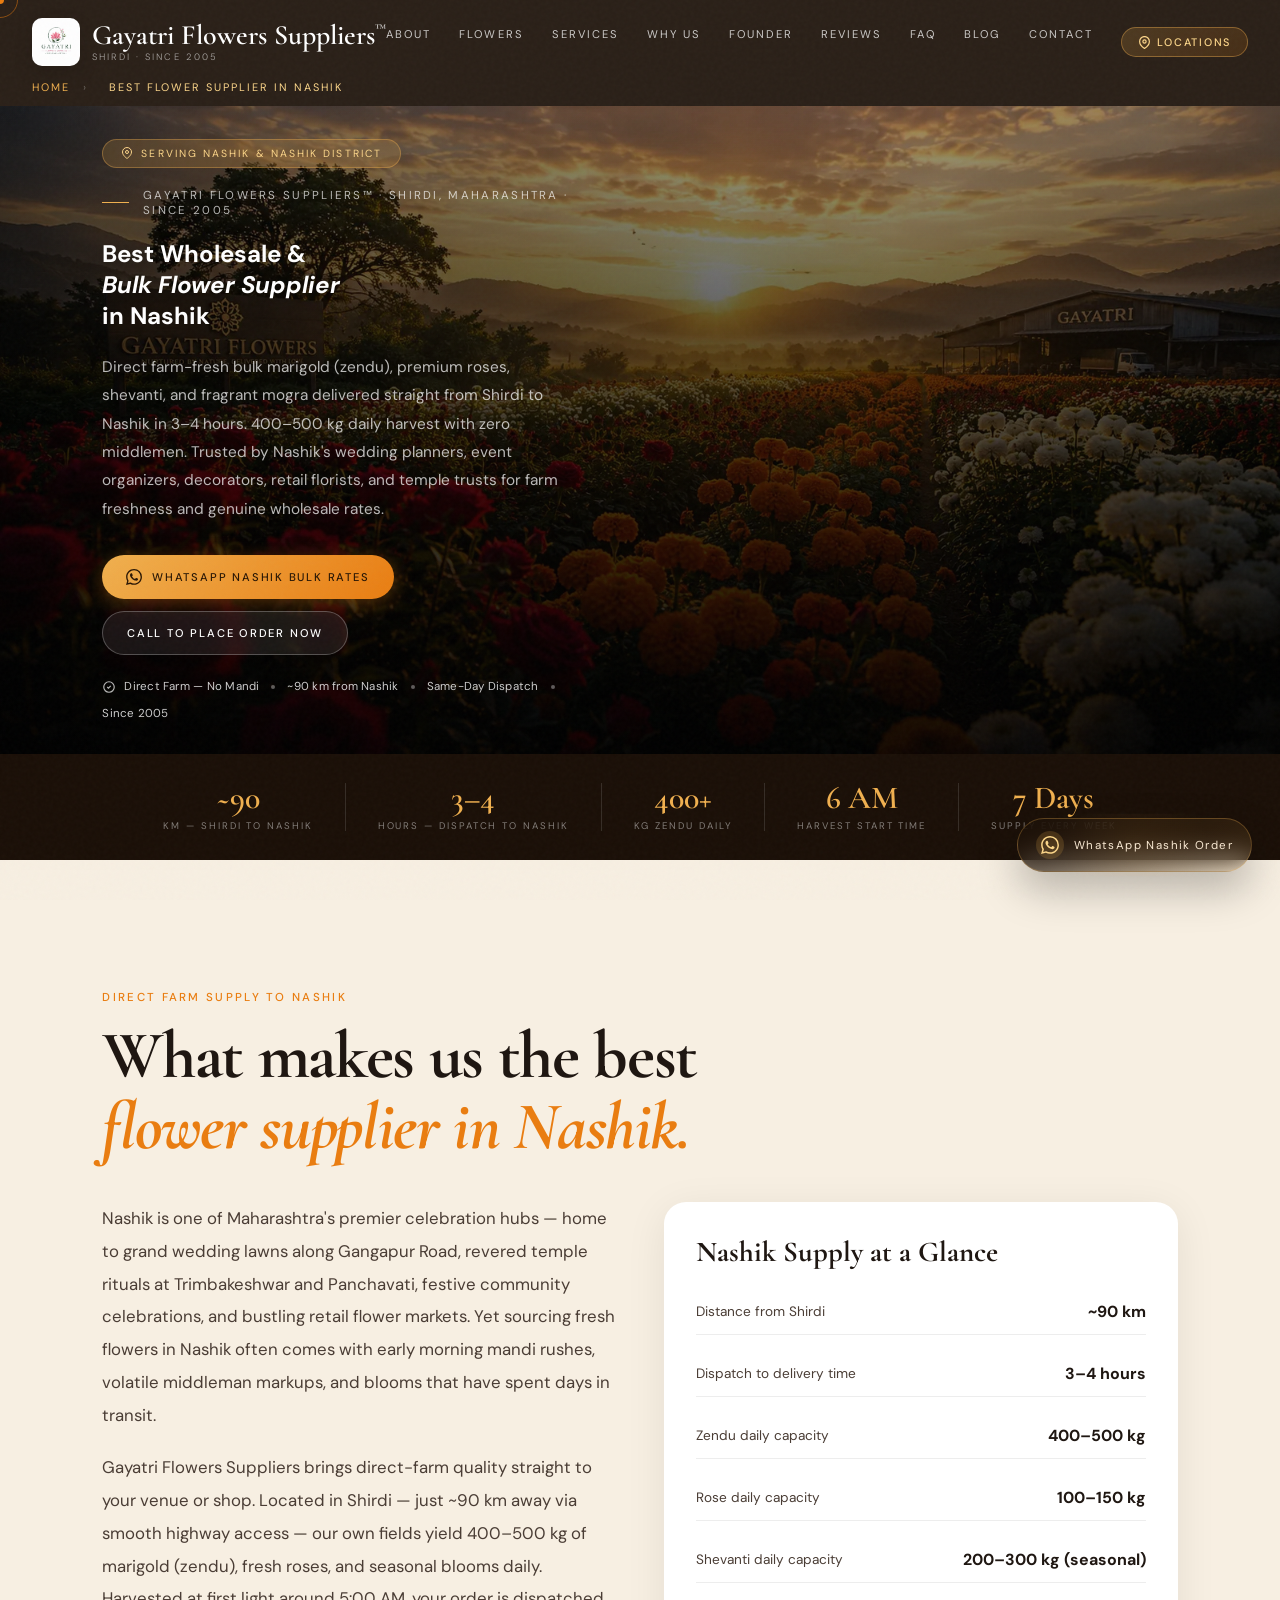
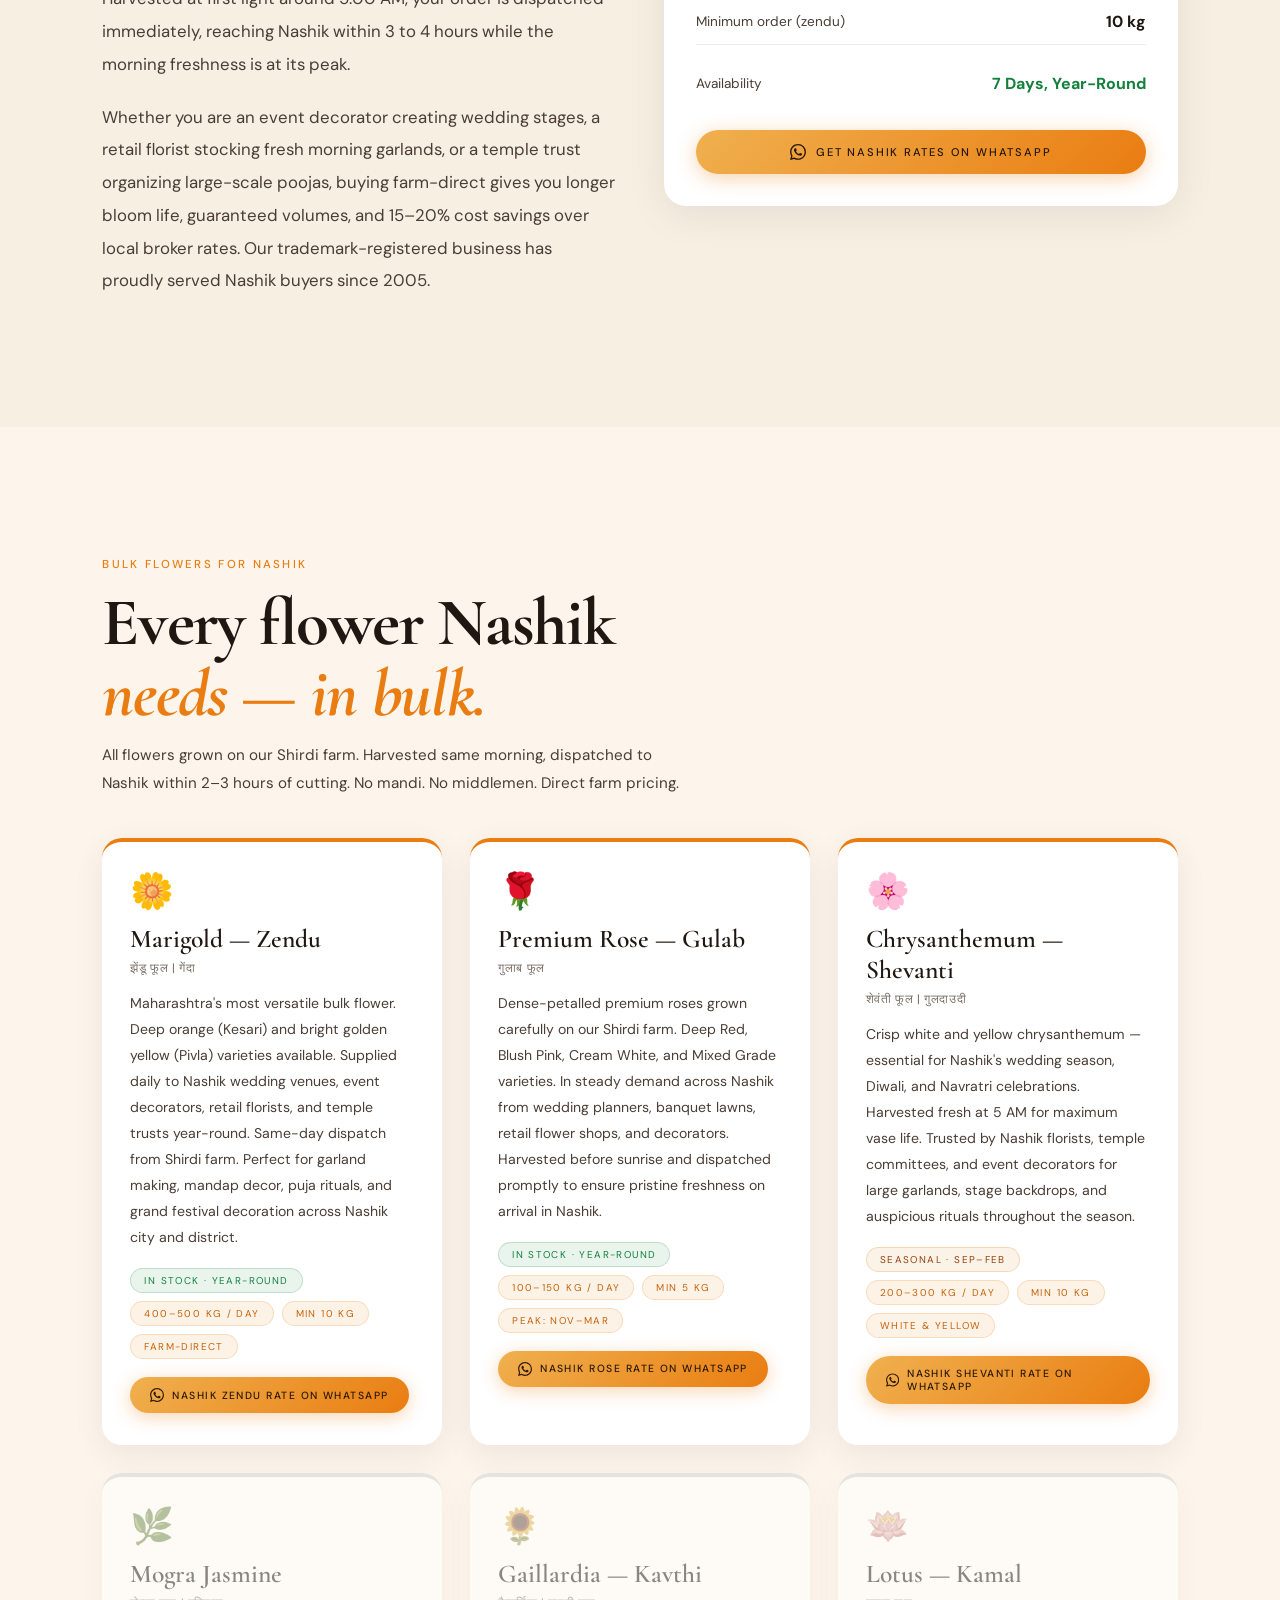
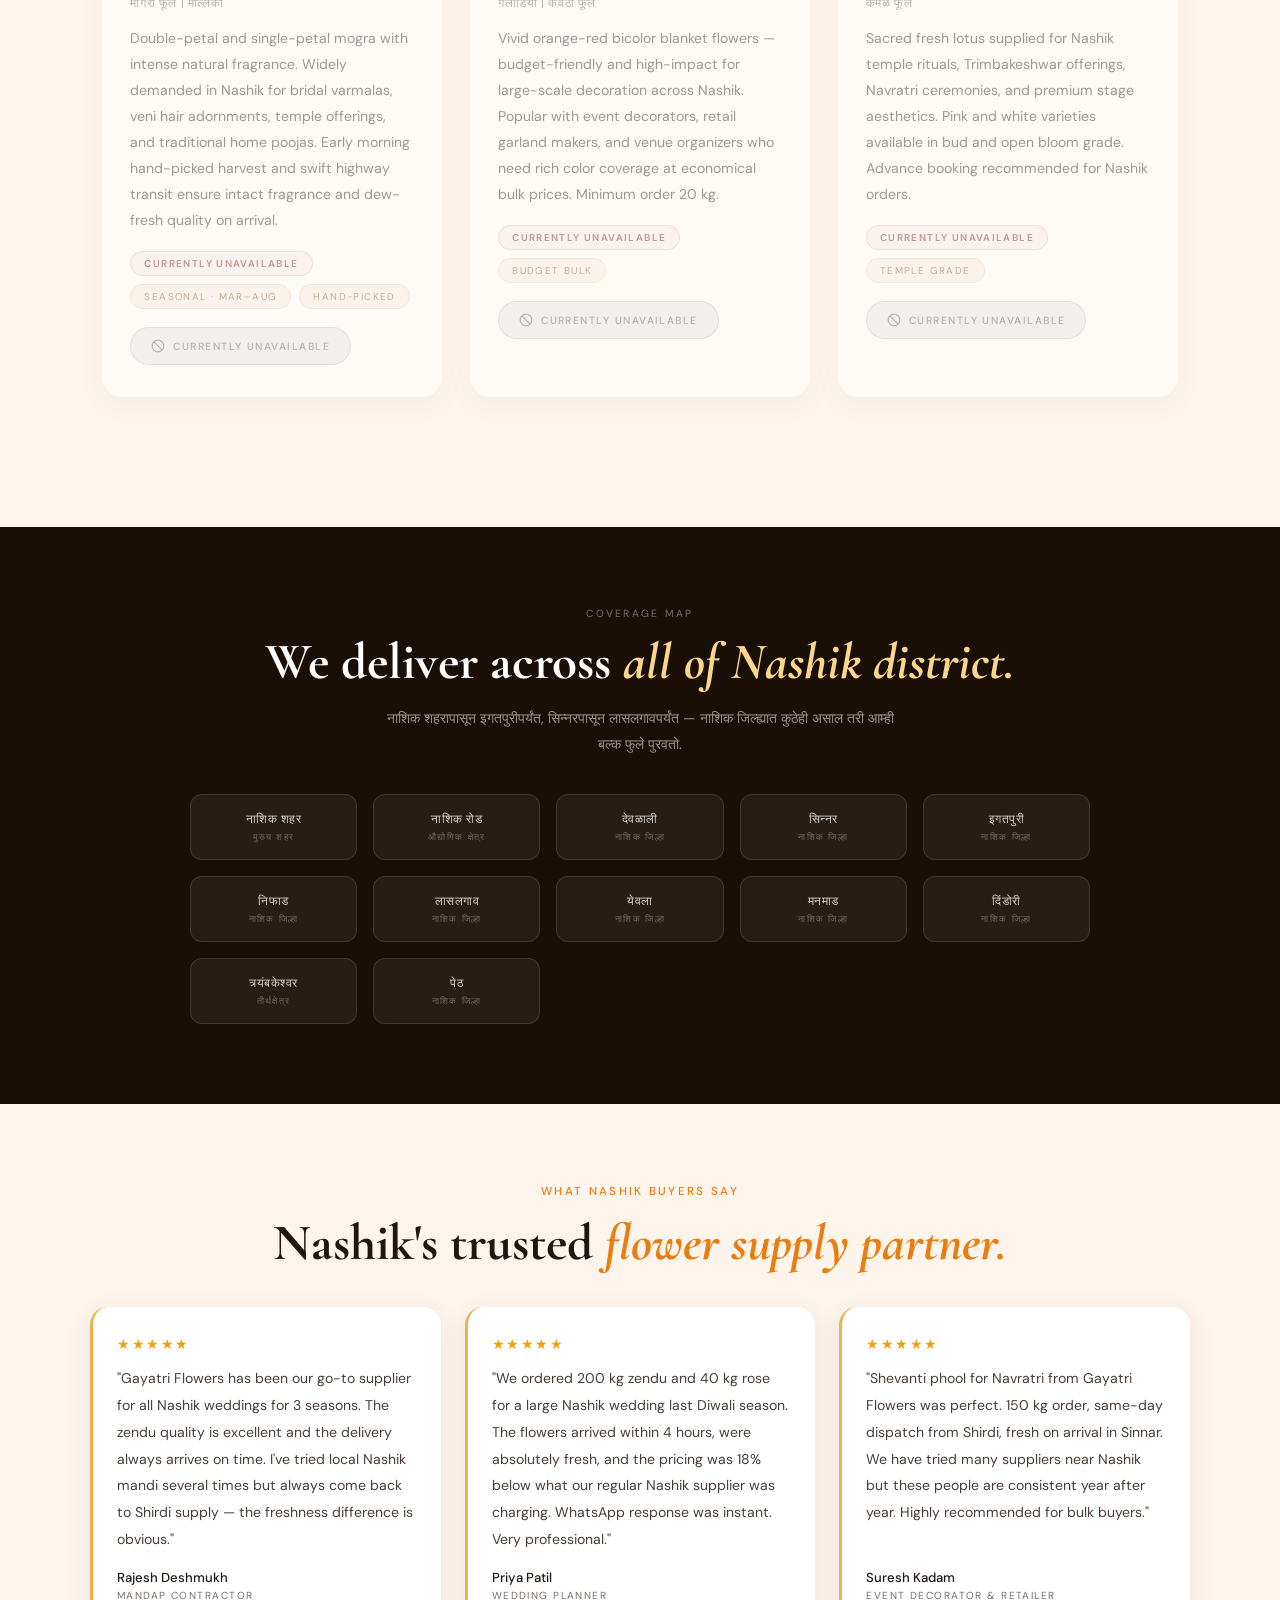
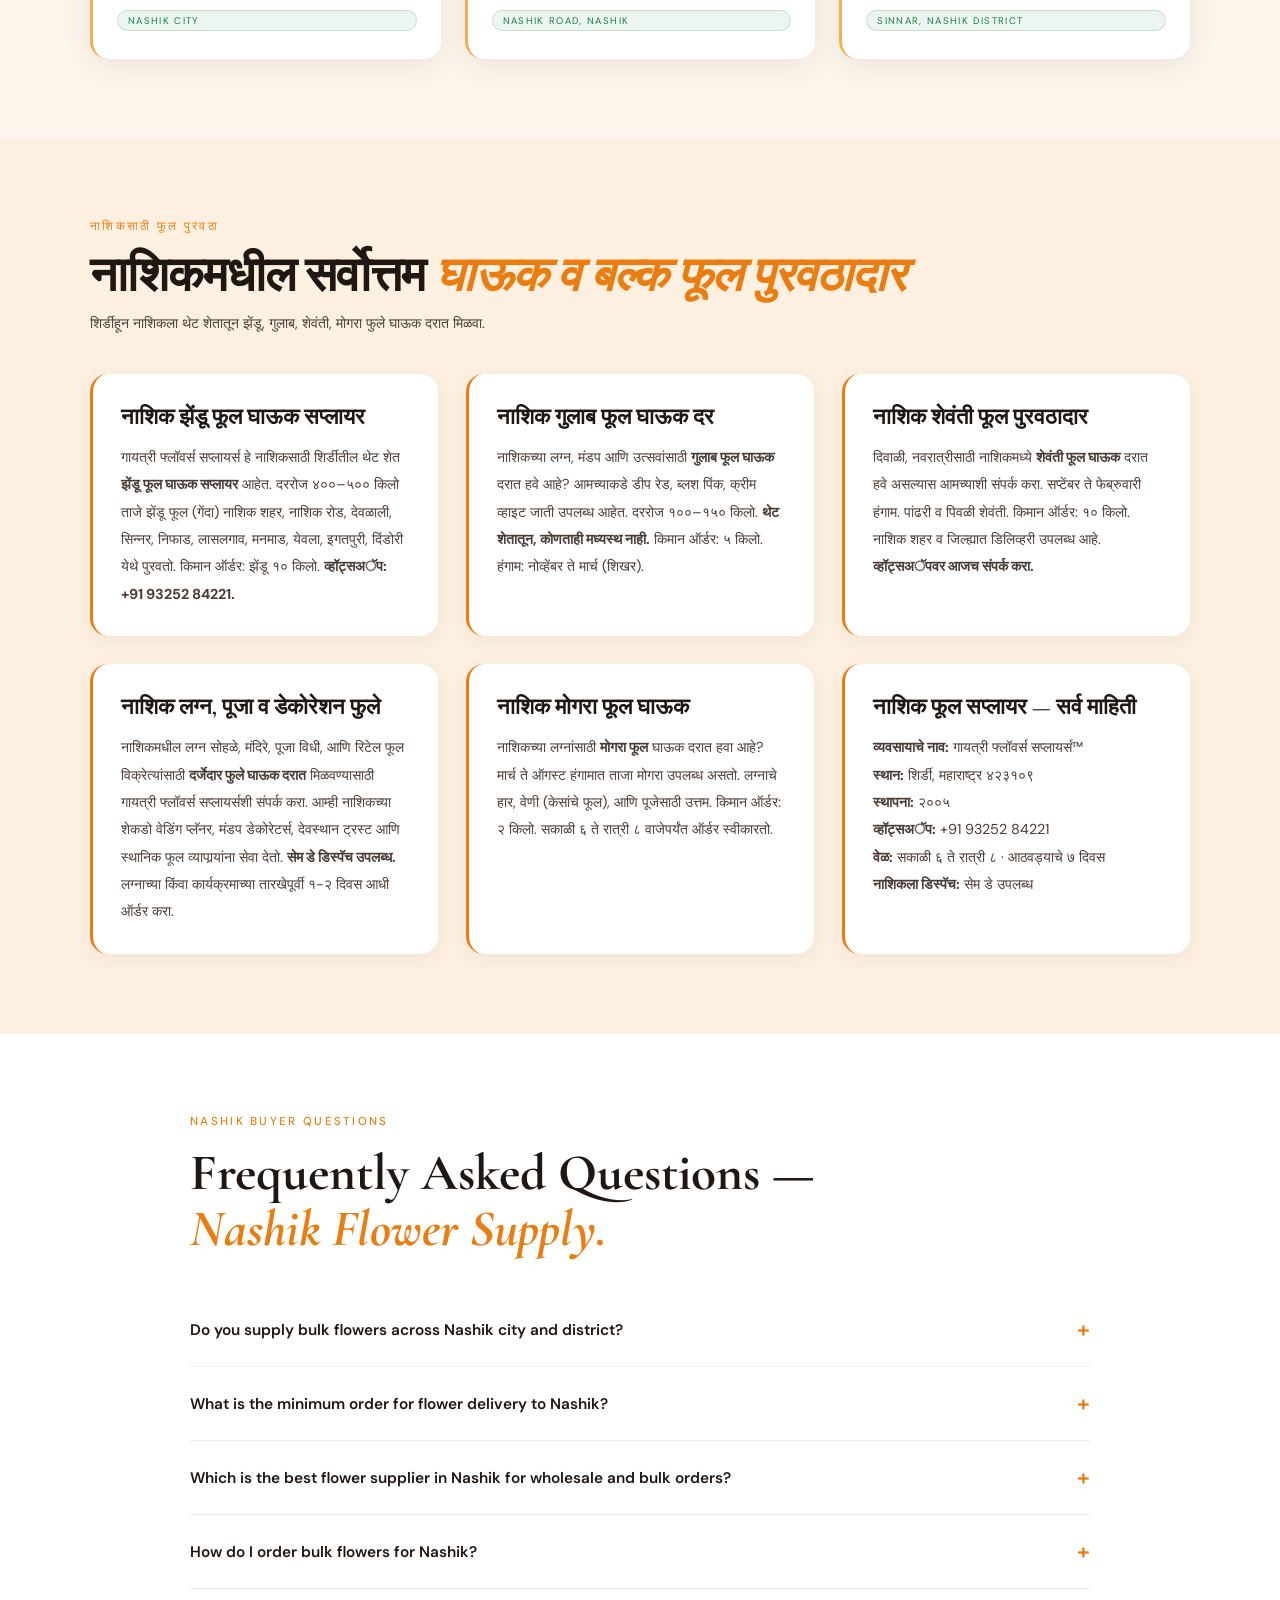
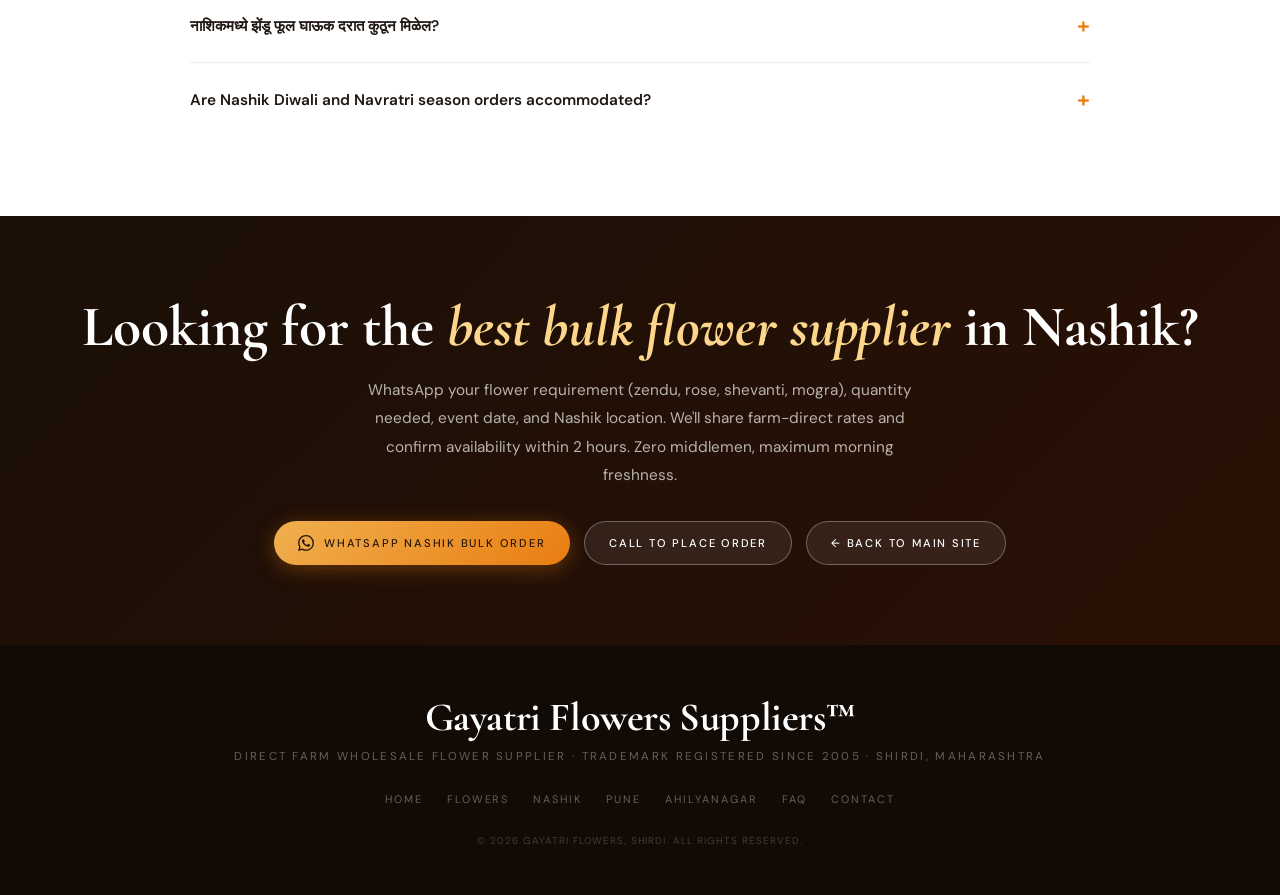
<file: nashik.html>
<!DOCTYPE html>
<html lang="en">

<head>
  <!-- Google tag (gtag.js) -->
  <script async src="https://www.googletagmanager.com/gtag/js?id=G-BQKNYNH786"></script>
  <script>
    window.dataLayer = window.dataLayer || [];
    function gtag(){dataLayer.push(arguments);}
    gtag('js', new Date());

    gtag('config', 'G-BQKNYNH786');
  </script>

  <meta charset="UTF-8" />
  <meta name="viewport" content="width=device-width, initial-scale=1.0" />

  <!-- ═══════════════════════════════════════════════
       PRIMARY SEO — NASHIK
       Target: Best flower supplier in Nashik, wholesale flower Nashik,
               bulk marigold zendu supplier Nashik, rose & shevanti supplier,
               wedding, temple & retail flower supply Nashik
  ═══════════════════════════════════════════════ -->
  <title>Best Flower Supplier in Nashik | Direct Farm Wholesale & Bulk Blooms | Gayatri Flowers</title>

  <meta name="description"
    content="Looking for the best flower supplier in Nashik? Gayatri Flowers Suppliers™ delivers fresh-cut bulk marigold, roses, shevanti & mogra direct from Shirdi in 3–4 hours. Farm-direct rates for weddings, events, temples & retail florists. Call +91 93252 84221." />

  <meta name="keywords"
    content="best flower supplier in nashik, bulk flower supplier Nashik, wholesale flower supplier Nashik, fresh flowers nashik, wedding flower supplier nashik, zendu phool supplier Nashik, marigold supplier Nashik, shevanti supplier Nashik, gulab flower wholesale Nashik, temple flower supplier nashik, florist supplier nashik, नाशिक मधील सर्वोत्तम फूल पुरवठादार, नाशिक झेंडू फूल घाऊक, नाशिक गुलाब फूल घाऊक, flower wholesale nashik maharashtra" />

  <meta name="author" content="Gayatri Flowers Suppliers, Shirdi, Maharashtra" />
  <meta name="robots" content="index, follow, max-image-preview:large, max-snippet:-1, max-video-preview:-1" />
  <link rel="canonical" href="https://www.gayatriflowerssuppliers.in/nashik" />

  <!-- ═══════════════════════════════════════════════
       OPEN GRAPH
  ═══════════════════════════════════════════════ -->
  <meta property="og:type" content="website" />
  <meta property="og:url" content="https://www.gayatriflowerssuppliers.in/nashik" />
  <meta property="og:title"
    content="Best Flower Supplier in Nashik — Gayatri Flowers Shirdi | Direct Farm Wholesale" />
  <meta property="og:description"
    content="Rated among Maharashtra's best direct-farm flower suppliers. Farm-fresh bulk marigold 400–500 kg/day, roses & shevanti delivered to Nashik in 3–4 hours. Farm-direct pricing for weddings, events, temples & florists." />
  <meta property="og:image" content="https://www.gayatriflowerssuppliers.in/assets/og-image.jpg" />
  <meta property="og:image:width" content="1200" />
  <meta property="og:image:height" content="630" />
  <meta property="og:image:alt" content="Gayatri Flowers Suppliers — Best Flower Supplier for Nashik Maharashtra" />
  <meta property="og:locale" content="en_IN" />
  <meta property="og:site_name" content="Gayatri Flowers Suppliers" />

  <!-- ═══════════════════════════════════════════════
       TWITTER CARD
  ═══════════════════════════════════════════════ -->
  <meta name="twitter:card" content="summary_large_image" />
  <meta name="twitter:title" content="Best Flower Supplier in Nashik — Gayatri Flowers Shirdi" />
  <meta name="twitter:description"
    content="Farm-fresh wholesale flowers from Shirdi to Nashik in 3–4 hours. Best rates on zendu, rose, shevanti for events, weddings & temples. Call +91 93252 84221." />
  <meta name="twitter:image" content="https://www.gayatriflowerssuppliers.in/assets/og-image.jpg" />

  <!-- ═══════════════════════════════════════════════
       GEO TARGETING — NASHIK
  ═══════════════════════════════════════════════ -->
  <meta name="geo.region" content="IN-MH" />
  <meta name="geo.placename" content="Nashik, Maharashtra, India" />
  <meta name="geo.position" content="20.0059;73.7898" />
  <meta name="ICBM" content="20.0059, 73.7898" />

  <!-- ═══════════════════════════════════════════════
       SCHEMA — LocalBusiness (Nashik Service Area)
  ═══════════════════════════════════════════════ -->
  <script type="application/ld+json">
  {
    "@context": "https://schema.org",
    "@type": "LocalBusiness",
    "name": "Gayatri Flowers Suppliers",
    "alternateName": ["Gayatri Flowers Nashik Supply", "Gayatri Phool Supplier Nashik", "Gayatri Flowers Shirdi"],
    "image": "https://www.gayatriflowerssuppliers.in/assets/hero-bg.webp",
    "@id": "https://www.gayatriflowerssuppliers.in/",
    "url": "https://www.gayatriflowerssuppliers.in/nashik",
    "telephone": "+919325284221",
    "email": "swamichaudhari252@gmail.com",
    "description": "Gayatri Flowers Suppliers is a direct farm wholesale bulk flower supplier in Shirdi, Maharashtra, delivering to Nashik since 2005. We supply bulk marigold (zendu), rose (gulab), chrysanthemum (shevanti), mogra jasmine and gaillardia to wedding planners, decorators, mandap contractors, temples, and retailers across Nashik city and Nashik district. No middlemen — farm-to-Nashik direct pricing.",
    "foundingDate": "2005",
    "priceRange": "₹₹",
    "founder": {
      "@type": "Person",
      "name": "Swami Chaudhari"
    },
    "address": {
      "@type": "PostalAddress",
      "streetAddress": "Shirdi",
      "addressLocality": "Shirdi",
      "addressRegion": "Maharashtra",
      "postalCode": "423109",
      "addressCountry": "IN"
    },
    "geo": {
      "@type": "GeoCoordinates",
      "latitude": 19.737040,
      "longitude": 74.445275
    },
    "areaServed": [
      { "@type": "City",   "name": "Nashik" },
      { "@type": "City",   "name": "Nashik Road" },
      { "@type": "City",   "name": "Deolali" },
      { "@type": "City",   "name": "Igatpuri" },
      { "@type": "City",   "name": "Sinnar" },
      { "@type": "City",   "name": "Niphad" },
      { "@type": "City",   "name": "Yeola" },
      { "@type": "City",   "name": "Manmad" },
      { "@type": "City",   "name": "Dindori" },
      { "@type": "City",   "name": "Lasalgaon" },
      { "@type": "City",   "name": "Shirdi" },
      { "@type": "State",  "name": "Maharashtra" }
    ],
    "sameAs": [
      "https://www.gayatriflowerssuppliers.in/",
      "https://wa.me/919325284221"
    ],
    "aggregateRating": {
      "@type": "AggregateRating",
      "ratingValue": "4.9",
      "bestRating": "5",
      "worstRating": "1",
      "ratingCount": "47",
      "reviewCount": "47"
    },
    "hasOfferCatalog": {
      "@type": "OfferCatalog",
      "name": "Wholesale Bulk Flowers — Nashik Supply",
      "itemListElement": [
        {
          "@type": "Offer",
          "itemOffered": {
            "@type": "Product",
            "name": "Bulk Marigold / Zendu Flowers — Nashik Delivery",
            "description": "Wholesale zendu marigold flowers from Shirdi to Nashik. 400–500 kg daily capacity. Minimum 10 kg order. Same-day dispatch available. Ideal for Nashik weddings, mandap decoration, temple supply, and wholesale buyers."
          }
        },
        {
          "@type": "Offer",
          "itemOffered": {
            "@type": "Product",
            "name": "Wholesale Rose / Gulab Flowers — Nashik Delivery",
            "description": "Premium bulk rose flowers delivered to Nashik from Shirdi farm. 100–150 kg daily. Minimum 5 kg. Deep red, blush pink, cream white available. Peak season November to March."
          }
        },
        {
          "@type": "Offer",
          "itemOffered": {
            "@type": "Product",
            "name": "Bulk Chrysanthemum / Shevanti Flowers — Nashik Delivery",
            "description": "Wholesale shevanti chrysanthemum to Nashik. 200–300 kg daily. Season September to February. White and yellow varieties. Minimum 10 kg. Perfect for Diwali and Navratri in Nashik."
          }
        }
      ]
    },
    "openingHoursSpecification": {
      "@type": "OpeningHoursSpecification",
      "dayOfWeek": ["Monday","Tuesday","Wednesday","Thursday","Friday","Saturday","Sunday"],
      "opens": "06:00",
      "closes": "20:00"
    }
  }
  </script>

  <!-- ═══════════════════════════════════════════════
       SCHEMA — BreadcrumbList
  ═══════════════════════════════════════════════ -->
  <script type="application/ld+json">
  {
    "@context": "https://schema.org",
    "@type": "BreadcrumbList",
    "itemListElement": [
      {
        "@type": "ListItem",
        "position": 1,
        "name": "Home",
        "item": "https://www.gayatriflowerssuppliers.in/"
      },
      {
        "@type": "ListItem",
        "position": 2,
        "name": "Best Flower Supplier in Nashik",
        "item": "https://www.gayatriflowerssuppliers.in/nashik"
      }
    ]
  }
  </script>

  <!-- ═══════════════════════════════════════════════
       SCHEMA — FAQPage (Nashik-specific)
  ═══════════════════════════════════════════════ -->
  <script type="application/ld+json">
  {
    "@context": "https://schema.org",
    "@type": "FAQPage",
    "mainEntity": [
      {
        "@type": "Question",
        "name": "Which is the best flower supplier in Nashik for wholesale and bulk orders?",
        "acceptedAnswer": {
          "@type": "Answer",
          "text": "Gayatri Flowers Suppliers is recognized as one of the best wholesale flower suppliers for Nashik. Located in Shirdi (~90 km away), we harvest fresh marigold, roses, and shevanti at 5:00 AM and deliver directly to Nashik within 3–4 hours. By eliminating mandi brokers and middlemen, we provide unmatched morning freshness, direct-farm rates with 15–20% savings, and reliable 400–500 kg daily volume for weddings, event organizers, temple trusts, retail florists, and decorators."
        }
      },
      {
        "@type": "Question",
        "name": "Do you supply bulk flowers to Nashik from Shirdi?",
        "acceptedAnswer": {
          "@type": "Answer",
          "text": "Yes. Gayatri Flowers Suppliers delivers bulk flowers from Shirdi to Nashik city, Nashik Road, Panchavati, Gangapur Road, Deolali, Sinnar, Igatpuri, Niphad, Lasalgaon, Yeola, and all areas across Nashik district. Shirdi to Nashik is approximately 90 km. We accommodate regular bulk orders for wedding venues, retail florists, temple trusts, decorators, and event planners. WhatsApp your requirement to +91 93252 84221."
        }
      },
      {
        "@type": "Question",
        "name": "What is the minimum order for flower delivery to Nashik?",
        "acceptedAnswer": {
          "@type": "Answer",
          "text": "Minimum order for marigold (zendu) and shevanti (chrysanthemum) delivery to Nashik is 50 kg. For rose (gulab), minimum is 50 kg. For mogra jasmine, minimum is 30 kg. For gaillardia, minimum is 50 kg. We supply bulk and wholesale quantities suitable for events, shops, and ceremonies — not single-bouquet retail."
        }
      },
      {
        "@type": "Question",
        "name": "How fresh are flowers when delivered to Nashik?",
        "acceptedAnswer": {
          "@type": "Answer",
          "text": "All flowers are harvested same morning from our Shirdi farm before sunrise and dispatched within 2 hours of cutting. Nashik deliveries are typically completed within 3–4 hours of dispatch. No cold storage delays — farm-to-van-to-Nashik in a single, uninterrupted chain. This means peak freshness guaranteed at the time of delivery."
        }
      },
      {
        "@type": "Question",
        "name": "Which flowers are available for bulk supply to Nashik?",
        "acceptedAnswer": {
          "@type": "Answer",
          "text": "We supply the following bulk flowers to Nashik: Marigold / Zendu (400–500 kg daily, year-round), Premium Rose / Gulab (100–150 kg daily, year-round, peak Nov–Mar), Chrysanthemum / Shevanti (200–300 kg daily, seasonal Sep–Feb), Mogra Jasmine (seasonal Mar–Aug), Gaillardia / Kavthi (year-round), and Lotus / Kamal (seasonal Jun–Nov). WhatsApp availability check before ordering."
        }
      },
      {
        "@type": "Question",
        "name": "Do you supply flowers for weddings, temples, and retail florists in Nashik?",
        "acceptedAnswer": {
          "@type": "Answer",
          "text": "Yes. We supply fresh flowers to a wide range of buyers across Nashik — including wedding venues along Gangapur Road, religious trusts in Panchavati and Trimbakeshwar, retail flower stalls, garland makers, and stage decorators. Advance booking of 24–48 hours is recommended for peak wedding dates and festivals. Contact us at +91 93252 84221."
        }
      },
      {
        "@type": "Question",
        "name": "Are you a direct farm or a reseller for Nashik supply?",
        "acceptedAnswer": {
          "@type": "Answer",
          "text": "Gayatri Flowers Suppliers is a direct farm owner based in Shirdi, Maharashtra. We grow marigold, rose, and chrysanthemum on our own farms — no mandi sourcing, no middlemen. This results in fresher flowers, consistent daily availability, and significantly lower pricing for Nashik bulk buyers compared to going through a broker or local mandi."
        }
      },
      {
        "@type": "Question",
        "name": "नाशिकमध्ये झेंडू फूल घाऊक दरात कुठून मिळेल?",
        "acceptedAnswer": {
          "@type": "Answer",
          "text": "गायत्री फ्लॉवर्स सप्लायर्स, शिर्डी हे नाशिकसाठी थेट शेतातून झेंडू फूल घाऊक दरात पुरवतात. नाशिक शहर, नाशिक रोड, देवळाली, सिन्नर, इगतपुरी, निफाड, लासलगाव, येवला येथे बल्क डिलिव्हरी उपलब्ध आहे. व्हॉट्सअॅप: +91 93252 84221. किमान ऑर्डर: झेंडू १० किलो."
        }
      }
    ]
  }
  </script>

  <!-- ═══════════════════════════════════════════════
       RESOURCE HINTS & FONTS
  ═══════════════════════════════════════════════ -->
  <link rel="preconnect" href="https://fonts.googleapis.com" />
  <link rel="preconnect" href="https://fonts.gstatic.com" crossorigin />
  <link rel="preload" as="style"
    href="https://fonts.googleapis.com/css2?family=Cormorant+Garamond:ital,wght@0,400;0,500;0,600;0,700;1,400;1,600&family=DM+Sans:ital,wght@0,300;0,400;0,500;0,600;1,400&display=swap" />
  <link rel="stylesheet"
    href="https://fonts.googleapis.com/css2?family=Cormorant+Garamond:ital,wght@0,400;0,500;0,600;0,700;1,400;1,600&family=DM+Sans:ital,wght@0,300;0,400;0,500;0,600;1,400&display=swap"
    media="print" onload="this.media='all'" />
  <noscript>
    <link rel="stylesheet"
      href="https://fonts.googleapis.com/css2?family=Cormorant+Garamond:ital,wght@0,400;0,500;0,600;0,700;1,400;1,600&family=DM+Sans:ital,wght@0,300;0,400;0,500;0,600;1,400&display=swap" />
  </noscript>

  <link rel="icon" href="/assets/favicon.ico" sizes="any" />
  <link rel="icon" href="assets/icon.jpg" type="image/jpeg" />
  <link rel="apple-touch-icon" href="/assets/apple-touch-icon.png" />

  <link rel="stylesheet" href="style.css" />

  <style>
    .location-hero {
      min-height: 72vh;
      position: relative;
      display: flex;
      align-items: center;
      background: linear-gradient(170deg, rgba(0, 0, 0, 0.08) 0%, rgba(0, 0, 0, 0.78) 100%),
        url('assets/hero-bg.webp') center/cover no-repeat;
    }

    .breadcrumb-bar {
      background: rgba(26, 15, 7, 0.92);
      padding: 12px 32px;
      font-size: .68rem;
      text-transform: uppercase;
      letter-spacing: .18em;
      color: rgba(255, 255, 255, .55);
    }

    .breadcrumb-bar a {
      color: var(--gold);
      text-decoration: none;
    }

    .breadcrumb-bar a:hover {
      color: white;
    }

    .breadcrumb-bar span {
      color: rgba(255, 255, 255, .3);
      margin: 0 8px;
    }

    .location-badge {
      display: inline-flex;
      align-items: center;
      gap: 8px;
      background: rgba(240, 176, 79, .18);
      border: 1px solid rgba(240, 176, 79, .35);
      color: var(--gold-light);
      font-size: .65rem;
      letter-spacing: .2em;
      text-transform: uppercase;
      padding: 7px 18px;
      border-radius: 999px;
      margin-bottom: 20px;
    }

    .dist-strip {
      background: var(--bg-dark);
      color: white;
      padding: 28px 32px;
      display: flex;
      flex-wrap: wrap;
      justify-content: center;
      gap: 32px;
      align-items: center;
    }

    .dist-item {
      text-align: center;
    }

    .dist-val {
      font-family: var(--font-serif);
      font-size: 2rem;
      font-weight: 600;
      color: var(--gold);
      display: block;
      line-height: 1;
    }

    .dist-lbl {
      font-size: .6rem;
      text-transform: uppercase;
      letter-spacing: .2em;
      color: rgba(255, 255, 255, .45);
      margin-top: 5px;
      display: block;
    }

    .dist-sep {
      width: 1px;
      height: 48px;
      background: rgba(255, 255, 255, .12);
    }

    @media(max-width:640px) {
      .dist-sep {
        display: none;
      }
    }

    .supply-grid {
      display: grid;
      grid-template-columns: repeat(auto-fit, minmax(280px, 1fr));
      gap: 28px;
      margin-top: 40px;
    }

    .supply-card {
      background: white;
      border-radius: 20px;
      padding: 32px 28px;
      border-top: 4px solid var(--orange);
      box-shadow: 0 8px 32px rgba(0, 0, 0, .07);
      transition: transform .35s var(--ease-out), box-shadow .35s;
    }

    .supply-card:hover {
      transform: translateY(-5px);
      box-shadow: 0 20px 52px rgba(0, 0, 0, .12);
    }

    .supply-card.unavailable {
      opacity: 0.5;
      filter: grayscale(0.5);
      border-top: 4px solid #cbd5e1;
      position: relative;
      cursor: not-allowed;
      pointer-events: none;
      user-select: none;
    }

    .supply-card.unavailable::before {
      content: '';
      position: absolute;
      inset: 0;
      background: rgba(255, 255, 255, 0.45);
      border-radius: 20px;
      pointer-events: none;
      z-index: 1;
    }

    .supply-card.unavailable > * {
      position: relative;
      z-index: 2;
    }

    .supply-card.unavailable:hover {
      transform: none;
      box-shadow: 0 8px 32px rgba(0, 0, 0, .07);
    }

    .supply-card-icon {
      font-size: 2.2rem;
      margin-bottom: 14px;
      display: block;
      line-height: 1;
    }

    .supply-card-name {
      font-family: var(--font-serif);
      font-size: 1.6rem;
      font-weight: 600;
      margin-bottom: 6px;
      color: var(--text);
    }

    .supply-card-name-mr {
      font-size: .75rem;
      color: var(--muted);
      letter-spacing: .05em;
      margin-bottom: 14px;
      display: block;
    }

    .supply-card-desc {
      font-size: .88rem;
      color: var(--text-soft);
      line-height: 1.85;
      margin-bottom: 18px;
    }

    .supply-meta-row {
      display: flex;
      flex-wrap: wrap;
      gap: 8px;
      margin-bottom: 18px;
    }

    .supply-meta-pill {
      font-size: .62rem;
      text-transform: uppercase;
      letter-spacing: .14em;
      padding: 5px 13px;
      border-radius: 999px;
      background: rgba(233, 125, 17, .1);
      border: 1px solid rgba(233, 125, 17, .2);
      color: var(--orange-deep);
    }

    .supply-meta-pill.green {
      background: rgba(21, 128, 61, .09);
      border-color: rgba(21, 128, 61, .2);
      color: #15803d;
    }

    .supply-meta-pill.unavailable-pill {
      background: rgba(239, 68, 68, 0.08);
      border-color: rgba(239, 68, 68, 0.25);
      color: #dc2626;
      font-weight: 600;
    }

    .supply-wa-btn {
      display: inline-flex;
      align-items: center;
      gap: 8px;
      background: linear-gradient(135deg, var(--gold), var(--orange));
      color: #2a1705;
      padding: 11px 20px;
      border-radius: 999px;
      font-size: .65rem;
      text-transform: uppercase;
      letter-spacing: .14em;
      font-weight: 500;
      text-decoration: none;
      transition: transform .3s, box-shadow .3s;
      box-shadow: 0 4px 18px rgba(233, 125, 17, .32);
    }

    .supply-wa-btn:hover {
      transform: translateY(-2px);
      box-shadow: 0 8px 28px rgba(233, 125, 17, .45);
    }

    .supply-card.unavailable .supply-wa-btn.disabled-btn {
      background: rgba(148, 163, 184, 0.22);
      color: #64748b;
      border: 1px solid rgba(148, 163, 184, 0.4);
      box-shadow: none;
      cursor: not-allowed;
      pointer-events: none;
    }

    .supply-card.unavailable .supply-wa-btn.disabled-btn:hover {
      transform: none;
      box-shadow: none;
    }

    .area-coverage {
      background: var(--bg-dark);
      padding: 80px 24px;
      color: white;
    }

    .area-grid {
      display: grid;
      grid-template-columns: repeat(auto-fit, minmax(160px, 1fr));
      gap: 16px;
      margin-top: 36px;
      max-width: 900px;
      margin-left: auto;
      margin-right: auto;
    }

    .area-pill {
      background: rgba(255, 255, 255, .06);
      border: 1px solid rgba(255, 255, 255, .12);
      border-radius: 12px;
      padding: 16px 18px;
      text-align: center;
      font-size: .78rem;
      color: rgba(255, 255, 255, .8);
      letter-spacing: .04em;
      transition: background .3s, border-color .3s;
    }

    .area-pill:hover {
      background: rgba(240, 176, 79, .12);
      border-color: rgba(240, 176, 79, .3);
      color: var(--gold-light);
    }

    .area-pill small {
      display: block;
      font-size: .58rem;
      color: rgba(255, 255, 255, .35);
      letter-spacing: .14em;
      text-transform: uppercase;
      margin-top: 4px;
    }

    .testimonials-loc {
      background: #fdf5ec;
      padding: 80px 24px;
    }

    .testi-grid {
      display: grid;
      grid-template-columns: repeat(auto-fit, minmax(280px, 1fr));
      gap: 24px;
      margin-top: 36px;
      max-width: 1100px;
      margin-left: auto;
      margin-right: auto;
    }

    .testi-card {
      background: white;
      border-radius: 18px;
      padding: 28px 24px;
      box-shadow: 0 6px 28px rgba(0, 0, 0, .07);
      border-left: 3px solid var(--gold);
      display: flex;
      flex-direction: column;
    }

    .testi-stars {
      color: #f59e0b;
      font-size: .88rem;
      letter-spacing: 1.5px;
      margin-bottom: 12px;
    }

    .testi-text {
      font-size: .88rem;
      color: var(--text-soft);
      line-height: 1.9;
      flex: 1;
      margin-bottom: 16px;
    }

    .testi-author {
      font-weight: 500;
      font-size: .82rem;
      color: var(--text);
    }

    .testi-role {
      font-size: .64rem;
      text-transform: uppercase;
      letter-spacing: .14em;
      color: var(--muted);
      margin-top: 3px;
    }

    .testi-city {
      display: inline-block;
      font-size: .6rem;
      text-transform: uppercase;
      letter-spacing: .14em;
      color: #15803d;
      background: rgba(21, 128, 61, .08);
      border: 1px solid rgba(21, 128, 61, .18);
      border-radius: 999px;
      padding: 3px 10px;
      margin-top: 8px;
    }

    .faq-loc {
      background: white;
      padding: 80px 24px;
    }

    .faq-loc-inner {
      max-width: 900px;
      margin: 0 auto;
    }

    .faq-loc-item {
      border-bottom: 1px solid rgba(0, 0, 0, .07);
      padding: 22px 0;
    }

    .faq-loc-item:last-child {
      border-bottom: none;
    }

    .faq-loc-q {
      font-family: var(--font-sans);
      font-size: .96rem;
      font-weight: 600;
      color: var(--text);
      cursor: pointer;
      display: flex;
      justify-content: space-between;
      align-items: center;
      gap: 16px;
    }

    .faq-loc-q::after {
      content: '+';
      font-size: 1.4rem;
      color: var(--orange);
      flex-shrink: 0;
      transition: transform .3s;
    }

    .faq-loc-item.open .faq-loc-q::after {
      transform: rotate(45deg);
    }

    .faq-loc-a {
      font-size: .88rem;
      color: var(--text-soft);
      line-height: 1.9;
      margin-top: 14px;
      display: none;
    }

    .faq-loc-item.open .faq-loc-a {
      display: block;
    }

    .marathi-sec {
      background: #fdf0e0;
      padding: 80px 24px;
    }

    .marathi-inner {
      max-width: 1100px;
      margin: 0 auto;
    }

    .marathi-grid {
      display: grid;
      grid-template-columns: repeat(auto-fit, minmax(300px, 1fr));
      gap: 28px;
      margin-top: 36px;
    }

    .marathi-card {
      background: white;
      border-radius: 18px;
      padding: 28px;
      border-left: 3px solid var(--orange);
      box-shadow: 0 4px 20px rgba(0, 0, 0, .05);
    }

    .marathi-card h3 {
      font-family: var(--font-serif);
      font-size: 1.4rem;
      color: var(--text);
      margin-bottom: 12px;
      line-height: 1.35;
    }

    .marathi-card p {
      font-size: .9rem;
      color: var(--text-soft);
      line-height: 1.9;
    }

    .cta-banner {
      background: linear-gradient(135deg, var(--bg-dark) 0%, #2a1005 100%);
      padding: 80px 24px;
      text-align: center;
      color: white;
    }

    .cta-banner h2 {
      font-family: var(--font-serif);
      font-size: clamp(2rem, 5vw, 3.6rem);
      margin-bottom: 16px;
      line-height: 1.1;
    }

    .cta-banner h2 em {
      color: var(--gold-light);
      font-style: italic;
    }

    .cta-banner p {
      font-size: .96rem;
      color: rgba(255, 255, 255, .68);
      max-width: 52ch;
      margin: 0 auto 32px;
      line-height: 1.85;
    }

    .cta-btns {
      display: flex;
      flex-wrap: wrap;
      justify-content: center;
      gap: 14px;
    }
  </style>
</head>

<body>

  <a href="#main-content" class="skip-link">Skip to content</a>
  <div class="grain" aria-hidden="true"></div>
  <div class="cursor" id="cursor" aria-hidden="true"></div>
  <div class="cursor-follower" id="cursorFollower" aria-hidden="true"></div>

  <!-- ═══════════════════════════════════════════════
       NAVBAR
  ═══════════════════════════════════════════════ -->
  <header class="navbar" role="banner">
    <div class="logo">
      <a href="index.html" class="brand" aria-label="Go to Gayatri Flowers Suppliers homepage">
        <div class="brand-image" aria-hidden="true">
          <img src="assets/icon.jpg" alt="Gayatri Flowers Suppliers logo" />
        </div>
        <div class="brand-text">
          <span>Gayatri Flowers Suppliers<sup style="font-size:.55em;vertical-align:super;opacity:.7">™</sup></span>
          <small>Shirdi &middot; Since 2005</small>
        </div>
      </a>
    </div>
    <nav role="navigation" aria-label="Main navigation">
      <a href="index.html#about">About</a>
      <a href="index.html#flowers">Flowers</a>
      <a href="index.html#services">Services</a>
      <a href="index.html#why-us">Why Us</a>
      <a href="index.html#founder">Founder</a>
      <a href="index.html#reviews">Reviews</a>
      <a href="index.html#faq">FAQ</a>
      <a href="blogs">Blog</a>
      <a href="index.html#contact">Contact</a>
      <button class="locations-btn" id="locationsBtn" aria-haspopup="true" aria-expanded="false"
        aria-controls="locationPanel">
        <svg width="13" height="13" viewBox="0 0 24 24" fill="none" stroke="currentColor" stroke-width="2.2"
          aria-hidden="true">
          <path d="M21 10c0 7-9 13-9 13s-9-6-9-13a9 9 0 0118 0z" />
          <circle cx="12" cy="10" r="3" />
        </svg>
        Locations
      </button>
    </nav>
    <div class="menu-toggle" id="menuToggle" aria-label="Toggle menu" aria-expanded="false">
      <span></span><span></span>
    </div>
  </header>

  <div class="location-panel-overlay" id="locOverlay" aria-hidden="true"></div>
  <aside class="location-panel" id="locationPanel" role="dialog" aria-modal="true" aria-label="Our delivery locations">
    <div class="lp-header">
      <div>
        <p class="lp-eyebrow">We Deliver To</p>
        <h2 class="lp-title">Our Locations</h2>
      </div>
      <button class="lp-close" id="lpClose" aria-label="Close locations panel">
        <svg width="18" height="18" viewBox="0 0 24 24" fill="none" stroke="currentColor" stroke-width="2"
          aria-hidden="true">
          <line x1="18" y1="6" x2="6" y2="18" />
          <line x1="6" y1="6" x2="18" y2="18" />
        </svg>
      </button>
    </div>

    <p class="lp-intro">Bulk flowers dispatched from our Shirdi farm directly to your city — no mandi, no middlemen.</p>

    <div class="lp-cities">
      <a href="nashik" class="lp-city-card is-current" aria-current="page">
        <div class="lp-city-icon" aria-hidden="true">🌼</div>
        <div class="lp-city-info">
          <span class="lp-city-name">Nashik</span>
          <span class="lp-city-meta">~90 km · 3–4 hrs delivery</span>
          <span class="lp-city-tags">Zendu · Rose · Shevanti · Mogra</span>
        </div>
        <svg class="lp-arrow" width="16" height="16" viewBox="0 0 24 24" fill="none" stroke="currentColor"
          stroke-width="2" aria-hidden="true">
          <line x1="5" y1="12" x2="19" y2="12" />
          <polyline points="12 5 19 12 12 19" />
        </svg>
      </a>

      <a href="pune" class="lp-city-card">
        <div class="lp-city-icon" aria-hidden="true">🌹</div>
        <div class="lp-city-info">
          <span class="lp-city-name">Pune</span>
          <span class="lp-city-meta">~200 km · 4–6 hrs delivery</span>
          <span class="lp-city-tags">Zendu · Rose · Shevanti · Mogra</span>
        </div>
        <svg class="lp-arrow" width="16" height="16" viewBox="0 0 24 24" fill="none" stroke="currentColor"
          stroke-width="2" aria-hidden="true">
          <line x1="5" y1="12" x2="19" y2="12" />
          <polyline points="12 5 19 12 12 19" />
        </svg>
      </a>

      <a href="ahilyanagar" class="lp-city-card">
        <div class="lp-city-icon" aria-hidden="true">🌸</div>
        <div class="lp-city-info">
          <span class="lp-city-name">Ahilyanagar</span>
          <span class="lp-city-meta">~60 km · 1–2 hrs delivery</span>
          <span class="lp-city-tags">Zendu · Rose · Shevanti · Mogra</span>
        </div>
        <svg class="lp-arrow" width="16" height="16" viewBox="0 0 24 24" fill="none" stroke="currentColor"
          stroke-width="2" aria-hidden="true">
          <line x1="5" y1="12" x2="19" y2="12" />
          <polyline points="12 5 19 12 12 19" />
        </svg>
      </a>
    </div>

    <div class="lp-footer">
      <p class="lp-footer-text">Don't see your city?</p>
      <a href="https://wa.me/919325284221?text=Hello%2C%20I%20need%20bulk%20flowers%20delivered%20to%20my%20city.%20Please%20confirm%20if%20you%20deliver%20here."
        class="lp-wa-btn" target="_blank" rel="noopener">
        <svg width="15" height="15" viewBox="0 0 24 24" fill="currentColor" aria-hidden="true">
          <path
            d="M17.472 14.382c-.297-.149-1.758-.867-2.03-.967-.273-.099-.471-.148-.67.15-.197.297-.767.966-.94 1.164-.173.199-.347.223-.644.075-.297-.15-1.255-.463-2.39-1.475-.883-.788-1.48-1.761-1.653-2.059-.173-.297-.018-.458.13-.606.134-.133.298-.347.446-.52.149-.174.198-.298.298-.497.099-.198.05-.371-.025-.52-.075-.149-.669-1.612-.916-2.207-.242-.579-.487-.5-.669-.51-.173-.008-.371-.01-.57-.01-.198 0-.52.074-.792.372-.272.297-1.04 1.016-1.04 2.479 0 1.462 1.065 2.875 1.213 3.074.149.198 2.096 3.2 5.077 4.487.709.306 1.262.489 1.694.625.712.227 1.36.195 1.871.118.571-.085 1.758-.719 2.006-1.413.248-.694.248-1.289.173-1.413-.074-.124-.272-.198-.57-.347m-5.421 7.403h-.004a9.87 9.87 0 01-5.031-1.378l-.361-.214-3.741.982.998-3.648-.235-.374a9.86 9.86 0 01-1.51-5.26c.001-5.45 4.436-9.884 9.888-9.884 2.64 0 5.122 1.03 6.988 2.898a9.825 9.825 0 012.893 6.994c-.003 5.45-4.437 9.884-9.885 9.884m8.413-18.297A11.815 11.815 0 0012.05 0C5.495 0 .16 5.335.157 11.892c0 2.096.547 4.142 1.588 5.945L.057 24l6.305-1.654a11.882 11.882 0 005.683 1.448h.005c6.554 0 11.89-5.335 11.893-11.893a11.821 11.821 0 00-3.48-8.413Z" />
        </svg>
        WhatsApp Us — We'll Confirm
      </a>
    </div>
  </aside>

  <div class="mobile-nav" id="mobileNav" role="navigation" aria-label="Mobile navigation">
    <a href="index.html" class="mobile-link">Home</a>
    <a href="index.html#about" class="mobile-link">About</a>
    <a href="index.html#flowers" class="mobile-link">Flowers</a>
    <a href="index.html#services" class="mobile-link">Services</a>
    <a href="index.html#why-us" class="mobile-link">Why Us</a>
    <a href="index.html#founder" class="mobile-link">Founder</a>
    <a href="index.html#reviews" class="mobile-link">Reviews</a>
    <a href="index.html#faq" class="mobile-link">FAQ</a>
    <a href="index.html#contact" class="mobile-link">Contact</a>
    <button class="mobile-link" id="mobileLocBtn"
      style="background:none;border:none;text-align:left;cursor:pointer;width:100%;display:flex;align-items:center;gap:8px;padding:0;font-size:inherit;font-family:inherit;">
      <svg width="13" height="13" viewBox="0 0 24 24" fill="none" stroke="currentColor" stroke-width="2.2"
        aria-hidden="true">
        <path d="M21 10c0 7-9 13-9 13s-9-6-9-13a9 9 0 0118 0z" />
        <circle cx="12" cy="10" r="3" />
      </svg>
      Locations
    </button>
    <a href="index.html#blog" class="mobile-link">Blog</a>
  </div>

  <!-- ═══════════════════════════════════════════════
       BREADCRUMB BAR
  ═══════════════════════════════════════════════ -->
  <div class="breadcrumb-bar" aria-label="Breadcrumb" style="padding-top:80px;">
    <a href="index.html">Home</a>
    <span>›</span>
    <span style="color:var(--gold-light)">Best Flower Supplier in Nashik</span>
  </div>

  <!-- ═══════════════════════════════════════════════
       LOCATION HERO
  ═══════════════════════════════════════════════ -->
  <section class="location-hero" id="hero" aria-label="Best flower supplier for Nashik — Gayatri Flowers Shirdi">
    <div class="hero-overlay" aria-hidden="true"></div>
    <div class="hero-content">
      <div class="location-badge" aria-label="Serving Nashik district">
        <svg width="12" height="12" viewBox="0 0 24 24" fill="none" stroke="currentColor" stroke-width="2"
          aria-hidden="true">
          <path d="M21 10c0 7-9 13-9 13s-9-6-9-13a9 9 0 0118 0z" />
          <circle cx="12" cy="10" r="3" />
        </svg>
        Serving Nashik &amp; Nashik District
      </div>
      <div class="eyebrow reveal-fade">
        <span class="eyebrow-line" aria-hidden="true"></span>
        Gayatri Flowers Suppliers™ · Shirdi, Maharashtra · Since 2005
      </div>
      <h1 class="reveal-up">
        Best Wholesale &amp;<br /><em>Bulk Flower Supplier</em><br />in Nashik
      </h1>
      <p class="hero-description reveal-up delay-1">
        Direct farm-fresh bulk marigold (zendu), premium roses, shevanti, and fragrant mogra delivered straight from Shirdi to Nashik in 3–4 hours. 400–500 kg daily harvest with zero middlemen. Trusted by Nashik's wedding planners, event organizers, decorators, retail florists, and temple trusts for farm freshness and genuine wholesale rates.
      </p>
      <div class="hero-buttons reveal-up delay-2">
        <a href="https://wa.me/919325284221?text=Hello%2C%20I%20am%20from%20Nashik%20and%20need%20bulk%20flower%20rates%20and%20availability%20from%20Gayatri%20Flowers%20Suppliers."
          class="primary-btn" target="_blank" rel="noopener"
          aria-label="WhatsApp Gayatri Flowers for Nashik bulk flower rates">
          <svg width="16" height="16" viewBox="0 0 24 24" fill="currentColor" aria-hidden="true">
            <path
              d="M17.472 14.382c-.297-.149-1.758-.867-2.03-.967-.273-.099-.471-.148-.67.15-.197.297-.767.966-.94 1.164-.173.199-.347.223-.644.075-.297-.15-1.255-.463-2.39-1.475-.883-.788-1.48-1.761-1.653-2.059-.173-.297-.018-.458.13-.606.134-.133.298-.347.446-.52.149-.174.198-.298.298-.497.099-.198.05-.371-.025-.52-.075-.149-.669-1.612-.916-2.207-.242-.579-.487-.5-.669-.51-.173-.008-.371-.01-.57-.01-.198 0-.52.074-.792.372-.272.297-1.04 1.016-1.04 2.479 0 1.462 1.065 2.875 1.213 3.074.149.198 2.096 3.2 5.077 4.487.709.306 1.262.489 1.694.625.712.227 1.36.195 1.871.118.571-.085 1.758-.719 2.006-1.413.248-.694.248-1.289.173-1.413-.074-.124-.272-.198-.57-.347m-5.421 7.403h-.004a9.87 9.87 0 01-5.031-1.378l-.361-.214-3.741.982.998-3.648-.235-.374a9.86 9.86 0 01-1.51-5.26c.001-5.45 4.436-9.884 9.888-9.884 2.64 0 5.122 1.03 6.988 2.898a9.825 9.825 0 012.893 6.994c-.003 5.45-4.437 9.884-9.885 9.884m8.413-18.297A11.815 11.815 0 0012.05 0C5.495 0 .16 5.335.157 11.892c0 2.096.547 4.142 1.588 5.945L.057 24l6.305-1.654a11.882 11.882 0 005.683 1.448h.005c6.554 0 11.89-5.335 11.893-11.893a11.821 11.821 0 00-3.48-8.413Z" />
          </svg>
          WhatsApp Nashik Bulk Rates
        </a>
        <a href="tel:+919325284221" class="secondary-btn" aria-label="Call Gayatri Flowers Suppliers">Call TO PLACE ORDER NOW</a>
      </div>
      <div class="hero-trust reveal-up delay-3">
        <span class="trust-item"><svg width="14" height="14" fill="none" stroke="currentColor" stroke-width="2"
            viewBox="0 0 24 24" aria-hidden="true">
            <path d="M9 12l2 2 4-4m6 2a9 9 0 11-18 0 9 9 0 0118 0z" />
          </svg> Direct Farm — No Mandi</span>
        <span class="trust-sep" aria-hidden="true"></span>
        <span class="trust-item">~90 km from Nashik</span>
        <span class="trust-sep" aria-hidden="true"></span>
        <span class="trust-item">Same-Day Dispatch</span>
        <span class="trust-sep" aria-hidden="true"></span>
        <span class="trust-item">Since 2005</span>
      </div>
    </div>
  </section>

  <!-- ═══════════════════════════════════════════════
       DISTANCE / DELIVERY STRIP
  ═══════════════════════════════════════════════ -->
  <div class="dist-strip" role="complementary" aria-label="Delivery stats for Nashik">
    <div class="dist-item">
      <span class="dist-val">~90</span>
      <span class="dist-lbl">km — Shirdi to Nashik</span>
    </div>
    <div class="dist-sep" aria-hidden="true"></div>
    <div class="dist-item">
      <span class="dist-val">3–4</span>
      <span class="dist-lbl">Hours — Dispatch to Nashik</span>
    </div>
    <div class="dist-sep" aria-hidden="true"></div>
    <div class="dist-item">
      <span class="dist-val">400+</span>
      <span class="dist-lbl">kg Zendu Daily</span>
    </div>
    <div class="dist-sep" aria-hidden="true"></div>
    <div class="dist-item">
      <span class="dist-val">6 AM</span>
      <span class="dist-lbl">Harvest Start Time</span>
    </div>
    <div class="dist-sep" aria-hidden="true"></div>
    <div class="dist-item">
      <span class="dist-val">7 Days</span>
      <span class="dist-lbl">Supply Every Week</span>
    </div>
  </div>

  <main id="main-content">

    <!-- ═══════════════════════════════════════════════
       ABOUT THIS SUPPLY ROUTE
  ═══════════════════════════════════════════════ -->
    <section class="section" id="about-nashik" aria-labelledby="about-nashik-heading" style="background:var(--bg);">
      <div style="max-width:1100px;margin:0 auto;">
        <p class="section-tag reveal" style="color:var(--orange)">Direct Farm Supply to Nashik</p>
        <h2 id="about-nashik-heading" class="reveal"
          style="font-family:var(--font-serif);font-size:clamp(2.4rem,6vw,4.2rem);line-height:1.05;letter-spacing:-.02em;margin-bottom:24px;">
          What makes us the best<br /><em style="color:var(--orange);font-style:italic;">flower supplier in Nashik.</em>
        </h2>
        <div
          style="display:grid;grid-template-columns:repeat(auto-fit,minmax(320px,1fr));gap:48px;margin-top:40px;align-items:start;">
          <div class="reveal">
            <p style="font-size:1.05rem;line-height:1.95;color:var(--text-soft);margin-bottom:20px;">
              Nashik is one of Maharashtra's premier celebration hubs — home to grand wedding lawns along Gangapur Road,
              revered temple rituals at Trimbakeshwar and Panchavati, festive community celebrations, and bustling retail
              flower markets. Yet sourcing fresh flowers in Nashik often comes with early morning mandi rushes, volatile
              middleman markups, and blooms that have spent days in transit.
            </p>
            <p style="font-size:1.05rem;line-height:1.95;color:var(--text-soft);margin-bottom:20px;">
              Gayatri Flowers Suppliers brings direct-farm quality straight to your venue or shop. Located in Shirdi —
              just ~90 km away via smooth highway access — our own fields yield 400–500 kg of marigold (zendu), fresh
              roses, and seasonal blooms daily. Harvested at first light around 5:00 AM, your order is dispatched immediately,
              reaching Nashik within 3 to 4 hours while the morning freshness is at its peak.
            </p>
            <p style="font-size:1.05rem;line-height:1.95;color:var(--text-soft);">
              Whether you are an event decorator creating wedding stages, a retail florist stocking fresh morning garlands,
              or a temple trust organizing large-scale poojas, buying farm-direct gives you longer bloom life, guaranteed
              volumes, and 15–20% cost savings over local broker rates. Our trademark-registered business has proudly served
              Nashik buyers since 2005.
            </p>
          </div>
          <div class="reveal delay-1">
            <div style="background:white;border-radius:22px;padding:32px;box-shadow:0 8px 40px rgba(0,0,0,.08);">
              <h3 style="font-family:var(--font-serif);font-size:1.8rem;margin-bottom:20px;color:var(--text);">Nashik
                Supply at a Glance</h3>
              <div style="display:flex;flex-direction:column;gap:16px;">
                <div
                  style="display:flex;justify-content:space-between;align-items:center;padding:12px 0;border-bottom:1px solid rgba(0,0,0,.07);">
                  <span style="font-size:.85rem;color:var(--text-soft)">Distance from Shirdi</span>
                  <strong style="color:var(--text)">~90 km</strong>
                </div>
                <div
                  style="display:flex;justify-content:space-between;align-items:center;padding:12px 0;border-bottom:1px solid rgba(0,0,0,.07);">
                  <span style="font-size:.85rem;color:var(--text-soft)">Dispatch to delivery time</span>
                  <strong style="color:var(--text)">3–4 hours</strong>
                </div>
                <div
                  style="display:flex;justify-content:space-between;align-items:center;padding:12px 0;border-bottom:1px solid rgba(0,0,0,.07);">
                  <span style="font-size:.85rem;color:var(--text-soft)">Zendu daily capacity</span>
                  <strong style="color:var(--text)">400–500 kg</strong>
                </div>
                <div
                  style="display:flex;justify-content:space-between;align-items:center;padding:12px 0;border-bottom:1px solid rgba(0,0,0,.07);">
                  <span style="font-size:.85rem;color:var(--text-soft)">Rose daily capacity</span>
                  <strong style="color:var(--text)">100–150 kg</strong>
                </div>
                <div
                  style="display:flex;justify-content:space-between;align-items:center;padding:12px 0;border-bottom:1px solid rgba(0,0,0,.07);">
                  <span style="font-size:.85rem;color:var(--text-soft)">Shevanti daily capacity</span>
                  <strong style="color:var(--text)">200–300 kg (seasonal)</strong>
                </div>
                <div
                  style="display:flex;justify-content:space-between;align-items:center;padding:12px 0;border-bottom:1px solid rgba(0,0,0,.07);">
                  <span style="font-size:.85rem;color:var(--text-soft)">Minimum order (zendu)</span>
                  <strong style="color:var(--text)">10 kg</strong>
                </div>
                <div style="display:flex;justify-content:space-between;align-items:center;padding:12px 0;">
                  <span style="font-size:.85rem;color:var(--text-soft)">Availability</span>
                  <strong style="color:#15803d">7 Days, Year-Round</strong>
                </div>
              </div>
              <a href="https://wa.me/919325284221?text=Hello%2C%20I%20need%20bulk%20flowers%20for%20Nashik.%20Please%20share%20rates%20and%20availability."
                class="primary-btn" target="_blank" rel="noopener"
                style="margin-top:24px;width:100%;justify-content:center;"
                aria-label="WhatsApp for Nashik bulk flower rates">
                <svg width="16" height="16" viewBox="0 0 24 24" fill="currentColor" aria-hidden="true">
                  <path
                    d="M17.472 14.382c-.297-.149-1.758-.867-2.03-.967-.273-.099-.471-.148-.67.15-.197.297-.767.966-.94 1.164-.173.199-.347.223-.644.075-.297-.15-1.255-.463-2.39-1.475-.883-.788-1.48-1.761-1.653-2.059-.173-.297-.018-.458.13-.606.134-.133.298-.347.446-.52.149-.174.198-.298.298-.497.099-.198.05-.371-.025-.52-.075-.149-.669-1.612-.916-2.207-.242-.579-.487-.5-.669-.51-.173-.008-.371-.01-.57-.01-.198 0-.52.074-.792.372-.272.297-1.04 1.016-1.04 2.479 0 1.462 1.065 2.875 1.213 3.074.149.198 2.096 3.2 5.077 4.487.709.306 1.262.489 1.694.625.712.227 1.36.195 1.871.118.571-.085 1.758-.719 2.006-1.413.248-.694.248-1.289.173-1.413-.074-.124-.272-.198-.57-.347m-5.421 7.403h-.004a9.87 9.87 0 01-5.031-1.378l-.361-.214-3.741.982.998-3.648-.235-.374a9.86 9.86 0 01-1.51-5.26c.001-5.45 4.436-9.884 9.888-9.884 2.64 0 5.122 1.03 6.988 2.898a9.825 9.825 0 012.893 6.994c-.003 5.45-4.437 9.884-9.885 9.884m8.413-18.297A11.815 11.815 0 0012.05 0C5.495 0 .16 5.335.157 11.892c0 2.096.547 4.142 1.588 5.945L.057 24l6.305-1.654a11.882 11.882 0 005.683 1.448h.005c6.554 0 11.89-5.335 11.893-11.893a11.821 11.821 0 00-3.48-8.413Z" />
                </svg>
                Get Nashik Rates on WhatsApp
              </a>
            </div>
          </div>
        </div>
      </div>
    </section>

    <!-- ═══════════════════════════════════════════════
       FLOWER SUPPLY CATALOG — NASHIK
  ═══════════════════════════════════════════════ -->
    <section class="section" id="flowers-nashik" aria-labelledby="flowers-nashik-heading" style="background:#fdf5ec;">
      <div style="max-width:1100px;margin:0 auto;">
        <p class="section-tag reveal" style="color:var(--orange)">Bulk Flowers for Nashik</p>
        <h2 id="flowers-nashik-heading" class="reveal"
          style="font-family:var(--font-serif);font-size:clamp(2.4rem,6vw,4.2rem);line-height:1.05;letter-spacing:-.02em;margin-bottom:12px;">
          Every flower Nashik<br /><em style="color:var(--orange);font-style:italic;">needs — in bulk.</em>
        </h2>
        <p class="reveal"
          style="font-size:.95rem;color:var(--text-soft);line-height:1.85;max-width:60ch;margin-bottom:8px;">All flowers
          grown on our Shirdi farm. Harvested same morning, dispatched to Nashik within 2–3 hours of cutting. No mandi.
          No middlemen. Direct farm pricing.</p>
        <div class="supply-grid">

          <div class="supply-card reveal">
            <span class="supply-card-icon" aria-hidden="true">🌼</span>
            <div class="supply-card-name">Marigold — Zendu</div>
            <span class="supply-card-name-mr">झेंडू फूल | गेंदा</span>
            <p class="supply-card-desc">Maharashtra's most versatile bulk flower. Deep orange (Kesari) and bright golden yellow (Pivla) varieties available. Supplied daily to Nashik wedding venues, event decorators, retail florists, and temple trusts year-round. Same-day dispatch from Shirdi farm. Perfect for garland making, mandap decor, puja rituals, and grand festival decoration across Nashik city and district.</p>
            <div class="supply-meta-row">
              <span class="supply-meta-pill green">In Stock · Year-Round</span>
              <span class="supply-meta-pill">400–500 kg / Day</span>
              <span class="supply-meta-pill">Min 10 kg</span>
              <span class="supply-meta-pill">Farm-Direct</span>
            </div>
            <a href="https://wa.me/919325284221?text=Hello%2C%20I%20need%20bulk%20Zendu%20Marigold%20flowers%20for%20Nashik.%20Please%20share%20today's%20rates%20and%20availability."
              class="supply-wa-btn" target="_blank" rel="noopener"
              aria-label="WhatsApp for Nashik zendu marigold bulk rates">
              <svg width="14" height="14" viewBox="0 0 24 24" fill="currentColor" aria-hidden="true">
                <path
                  d="M17.472 14.382c-.297-.149-1.758-.867-2.03-.967-.273-.099-.471-.148-.67.15-.197.297-.767.966-.94 1.164-.173.199-.347.223-.644.075-.297-.15-1.255-.463-2.39-1.475-.883-.788-1.48-1.761-1.653-2.059-.173-.297-.018-.458.13-.606.134-.133.298-.347.446-.52.149-.174.198-.298.298-.497.099-.198.05-.371-.025-.52-.075-.149-.669-1.612-.916-2.207-.242-.579-.487-.5-.669-.51-.173-.008-.371-.01-.57-.01-.198 0-.52.074-.792.372-.272.297-1.04 1.016-1.04 2.479 0 1.462 1.065 2.875 1.213 3.074.149.198 2.096 3.2 5.077 4.487.709.306 1.262.489 1.694.625.712.227 1.36.195 1.871.118.571-.085 1.758-.719 2.006-1.413.248-.694.248-1.289.173-1.413-.074-.124-.272-.198-.57-.347m-5.421 7.403h-.004a9.87 9.87 0 01-5.031-1.378l-.361-.214-3.741.982.998-3.648-.235-.374a9.86 9.86 0 01-1.51-5.26c.001-5.45 4.436-9.884 9.888-9.884 2.64 0 5.122 1.03 6.988 2.898a9.825 9.825 0 012.893 6.994c-.003 5.45-4.437 9.884-9.885 9.884m8.413-18.297A11.815 11.815 0 0012.05 0C5.495 0 .16 5.335.157 11.892c0 2.096.547 4.142 1.588 5.945L.057 24l6.305-1.654a11.882 11.882 0 005.683 1.448h.005c6.554 0 11.89-5.335 11.893-11.893a11.821 11.821 0 00-3.48-8.413Z" />
              </svg>
              Nashik Zendu Rate on WhatsApp
            </a>
          </div>

          <div class="supply-card reveal delay-1">
            <span class="supply-card-icon" aria-hidden="true">🌹</span>
            <div class="supply-card-name">Premium Rose — Gulab</div>
            <span class="supply-card-name-mr">गुलाब फूल</span>
            <p class="supply-card-desc">Dense-petalled premium roses grown carefully on our Shirdi farm. Deep Red, Blush Pink, Cream White, and Mixed Grade varieties. In steady demand across Nashik from wedding planners, banquet lawns, retail flower shops, and decorators. Harvested before sunrise and dispatched promptly to ensure pristine freshness on arrival in Nashik.</p>
            <div class="supply-meta-row">
              <span class="supply-meta-pill green">In Stock · Year-Round</span>
              <span class="supply-meta-pill">100–150 kg / Day</span>
              <span class="supply-meta-pill">Min 5 kg</span>
              <span class="supply-meta-pill">Peak: Nov–Mar</span>
            </div>
            <a href="https://wa.me/919325284221?text=Hello%2C%20I%20need%20bulk%20Rose%20Gulab%20flowers%20for%20Nashik.%20Please%20share%20today's%20rates%20and%20availability."
              class="supply-wa-btn" target="_blank" rel="noopener"
              aria-label="WhatsApp for Nashik rose gulab bulk rates">
              <svg width="14" height="14" viewBox="0 0 24 24" fill="currentColor" aria-hidden="true">
                <path
                  d="M17.472 14.382c-.297-.149-1.758-.867-2.03-.967-.273-.099-.471-.148-.67.15-.197.297-.767.966-.94 1.164-.173.199-.347.223-.644.075-.297-.15-1.255-.463-2.39-1.475-.883-.788-1.48-1.761-1.653-2.059-.173-.297-.018-.458.13-.606.134-.133.298-.347.446-.52.149-.174.198-.298.298-.497.099-.198.05-.371-.025-.52-.075-.149-.669-1.612-.916-2.207-.242-.579-.487-.5-.669-.51-.173-.008-.371-.01-.57-.01-.198 0-.52.074-.792.372-.272.297-1.04 1.016-1.04 2.479 0 1.462 1.065 2.875 1.213 3.074.149.198 2.096 3.2 5.077 4.487.709.306 1.262.489 1.694.625.712.227 1.36.195 1.871.118.571-.085 1.758-.719 2.006-1.413.248-.694.248-1.289.173-1.413-.074-.124-.272-.198-.57-.347m-5.421 7.403h-.004a9.87 9.87 0 01-5.031-1.378l-.361-.214-3.741.982.998-3.648-.235-.374a9.86 9.86 0 01-1.51-5.26c.001-5.45 4.436-9.884 9.888-9.884 2.64 0 5.122 1.03 6.988 2.898a9.825 9.825 0 012.893 6.994c-.003 5.45-4.437 9.884-9.885 9.884m8.413-18.297A11.815 11.815 0 0012.05 0C5.495 0 .16 5.335.157 11.892c0 2.096.547 4.142 1.588 5.945L.057 24l6.305-1.654a11.882 11.882 0 005.683 1.448h.005c6.554 0 11.89-5.335 11.893-11.893a11.821 11.821 0 00-3.48-8.413Z" />
              </svg>
              Nashik Rose Rate on WhatsApp
            </a>
          </div>

          <div class="supply-card reveal delay-2">
            <span class="supply-card-icon" aria-hidden="true">🌸</span>
            <div class="supply-card-name">Chrysanthemum — Shevanti</div>
            <span class="supply-card-name-mr">शेवंती फूल | गुलदाउदी</span>
            <p class="supply-card-desc">Crisp white and yellow chrysanthemum — essential for Nashik's wedding season, Diwali, and Navratri celebrations. Harvested fresh at 5 AM for maximum vase life. Trusted by Nashik florists, temple committees, and event decorators for large garlands, stage backdrops, and auspicious rituals throughout the season.</p>
            <div class="supply-meta-row">
              <span class="supply-meta-pill"
                style="background:rgba(217,119,6,.09);border-color:rgba(217,119,6,.22);color:#92400e;">Seasonal ·
                Sep–Feb</span>
              <span class="supply-meta-pill">200–300 kg / Day</span>
              <span class="supply-meta-pill">Min 10 kg</span>
              <span class="supply-meta-pill">White &amp; Yellow</span>
            </div>
            <a href="https://wa.me/919325284221?text=Hello%2C%20I%20need%20bulk%20Shevanti%20Chrysanthemum%20for%20Nashik.%20Please%20share%20seasonal%20availability%20and%20rates."
              class="supply-wa-btn" target="_blank" rel="noopener"
              aria-label="WhatsApp for Nashik shevanti chrysanthemum bulk rates">
              <svg width="14" height="14" viewBox="0 0 24 24" fill="currentColor" aria-hidden="true">
                <path
                  d="M17.472 14.382c-.297-.149-1.758-.867-2.03-.967-.273-.099-.471-.148-.67.15-.197.297-.767.966-.94 1.164-.173.199-.347.223-.644.075-.297-.15-1.255-.463-2.39-1.475-.883-.788-1.48-1.761-1.653-2.059-.173-.297-.018-.458.13-.606.134-.133.298-.347.446-.52.149-.174.198-.298.298-.497.099-.198.05-.371-.025-.52-.075-.149-.669-1.612-.916-2.207-.242-.579-.487-.5-.669-.51-.173-.008-.371-.01-.57-.01-.198 0-.52.074-.792.372-.272.297-1.04 1.016-1.04 2.479 0 1.462 1.065 2.875 1.213 3.074.149.198 2.096 3.2 5.077 4.487.709.306 1.262.489 1.694.625.712.227 1.36.195 1.871.118.571-.085 1.758-.719 2.006-1.413.248-.694.248-1.289.173-1.413-.074-.124-.272-.198-.57-.347m-5.421 7.403h-.004a9.87 9.87 0 01-5.031-1.378l-.361-.214-3.741.982.998-3.648-.235-.374a9.86 9.86 0 01-1.51-5.26c.001-5.45 4.436-9.884 9.888-9.884 2.64 0 5.122 1.03 6.988 2.898a9.825 9.825 0 012.893 6.994c-.003 5.45-4.437 9.884-9.885 9.884m8.413-18.297A11.815 11.815 0 0012.05 0C5.495 0 .16 5.335.157 11.892c0 2.096.547 4.142 1.588 5.945L.057 24l6.305-1.654a11.882 11.882 0 005.683 1.448h.005c6.554 0 11.89-5.335 11.893-11.893a11.821 11.821 0 00-3.48-8.413Z" />
              </svg>
              Nashik Shevanti Rate on WhatsApp
            </a>
          </div>

          <div class="supply-card unavailable reveal">
            <span class="supply-card-icon" aria-hidden="true">🌿</span>
            <div class="supply-card-name">Mogra Jasmine</div>
            <span class="supply-card-name-mr">मोगरा फूल | मल्लिका</span>
            <p class="supply-card-desc">Double-petal and single-petal mogra with intense natural fragrance. Widely demanded in Nashik for bridal varmalas, veni hair adornments, temple offerings, and traditional home poojas. Early morning hand-picked harvest and swift highway transit ensure intact fragrance and dew-fresh quality on arrival.</p>
            <div class="supply-meta-row">
              <span class="supply-meta-pill unavailable-pill">Currently Unavailable</span>
              <span class="supply-meta-pill">Seasonal · Mar–Aug</span>
              <span class="supply-meta-pill">Hand-Picked</span>
            </div>
            <span class="supply-wa-btn disabled-btn" role="button" aria-disabled="true">
              <svg width="14" height="14" viewBox="0 0 24 24" fill="none" stroke="currentColor" stroke-width="2" aria-hidden="true">
                <circle cx="12" cy="12" r="10"/>
                <line x1="4.93" y1="4.93" x2="19.07" y2="19.07"/>
              </svg>
              Currently Unavailable
            </span>
          </div>

          <div class="supply-card unavailable reveal delay-1">
            <span class="supply-card-icon" aria-hidden="true">🌻</span>
            <div class="supply-card-name">Gaillardia — Kavthi</div>
            <span class="supply-card-name-mr">गैलार्डिया | कवठी फूल</span>
            <p class="supply-card-desc">Vivid orange-red bicolor blanket flowers — budget-friendly and high-impact for large-scale decoration across Nashik. Popular with event decorators, retail garland makers, and venue organizers who need rich color coverage at economical bulk prices. Minimum order 20 kg.</p>
            <div class="supply-meta-row">
              <span class="supply-meta-pill unavailable-pill">Currently Unavailable</span>
              <span class="supply-meta-pill">Budget Bulk</span>
            </div>
            <span class="supply-wa-btn disabled-btn" role="button" aria-disabled="true">
              <svg width="14" height="14" viewBox="0 0 24 24" fill="none" stroke="currentColor" stroke-width="2" aria-hidden="true">
                <circle cx="12" cy="12" r="10"/>
                <line x1="4.93" y1="4.93" x2="19.07" y2="19.07"/>
              </svg>
              Currently Unavailable
            </span>
          </div>

          <div class="supply-card unavailable reveal delay-2">
            <span class="supply-card-icon" aria-hidden="true">🪷</span>
            <div class="supply-card-name">Lotus — Kamal</div>
            <span class="supply-card-name-mr">कमळ फूल</span>
            <p class="supply-card-desc">Sacred fresh lotus supplied for Nashik temple rituals, Trimbakeshwar offerings, Navratri ceremonies, and premium stage aesthetics. Pink and white varieties available in bud and open bloom grade. Advance booking recommended for Nashik orders.</p>
            <div class="supply-meta-row">
              <span class="supply-meta-pill unavailable-pill">Currently Unavailable</span>
              <span class="supply-meta-pill">Temple Grade</span>
            </div>
            <span class="supply-wa-btn disabled-btn" role="button" aria-disabled="true">
              <svg width="14" height="14" viewBox="0 0 24 24" fill="none" stroke="currentColor" stroke-width="2" aria-hidden="true">
                <circle cx="12" cy="12" r="10"/>
                <line x1="4.93" y1="4.93" x2="19.07" y2="19.07"/>
              </svg>
              Currently Unavailable
            </span>
          </div>

        </div>
      </div>
    </section>

    <!-- ═══════════════════════════════════════════════
       AREA COVERAGE — NASHIK DISTRICT
  ═══════════════════════════════════════════════ -->
    <div class="area-coverage" aria-labelledby="area-nashik-heading">
      <div style="max-width:1000px;margin:0 auto;text-align:center;">
        <p
          style="font-size:.65rem;text-transform:uppercase;letter-spacing:.22em;color:rgba(255,255,255,.4);margin-bottom:14px">
          Coverage Map</p>
        <h2 id="area-nashik-heading"
          style="font-family:var(--font-serif);font-size:clamp(2rem,4.5vw,3.2rem);margin-bottom:14px;line-height:1.1;">
          We deliver across <em style="color:var(--gold-light);font-style:italic;">all of Nashik district.</em>
        </h2>
        <p style="font-size:.9rem;color:rgba(255,255,255,.55);max-width:52ch;margin:0 auto 36px;line-height:1.85;">नाशिक
          शहरापासून इगतपुरीपर्यंत, सिन्नरपासून लासलगावपर्यंत — नाशिक जिल्ह्यात कुठेही असाल तरी आम्ही बल्क फुले पुरवतो.
        </p>
        <div class="area-grid">
          <div class="area-pill">नाशिक शहर<small>मुख्य शहर</small></div>
          <div class="area-pill">नाशिक रोड<small>औद्योगिक क्षेत्र</small></div>
          <div class="area-pill">देवळाली<small>नाशिक जिल्हा</small></div>
          <div class="area-pill">सिन्नर<small>नाशिक जिल्हा</small></div>
          <div class="area-pill">इगतपुरी<small>नाशिक जिल्हा</small></div>
          <div class="area-pill">निफाड<small>नाशिक जिल्हा</small></div>
          <div class="area-pill">लासलगाव<small>नाशिक जिल्हा</small></div>
          <div class="area-pill">येवला<small>नाशिक जिल्हा</small></div>
          <div class="area-pill">मनमाड<small>नाशिक जिल्हा</small></div>
          <div class="area-pill">दिंडोरी<small>नाशिक जिल्हा</small></div>
          <div class="area-pill">त्र्यंबकेश्वर<small>तीर्थक्षेत्र</small></div>
          <div class="area-pill">पेठ<small>नाशिक जिल्हा</small></div>
        </div>
      </div>
    </div>

    <!-- ═══════════════════════════════════════════════
       NASHIK TESTIMONIALS
  ═══════════════════════════════════════════════ -->
    <section class="testimonials-loc" aria-labelledby="testi-nashik-heading">
      <div style="max-width:1100px;margin:0 auto;">
        <p class="section-tag reveal" style="color:var(--orange);text-align:center">What Nashik Buyers Say</p>
        <h2 id="testi-nashik-heading" class="reveal"
          style="font-family:var(--font-serif);font-size:clamp(2rem,4.5vw,3.2rem);text-align:center;line-height:1.1;margin-bottom:8px;">
          Nashik's trusted <em style="color:var(--orange);font-style:italic;">flower supply partner.</em>
        </h2>
        <div class="testi-grid">
          <div class="testi-card reveal">
            <div class="testi-stars" aria-label="5 stars">★★★★★</div>
            <p class="testi-text">"Gayatri Flowers has been our go-to supplier for all Nashik weddings for 3 seasons.
              The zendu quality is excellent and the delivery always arrives on time. I've tried local Nashik mandi
              several times but always come back to Shirdi supply — the freshness difference is obvious."</p>
            <div class="testi-author">Rajesh Deshmukh</div>
            <div class="testi-role">Mandap Contractor</div>
            <span class="testi-city">Nashik City</span>
          </div>
          <div class="testi-card reveal delay-1">
            <div class="testi-stars" aria-label="5 stars">★★★★★</div>
            <p class="testi-text">"We ordered 200 kg zendu and 40 kg rose for a large Nashik wedding last Diwali season.
              The flowers arrived within 4 hours, were absolutely fresh, and the pricing was 18% below what our regular
              Nashik supplier was charging. WhatsApp response was instant. Very professional."</p>
            <div class="testi-author">Priya Patil</div>
            <div class="testi-role">Wedding Planner</div>
            <span class="testi-city">Nashik Road, Nashik</span>
          </div>
          <div class="testi-card reveal delay-2">
            <div class="testi-stars" aria-label="5 stars">★★★★★</div>
            <p class="testi-text">"Shevanti phool for Navratri from Gayatri Flowers was perfect. 150 kg order, same-day
              dispatch from Shirdi, fresh on arrival in Sinnar. We have tried many suppliers near Nashik but these
              people are consistent year after year. Highly recommended for bulk buyers."</p>
            <div class="testi-author">Suresh Kadam</div>
            <div class="testi-role">Event Decorator &amp; Retailer</div>
            <span class="testi-city">Sinnar, Nashik District</span>
          </div>
        </div>
      </div>
    </section>

    <!-- ═══════════════════════════════════════════════
       MARATHI SEO SECTION — NASHIK
  ═══════════════════════════════════════════════ -->
    <section class="marathi-sec" aria-labelledby="marathi-nashik-heading">
      <div class="marathi-inner">
        <p class="section-tag reveal" style="color:var(--orange)">नाशिकसाठी फूल पुरवठा</p>
        <h2 id="marathi-nashik-heading" class="reveal"
          style="font-family:var(--font-serif);font-size:clamp(1.8rem,4.5vw,3rem);line-height:1.1;letter-spacing:-.02em;margin-bottom:8px;">
          नाशिकमधील सर्वोत्तम <em style="color:var(--orange);font-style:italic;">घाऊक व बल्क फूल पुरवठादार</em>
        </h2>
        <p class="reveal" style="font-size:.9rem;color:var(--text-soft);line-height:1.9;max-width:64ch;margin-bottom:0">
          शिर्डीहून नाशिकला थेट शेतातून झेंडू, गुलाब, शेवंती, मोगरा फुले घाऊक दरात मिळवा.</p>
        <div class="marathi-grid">
          <div class="marathi-card reveal">
            <h3>नाशिक झेंडू फूल घाऊक सप्लायर</h3>
            <p>गायत्री फ्लॉवर्स सप्लायर्स हे नाशिकसाठी शिर्डीतील थेट शेत <strong>झेंडू फूल घाऊक सप्लायर</strong> आहेत.
              दररोज ४००–५०० किलो ताजे झेंडू फूल (गेंदा) नाशिक शहर, नाशिक रोड, देवळाली, सिन्नर, निफाड, लासलगाव, मनमाड,
              येवला, इगतपुरी, दिंडोरी येथे पुरवतो. किमान ऑर्डर: झेंडू १० किलो. <strong>व्हॉट्सअॅप: +91 93252
                84221.</strong></p>
          </div>
          <div class="marathi-card reveal delay-1">
            <h3>नाशिक गुलाब फूल घाऊक दर</h3>
            <p>नाशिकच्या लग्न, मंडप आणि उत्सवांसाठी <strong>गुलाब फूल घाऊक</strong> दरात हवे आहे? आमच्याकडे डीप रेड,
              ब्लश पिंक, क्रीम व्हाइट जाती उपलब्ध आहेत. दररोज १००–१५० किलो. <strong>थेट शेतातून, कोणताही मध्यस्थ
                नाही.</strong> किमान ऑर्डर: ५ किलो. हंगाम: नोव्हेंबर ते मार्च (शिखर).</p>
          </div>
          <div class="marathi-card reveal delay-2">
            <h3>नाशिक शेवंती फूल पुरवठादार</h3>
            <p>दिवाळी, नवरात्रीसाठी नाशिकमध्ये <strong>शेवंती फूल घाऊक</strong> दरात हवे असल्यास आमच्याशी संपर्क करा.
              सप्टेंबर ते फेब्रुवारी हंगाम. पांढरी व पिवळी शेवंती. किमान ऑर्डर: १० किलो. नाशिक शहर व जिल्ह्यात डिलिव्हरी
              उपलब्ध आहे. <strong>व्हॉट्सअॅपवर आजच संपर्क करा.</strong></p>
          </div>
          <div class="marathi-card reveal">
            <h3>नाशिक लग्न, पूजा व डेकोरेशन फुले</h3>
            <p>नाशिकमधील लग्न सोहळे, मंदिरे, पूजा विधी, आणि रिटेल फूल विक्रेत्यांसाठी <strong>दर्जेदार फुले घाऊक दरात</strong> मिळवण्यासाठी गायत्री फ्लॉवर्स सप्लायर्सशी संपर्क करा. आम्ही नाशिकच्या शेकडो वेडिंग प्लॅनर, मंडप डेकोरेटर्स, देवस्थान ट्रस्ट आणि स्थानिक फूल व्यापार्‍यांना सेवा देतो. <strong>सेम डे डिस्पॅच उपलब्ध.</strong> लग्नाच्या किंवा कार्यक्रमाच्या तारखेपूर्वी १-२ दिवस आधी ऑर्डर करा.
            </p>
          </div>
          <div class="marathi-card reveal delay-1">
            <h3>नाशिक मोगरा फूल घाऊक</h3>
            <p>नाशिकच्या लग्नांसाठी <strong>मोगरा फूल</strong> घाऊक दरात हवा आहे? मार्च ते ऑगस्ट हंगामात ताजा मोगरा
              उपलब्ध असतो. लग्नाचे हार, वेणी (केसांचे फूल), आणि पूजेसाठी उत्तम. किमान ऑर्डर: २ किलो. सकाळी ६ ते रात्री ८
              वाजेपर्यंत ऑर्डर स्वीकारतो.</p>
          </div>
          <div class="marathi-card reveal delay-2">
            <h3>नाशिक फूल सप्लायर — सर्व माहिती</h3>
            <p><strong>व्यवसायाचे नाव:</strong> गायत्री फ्लॉवर्स सप्लायर्स™<br /><strong>स्थान:</strong> शिर्डी,
              महाराष्ट्र ४२३१०९<br /><strong>स्थापना:</strong> २००५<br /><strong>व्हॉट्सअॅप:</strong> +91 93252
              84221<br /><strong>वेळ:</strong> सकाळी ६ ते रात्री ८ · आठवड्याचे ७ दिवस<br /><strong>नाशिकला
                डिस्पॅच:</strong> सेम डे उपलब्ध</p>
          </div>
        </div>
      </div>
    </section>

    <!-- ═══════════════════════════════════════════════
       FAQ — NASHIK
  ═══════════════════════════════════════════════ -->
    <section class="faq-loc" aria-labelledby="faq-nashik-heading">
      <div class="faq-loc-inner">
        <p class="section-tag reveal" style="color:var(--orange)">Nashik Buyer Questions</p>
        <h2 id="faq-nashik-heading" class="reveal"
          style="font-family:var(--font-serif);font-size:clamp(2rem,4.5vw,3.2rem);line-height:1.1;margin-bottom:36px;">
          Frequently Asked Questions —<br /><em style="color:var(--orange);font-style:italic;">Nashik Flower
            Supply.</em>
        </h2>
        <div class="faq-loc-item reveal">
          <div class="faq-loc-q" tabindex="0" role="button" aria-expanded="false">Do you supply bulk flowers across Nashik city and district?</div>
          <div class="faq-loc-a">Yes. Gayatri Flowers Suppliers delivers bulk flowers from Shirdi to Nashik city, Nashik Road, Panchavati, Gangapur Road, Deolali, Sinnar, Igatpuri, Niphad, Lasalgaon, Yeola, Manmad, Dindori, Trimbakeshwar, and all areas across Nashik district. Shirdi to Nashik is approximately 90 km. We accommodate regular bulk orders for wedding planners, banquet lawns, retail florists, temple trusts, and decorators. WhatsApp your requirement to +91 93252 84221 for same-day or advance booking.</div>
        </div>
        <div class="faq-loc-item reveal">
          <div class="faq-loc-q" tabindex="0" role="button" aria-expanded="false">What is the minimum order for flower
            delivery to Nashik?</div>
          <div class="faq-loc-a">Minimum order for marigold (zendu) delivery to Nashik is 10 kg. For rose (gulab),
            minimum is 5 kg. For shevanti (chrysanthemum), minimum is 10 kg. For mogra jasmine, minimum is 2 kg. For
            gaillardia (kavthi), minimum is 20 kg. For lotus, minimum is 5 dozen. We are a wholesale-only operation — no
            retail or single-bouquet orders.</div>
        </div>
        <div class="faq-loc-item reveal">
          <div class="faq-loc-q" tabindex="0" role="button" aria-expanded="false">Which is the best flower supplier in Nashik for wholesale and bulk orders?</div>
          <div class="faq-loc-a">Gayatri Flowers Suppliers is trusted as one of the best flower suppliers for Nashik because we deliver directly from our Shirdi farms (~90 km away) rather than operating as middlemen or mandi brokers. Key benefits for Nashik buyers include: (1) Superior morning freshness — flowers harvested at dawn (5:00 AM) and delivered in 3–4 hours, (2) Direct-farm pricing — 15–20% savings over Nashik mandi rates, (3) High daily capacity — 400–500 kg zendu daily guarantees zero shortages during peak wedding and festival seasons, (4) Diverse buyer support — tailored supply for wedding venues, retail florists, temple trusts, and decorators, (5) Trademark-registered business serving Maharashtra since 2005.</div>
        </div>
        <div class="faq-loc-item reveal">
          <div class="faq-loc-q" tabindex="0" role="button" aria-expanded="false">How do I order bulk flowers for
            Nashik?</div>
          <div class="faq-loc-a">Simply WhatsApp your requirement to +91 93252 84221 — mention flower type, quantity
            needed, your location in Nashik, and the date required. Most Nashik bulk enquiries receive a rate and
            availability confirmation within 2 hours, 7 days a week. For large wedding or event orders, we recommend
            placing your order 24–48 hours in advance to ensure your lot is reserved.</div>
        </div>
        <div class="faq-loc-item reveal">
          <div class="faq-loc-q" tabindex="0" role="button" aria-expanded="false">नाशिकमध्ये झेंडू फूल घाऊक दरात कुठून
            मिळेल?</div>
          <div class="faq-loc-a">गायत्री फ्लॉवर्स सप्लायर्स, शिर्डी हे नाशिकसाठी थेट शेतातून झेंडू फूल घाऊक दरात
            पुरवतात. शिर्डी ते नाशिक अंतर साधारण ९० किमी आहे. दररोज ४००–५०० किलो झेंडू पुरवण्याची क्षमता आहे. किमान
            ऑर्डर: १० किलो. व्हॉट्सअॅप: +91 93252 84221. सकाळी ६ ते रात्री ८, आठवड्याचे ७ दिवस उपलब्ध.</div>
        </div>
        <div class="faq-loc-item reveal">
          <div class="faq-loc-q" tabindex="0" role="button" aria-expanded="false">Are Nashik Diwali and Navratri season
            orders accommodated?</div>
          <div class="faq-loc-a">Yes. Diwali and Navratri are our peak production seasons — exactly when zendu and
            shevanti are at their best quality and highest availability. We actively increase our daily dispatch
            capacity during the festival season to handle multiple large Nashik orders simultaneously. We strongly
            recommend booking your Nashik festival orders at least 3–5 days in advance during peak seasons to guarantee
            availability of the quantity you need.</div>
        </div>
      </div>
    </section>

    <!-- ═══════════════════════════════════════════════
       CTA BANNER
  ═══════════════════════════════════════════════ -->
    <div class="cta-banner" aria-label="Contact call to action">
      <h2 class="reveal">Looking for the <em>best bulk flower supplier</em> in Nashik?</h2>
      <p class="reveal delay-1">WhatsApp your flower requirement (zendu, rose, shevanti, mogra), quantity needed, event date, and Nashik location. We'll share farm-direct rates and confirm availability within 2 hours. Zero middlemen, maximum morning freshness.</p>
      <div class="cta-btns reveal delay-2">
        <a href="https://wa.me/919325284221?text=Hello%2C%20I%20am%20from%20Nashik%20and%20want%20to%20place%20a%20bulk%20flower%20order.%20Please%20share%20rates%20and%20availability."
          class="primary-btn" target="_blank" rel="noopener" aria-label="WhatsApp for Nashik bulk flower order">
          <svg width="16" height="16" viewBox="0 0 24 24" fill="currentColor" aria-hidden="true">
            <path
              d="M17.472 14.382c-.297-.149-1.758-.867-2.03-.967-.273-.099-.471-.148-.67.15-.197.297-.767.966-.94 1.164-.173.199-.347.223-.644.075-.297-.15-1.255-.463-2.39-1.475-.883-.788-1.48-1.761-1.653-2.059-.173-.297-.018-.458.13-.606.134-.133.298-.347.446-.52.149-.174.198-.298.298-.497.099-.198.05-.371-.025-.52-.075-.149-.669-1.612-.916-2.207-.242-.579-.487-.5-.669-.51-.173-.008-.371-.01-.57-.01-.198 0-.52.074-.792.372-.272.297-1.04 1.016-1.04 2.479 0 1.462 1.065 2.875 1.213 3.074.149.198 2.096 3.2 5.077 4.487.709.306 1.262.489 1.694.625.712.227 1.36.195 1.871.118.571-.085 1.758-.719 2.006-1.413.248-.694.248-1.289.173-1.413-.074-.124-.272-.198-.57-.347m-5.421 7.403h-.004a9.87 9.87 0 01-5.031-1.378l-.361-.214-3.741.982.998-3.648-.235-.374a9.86 9.86 0 01-1.51-5.26c.001-5.45 4.436-9.884 9.888-9.884 2.64 0 5.122 1.03 6.988 2.898a9.825 9.825 0 012.893 6.994c-.003 5.45-4.437 9.884-9.885 9.884m8.413-18.297A11.815 11.815 0 0012.05 0C5.495 0 .16 5.335.157 11.892c0 2.096.547 4.142 1.588 5.945L.057 24l6.305-1.654a11.882 11.882 0 005.683 1.448h.005c6.554 0 11.89-5.335 11.893-11.893a11.821 11.821 0 00-3.48-8.413Z" />
          </svg>
          WhatsApp Nashik Bulk Order
        </a>
        <a href="tel:+919325284221" class="secondary-btn" style="border-color:rgba(255,255,255,.3);color:white;">Call TO PLACE ORDER</a>
        <a href="index.html" class="secondary-btn" style="border-color:rgba(255,255,255,.3);color:white;">← Back to Main
          Site</a>
      </div>
    </div>

  </main>

  <!-- ═══════════════════════════════════════════════
       FOOTER
  ═══════════════════════════════════════════════ -->
  <footer>
    <div class="footer-inner">
      <h3>Gayatri Flowers Suppliers&#8482;</h3>
      <p>Direct Farm Wholesale Flower Supplier &middot; Trademark Registered Since 2005 &middot; Shirdi, Maharashtra</p>
      <nav class="footer-nav" aria-label="Footer navigation">
        <a href="index.html">Home</a>
        <a href="index.html#flowers">Flowers</a>
        <a href="nashik">Nashik</a>
        <a href="pune">Pune</a>
        <a href="ahilyanagar">Ahilyanagar</a>
        <a href="index.html#faq">FAQ</a>
        <a href="index.html#contact">Contact</a>
      </nav>
      <div class="footer-copy" id="footer-copy"></div>
    </div>
  </footer>

  <a class="wa-float"
    href="https://wa.me/919325284221?text=Hello%2C%20I%20am%20from%20Nashik%20and%20need%20bulk%20flower%20rates%20and%20availability."
    target="_blank" rel="noopener" aria-label="WhatsApp Gayatri Flowers Suppliers for Nashik bulk flower rates">
    <span class="wa-float-icon" aria-hidden="true">
      <svg width="18" height="18" viewBox="0 0 24 24" fill="currentColor">
        <path
          d="M17.472 14.382c-.297-.149-1.758-.867-2.03-.967-.273-.099-.471-.148-.67.15-.197.297-.767.966-.94 1.164-.173.199-.347.223-.644.075-.297-.15-1.255-.463-2.39-1.475-.883-.788-1.48-1.761-1.653-2.059-.173-.297-.018-.458.13-.606.134-.133.298-.347.446-.52.149-.174.198-.298.298-.497.099-.198.05-.371-.025-.52-.075-.149-.669-1.612-.916-2.207-.242-.579-.487-.5-.669-.51-.173-.008-.371-.01-.57-.01-.198 0-.52.074-.792.372-.272.297-1.04 1.016-1.04 2.479 0 1.462 1.065 2.875 1.213 3.074.149.198 2.096 3.2 5.077 4.487.709.306 1.262.489 1.694.625.712.227 1.36.195 1.871.118.571-.085 1.758-.719 2.006-1.413.248-.694.248-1.289.173-1.413-.074-.124-.272-.198-.57-.347m-5.421 7.403h-.004a9.87 9.87 0 01-5.031-1.378l-.361-.214-3.741.982.998-3.648-.235-.374a9.86 9.86 0 01-1.51-5.26c.001-5.45 4.436-9.884 9.888-9.884 2.64 0 5.122 1.03 6.988 2.898a9.825 9.825 0 012.893 6.994c-.003 5.45-4.437 9.884-9.885 9.884m8.413-18.297A11.815 11.815 0 0012.05 0C5.495 0 .16 5.335.157 11.892c0 2.096.547 4.142 1.588 5.945L.057 24l6.305-1.654a11.882 11.882 0 005.683 1.448h.005c6.554 0 11.89-5.335 11.893-11.893a11.821 11.821 0 00-3.48-8.413Z" />
      </svg>
    </span>
    <span class="wa-float-text">WhatsApp Nashik Order</span>
  </a>

  <script src="script.js" defer></script>
  <script>
    (function () {
      var btn = document.getElementById('locationsBtn');
      var mobileBtn = document.getElementById('mobileLocBtn');
      var panel = document.getElementById('locationPanel');
      var overlay = document.getElementById('locOverlay');
      var closeBtn = document.getElementById('lpClose');

      function openPanel() {
        panel.classList.add('open');
        overlay.classList.add('active');
        panel.removeAttribute('aria-hidden');
        if (btn) btn.setAttribute('aria-expanded', 'true');
        document.body.classList.add('lock-scroll');
        setTimeout(function () { closeBtn.focus(); }, 420);
      }

      function closePanel() {
        panel.classList.remove('open');
        overlay.classList.remove('active');
        panel.setAttribute('aria-hidden', 'true');
        if (btn) btn.setAttribute('aria-expanded', 'false');
        document.body.classList.remove('lock-scroll');
        if (btn) btn.focus();
      }

      if (btn) btn.addEventListener('click', openPanel);
      if (mobileBtn) mobileBtn.addEventListener('click', function () {
        var mobileNav = document.getElementById('mobileNav');
        var menuToggle = document.getElementById('menuToggle');
        if (mobileNav) mobileNav.classList.remove('open');
        if (menuToggle) menuToggle.classList.remove('open');
        openPanel();
      });
      if (closeBtn) closeBtn.addEventListener('click', closePanel);
      if (overlay) overlay.addEventListener('click', closePanel);

      document.addEventListener('keydown', function (e) {
        if (e.key === 'Escape' && panel.classList.contains('open')) closePanel();
      });

      panel.addEventListener('keydown', function (e) {
        if (e.key !== 'Tab') return;
        var focusable = panel.querySelectorAll('a, button, [tabindex]:not([tabindex="-1"])');
        var first = focusable[0];
        var last = focusable[focusable.length - 1];
        if (e.shiftKey && document.activeElement === first) { e.preventDefault(); last.focus(); }
        else if (!e.shiftKey && document.activeElement === last) { e.preventDefault(); first.focus(); }
      });
    })();
  </script>
  <script>
    document.getElementById('footer-copy').textContent =
      '\u00A9 ' + new Date().getFullYear() +
      ' Gayatri Flowers Suppliers. All rights reserved. Trademark Registered \u00B7 Shirdi, Maharashtra 423109';

    /* FAQ accordion */
    document.querySelectorAll('.faq-loc-q').forEach(function (q) {
      q.addEventListener('click', function () {
        var item = q.closest('.faq-loc-item');
        var isOpen = item.classList.contains('open');
        document.querySelectorAll('.faq-loc-item').forEach(function (i) { i.classList.remove('open'); i.querySelector('.faq-loc-q').setAttribute('aria-expanded', 'false'); });
        if (!isOpen) { item.classList.add('open'); q.setAttribute('aria-expanded', 'true'); }
      });
      q.addEventListener('keydown', function (e) { if (e.key === 'Enter' || e.key === ' ') { e.preventDefault(); q.click(); } });
    });
  </script>
</body>

</html>
</file>
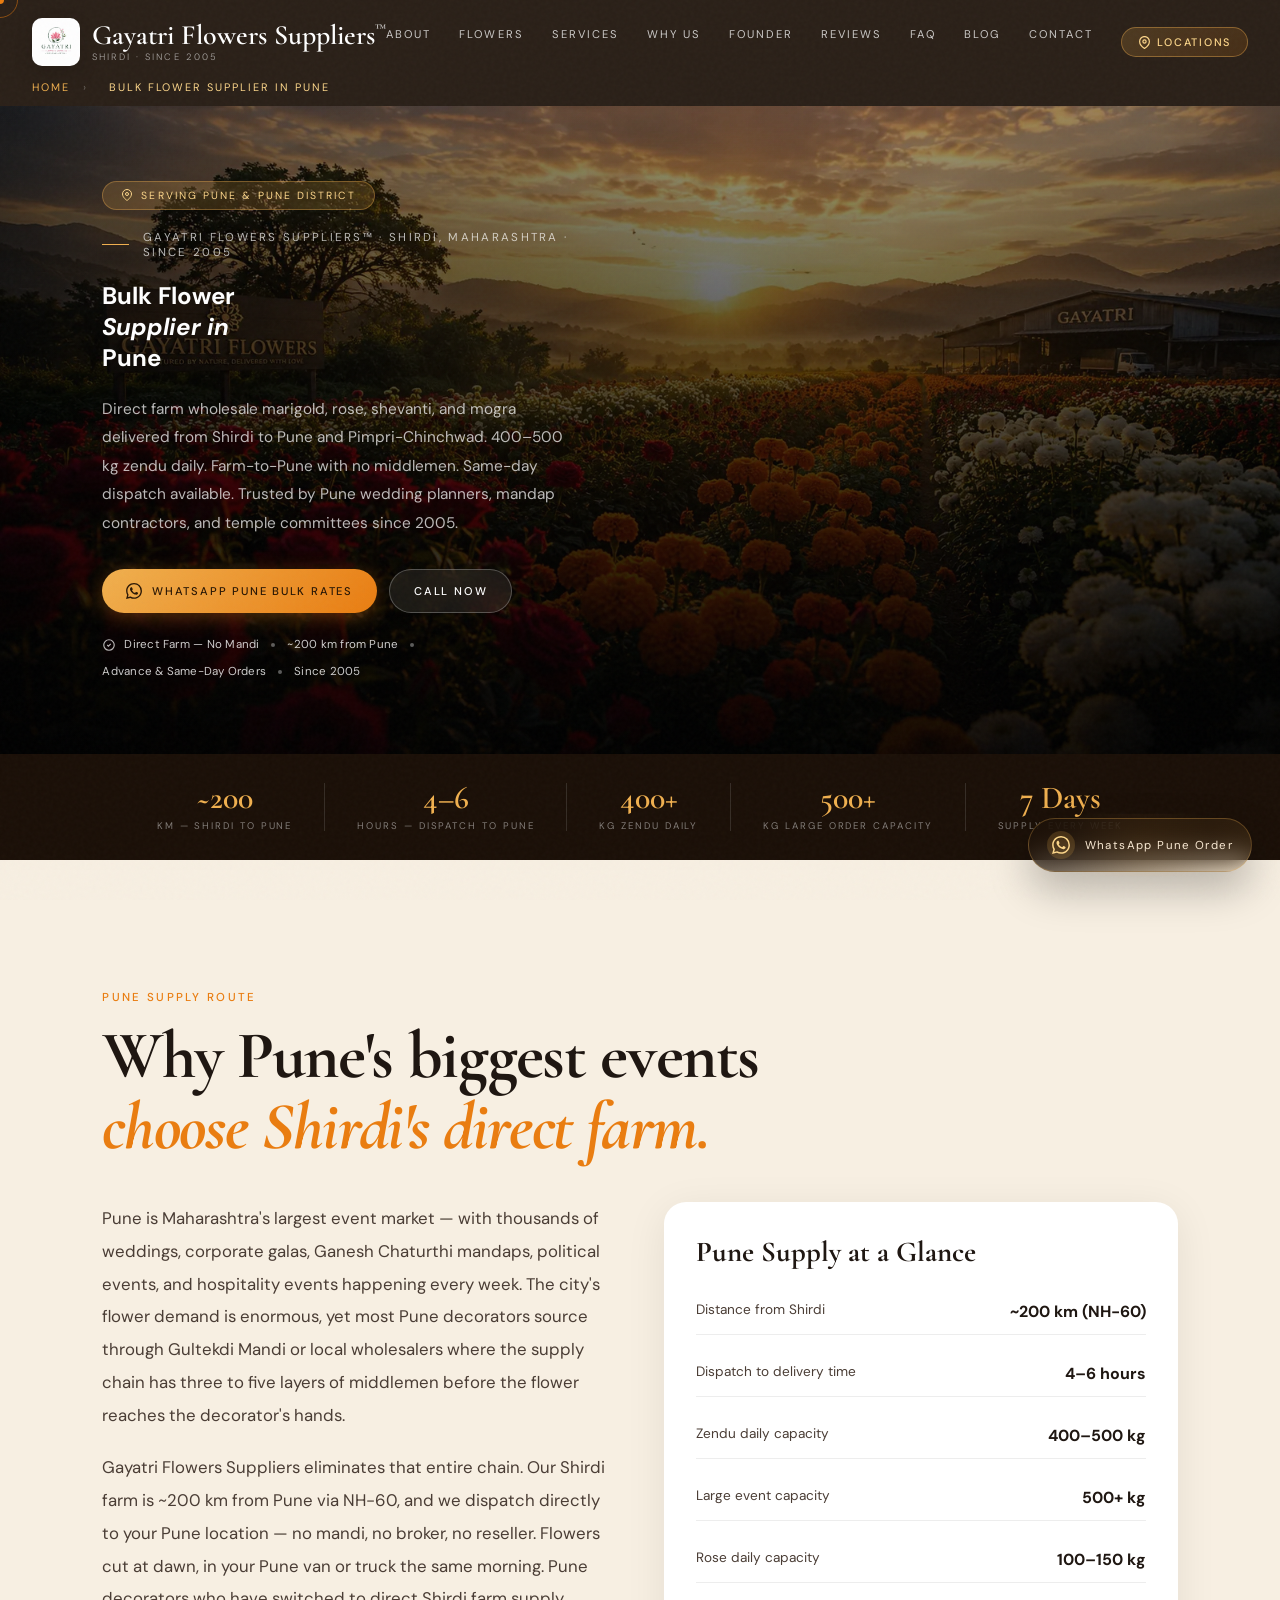
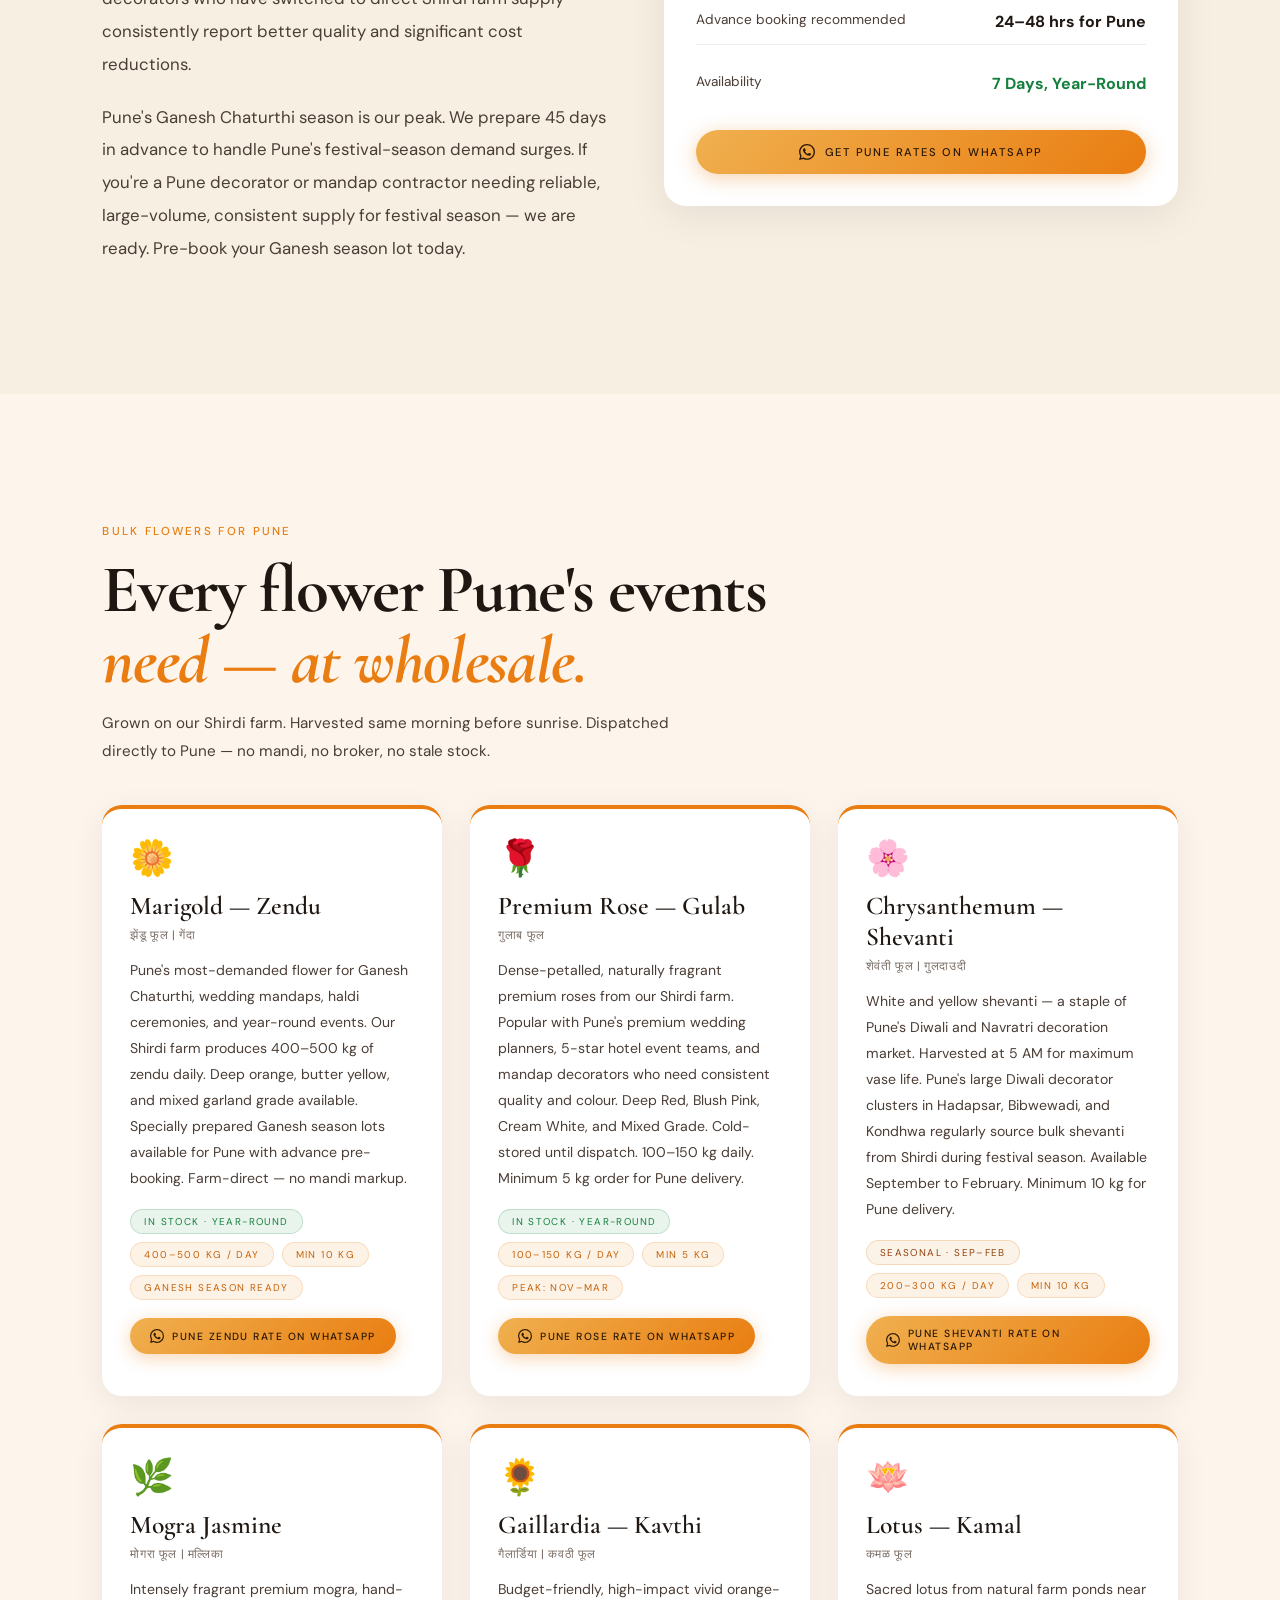
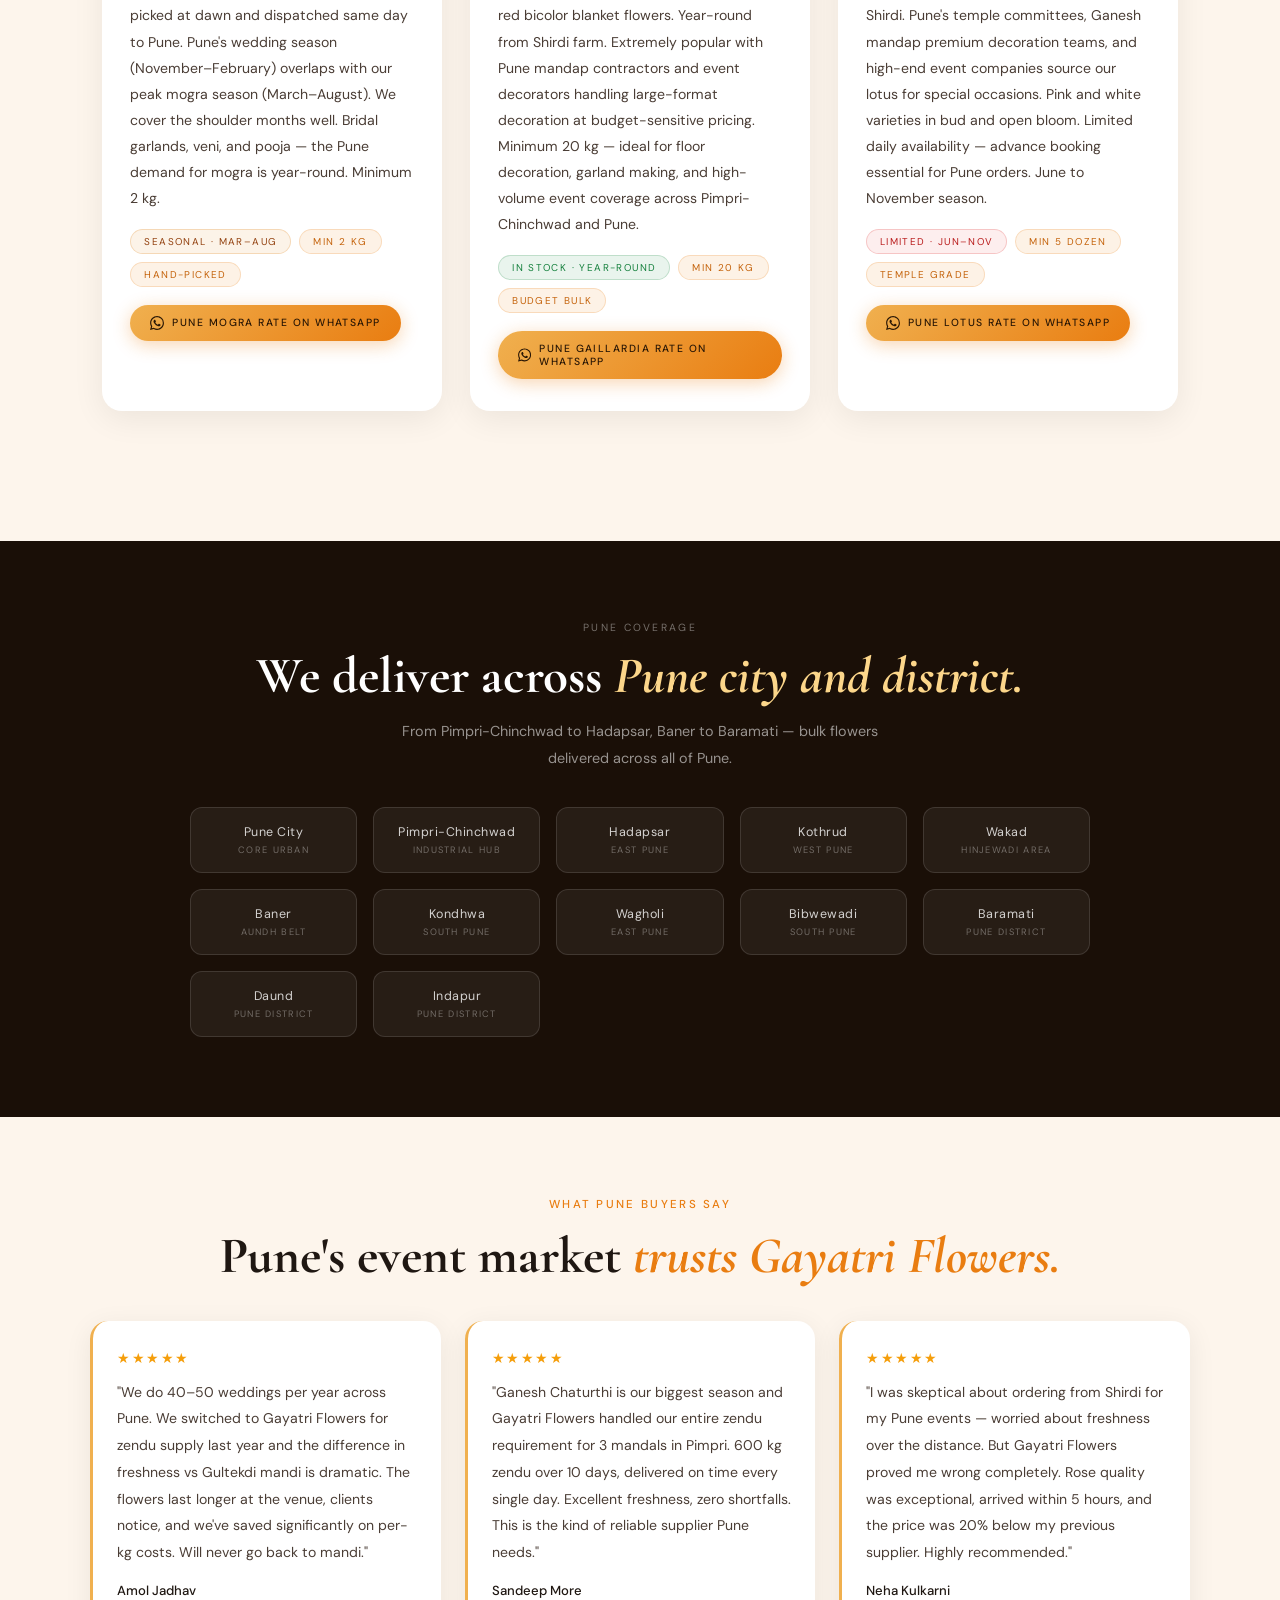
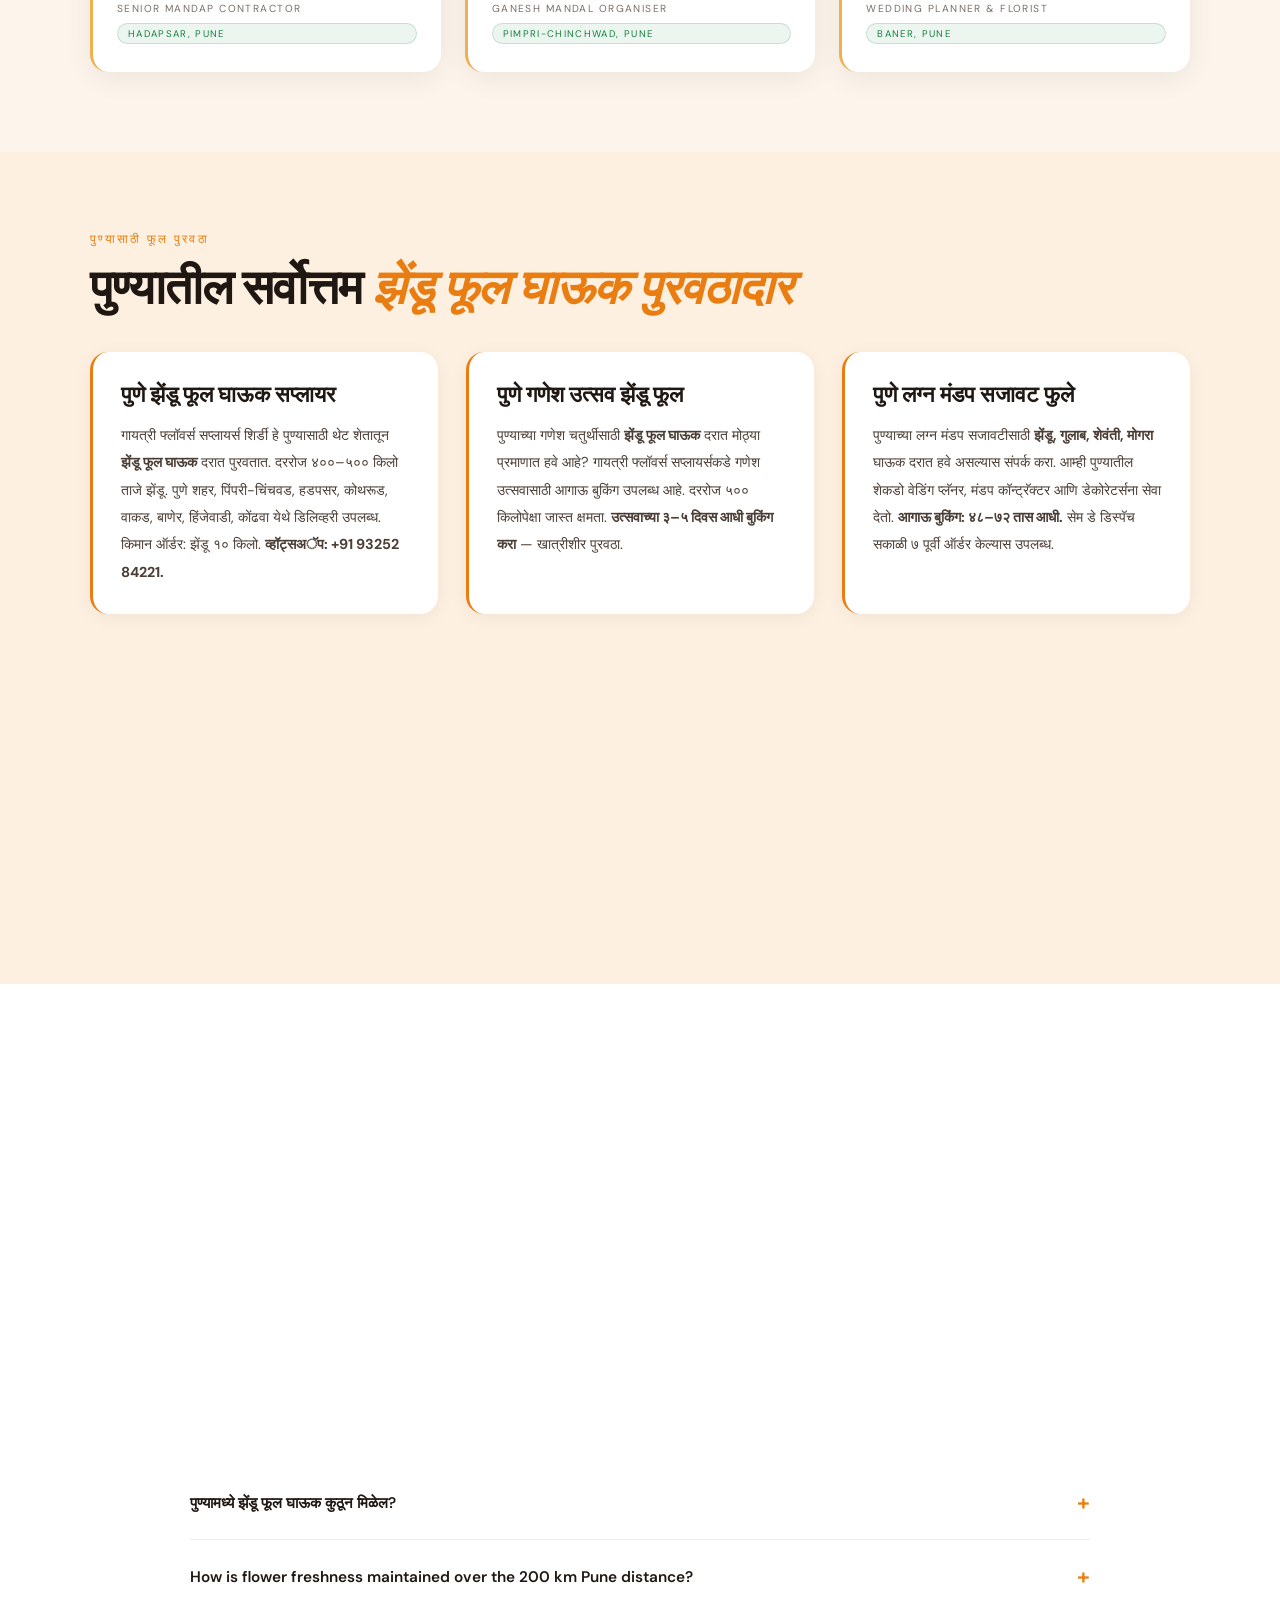
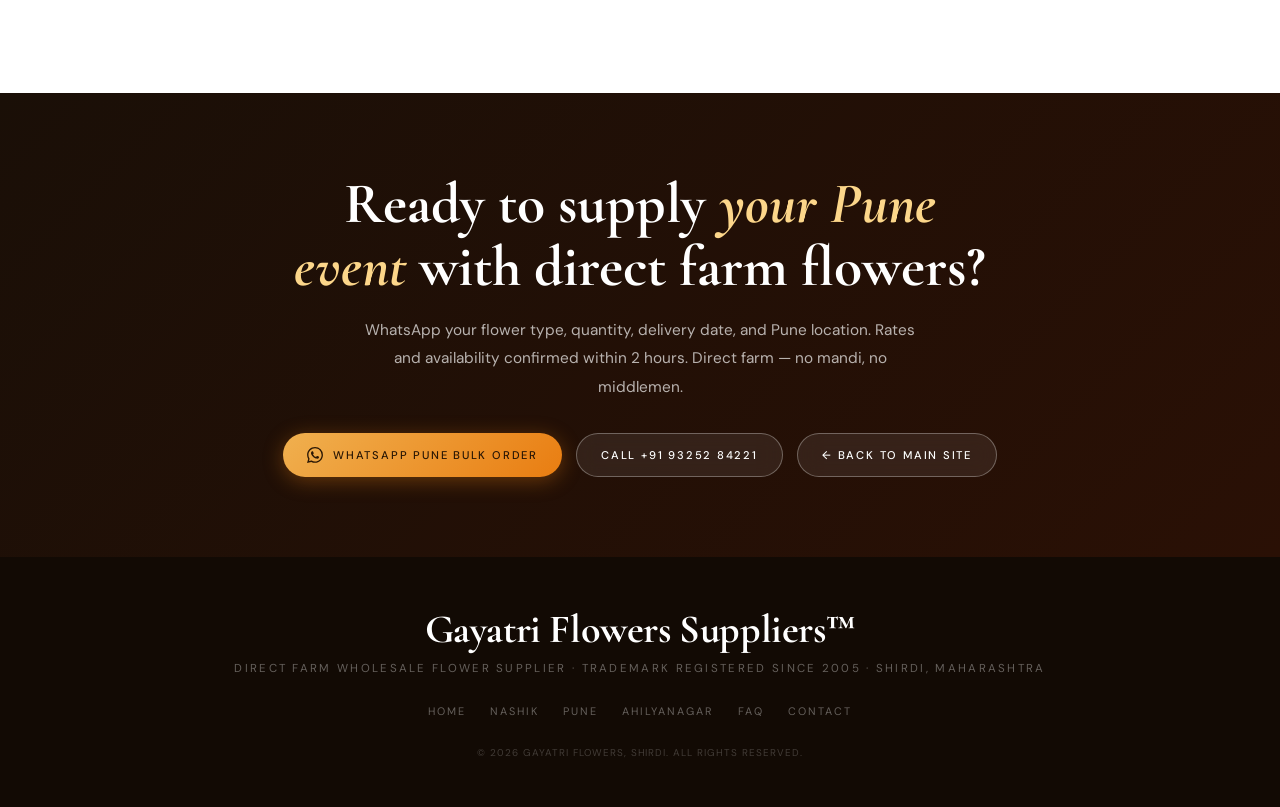
<file: pune.html>
<!DOCTYPE html>
<html lang="en">

<head>
  <!-- Google tag (gtag.js) -->
  <script async src="https://www.googletagmanager.com/gtag/js?id=G-BQKNYNH786"></script>
  <script>
    window.dataLayer = window.dataLayer || [];
    function gtag(){dataLayer.push(arguments);}
    gtag('js', new Date());

    gtag('config', 'G-BQKNYNH786');
  </script>

  <meta charset="UTF-8" />
  <meta name="viewport" content="width=device-width, initial-scale=1.0" />

  <title>Best&Bulk Flower Supplier in Pune | Wholesale झेंडू,गुलाब,शेवंती | Gayatri Flowers Suppliers</title>

  <meta name="description"
    content="Gayatri Flowers Suppliers™ delivers bulk wholesale flowers to Pune — marigold (zendu), premium rose, shevanti, mogra & gaillardia. Direct farm from Shirdi. No middlemen. Same-day dispatch. Serving Pune wedding planners, decorators & mandap contractors. Call +91 93252 84221." />

  <meta name="keywords"
    content="bulk flower supplier Pune, wholesale flower supplier Pune, zendu phool supplier Pune, marigold supplier Pune, shevanti supplier Pune, gulab flower wholesale Pune, fresh flower supplier Pune, mandap flower Pune, wedding flower supplier Pune, पुणे फूल पुरवठादार, पुणे झेंडू फूल घाऊक, पुणे गुलाब फूल, पुणे शेवंती फूल, flower wholesale pune maharashtra, best flower supplier pune, bulk marigold pune, Pimpri Chinchwad flower supplier, Hadapsar flower supplier, Wakad flower wholesale, Kothrud flower supplier" />

  <meta name="author" content="Gayatri Flowers Suppliers, Shirdi, Maharashtra" />
  <meta name="robots" content="index, follow, max-image-preview:large, max-snippet:-1, max-video-preview:-1" />
  <link rel="canonical" href="https://www.gayatriflowerssuppliers.in/pune" />

  <meta property="og:type" content="website" />
  <meta property="og:url" content="https://www.gayatriflowerssuppliers.in/pune" />
  <meta property="og:title"
    content="Bulk Flower Supplier in Pune — Gayatri Flowers Shirdi | Zendu, Rose, Shevanti Wholesale" />
  <meta property="og:description"
    content="Direct farm bulk flower supply to Pune from Shirdi. Zendu 400–500 kg/day, rose & shevanti at wholesale rates. Wedding, mandap, temple & event supply. No middlemen. WhatsApp: +91 93252 84221." />
  <meta property="og:image" content="https://www.gayatriflowerssuppliers.in/assets/og-image.jpg" />
  <meta property="og:image:width" content="1200" />
  <meta property="og:image:height" content="630" />
  <meta property="og:image:alt" content="Gayatri Flowers Suppliers — Bulk Flower Supplier for Pune Maharashtra" />
  <meta property="og:locale" content="en_IN" />
  <meta property="og:site_name" content="Gayatri Flowers Suppliers" />

  <meta name="twitter:card" content="summary_large_image" />
  <meta name="twitter:title" content="Bulk Flower Supplier in Pune — Gayatri Flowers Shirdi" />
  <meta name="twitter:description"
    content="Wholesale zendu, rose, shevanti from Shirdi to Pune. Direct farm pricing, same-day dispatch. Call +91 93252 84221." />
  <meta name="twitter:image" content="https://www.gayatriflowerssuppliers.in/assets/og-image.jpg" />

  <meta name="geo.region" content="IN-MH" />
  <meta name="geo.placename" content="Pune, Maharashtra, India" />
  <meta name="geo.position" content="18.5204;73.8567" />
  <meta name="ICBM" content="18.5204, 73.8567" />

  <script type="application/ld+json">
  {
    "@context": "https://schema.org",
    "@type": "LocalBusiness",
    "name": "Gayatri Flowers Suppliers",
    "alternateName": ["Gayatri Flowers Pune Supply", "Gayatri Phool Supplier Pune", "Gayatri Flowers Shirdi"],
    "image": "https://www.gayatriflowerssuppliers.in/assets/hero-bg.webp",
    "@id": "https://www.gayatriflowerssuppliers.in/",
    "url": "https://www.gayatriflowerssuppliers.in/pune",
    "telephone": "+919325284221",
    "email": "swamichaudhari252@gmail.com",
    "description": "Gayatri Flowers Suppliers is a direct farm wholesale bulk flower supplier in Shirdi, Maharashtra, delivering to Pune since 2005. We supply bulk marigold (zendu), rose (gulab), chrysanthemum (shevanti), mogra jasmine and gaillardia to wedding planners, mandap contractors, decorators, temples, and flower retailers across Pune city and Pune district. No middlemen — farm-to-Pune direct pricing.",
    "foundingDate": "2005",
    "priceRange": "₹₹",
    "founder": {
      "@type": "Person",
      "name": "Swami Chaudhari"
    },
    "address": {
      "@type": "PostalAddress",
      "streetAddress": "Shirdi",
      "addressLocality": "Shirdi",
      "addressRegion": "Maharashtra",
      "postalCode": "423109",
      "addressCountry": "IN"
    },
    "geo": {
      "@type": "GeoCoordinates",
      "latitude": 19.737040,
      "longitude": 74.445275
    },
    "areaServed": [
      { "@type": "City",  "name": "Pune" },
      { "@type": "City",  "name": "Pimpri-Chinchwad" },
      { "@type": "City",  "name": "Hadapsar" },
      { "@type": "City",  "name": "Kothrud" },
      { "@type": "City",  "name": "Wakad" },
      { "@type": "City",  "name": "Baner" },
      { "@type": "City",  "name": "Hinjewadi" },
      { "@type": "City",  "name": "Wagholi" },
      { "@type": "City",  "name": "Kondhwa" },
      { "@type": "City",  "name": "Baramati" },
      { "@type": "City",  "name": "Shirdi" },
      { "@type": "State", "name": "Maharashtra" }
    ],
    "sameAs": [
      "https://www.gayatriflowerssuppliers.in/",
      "https://wa.me/919325284221"
    ],
    "aggregateRating": {
      "@type": "AggregateRating",
      "ratingValue": "4.9",
      "bestRating": "5",
      "worstRating": "1",
      "ratingCount": "47",
      "reviewCount": "47"
    },
    "hasOfferCatalog": {
      "@type": "OfferCatalog",
      "name": "Wholesale Bulk Flowers — Pune Supply",
      "itemListElement": [
        {
          "@type": "Offer",
          "itemOffered": {
            "@type": "Product",
            "name": "Bulk Marigold / Zendu Flowers — Pune Delivery",
            "description": "Wholesale zendu marigold flowers from Shirdi farm to Pune. 400–500 kg daily capacity. Minimum 10 kg. Same-day dispatch. Ideal for Pune weddings, mandap decoration, temple supply."
          }
        },
        {
          "@type": "Offer",
          "itemOffered": {
            "@type": "Product",
            "name": "Wholesale Rose / Gulab Flowers — Pune Delivery",
            "description": "Premium bulk rose flowers delivered to Pune from Shirdi farm. 100–150 kg daily. Minimum 5 kg. Deep red, blush pink, cream white."
          }
        },
        {
          "@type": "Offer",
          "itemOffered": {
            "@type": "Product",
            "name": "Bulk Chrysanthemum / Shevanti Flowers — Pune Delivery",
            "description": "Wholesale shevanti chrysanthemum to Pune. 200–300 kg daily. September to February season. White and yellow varieties. Minimum 10 kg."
          }
        }
      ]
    },
    "openingHoursSpecification": {
      "@type": "OpeningHoursSpecification",
      "dayOfWeek": ["Monday","Tuesday","Wednesday","Thursday","Friday","Saturday","Sunday"],
      "opens": "06:00",
      "closes": "20:00"
    }
  }
  </script>

  <script type="application/ld+json">
  {
    "@context": "https://schema.org",
    "@type": "BreadcrumbList",
    "itemListElement": [
      { "@type": "ListItem", "position": 1, "name": "Home", "item": "https://www.gayatriflowerssuppliers.in/" },
      { "@type": "ListItem", "position": 2, "name": "Bulk Flower Supplier in Pune", "item": "https://www.gayatriflowerssuppliers.in/pune" }
    ]
  }
  </script>

  <script type="application/ld+json">
  {
    "@context": "https://schema.org",
    "@type": "FAQPage",
    "mainEntity": [
      {
        "@type": "Question",
        "name": "Do you supply bulk flowers to Pune from Shirdi?",
        "acceptedAnswer": {
          "@type": "Answer",
          "text": "Yes. Gayatri Flowers Suppliers delivers bulk wholesale flowers from Shirdi to Pune city, Pimpri-Chinchwad, Hadapsar, Kothrud, Wakad, Baner, Hinjewadi, Kondhwa, Wagholi, Baramati, and all major areas in Pune district. Shirdi to Pune is approximately 200 km. We handle regular and advance bulk orders for Pune wedding planners, mandap contractors, decorators, temples, and wholesale buyers. WhatsApp: +91 93252 84221."
        }
      },
      {
        "@type": "Question",
        "name": "What is the minimum order for flower delivery to Pune?",
        "acceptedAnswer": {
          "@type": "Answer",
          "text": "Minimum order for marigold (zendu) delivery to Pune is 10 kg. For rose (gulab), minimum is 5 kg. For shevanti (chrysanthemum), minimum is 10 kg. For mogra jasmine, minimum is 2 kg. For gaillardia, minimum is 20 kg. Bulk orders only — no retail quantities."
        }
      },
      {
        "@type": "Question",
        "name": "Which is the best bulk flower supplier in Pune?",
        "acceptedAnswer": {
          "@type": "Answer",
          "text": "For Pune wholesale buyers looking for direct farm freshness at competitive pricing, Gayatri Flowers Suppliers (Shirdi) is a consistently preferred alternative to Pune's Gultekdi mandi or local directories. Our advantages: direct farm ownership, 400–500 kg zendu daily, same-day dispatch, trademark-registered business operating since 2005, and no middlemen in the supply chain."
        }
      },
      {
        "@type": "Question",
        "name": "पुण्यामध्ये झेंडू फूल घाऊक दरात कुठून मिळेल?",
        "acceptedAnswer": {
          "@type": "Answer",
          "text": "गायत्री फ्लॉवर्स सप्लायर्स, शिर्डी हे पुण्यासाठी थेट शेतातून झेंडू फूल घाऊक दरात पुरवतात. पुणे शहर, पिंपरी-चिंचवड, हडपसर, कोथरूड, वाकड, बाणेर, हिंजेवाडी, बारामती येथे बल्क डिलिव्हरी उपलब्ध आहे. व्हॉट्सअॅप: +91 93252 84221. किमान ऑर्डर: झेंडू १० किलो."
        }
      },
      {
        "@type": "Question",
        "name": "How fresh are flowers when delivered to Pune?",
        "acceptedAnswer": {
          "@type": "Answer",
          "text": "All flowers are harvested same morning from our Shirdi farm before sunrise. For Pune, flowers are dispatched early morning to ensure delivery within 4–6 hours of cutting. Given the 200 km distance, we recommend placing Pune orders a day in advance for guaranteed morning delivery. For same-day Pune delivery, orders must be placed before 7 AM."
        }
      },
      {
        "@type": "Question",
        "name": "Do you supply flowers for large Pune weddings and mandap decoration?",
        "acceptedAnswer": {
          "@type": "Answer",
          "text": "Yes. We are a preferred supplier for multiple Pune-based wedding planners and mandap contractors who regularly source bulk zendu, rose, shevanti, and mogra from Shirdi for their Pune events. We can handle large-scale orders of 500+ kg for big Pune weddings. Pre-booking 48–72 hours in advance is recommended for very large Pune orders. WhatsApp us at +91 93252 84221 to discuss your requirement."
        }
      }
    ]
  }
  </script>

  <link rel="preconnect" href="https://fonts.googleapis.com" />
  <link rel="preconnect" href="https://fonts.gstatic.com" crossorigin />
  <link rel="preload" as="style"
    href="https://fonts.googleapis.com/css2?family=Cormorant+Garamond:ital,wght@0,400;0,500;0,600;0,700;1,400;1,600&family=DM+Sans:ital,wght@0,300;0,400;0,500;0,600;1,400&display=swap" />
  <link rel="stylesheet"
    href="https://fonts.googleapis.com/css2?family=Cormorant+Garamond:ital,wght@0,400;0,500;0,600;0,700;1,400;1,600&family=DM+Sans:ital,wght@0,300;0,400;0,500;0,600;1,400&display=swap"
    media="print" onload="this.media='all'" />
  <noscript>
    <link rel="stylesheet"
      href="https://fonts.googleapis.com/css2?family=Cormorant+Garamond:ital,wght@0,400;0,500;0,600;0,700;1,400;1,600&family=DM+Sans:ital,wght@0,300;0,400;0,500;0,600;1,400&display=swap" />
  </noscript>
  <link rel="icon" href="/assets/favicon.ico" sizes="any" />
  <link rel="icon" href="assets/icon.jpg" type="image/jpeg" />
  <link rel="apple-touch-icon" href="/assets/apple-touch-icon.png" />
  <link rel="stylesheet" href="style.css" />

  <style>
    .location-hero {
      min-height: 72vh;
      position: relative;
      display: flex;
      align-items: center;
      background: linear-gradient(170deg, rgba(0, 0, 0, 0.08) 0%, rgba(0, 0, 0, 0.78) 100%),
        url('assets/hero-bg.webp') center/cover no-repeat;
    }

    .breadcrumb-bar {
      background: rgba(26, 15, 7, 0.92);
      padding: 12px 32px;
      font-size: .68rem;
      text-transform: uppercase;
      letter-spacing: .18em;
      color: rgba(255, 255, 255, .55);
    }

    .breadcrumb-bar a {
      color: var(--gold);
      text-decoration: none;
    }

    .breadcrumb-bar a:hover {
      color: white;
    }

    .breadcrumb-bar span {
      color: rgba(255, 255, 255, .3);
      margin: 0 8px;
    }

    .location-badge {
      display: inline-flex;
      align-items: center;
      gap: 8px;
      background: rgba(240, 176, 79, .18);
      border: 1px solid rgba(240, 176, 79, .35);
      color: var(--gold-light);
      font-size: .65rem;
      letter-spacing: .2em;
      text-transform: uppercase;
      padding: 7px 18px;
      border-radius: 999px;
      margin-bottom: 20px;
    }

    .dist-strip {
      background: var(--bg-dark);
      color: white;
      padding: 28px 32px;
      display: flex;
      flex-wrap: wrap;
      justify-content: center;
      gap: 32px;
      align-items: center;
    }

    .dist-item {
      text-align: center;
    }

    .dist-val {
      font-family: var(--font-serif);
      font-size: 2rem;
      font-weight: 600;
      color: var(--gold);
      display: block;
      line-height: 1;
    }

    .dist-lbl {
      font-size: .6rem;
      text-transform: uppercase;
      letter-spacing: .2em;
      color: rgba(255, 255, 255, .45);
      margin-top: 5px;
      display: block;
    }

    .dist-sep {
      width: 1px;
      height: 48px;
      background: rgba(255, 255, 255, .12);
    }

    @media(max-width:640px) {
      .dist-sep {
        display: none;
      }
    }

    .supply-grid {
      display: grid;
      grid-template-columns: repeat(auto-fit, minmax(280px, 1fr));
      gap: 28px;
      margin-top: 40px;
    }

    .supply-card {
      background: white;
      border-radius: 20px;
      padding: 32px 28px;
      border-top: 4px solid var(--orange);
      box-shadow: 0 8px 32px rgba(0, 0, 0, .07);
      transition: transform .35s var(--ease-out), box-shadow .35s;
    }

    .supply-card:hover {
      transform: translateY(-5px);
      box-shadow: 0 20px 52px rgba(0, 0, 0, .12);
    }

    .supply-card-icon {
      font-size: 2.2rem;
      margin-bottom: 14px;
      display: block;
      line-height: 1;
    }

    .supply-card-name {
      font-family: var(--font-serif);
      font-size: 1.6rem;
      font-weight: 600;
      margin-bottom: 6px;
      color: var(--text);
    }

    .supply-card-name-mr {
      font-size: .75rem;
      color: var(--muted);
      letter-spacing: .05em;
      margin-bottom: 14px;
      display: block;
    }

    .supply-card-desc {
      font-size: .88rem;
      color: var(--text-soft);
      line-height: 1.85;
      margin-bottom: 18px;
    }

    .supply-meta-row {
      display: flex;
      flex-wrap: wrap;
      gap: 8px;
      margin-bottom: 18px;
    }

    .supply-meta-pill {
      font-size: .62rem;
      text-transform: uppercase;
      letter-spacing: .14em;
      padding: 5px 13px;
      border-radius: 999px;
      background: rgba(233, 125, 17, .1);
      border: 1px solid rgba(233, 125, 17, .2);
      color: var(--orange-deep);
    }

    .supply-meta-pill.green {
      background: rgba(21, 128, 61, .09);
      border-color: rgba(21, 128, 61, .2);
      color: #15803d;
    }

    .supply-wa-btn {
      display: inline-flex;
      align-items: center;
      gap: 8px;
      background: linear-gradient(135deg, var(--gold), var(--orange));
      color: #2a1705;
      padding: 11px 20px;
      border-radius: 999px;
      font-size: .65rem;
      text-transform: uppercase;
      letter-spacing: .14em;
      font-weight: 500;
      text-decoration: none;
      transition: transform .3s, box-shadow .3s;
      box-shadow: 0 4px 18px rgba(233, 125, 17, .32);
    }

    .supply-wa-btn:hover {
      transform: translateY(-2px);
      box-shadow: 0 8px 28px rgba(233, 125, 17, .45);
    }

    .area-coverage {
      background: var(--bg-dark);
      padding: 80px 24px;
      color: white;
    }

    .area-grid {
      display: grid;
      grid-template-columns: repeat(auto-fit, minmax(160px, 1fr));
      gap: 16px;
      margin-top: 36px;
      max-width: 900px;
      margin-left: auto;
      margin-right: auto;
    }

    .area-pill {
      background: rgba(255, 255, 255, .06);
      border: 1px solid rgba(255, 255, 255, .12);
      border-radius: 12px;
      padding: 16px 18px;
      text-align: center;
      font-size: .78rem;
      color: rgba(255, 255, 255, .8);
      letter-spacing: .04em;
      transition: background .3s, border-color .3s;
    }

    .area-pill:hover {
      background: rgba(240, 176, 79, .12);
      border-color: rgba(240, 176, 79, .3);
      color: var(--gold-light);
    }

    .area-pill small {
      display: block;
      font-size: .58rem;
      color: rgba(255, 255, 255, .35);
      letter-spacing: .14em;
      text-transform: uppercase;
      margin-top: 4px;
    }

    .testi-grid {
      display: grid;
      grid-template-columns: repeat(auto-fit, minmax(280px, 1fr));
      gap: 24px;
      margin-top: 36px;
      max-width: 1100px;
      margin-left: auto;
      margin-right: auto;
    }

    .testi-card {
      background: white;
      border-radius: 18px;
      padding: 28px 24px;
      box-shadow: 0 6px 28px rgba(0, 0, 0, .07);
      border-left: 3px solid var(--gold);
      display: flex;
      flex-direction: column;
    }

    .testi-stars {
      color: #f59e0b;
      font-size: .88rem;
      letter-spacing: 1.5px;
      margin-bottom: 12px;
    }

    .testi-text {
      font-size: .88rem;
      color: var(--text-soft);
      line-height: 1.9;
      flex: 1;
      margin-bottom: 16px;
    }

    .testi-author {
      font-weight: 500;
      font-size: .82rem;
      color: var(--text);
    }

    .testi-role {
      font-size: .64rem;
      text-transform: uppercase;
      letter-spacing: .14em;
      color: var(--muted);
      margin-top: 3px;
    }

    .testi-city {
      display: inline-block;
      font-size: .6rem;
      text-transform: uppercase;
      letter-spacing: .14em;
      color: #15803d;
      background: rgba(21, 128, 61, .08);
      border: 1px solid rgba(21, 128, 61, .18);
      border-radius: 999px;
      padding: 3px 10px;
      margin-top: 8px;
    }

    .faq-loc {
      background: white;
      padding: 80px 24px;
    }

    .faq-loc-inner {
      max-width: 900px;
      margin: 0 auto;
    }

    .faq-loc-item {
      border-bottom: 1px solid rgba(0, 0, 0, .07);
      padding: 22px 0;
    }

    .faq-loc-item:last-child {
      border-bottom: none;
    }

    .faq-loc-q {
      font-family: var(--font-sans);
      font-size: .96rem;
      font-weight: 600;
      color: var(--text);
      cursor: pointer;
      display: flex;
      justify-content: space-between;
      align-items: center;
      gap: 16px;
    }

    .faq-loc-q::after {
      content: '+';
      font-size: 1.4rem;
      color: var(--orange);
      flex-shrink: 0;
      transition: transform .3s;
    }

    .faq-loc-item.open .faq-loc-q::after {
      transform: rotate(45deg);
    }

    .faq-loc-a {
      font-size: .88rem;
      color: var(--text-soft);
      line-height: 1.9;
      margin-top: 14px;
      display: none;
    }

    .faq-loc-item.open .faq-loc-a {
      display: block;
    }

    .marathi-sec {
      background: #fdf0e0;
      padding: 80px 24px;
    }

    .marathi-grid {
      display: grid;
      grid-template-columns: repeat(auto-fit, minmax(300px, 1fr));
      gap: 28px;
      margin-top: 36px;
    }

    .marathi-card {
      background: white;
      border-radius: 18px;
      padding: 28px;
      border-left: 3px solid var(--orange);
      box-shadow: 0 4px 20px rgba(0, 0, 0, .05);
    }

    .marathi-card h3 {
      font-family: var(--font-serif);
      font-size: 1.4rem;
      color: var(--text);
      margin-bottom: 12px;
      line-height: 1.35;
    }

    .marathi-card p {
      font-size: .9rem;
      color: var(--text-soft);
      line-height: 1.9;
    }

    .cta-banner {
      background: linear-gradient(135deg, var(--bg-dark) 0%, #2a1005 100%);
      padding: 80px 24px;
      text-align: center;
      color: white;
    }

    .cta-banner h2 {
      font-family: var(--font-serif);
      font-size: clamp(2rem, 5vw, 3.6rem);
      margin-bottom: 16px;
      line-height: 1.1;
    }

    .cta-banner h2 em {
      color: var(--gold-light);
      font-style: italic;
    }

    .cta-banner p {
      font-size: .96rem;
      color: rgba(255, 255, 255, .68);
      max-width: 52ch;
      margin: 0 auto 32px;
      line-height: 1.85;
    }

    .cta-btns {
      display: flex;
      flex-wrap: wrap;
      justify-content: center;
      gap: 14px;
    }
  </style>
</head>

<body>

  <a href="#main-content" class="skip-link">Skip to content</a>
  <div class="grain" aria-hidden="true"></div>
  <div class="cursor" id="cursor" aria-hidden="true"></div>
  <div class="cursor-follower" id="cursorFollower" aria-hidden="true"></div>

  <header class="navbar" role="banner">
    <div class="logo">
      <a href="index.html" class="brand" aria-label="Go to Gayatri Flowers Suppliers homepage">
        <div class="brand-image" aria-hidden="true">
          <img src="assets/icon.jpg" alt="Gayatri Flowers Suppliers logo" />
        </div>
        <div class="brand-text">
          <span>Gayatri Flowers Suppliers<sup style="font-size:.55em;vertical-align:super;opacity:.7">™</sup></span>
          <small>Shirdi &middot; Since 2005</small>
        </div>
      </a>
    </div>
    <nav role="navigation" aria-label="Main navigation">
      <a href="index.html#about">About</a>
      <a href="index.html#flowers">Flowers</a>
      <a href="index.html#services">Services</a>
      <a href="index.html#why-us">Why Us</a>
      <a href="index.html#founder">Founder</a>
      <a href="index.html#reviews">Reviews</a>
      <a href="index.html#faq">FAQ</a>
      <a href="blogs">Blog</a>
      <a href="index.html#contact">Contact</a>
      <button class="locations-btn" id="locationsBtn" aria-haspopup="true" aria-expanded="false"
        aria-controls="locationPanel">
        <svg width="13" height="13" viewBox="0 0 24 24" fill="none" stroke="currentColor" stroke-width="2.2"
          aria-hidden="true">
          <path d="M21 10c0 7-9 13-9 13s-9-6-9-13a9 9 0 0118 0z" />
          <circle cx="12" cy="10" r="3" />
        </svg>
        Locations
      </button>
    </nav>
    <div class="menu-toggle" id="menuToggle" aria-label="Toggle menu" aria-expanded="false">
      <span></span><span></span>
    </div>
  </header>

  <div class="location-panel-overlay" id="locOverlay" aria-hidden="true"></div>
  <aside class="location-panel" id="locationPanel" role="dialog" aria-modal="true" aria-label="Our delivery locations">
    <div class="lp-header">
      <div>
        <p class="lp-eyebrow">We Deliver To</p>
        <h2 class="lp-title">Our Locations</h2>
      </div>
      <button class="lp-close" id="lpClose" aria-label="Close locations panel">
        <svg width="18" height="18" viewBox="0 0 24 24" fill="none" stroke="currentColor" stroke-width="2"
          aria-hidden="true">
          <line x1="18" y1="6" x2="6" y2="18" />
          <line x1="6" y1="6" x2="18" y2="18" />
        </svg>
      </button>
    </div>

    <p class="lp-intro">Bulk flowers dispatched from our Shirdi farm directly to your city — no mandi, no middlemen.</p>

    <div class="lp-cities">
      <a href="nashik" class="lp-city-card">
        <div class="lp-city-icon" aria-hidden="true">🌼</div>
        <div class="lp-city-info">
          <span class="lp-city-name">Nashik</span>
          <span class="lp-city-meta">~90 km · 3–4 hrs delivery</span>
          <span class="lp-city-tags">Zendu · Rose · Shevanti · Mogra</span>
        </div>
        <svg class="lp-arrow" width="16" height="16" viewBox="0 0 24 24" fill="none" stroke="currentColor"
          stroke-width="2" aria-hidden="true">
          <line x1="5" y1="12" x2="19" y2="12" />
          <polyline points="12 5 19 12 12 19" />
        </svg>
      </a>

      <a href="pune" class="lp-city-card is-current" aria-current="page">
        <div class="lp-city-icon" aria-hidden="true">🌹</div>
        <div class="lp-city-info">
          <span class="lp-city-name">Pune</span>
          <span class="lp-city-meta">~200 km · 4–6 hrs delivery</span>
          <span class="lp-city-tags">Zendu · Rose · Shevanti · Mogra</span>
        </div>
        <svg class="lp-arrow" width="16" height="16" viewBox="0 0 24 24" fill="none" stroke="currentColor"
          stroke-width="2" aria-hidden="true">
          <line x1="5" y1="12" x2="19" y2="12" />
          <polyline points="12 5 19 12 12 19" />
        </svg>
      </a>

      <a href="ahilyanagar" class="lp-city-card">
        <div class="lp-city-icon" aria-hidden="true">🌸</div>
        <div class="lp-city-info">
          <span class="lp-city-name">Ahilyanagar</span>
          <span class="lp-city-meta">~60 km · 1–2 hrs delivery</span>
          <span class="lp-city-tags">Zendu · Rose · Shevanti · Mogra</span>
        </div>
        <svg class="lp-arrow" width="16" height="16" viewBox="0 0 24 24" fill="none" stroke="currentColor"
          stroke-width="2" aria-hidden="true">
          <line x1="5" y1="12" x2="19" y2="12" />
          <polyline points="12 5 19 12 12 19" />
        </svg>
      </a>
    </div>

    <div class="lp-footer">
      <p class="lp-footer-text">Don't see your city?</p>
      <a href="https://wa.me/919325284221?text=Hello%2C%20I%20need%20bulk%20flowers%20delivered%20to%20my%20city.%20Please%20confirm%20if%20you%20deliver%20here."
        class="lp-wa-btn" target="_blank" rel="noopener">
        <svg width="15" height="15" viewBox="0 0 24 24" fill="currentColor" aria-hidden="true">
          <path
            d="M17.472 14.382c-.297-.149-1.758-.867-2.03-.967-.273-.099-.471-.148-.67.15-.197.297-.767.966-.94 1.164-.173.199-.347.223-.644.075-.297-.15-1.255-.463-2.39-1.475-.883-.788-1.48-1.761-1.653-2.059-.173-.297-.018-.458.13-.606.134-.133.298-.347.446-.52.149-.174.198-.298.298-.497.099-.198.05-.371-.025-.52-.075-.149-.669-1.612-.916-2.207-.242-.579-.487-.5-.669-.51-.173-.008-.371-.01-.57-.01-.198 0-.52.074-.792.372-.272.297-1.04 1.016-1.04 2.479 0 1.462 1.065 2.875 1.213 3.074.149.198 2.096 3.2 5.077 4.487.709.306 1.262.489 1.694.625.712.227 1.36.195 1.871.118.571-.085 1.758-.719 2.006-1.413.248-.694.248-1.289.173-1.413-.074-.124-.272-.198-.57-.347m-5.421 7.403h-.004a9.87 9.87 0 01-5.031-1.378l-.361-.214-3.741.982.998-3.648-.235-.374a9.86 9.86 0 01-1.51-5.26c.001-5.45 4.436-9.884 9.888-9.884 2.64 0 5.122 1.03 6.988 2.898a9.825 9.825 0 012.893 6.994c-.003 5.45-4.437 9.884-9.885 9.884m8.413-18.297A11.815 11.815 0 0012.05 0C5.495 0 .16 5.335.157 11.892c0 2.096.547 4.142 1.588 5.945L.057 24l6.305-1.654a11.882 11.882 0 005.683 1.448h.005c6.554 0 11.89-5.335 11.893-11.893a11.821 11.821 0 00-3.48-8.413Z" />
        </svg>
        WhatsApp Us — We'll Confirm
      </a>
    </div>
  </aside>

  <div class="mobile-nav" id="mobileNav" role="navigation" aria-label="Mobile navigation">
    <a href="index.html" class="mobile-link">Home</a>
    <a href="index.html#about" class="mobile-link">About</a>
    <a href="index.html#flowers" class="mobile-link">Flowers</a>
    <a href="index.html#services" class="mobile-link">Services</a>
    <a href="index.html#why-us" class="mobile-link">Why Us</a>
    <a href="index.html#founder" class="mobile-link">Founder</a>
    <a href="index.html#reviews" class="mobile-link">Reviews</a>
    <a href="index.html#faq" class="mobile-link">FAQ</a>
    <a href="index.html#contact" class="mobile-link">Contact</a>
    <button class="mobile-link" id="mobileLocBtn"
      style="background:none;border:none;text-align:left;cursor:pointer;width:100%;display:flex;align-items:center;gap:8px;padding:0;font-size:inherit;font-family:inherit;">
      <svg width="13" height="13" viewBox="0 0 24 24" fill="none" stroke="currentColor" stroke-width="2.2"
        aria-hidden="true">
        <path d="M21 10c0 7-9 13-9 13s-9-6-9-13a9 9 0 0118 0z" />
        <circle cx="12" cy="10" r="3" />
      </svg>
      Locations
    </button>
    <a href="blogs" class="mobile-link">Blog</a>
  </div>

  <div class="breadcrumb-bar" aria-label="Breadcrumb" style="padding-top:80px;">
    <a href="index.html">Home</a>
    <span>›</span>
    <span style="color:var(--gold-light)">Bulk Flower Supplier in Pune</span>
  </div>

  <section class="location-hero" id="hero" aria-label="Bulk flower supplier for Pune — Gayatri Flowers Shirdi">
    <div class="hero-overlay" aria-hidden="true"></div>
    <div class="hero-content">
      <div class="location-badge">
        <svg width="12" height="12" viewBox="0 0 24 24" fill="none" stroke="currentColor" stroke-width="2"
          aria-hidden="true">
          <path d="M21 10c0 7-9 13-9 13s-9-6-9-13a9 9 0 0118 0z" />
          <circle cx="12" cy="10" r="3" />
        </svg>
        Serving Pune &amp; Pune District
      </div>
      <div class="eyebrow reveal-fade">
        <span class="eyebrow-line" aria-hidden="true"></span>
        Gayatri Flowers Suppliers™ · Shirdi, Maharashtra · Since 2005
      </div>
      <h1 class="reveal-up">
        Bulk Flower<br /><em>Supplier in</em><br />Pune
      </h1>
      <p class="hero-description reveal-up delay-1">
        Direct farm wholesale marigold, rose, shevanti, and mogra delivered from Shirdi to Pune and Pimpri-Chinchwad.
        400–500 kg zendu daily. Farm-to-Pune with no middlemen. Same-day dispatch available. Trusted by Pune wedding
        planners, mandap contractors, and temple committees since 2005.
      </p>
      <div class="hero-buttons reveal-up delay-2">
        <a href="https://wa.me/919325284221?text=Hello%2C%20I%20am%20from%20Pune%20and%20need%20bulk%20flower%20rates%20and%20availability%20from%20Gayatri%20Flowers%20Suppliers."
          class="primary-btn" target="_blank" rel="noopener" aria-label="WhatsApp for Pune bulk flower rates">
          <svg width="16" height="16" viewBox="0 0 24 24" fill="currentColor" aria-hidden="true">
            <path
              d="M17.472 14.382c-.297-.149-1.758-.867-2.03-.967-.273-.099-.471-.148-.67.15-.197.297-.767.966-.94 1.164-.173.199-.347.223-.644.075-.297-.15-1.255-.463-2.39-1.475-.883-.788-1.48-1.761-1.653-2.059-.173-.297-.018-.458.13-.606.134-.133.298-.347.446-.52.149-.174.198-.298.298-.497.099-.198.05-.371-.025-.52-.075-.149-.669-1.612-.916-2.207-.242-.579-.487-.5-.669-.51-.173-.008-.371-.01-.57-.01-.198 0-.52.074-.792.372-.272.297-1.04 1.016-1.04 2.479 0 1.462 1.065 2.875 1.213 3.074.149.198 2.096 3.2 5.077 4.487.709.306 1.262.489 1.694.625.712.227 1.36.195 1.871.118.571-.085 1.758-.719 2.006-1.413.248-.694.248-1.289.173-1.413-.074-.124-.272-.198-.57-.347m-5.421 7.403h-.004a9.87 9.87 0 01-5.031-1.378l-.361-.214-3.741.982.998-3.648-.235-.374a9.86 9.86 0 01-1.51-5.26c.001-5.45 4.436-9.884 9.888-9.884 2.64 0 5.122 1.03 6.988 2.898a9.825 9.825 0 012.893 6.994c-.003 5.45-4.437 9.884-9.885 9.884m8.413-18.297A11.815 11.815 0 0012.05 0C5.495 0 .16 5.335.157 11.892c0 2.096.547 4.142 1.588 5.945L.057 24l6.305-1.654a11.882 11.882 0 005.683 1.448h.005c6.554 0 11.89-5.335 11.893-11.893a11.821 11.821 0 00-3.48-8.413Z" />
          </svg>
          WhatsApp Pune Bulk Rates
        </a>
        <a href="tel:+919325284221" class="secondary-btn">Call Now</a>
      </div>
      <div class="hero-trust reveal-up delay-3">
        <span class="trust-item"><svg width="14" height="14" fill="none" stroke="currentColor" stroke-width="2"
            viewBox="0 0 24 24" aria-hidden="true">
            <path d="M9 12l2 2 4-4m6 2a9 9 0 11-18 0 9 9 0 0118 0z" />
          </svg> Direct Farm — No Mandi</span>
        <span class="trust-sep" aria-hidden="true"></span>
        <span class="trust-item">~200 km from Pune</span>
        <span class="trust-sep" aria-hidden="true"></span>
        <span class="trust-item">Advance &amp; Same-Day Orders</span>
        <span class="trust-sep" aria-hidden="true"></span>
        <span class="trust-item">Since 2005</span>
      </div>
    </div>
  </section>

  <div class="dist-strip" role="complementary" aria-label="Delivery stats for Pune">
    <div class="dist-item"><span class="dist-val">~200</span><span class="dist-lbl">km — Shirdi to Pune</span></div>
    <div class="dist-sep" aria-hidden="true"></div>
    <div class="dist-item"><span class="dist-val">4–6</span><span class="dist-lbl">Hours — Dispatch to Pune</span></div>
    <div class="dist-sep" aria-hidden="true"></div>
    <div class="dist-item"><span class="dist-val">400+</span><span class="dist-lbl">kg Zendu Daily</span></div>
    <div class="dist-sep" aria-hidden="true"></div>
    <div class="dist-item"><span class="dist-val">500+</span><span class="dist-lbl">kg Large Order Capacity</span></div>
    <div class="dist-sep" aria-hidden="true"></div>
    <div class="dist-item"><span class="dist-val">7 Days</span><span class="dist-lbl">Supply Every Week</span></div>
  </div>

  <main id="main-content">

    <section class="section" id="about-pune" aria-labelledby="about-pune-heading" style="background:var(--bg);">
      <div style="max-width:1100px;margin:0 auto;">
        <p class="section-tag reveal" style="color:var(--orange)">Pune Supply Route</p>
        <h2 id="about-pune-heading" class="reveal"
          style="font-family:var(--font-serif);font-size:clamp(2.4rem,6vw,4.2rem);line-height:1.05;letter-spacing:-.02em;margin-bottom:24px;">
          Why Pune's biggest events<br /><em style="color:var(--orange);font-style:italic;">choose Shirdi's direct
            farm.</em>
        </h2>
        <div
          style="display:grid;grid-template-columns:repeat(auto-fit,minmax(320px,1fr));gap:48px;margin-top:40px;align-items:start;">
          <div class="reveal">
            <p style="font-size:1.05rem;line-height:1.95;color:var(--text-soft);margin-bottom:20px;">
              Pune is Maharashtra's largest event market — with thousands of weddings, corporate galas, Ganesh Chaturthi
              mandaps, political events, and hospitality events happening every week. The city's flower demand is
              enormous, yet most Pune decorators source through Gultekdi Mandi or local wholesalers where the supply
              chain has three to five layers of middlemen before the flower reaches the decorator's hands.
            </p>
            <p style="font-size:1.05rem;line-height:1.95;color:var(--text-soft);margin-bottom:20px;">
              Gayatri Flowers Suppliers eliminates that entire chain. Our Shirdi farm is ~200 km from Pune via NH-60,
              and we dispatch directly to your Pune location — no mandi, no broker, no reseller. Flowers cut at dawn, in
              your Pune van or truck the same morning. Pune decorators who have switched to direct Shirdi farm supply
              consistently report better quality and significant cost reductions.
            </p>
            <p style="font-size:1.05rem;line-height:1.95;color:var(--text-soft);">
              Pune's Ganesh Chaturthi season is our peak. We prepare 45 days in advance to handle Pune's festival-season
              demand surges. If you're a Pune decorator or mandap contractor needing reliable, large-volume, consistent
              supply for festival season — we are ready. Pre-book your Ganesh season lot today.
            </p>
          </div>
          <div class="reveal delay-1">
            <div style="background:white;border-radius:22px;padding:32px;box-shadow:0 8px 40px rgba(0,0,0,.08);">
              <h3 style="font-family:var(--font-serif);font-size:1.8rem;margin-bottom:20px;color:var(--text);">Pune
                Supply at a Glance</h3>
              <div style="display:flex;flex-direction:column;gap:16px;">
                <div
                  style="display:flex;justify-content:space-between;padding:12px 0;border-bottom:1px solid rgba(0,0,0,.07);">
                  <span style="font-size:.85rem;color:var(--text-soft)">Distance from Shirdi</span><strong>~200 km
                    (NH-60)</strong>
                </div>
                <div
                  style="display:flex;justify-content:space-between;padding:12px 0;border-bottom:1px solid rgba(0,0,0,.07);">
                  <span style="font-size:.85rem;color:var(--text-soft)">Dispatch to delivery time</span><strong>4–6
                    hours</strong>
                </div>
                <div
                  style="display:flex;justify-content:space-between;padding:12px 0;border-bottom:1px solid rgba(0,0,0,.07);">
                  <span style="font-size:.85rem;color:var(--text-soft)">Zendu daily capacity</span><strong>400–500
                    kg</strong>
                </div>
                <div
                  style="display:flex;justify-content:space-between;padding:12px 0;border-bottom:1px solid rgba(0,0,0,.07);">
                  <span style="font-size:.85rem;color:var(--text-soft)">Large event capacity</span><strong>500+
                    kg</strong>
                </div>
                <div
                  style="display:flex;justify-content:space-between;padding:12px 0;border-bottom:1px solid rgba(0,0,0,.07);">
                  <span style="font-size:.85rem;color:var(--text-soft)">Rose daily capacity</span><strong>100–150
                    kg</strong>
                </div>
                <div
                  style="display:flex;justify-content:space-between;padding:12px 0;border-bottom:1px solid rgba(0,0,0,.07);">
                  <span style="font-size:.85rem;color:var(--text-soft)">Advance booking recommended</span><strong>24–48
                    hrs for Pune</strong>
                </div>
                <div style="display:flex;justify-content:space-between;padding:12px 0;"><span
                    style="font-size:.85rem;color:var(--text-soft)">Availability</span><strong style="color:#15803d">7
                    Days, Year-Round</strong></div>
              </div>
              <a href="https://wa.me/919325284221?text=Hello%2C%20I%20need%20bulk%20flowers%20for%20Pune.%20Please%20share%20rates%20and%20availability."
                class="primary-btn" target="_blank" rel="noopener"
                style="margin-top:24px;width:100%;justify-content:center;">
                <svg width="16" height="16" viewBox="0 0 24 24" fill="currentColor" aria-hidden="true">
                  <path
                    d="M17.472 14.382c-.297-.149-1.758-.867-2.03-.967-.273-.099-.471-.148-.67.15-.197.297-.767.966-.94 1.164-.173.199-.347.223-.644.075-.297-.15-1.255-.463-2.39-1.475-.883-.788-1.48-1.761-1.653-2.059-.173-.297-.018-.458.13-.606.134-.133.298-.347.446-.52.149-.174.198-.298.298-.497.099-.198.05-.371-.025-.52-.075-.149-.669-1.612-.916-2.207-.242-.579-.487-.5-.669-.51-.173-.008-.371-.01-.57-.01-.198 0-.52.074-.792.372-.272.297-1.04 1.016-1.04 2.479 0 1.462 1.065 2.875 1.213 3.074.149.198 2.096 3.2 5.077 4.487.709.306 1.262.489 1.694.625.712.227 1.36.195 1.871.118.571-.085 1.758-.719 2.006-1.413.248-.694.248-1.289.173-1.413-.074-.124-.272-.198-.57-.347m-5.421 7.403h-.004a9.87 9.87 0 01-5.031-1.378l-.361-.214-3.741.982.998-3.648-.235-.374a9.86 9.86 0 01-1.51-5.26c.001-5.45 4.436-9.884 9.888-9.884 2.64 0 5.122 1.03 6.988 2.898a9.825 9.825 0 012.893 6.994c-.003 5.45-4.437 9.884-9.885 9.884m8.413-18.297A11.815 11.815 0 0012.05 0C5.495 0 .16 5.335.157 11.892c0 2.096.547 4.142 1.588 5.945L.057 24l6.305-1.654a11.882 11.882 0 005.683 1.448h.005c6.554 0 11.89-5.335 11.893-11.893a11.821 11.821 0 00-3.48-8.413Z" />
                </svg>
                Get Pune Rates on WhatsApp
              </a>
            </div>
          </div>
        </div>
      </div>
    </section>

    <section class="section" id="flowers-pune" aria-labelledby="flowers-pune-heading" style="background:#fdf5ec;">
      <div style="max-width:1100px;margin:0 auto;">
        <p class="section-tag reveal" style="color:var(--orange)">Bulk Flowers for Pune</p>
        <h2 id="flowers-pune-heading" class="reveal"
          style="font-family:var(--font-serif);font-size:clamp(2.4rem,6vw,4.2rem);line-height:1.05;letter-spacing:-.02em;margin-bottom:12px;">
          Every flower Pune's events<br /><em style="color:var(--orange);font-style:italic;">need — at wholesale.</em>
        </h2>
        <p class="reveal"
          style="font-size:.95rem;color:var(--text-soft);line-height:1.85;max-width:60ch;margin-bottom:8px;">Grown on
          our Shirdi farm. Harvested same morning before sunrise. Dispatched directly to Pune — no mandi, no broker, no
          stale stock.</p>
        <div class="supply-grid">
          <div class="supply-card reveal">
            <span class="supply-card-icon" aria-hidden="true">🌼</span>
            <div class="supply-card-name">Marigold — Zendu</div>
            <span class="supply-card-name-mr">झेंडू फूल | गेंदा</span>
            <p class="supply-card-desc">Pune's most-demanded flower for Ganesh Chaturthi, wedding mandaps, haldi
              ceremonies, and year-round events. Our Shirdi farm produces 400–500 kg of zendu daily. Deep orange, butter
              yellow, and mixed garland grade available. Specially prepared Ganesh season lots available for Pune with
              advance pre-booking. Farm-direct — no mandi markup.</p>
            <div class="supply-meta-row">
              <span class="supply-meta-pill green">In Stock · Year-Round</span>
              <span class="supply-meta-pill">400–500 kg / Day</span>
              <span class="supply-meta-pill">Min 10 kg</span>
              <span class="supply-meta-pill">Ganesh Season Ready</span>
            </div>
            <a href="https://wa.me/919325284221?text=Hello%2C%20I%20need%20bulk%20Zendu%20Marigold%20for%20Pune.%20Please%20share%20today's%20rates%20and%20availability."
              class="supply-wa-btn" target="_blank" rel="noopener">
              <svg width="14" height="14" viewBox="0 0 24 24" fill="currentColor" aria-hidden="true">
                <path
                  d="M17.472 14.382c-.297-.149-1.758-.867-2.03-.967-.273-.099-.471-.148-.67.15-.197.297-.767.966-.94 1.164-.173.199-.347.223-.644.075-.297-.15-1.255-.463-2.39-1.475-.883-.788-1.48-1.761-1.653-2.059-.173-.297-.018-.458.13-.606.134-.133.298-.347.446-.52.149-.174.198-.298.298-.497.099-.198.05-.371-.025-.52-.075-.149-.669-1.612-.916-2.207-.242-.579-.487-.5-.669-.51-.173-.008-.371-.01-.57-.01-.198 0-.52.074-.792.372-.272.297-1.04 1.016-1.04 2.479 0 1.462 1.065 2.875 1.213 3.074.149.198 2.096 3.2 5.077 4.487.709.306 1.262.489 1.694.625.712.227 1.36.195 1.871.118.571-.085 1.758-.719 2.006-1.413.248-.694.248-1.289.173-1.413-.074-.124-.272-.198-.57-.347m-5.421 7.403h-.004a9.87 9.87 0 01-5.031-1.378l-.361-.214-3.741.982.998-3.648-.235-.374a9.86 9.86 0 01-1.51-5.26c.001-5.45 4.436-9.884 9.888-9.884 2.64 0 5.122 1.03 6.988 2.898a9.825 9.825 0 012.893 6.994c-.003 5.45-4.437 9.884-9.885 9.884m8.413-18.297A11.815 11.815 0 0012.05 0C5.495 0 .16 5.335.157 11.892c0 2.096.547 4.142 1.588 5.945L.057 24l6.305-1.654a11.882 11.882 0 005.683 1.448h.005c6.554 0 11.89-5.335 11.893-11.893a11.821 11.821 0 00-3.48-8.413Z" />
              </svg>
              Pune Zendu Rate on WhatsApp
            </a>
          </div>
          <div class="supply-card reveal delay-1">
            <span class="supply-card-icon" aria-hidden="true">🌹</span>
            <div class="supply-card-name">Premium Rose — Gulab</div>
            <span class="supply-card-name-mr">गुलाब फूल</span>
            <p class="supply-card-desc">Dense-petalled, naturally fragrant premium roses from our Shirdi farm. Popular
              with Pune's premium wedding planners, 5-star hotel event teams, and mandap decorators who need consistent
              quality and colour. Deep Red, Blush Pink, Cream White, and Mixed Grade. Cold-stored until dispatch.
              100–150 kg daily. Minimum 5 kg order for Pune delivery.</p>
            <div class="supply-meta-row">
              <span class="supply-meta-pill green">In Stock · Year-Round</span>
              <span class="supply-meta-pill">100–150 kg / Day</span>
              <span class="supply-meta-pill">Min 5 kg</span>
              <span class="supply-meta-pill">Peak: Nov–Mar</span>
            </div>
            <a href="https://wa.me/919325284221?text=Hello%2C%20I%20need%20bulk%20Rose%20Gulab%20for%20Pune.%20Please%20share%20today's%20rates%20and%20availability."
              class="supply-wa-btn" target="_blank" rel="noopener">
              <svg width="14" height="14" viewBox="0 0 24 24" fill="currentColor" aria-hidden="true">
                <path
                  d="M17.472 14.382c-.297-.149-1.758-.867-2.03-.967-.273-.099-.471-.148-.67.15-.197.297-.767.966-.94 1.164-.173.199-.347.223-.644.075-.297-.15-1.255-.463-2.39-1.475-.883-.788-1.48-1.761-1.653-2.059-.173-.297-.018-.458.13-.606.134-.133.298-.347.446-.52.149-.174.198-.298.298-.497.099-.198.05-.371-.025-.52-.075-.149-.669-1.612-.916-2.207-.242-.579-.487-.5-.669-.51-.173-.008-.371-.01-.57-.01-.198 0-.52.074-.792.372-.272.297-1.04 1.016-1.04 2.479 0 1.462 1.065 2.875 1.213 3.074.149.198 2.096 3.2 5.077 4.487.709.306 1.262.489 1.694.625.712.227 1.36.195 1.871.118.571-.085 1.758-.719 2.006-1.413.248-.694.248-1.289.173-1.413-.074-.124-.272-.198-.57-.347m-5.421 7.403h-.004a9.87 9.87 0 01-5.031-1.378l-.361-.214-3.741.982.998-3.648-.235-.374a9.86 9.86 0 01-1.51-5.26c.001-5.45 4.436-9.884 9.888-9.884 2.64 0 5.122 1.03 6.988 2.898a9.825 9.825 0 012.893 6.994c-.003 5.45-4.437 9.884-9.885 9.884m8.413-18.297A11.815 11.815 0 0012.05 0C5.495 0 .16 5.335.157 11.892c0 2.096.547 4.142 1.588 5.945L.057 24l6.305-1.654a11.882 11.882 0 005.683 1.448h.005c6.554 0 11.89-5.335 11.893-11.893a11.821 11.821 0 00-3.48-8.413Z" />
              </svg>
              Pune Rose Rate on WhatsApp
            </a>
          </div>
          <div class="supply-card reveal delay-2">
            <span class="supply-card-icon" aria-hidden="true">🌸</span>
            <div class="supply-card-name">Chrysanthemum — Shevanti</div>
            <span class="supply-card-name-mr">शेवंती फूल | गुलदाउदी</span>
            <p class="supply-card-desc">White and yellow shevanti — a staple of Pune's Diwali and Navratri decoration
              market. Harvested at 5 AM for maximum vase life. Pune's large Diwali decorator clusters in Hadapsar,
              Bibwewadi, and Kondhwa regularly source bulk shevanti from Shirdi during festival season. Available
              September to February. Minimum 10 kg for Pune delivery.</p>
            <div class="supply-meta-row">
              <span class="supply-meta-pill"
                style="background:rgba(217,119,6,.09);border-color:rgba(217,119,6,.22);color:#92400e;">Seasonal ·
                Sep–Feb</span>
              <span class="supply-meta-pill">200–300 kg / Day</span>
              <span class="supply-meta-pill">Min 10 kg</span>
            </div>
            <a href="https://wa.me/919325284221?text=Hello%2C%20I%20need%20bulk%20Shevanti%20Chrysanthemum%20for%20Pune.%20Please%20share%20rates%20and%20availability."
              class="supply-wa-btn" target="_blank" rel="noopener">
              <svg width="14" height="14" viewBox="0 0 24 24" fill="currentColor" aria-hidden="true">
                <path
                  d="M17.472 14.382c-.297-.149-1.758-.867-2.03-.967-.273-.099-.471-.148-.67.15-.197.297-.767.966-.94 1.164-.173.199-.347.223-.644.075-.297-.15-1.255-.463-2.39-1.475-.883-.788-1.48-1.761-1.653-2.059-.173-.297-.018-.458.13-.606.134-.133.298-.347.446-.52.149-.174.198-.298.298-.497.099-.198.05-.371-.025-.52-.075-.149-.669-1.612-.916-2.207-.242-.579-.487-.5-.669-.51-.173-.008-.371-.01-.57-.01-.198 0-.52.074-.792.372-.272.297-1.04 1.016-1.04 2.479 0 1.462 1.065 2.875 1.213 3.074.149.198 2.096 3.2 5.077 4.487.709.306 1.262.489 1.694.625.712.227 1.36.195 1.871.118.571-.085 1.758-.719 2.006-1.413.248-.694.248-1.289.173-1.413-.074-.124-.272-.198-.57-.347m-5.421 7.403h-.004a9.87 9.87 0 01-5.031-1.378l-.361-.214-3.741.982.998-3.648-.235-.374a9.86 9.86 0 01-1.51-5.26c.001-5.45 4.436-9.884 9.888-9.884 2.64 0 5.122 1.03 6.988 2.898a9.825 9.825 0 012.893 6.994c-.003 5.45-4.437 9.884-9.885 9.884m8.413-18.297A11.815 11.815 0 0012.05 0C5.495 0 .16 5.335.157 11.892c0 2.096.547 4.142 1.588 5.945L.057 24l6.305-1.654a11.882 11.882 0 005.683 1.448h.005c6.554 0 11.89-5.335 11.893-11.893a11.821 11.821 0 00-3.48-8.413Z" />
              </svg>
              Pune Shevanti Rate on WhatsApp
            </a>
          </div>
          <div class="supply-card reveal">
            <span class="supply-card-icon" aria-hidden="true">🌿</span>
            <div class="supply-card-name">Mogra Jasmine</div>
            <span class="supply-card-name-mr">मोगरा फूल | मल्लिका</span>
            <p class="supply-card-desc">Intensely fragrant premium mogra, hand-picked at dawn and dispatched same day to
              Pune. Pune's wedding season (November–February) overlaps with our peak mogra season (March–August). We
              cover the shoulder months well. Bridal garlands, veni, and pooja — the Pune demand for mogra is
              year-round. Minimum 2 kg.</p>
            <div class="supply-meta-row">
              <span class="supply-meta-pill"
                style="background:rgba(217,119,6,.09);border-color:rgba(217,119,6,.22);color:#92400e;">Seasonal ·
                Mar–Aug</span>
              <span class="supply-meta-pill">Min 2 kg</span>
              <span class="supply-meta-pill">Hand-Picked</span>
            </div>
            <a href="https://wa.me/919325284221?text=Hello%2C%20I%20need%20bulk%20Mogra%20for%20Pune.%20Please%20share%20availability%20and%20rates."
              class="supply-wa-btn" target="_blank" rel="noopener">
              <svg width="14" height="14" viewBox="0 0 24 24" fill="currentColor" aria-hidden="true">
                <path
                  d="M17.472 14.382c-.297-.149-1.758-.867-2.03-.967-.273-.099-.471-.148-.67.15-.197.297-.767.966-.94 1.164-.173.199-.347.223-.644.075-.297-.15-1.255-.463-2.39-1.475-.883-.788-1.48-1.761-1.653-2.059-.173-.297-.018-.458.13-.606.134-.133.298-.347.446-.52.149-.174.198-.298.298-.497.099-.198.05-.371-.025-.52-.075-.149-.669-1.612-.916-2.207-.242-.579-.487-.5-.669-.51-.173-.008-.371-.01-.57-.01-.198 0-.52.074-.792.372-.272.297-1.04 1.016-1.04 2.479 0 1.462 1.065 2.875 1.213 3.074.149.198 2.096 3.2 5.077 4.487.709.306 1.262.489 1.694.625.712.227 1.36.195 1.871.118.571-.085 1.758-.719 2.006-1.413.248-.694.248-1.289.173-1.413-.074-.124-.272-.198-.57-.347m-5.421 7.403h-.004a9.87 9.87 0 01-5.031-1.378l-.361-.214-3.741.982.998-3.648-.235-.374a9.86 9.86 0 01-1.51-5.26c.001-5.45 4.436-9.884 9.888-9.884 2.64 0 5.122 1.03 6.988 2.898a9.825 9.825 0 012.893 6.994c-.003 5.45-4.437 9.884-9.885 9.884m8.413-18.297A11.815 11.815 0 0012.05 0C5.495 0 .16 5.335.157 11.892c0 2.096.547 4.142 1.588 5.945L.057 24l6.305-1.654a11.882 11.882 0 005.683 1.448h.005c6.554 0 11.89-5.335 11.893-11.893a11.821 11.821 0 00-3.48-8.413Z" />
              </svg>
              Pune Mogra Rate on WhatsApp
            </a>
          </div>
          <div class="supply-card reveal delay-1">
            <span class="supply-card-icon" aria-hidden="true">🌻</span>
            <div class="supply-card-name">Gaillardia — Kavthi</div>
            <span class="supply-card-name-mr">गैलार्डिया | कवठी फूल</span>
            <p class="supply-card-desc">Budget-friendly, high-impact vivid orange-red bicolor blanket flowers.
              Year-round from Shirdi farm. Extremely popular with Pune mandap contractors and event decorators handling
              large-format decoration at budget-sensitive pricing. Minimum 20 kg — ideal for floor decoration, garland
              making, and high-volume event coverage across Pimpri-Chinchwad and Pune.</p>
            <div class="supply-meta-row">
              <span class="supply-meta-pill green">In Stock · Year-Round</span>
              <span class="supply-meta-pill">Min 20 kg</span>
              <span class="supply-meta-pill">Budget Bulk</span>
            </div>
            <a href="https://wa.me/919325284221?text=Hello%2C%20I%20need%20bulk%20Gaillardia%20for%20Pune.%20Please%20share%20rates%20and%20availability."
              class="supply-wa-btn" target="_blank" rel="noopener">
              <svg width="14" height="14" viewBox="0 0 24 24" fill="currentColor" aria-hidden="true">
                <path
                  d="M17.472 14.382c-.297-.149-1.758-.867-2.03-.967-.273-.099-.471-.148-.67.15-.197.297-.767.966-.94 1.164-.173.199-.347.223-.644.075-.297-.15-1.255-.463-2.39-1.475-.883-.788-1.48-1.761-1.653-2.059-.173-.297-.018-.458.13-.606.134-.133.298-.347.446-.52.149-.174.198-.298.298-.497.099-.198.05-.371-.025-.52-.075-.149-.669-1.612-.916-2.207-.242-.579-.487-.5-.669-.51-.173-.008-.371-.01-.57-.01-.198 0-.52.074-.792.372-.272.297-1.04 1.016-1.04 2.479 0 1.462 1.065 2.875 1.213 3.074.149.198 2.096 3.2 5.077 4.487.709.306 1.262.489 1.694.625.712.227 1.36.195 1.871.118.571-.085 1.758-.719 2.006-1.413.248-.694.248-1.289.173-1.413-.074-.124-.272-.198-.57-.347m-5.421 7.403h-.004a9.87 9.87 0 01-5.031-1.378l-.361-.214-3.741.982.998-3.648-.235-.374a9.86 9.86 0 01-1.51-5.26c.001-5.45 4.436-9.884 9.888-9.884 2.64 0 5.122 1.03 6.988 2.898a9.825 9.825 0 012.893 6.994c-.003 5.45-4.437 9.884-9.885 9.884m8.413-18.297A11.815 11.815 0 0012.05 0C5.495 0 .16 5.335.157 11.892c0 2.096.547 4.142 1.588 5.945L.057 24l6.305-1.654a11.882 11.882 0 005.683 1.448h.005c6.554 0 11.89-5.335 11.893-11.893a11.821 11.821 0 00-3.48-8.413Z" />
              </svg>
              Pune Gaillardia Rate on WhatsApp
            </a>
          </div>
          <div class="supply-card reveal delay-2">
            <span class="supply-card-icon" aria-hidden="true">🪷</span>
            <div class="supply-card-name">Lotus — Kamal</div>
            <span class="supply-card-name-mr">कमळ फूल</span>
            <p class="supply-card-desc">Sacred lotus from natural farm ponds near Shirdi. Pune's temple committees,
              Ganesh mandap premium decoration teams, and high-end event companies source our lotus for special
              occasions. Pink and white varieties in bud and open bloom. Limited daily availability — advance booking
              essential for Pune orders. June to November season.</p>
            <div class="supply-meta-row">
              <span class="supply-meta-pill"
                style="background:rgba(220,38,38,.08);border-color:rgba(220,38,38,.2);color:#b91c1c;">Limited ·
                Jun–Nov</span>
              <span class="supply-meta-pill">Min 5 Dozen</span>
              <span class="supply-meta-pill">Temple Grade</span>
            </div>
            <a href="https://wa.me/919325284221?text=Hello%2C%20I%20need%20Lotus%20flowers%20for%20Pune.%20Please%20share%20availability%20and%20rates."
              class="supply-wa-btn" target="_blank" rel="noopener">
              <svg width="14" height="14" viewBox="0 0 24 24" fill="currentColor" aria-hidden="true">
                <path
                  d="M17.472 14.382c-.297-.149-1.758-.867-2.03-.967-.273-.099-.471-.148-.67.15-.197.297-.767.966-.94 1.164-.173.199-.347.223-.644.075-.297-.15-1.255-.463-2.39-1.475-.883-.788-1.48-1.761-1.653-2.059-.173-.297-.018-.458.13-.606.134-.133.298-.347.446-.52.149-.174.198-.298.298-.497.099-.198.05-.371-.025-.52-.075-.149-.669-1.612-.916-2.207-.242-.579-.487-.5-.669-.51-.173-.008-.371-.01-.57-.01-.198 0-.52.074-.792.372-.272.297-1.04 1.016-1.04 2.479 0 1.462 1.065 2.875 1.213 3.074.149.198 2.096 3.2 5.077 4.487.709.306 1.262.489 1.694.625.712.227 1.36.195 1.871.118.571-.085 1.758-.719 2.006-1.413.248-.694.248-1.289.173-1.413-.074-.124-.272-.198-.57-.347m-5.421 7.403h-.004a9.87 9.87 0 01-5.031-1.378l-.361-.214-3.741.982.998-3.648-.235-.374a9.86 9.86 0 01-1.51-5.26c.001-5.45 4.436-9.884 9.888-9.884 2.64 0 5.122 1.03 6.988 2.898a9.825 9.825 0 012.893 6.994c-.003 5.45-4.437 9.884-9.885 9.884m8.413-18.297A11.815 11.815 0 0012.05 0C5.495 0 .16 5.335.157 11.892c0 2.096.547 4.142 1.588 5.945L.057 24l6.305-1.654a11.882 11.882 0 005.683 1.448h.005c6.554 0 11.89-5.335 11.893-11.893a11.821 11.821 0 00-3.48-8.413Z" />
              </svg>
              Pune Lotus Rate on WhatsApp
            </a>
          </div>
        </div>
      </div>
    </section>

    <div class="area-coverage" aria-labelledby="area-pune-heading">
      <div style="max-width:1000px;margin:0 auto;text-align:center;">
        <p
          style="font-size:.65rem;text-transform:uppercase;letter-spacing:.22em;color:rgba(255,255,255,.4);margin-bottom:14px">
          Pune Coverage</p>
        <h2 id="area-pune-heading"
          style="font-family:var(--font-serif);font-size:clamp(2rem,4.5vw,3.2rem);margin-bottom:14px;line-height:1.1;">
          We deliver across <em style="color:var(--gold-light);font-style:italic;">Pune city and district.</em>
        </h2>
        <p style="font-size:.9rem;color:rgba(255,255,255,.55);max-width:52ch;margin:0 auto 36px;line-height:1.85;">From
          Pimpri-Chinchwad to Hadapsar, Baner to Baramati — bulk flowers delivered across all of Pune.</p>
        <div class="area-grid">
          <div class="area-pill">Pune City<small>Core Urban</small></div>
          <div class="area-pill">Pimpri-Chinchwad<small>Industrial Hub</small></div>
          <div class="area-pill">Hadapsar<small>East Pune</small></div>
          <div class="area-pill">Kothrud<small>West Pune</small></div>
          <div class="area-pill">Wakad<small>Hinjewadi Area</small></div>
          <div class="area-pill">Baner<small>Aundh Belt</small></div>
          <div class="area-pill">Kondhwa<small>South Pune</small></div>
          <div class="area-pill">Wagholi<small>East Pune</small></div>
          <div class="area-pill">Bibwewadi<small>South Pune</small></div>
          <div class="area-pill">Baramati<small>Pune District</small></div>
          <div class="area-pill">Daund<small>Pune District</small></div>
          <div class="area-pill">Indapur<small>Pune District</small></div>
        </div>
      </div>
    </div>

    <section style="background:#fdf5ec;padding:80px 24px;" aria-labelledby="testi-pune-heading">
      <div style="max-width:1100px;margin:0 auto;">
        <p class="section-tag reveal" style="color:var(--orange);text-align:center">What Pune Buyers Say</p>
        <h2 id="testi-pune-heading" class="reveal"
          style="font-family:var(--font-serif);font-size:clamp(2rem,4.5vw,3.2rem);text-align:center;line-height:1.1;margin-bottom:8px;">
          Pune's event market <em style="color:var(--orange);font-style:italic;">trusts Gayatri Flowers.</em>
        </h2>
        <div class="testi-grid">
          <div class="testi-card reveal">
            <div class="testi-stars" aria-label="5 stars">★★★★★</div>
            <p class="testi-text">"We do 40–50 weddings per year across Pune. We switched to Gayatri Flowers for zendu
              supply last year and the difference in freshness vs Gultekdi mandi is dramatic. The flowers last longer at
              the venue, clients notice, and we've saved significantly on per-kg costs. Will never go back to mandi."
            </p>
            <div class="testi-author">Amol Jadhav</div>
            <div class="testi-role">Senior Mandap Contractor</div>
            <span class="testi-city">Hadapsar, Pune</span>
          </div>
          <div class="testi-card reveal delay-1">
            <div class="testi-stars" aria-label="5 stars">★★★★★</div>
            <p class="testi-text">"Ganesh Chaturthi is our biggest season and Gayatri Flowers handled our entire zendu
              requirement for 3 mandals in Pimpri. 600 kg zendu over 10 days, delivered on time every single day.
              Excellent freshness, zero shortfalls. This is the kind of reliable supplier Pune needs."</p>
            <div class="testi-author">Sandeep More</div>
            <div class="testi-role">Ganesh Mandal Organiser</div>
            <span class="testi-city">Pimpri-Chinchwad, Pune</span>
          </div>
          <div class="testi-card reveal delay-2">
            <div class="testi-stars" aria-label="5 stars">★★★★★</div>
            <p class="testi-text">"I was skeptical about ordering from Shirdi for my Pune events — worried about
              freshness over the distance. But Gayatri Flowers proved me wrong completely. Rose quality was exceptional,
              arrived within 5 hours, and the price was 20% below my previous supplier. Highly recommended."</p>
            <div class="testi-author">Neha Kulkarni</div>
            <div class="testi-role">Wedding Planner &amp; Florist</div>
            <span class="testi-city">Baner, Pune</span>
          </div>
        </div>
      </div>
    </section>

    <section class="marathi-sec" aria-labelledby="marathi-pune-heading">
      <div style="max-width:1100px;margin:0 auto;">
        <p class="section-tag reveal" style="color:var(--orange)">पुण्यासाठी फूल पुरवठा</p>
        <h2 id="marathi-pune-heading" class="reveal"
          style="font-family:var(--font-serif);font-size:clamp(1.8rem,4.5vw,3rem);line-height:1.1;letter-spacing:-.02em;margin-bottom:8px;">
          पुण्यातील सर्वोत्तम <em style="color:var(--orange);font-style:italic;">झेंडू फूल घाऊक पुरवठादार</em>
        </h2>
        <div class="marathi-grid">
          <div class="marathi-card reveal">
            <h3>पुणे झेंडू फूल घाऊक सप्लायर</h3>
            <p>गायत्री फ्लॉवर्स सप्लायर्स शिर्डी हे पुण्यासाठी थेट शेतातून <strong>झेंडू फूल घाऊक</strong> दरात पुरवतात.
              दररोज ४००–५०० किलो ताजे झेंडू. पुणे शहर, पिंपरी-चिंचवड, हडपसर, कोथरूड, वाकड, बाणेर, हिंजेवाडी, कोंढवा येथे
              डिलिव्हरी उपलब्ध. किमान ऑर्डर: झेंडू १० किलो. <strong>व्हॉट्सअॅप: +91 93252 84221.</strong></p>
          </div>
          <div class="marathi-card reveal delay-1">
            <h3>पुणे गणेश उत्सव झेंडू फूल</h3>
            <p>पुण्याच्या गणेश चतुर्थीसाठी <strong>झेंडू फूल घाऊक</strong> दरात मोठ्या प्रमाणात हवे आहे? गायत्री
              फ्लॉवर्स सप्लायर्सकडे गणेश उत्सवासाठी आगाऊ बुकिंग उपलब्ध आहे. दररोज ५०० किलोपेक्षा जास्त क्षमता.
              <strong>उत्सवाच्या ३–५ दिवस आधी बुकिंग करा</strong> — खात्रीशीर पुरवठा.
            </p>
          </div>
          <div class="marathi-card reveal delay-2">
            <h3>पुणे लग्न मंडप सजावट फुले</h3>
            <p>पुण्याच्या लग्न मंडप सजावटीसाठी <strong>झेंडू, गुलाब, शेवंती, मोगरा</strong> घाऊक दरात हवे असल्यास संपर्क
              करा. आम्ही पुण्यातील शेकडो वेडिंग प्लॅनर, मंडप कॉन्ट्रॅक्टर आणि डेकोरेटर्सना सेवा देतो. <strong>आगाऊ
                बुकिंग: ४८–७२ तास आधी.</strong> सेम डे डिस्पॅच सकाळी ७ पूर्वी ऑर्डर केल्यास उपलब्ध.</p>
          </div>
          <div class="marathi-card reveal">
            <h3>पुणे गुलाब फूल घाऊक दर</h3>
            <p>पुण्यातील लग्न व इव्हेंटसाठी <strong>गुलाब फूल घाऊक</strong> दरात हवे आहे? थेट शेतातून, कोणताही मध्यस्थ
              नाही. डीप रेड, ब्लश पिंक, क्रीम व्हाइट जाती. दररोज १००–१५० किलो. किमान ऑर्डर: ५ किलो. गुलतेकडी मंडईपेक्षा
              ताजे आणि किफायतशीर. <strong>व्हॉट्सअॅप: +91 93252 84221.</strong></p>
          </div>
          <div class="marathi-card reveal delay-1">
            <h3>पुणे शेवंती फूल — दिवाळी व नवरात्री</h3>
            <p>पुण्याच्या दिवाळी आणि नवरात्रीसाठी <strong>शेवंती फूल घाऊक</strong> दरात हवे असल्यास गायत्री फ्लॉवर्स
              सप्लायर्सशी संपर्क करा. सप्टेंबर ते फेब्रुवारी हंगाम. पांढरी व पिवळी शेवंती. किमान ऑर्डर: १० किलो. हडपसर,
              बिभवेवाडी, कोंढवा, वाकड येथे डिलिव्हरी उपलब्ध.</p>
          </div>
          <div class="marathi-card reveal delay-2">
            <h3>पुणे फूल सप्लायर — संपर्क माहिती</h3>
            <p><strong>व्यवसायाचे नाव:</strong> गायत्री फ्लॉवर्स सप्लायर्स™<br /><strong>स्थान:</strong> शिर्डी,
              महाराष्ट्र ४२३१०९<br /><strong>व्हॉट्सअॅप:</strong> +91 93252 84221<br /><strong>वेळ:</strong> सकाळी ६ ते
              रात्री ८ · आठवड्याचे ७ दिवस<br /><strong>पुण्याला डिस्पॅच:</strong> आगाऊ ऑर्डर प्राधान्य · सेम डे सकाळी ७
              पूर्वी</p>
          </div>
        </div>
      </div>
    </section>

    <section class="faq-loc" aria-labelledby="faq-pune-heading">
      <div class="faq-loc-inner">
        <p class="section-tag reveal" style="color:var(--orange)">Pune Buyer Questions</p>
        <h2 id="faq-pune-heading" class="reveal"
          style="font-family:var(--font-serif);font-size:clamp(2rem,4.5vw,3.2rem);line-height:1.1;margin-bottom:36px;">
          Frequently Asked Questions —<br /><em style="color:var(--orange);font-style:italic;">Pune Flower Supply.</em>
        </h2>
        <div class="faq-loc-item reveal">
          <div class="faq-loc-q" tabindex="0" role="button" aria-expanded="false">Do you supply bulk flowers to Pune
            from Shirdi?</div>
          <div class="faq-loc-a">Yes. Gayatri Flowers Suppliers delivers bulk flowers from Shirdi to Pune city,
            Pimpri-Chinchwad, Hadapsar, Kothrud, Wakad, Baner, Hinjewadi, Kondhwa, Wagholi, Bibwewadi, Baramati, Daund,
            Indapur, and all areas in Pune district. Shirdi to Pune is approximately 200 km via NH-60. For Pune orders,
            we recommend placing advance orders (24–48 hours ahead) for guaranteed morning delivery. Same-day Pune
            dispatch is available for orders placed before 7 AM.</div>
        </div>
        <div class="faq-loc-item reveal">
          <div class="faq-loc-q" tabindex="0" role="button" aria-expanded="false">Which is the best bulk flower supplier
            in Pune?</div>
          <div class="faq-loc-a">For Pune wholesale flower buyers who prioritize freshness and consistent quality,
            Gayatri Flowers Suppliers (Shirdi) is a strong direct-farm alternative to the Gultekdi Mandi supply chain.
            Our advantages are farm ownership (no broker), 20+ years in operation, trademark-registered business,
            400–500 kg daily zendu capacity, and direct WhatsApp ordering. Pune buyers consistently report better
            freshness vs mandi purchase and 15–20% cost savings vs broker rates.</div>
        </div>
        <div class="faq-loc-item reveal">
          <div class="faq-loc-q" tabindex="0" role="button" aria-expanded="false">Can you handle large Ganesh Chaturthi
            orders for Pune?</div>
          <div class="faq-loc-a">Yes. Ganesh Chaturthi is our peak production season and we prepare 45 days in advance
            to handle Pune's Ganesh season demand. We can supply 500+ kg zendu per day for large Pune mandals.
            Pre-booking is essential — contact us at +91 93252 84221 at least 7–10 days before Ganesh Chaturthi to
            reserve your lot. We serve multiple Pune and Pimpri-Chinchwad Ganesh mandals simultaneously each year.</div>
        </div>
        <div class="faq-loc-item reveal">
          <div class="faq-loc-q" tabindex="0" role="button" aria-expanded="false">पुण्यामध्ये झेंडू फूल घाऊक कुठून
            मिळेल?</div>
          <div class="faq-loc-a">गायत्री फ्लॉवर्स सप्लायर्स, शिर्डी हे पुण्यासाठी थेट शेतातून झेंडू फूल घाऊक दरात
            पुरवतात. शिर्डी ते पुणे अंतर साधारण २०० किमी (NH-60). दररोज ४००–५०० किलो झेंडू. किमान ऑर्डर: १० किलो. आगाऊ
            ऑर्डर (२४–४८ तास आधी) शिफारशीय. गणेश उत्सवासाठी ७–१० दिवस आधी बुकिंग करा. व्हॉट्सअॅप: +91 93252 84221.</div>
        </div>
        <div class="faq-loc-item reveal">
          <div class="faq-loc-q" tabindex="0" role="button" aria-expanded="false">How is flower freshness maintained
            over the 200 km Pune distance?</div>
          <div class="faq-loc-a">Flowers are harvested before sunrise and loaded into covered transport within 2 hours
            of cutting. Roses are briefly cold-stored before dispatch. The ~200 km journey takes approximately 3–4
            hours. Total time from harvest to your Pune location is typically under 6 hours. This is significantly
            faster than flowers that have spent 1–2 days in mandi cold storage before reaching Pune retailers. We advise
            Pune buyers to store received flowers in a cool, shaded area upon arrival for maximum vase life.</div>
        </div>
      </div>
    </section>

    <div class="cta-banner">
      <h2 class="reveal">Ready to supply <em>your Pune event</em> with direct farm flowers?</h2>
      <p class="reveal delay-1">WhatsApp your flower type, quantity, delivery date, and Pune location. Rates and
        availability confirmed within 2 hours. Direct farm — no mandi, no middlemen.</p>
      <div class="cta-btns reveal delay-2">
        <a href="https://wa.me/919325284221?text=Hello%2C%20I%20am%20from%20Pune%20and%20want%20to%20place%20a%20bulk%20flower%20order.%20Please%20share%20rates%20and%20availability."
          class="primary-btn" target="_blank" rel="noopener">
          <svg width="16" height="16" viewBox="0 0 24 24" fill="currentColor" aria-hidden="true">
            <path
              d="M17.472 14.382c-.297-.149-1.758-.867-2.03-.967-.273-.099-.471-.148-.67.15-.197.297-.767.966-.94 1.164-.173.199-.347.223-.644.075-.297-.15-1.255-.463-2.39-1.475-.883-.788-1.48-1.761-1.653-2.059-.173-.297-.018-.458.13-.606.134-.133.298-.347.446-.52.149-.174.198-.298.298-.497.099-.198.05-.371-.025-.52-.075-.149-.669-1.612-.916-2.207-.242-.579-.487-.5-.669-.51-.173-.008-.371-.01-.57-.01-.198 0-.52.074-.792.372-.272.297-1.04 1.016-1.04 2.479 0 1.462 1.065 2.875 1.213 3.074.149.198 2.096 3.2 5.077 4.487.709.306 1.262.489 1.694.625.712.227 1.36.195 1.871.118.571-.085 1.758-.719 2.006-1.413.248-.694.248-1.289.173-1.413-.074-.124-.272-.198-.57-.347m-5.421 7.403h-.004a9.87 9.87 0 01-5.031-1.378l-.361-.214-3.741.982.998-3.648-.235-.374a9.86 9.86 0 01-1.51-5.26c.001-5.45 4.436-9.884 9.888-9.884 2.64 0 5.122 1.03 6.988 2.898a9.825 9.825 0 012.893 6.994c-.003 5.45-4.437 9.884-9.885 9.884m8.413-18.297A11.815 11.815 0 0012.05 0C5.495 0 .16 5.335.157 11.892c0 2.096.547 4.142 1.588 5.945L.057 24l6.305-1.654a11.882 11.882 0 005.683 1.448h.005c6.554 0 11.89-5.335 11.893-11.893a11.821 11.821 0 00-3.48-8.413Z" />
          </svg>
          WhatsApp Pune Bulk Order
        </a>
        <a href="tel:+919325284221" class="secondary-btn" style="border-color:rgba(255,255,255,.3);color:white;">Call
          +91 93252 84221</a>
        <a href="index.html" class="secondary-btn" style="border-color:rgba(255,255,255,.3);color:white;">← Back to Main
          Site</a>
      </div>
    </div>

  </main>

  <footer>
    <div class="footer-inner">
      <h3>Gayatri Flowers Suppliers&#8482;</h3>
      <p>Direct Farm Wholesale Flower Supplier &middot; Trademark Registered Since 2005 &middot; Shirdi, Maharashtra</p>
      <nav class="footer-nav" aria-label="Footer navigation">
        <a href="index.html">Home</a>
        <a href="nashik">Nashik</a>
        <a href="pune">Pune</a>
        <a href="ahilyanagar">Ahilyanagar</a>
        <a href="index.html#faq">FAQ</a>
        <a href="index.html#contact">Contact</a>
      </nav>
      <div class="footer-copy" id="footer-copy"></div>
    </div>
  </footer>

  <a class="wa-float"
    href="https://wa.me/919325284221?text=Hello%2C%20I%20am%20from%20Pune%20and%20need%20bulk%20flower%20rates%20and%20availability."
    target="_blank" rel="noopener" aria-label="WhatsApp for Pune bulk flower rates">
    <span class="wa-float-icon" aria-hidden="true">
      <svg width="18" height="18" viewBox="0 0 24 24" fill="currentColor">
        <path
          d="M17.472 14.382c-.297-.149-1.758-.867-2.03-.967-.273-.099-.471-.148-.67.15-.197.297-.767.966-.94 1.164-.173.199-.347.223-.644.075-.297-.15-1.255-.463-2.39-1.475-.883-.788-1.48-1.761-1.653-2.059-.173-.297-.018-.458.13-.606.134-.133.298-.347.446-.52.149-.174.198-.298.298-.497.099-.198.05-.371-.025-.52-.075-.149-.669-1.612-.916-2.207-.242-.579-.487-.5-.669-.51-.173-.008-.371-.01-.57-.01-.198 0-.52.074-.792.372-.272.297-1.04 1.016-1.04 2.479 0 1.462 1.065 2.875 1.213 3.074.149.198 2.096 3.2 5.077 4.487.709.306 1.262.489 1.694.625.712.227 1.36.195 1.871.118.571-.085 1.758-.719 2.006-1.413.248-.694.248-1.289.173-1.413-.074-.124-.272-.198-.57-.347m-5.421 7.403h-.004a9.87 9.87 0 01-5.031-1.378l-.361-.214-3.741.982.998-3.648-.235-.374a9.86 9.86 0 01-1.51-5.26c.001-5.45 4.436-9.884 9.888-9.884 2.64 0 5.122 1.03 6.988 2.898a9.825 9.825 0 012.893 6.994c-.003 5.45-4.437 9.884-9.885 9.884m8.413-18.297A11.815 11.815 0 0012.05 0C5.495 0 .16 5.335.157 11.892c0 2.096.547 4.142 1.588 5.945L.057 24l6.305-1.654a11.882 11.882 0 005.683 1.448h.005c6.554 0 11.89-5.335 11.893-11.893a11.821 11.821 0 00-3.48-8.413Z" />
      </svg>
    </span>
    <span class="wa-float-text">WhatsApp Pune Order</span>
  </a>

  <script src="script.js" defer></script>
  <script>
    (function () {
      var btn = document.getElementById('locationsBtn');
      var mobileBtn = document.getElementById('mobileLocBtn');
      var panel = document.getElementById('locationPanel');
      var overlay = document.getElementById('locOverlay');
      var closeBtn = document.getElementById('lpClose');

      function openPanel() {
        panel.classList.add('open');
        overlay.classList.add('active');
        panel.removeAttribute('aria-hidden');
        if (btn) btn.setAttribute('aria-expanded', 'true');
        document.body.classList.add('lock-scroll');
        setTimeout(function () { closeBtn.focus(); }, 420);
      }

      function closePanel() {
        panel.classList.remove('open');
        overlay.classList.remove('active');
        panel.setAttribute('aria-hidden', 'true');
        if (btn) btn.setAttribute('aria-expanded', 'false');
        document.body.classList.remove('lock-scroll');
        if (btn) btn.focus();
      }

      if (btn) btn.addEventListener('click', openPanel);
      if (mobileBtn) mobileBtn.addEventListener('click', function () {
        var mobileNav = document.getElementById('mobileNav');
        var menuToggle = document.getElementById('menuToggle');
        if (mobileNav) mobileNav.classList.remove('open');
        if (menuToggle) menuToggle.classList.remove('open');
        openPanel();
      });
      if (closeBtn) closeBtn.addEventListener('click', closePanel);
      if (overlay) overlay.addEventListener('click', closePanel);

      document.addEventListener('keydown', function (e) {
        if (e.key === 'Escape' && panel.classList.contains('open')) closePanel();
      });

      panel.addEventListener('keydown', function (e) {
        if (e.key !== 'Tab') return;
        var focusable = panel.querySelectorAll('a, button, [tabindex]:not([tabindex="-1"])');
        var first = focusable[0];
        var last = focusable[focusable.length - 1];
        if (e.shiftKey && document.activeElement === first) { e.preventDefault(); last.focus(); }
        else if (!e.shiftKey && document.activeElement === last) { e.preventDefault(); first.focus(); }
      });
    })();
  </script>
  <script>
    document.getElementById('footer-copy').textContent = '\u00A9 ' + new Date().getFullYear() + ' Gayatri Flowers Suppliers. All rights reserved. Trademark Registered \u00B7 Shirdi, Maharashtra 423109';
    document.querySelectorAll('.faq-loc-q').forEach(function (q) {
      q.addEventListener('click', function () {
        var item = q.closest('.faq-loc-item');
        var isOpen = item.classList.contains('open');
        document.querySelectorAll('.faq-loc-item').forEach(function (i) { i.classList.remove('open'); i.querySelector('.faq-loc-q').setAttribute('aria-expanded', 'false'); });
        if (!isOpen) { item.classList.add('open'); q.setAttribute('aria-expanded', 'true'); }
      });
      q.addEventListener('keydown', function (e) { if (e.key === 'Enter' || e.key === ' ') { e.preventDefault(); q.click(); } });
    });
  </script>
</body>

</html>
</file>
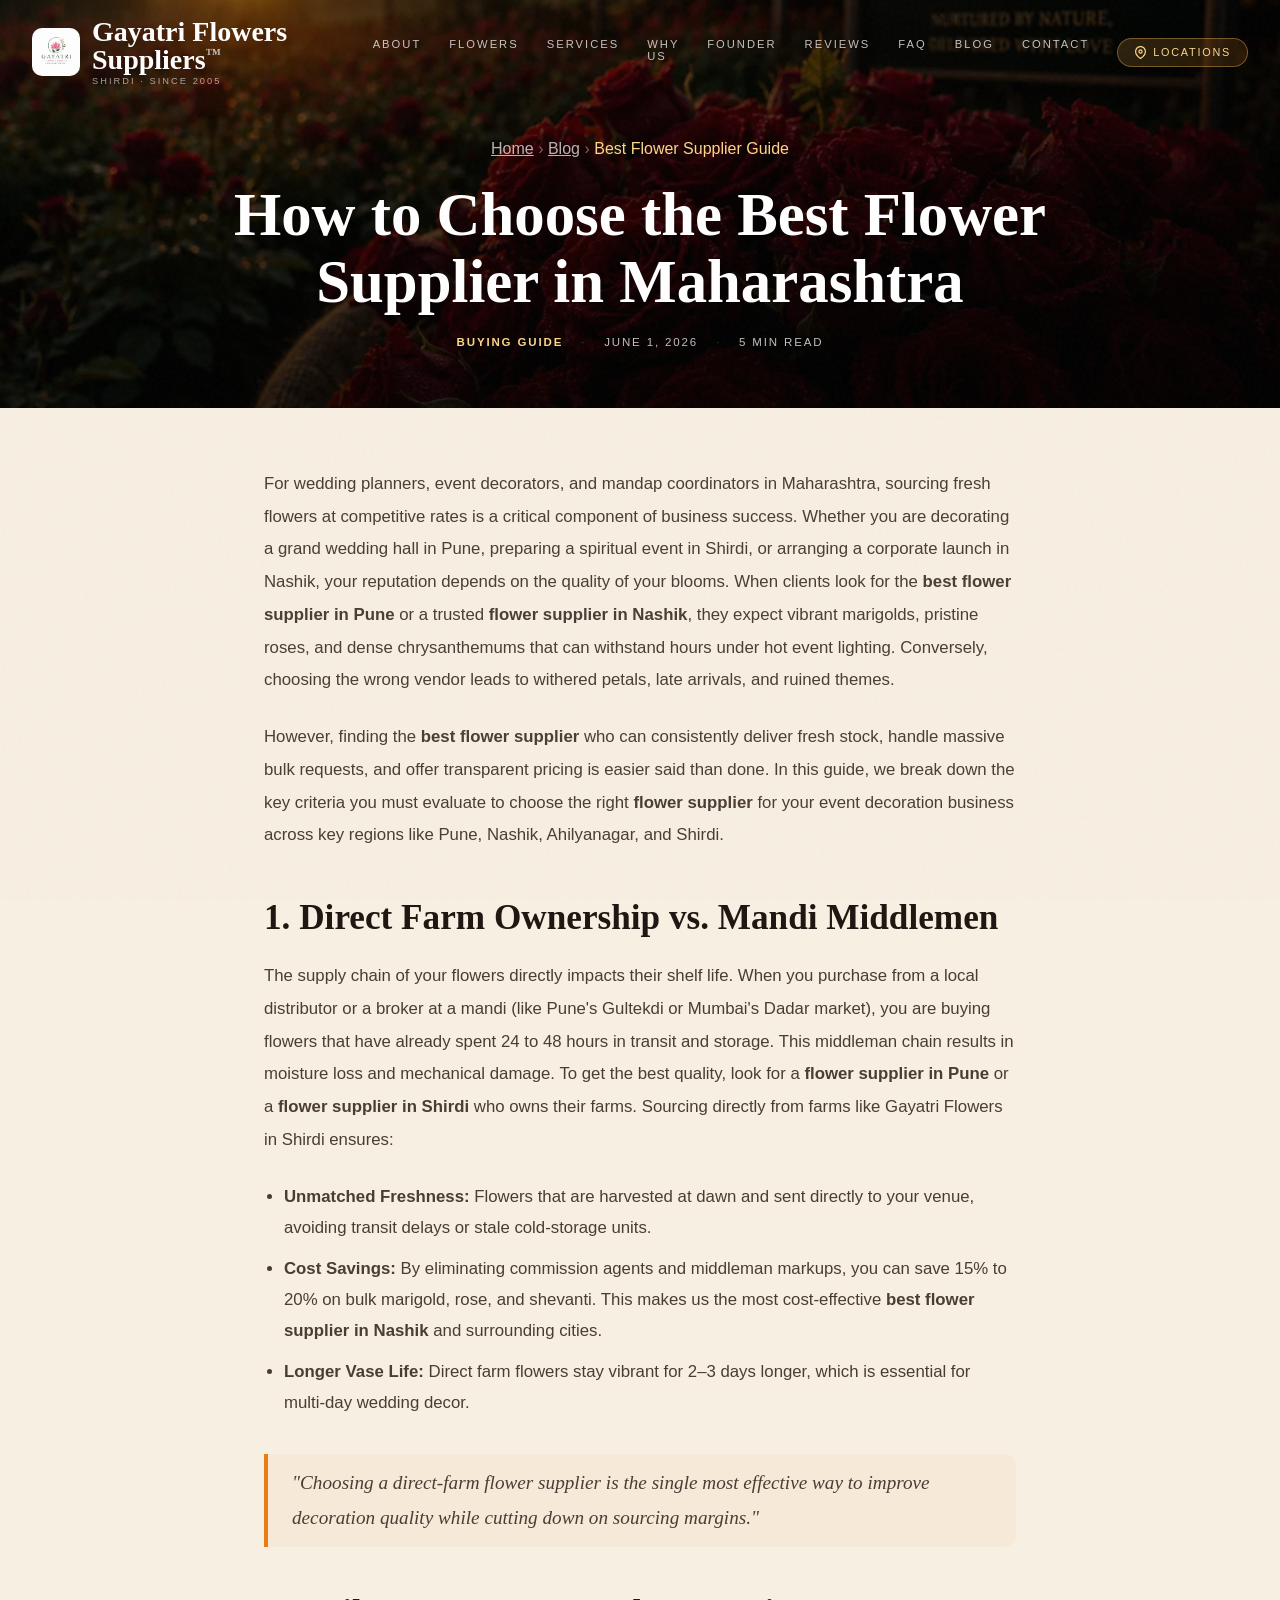
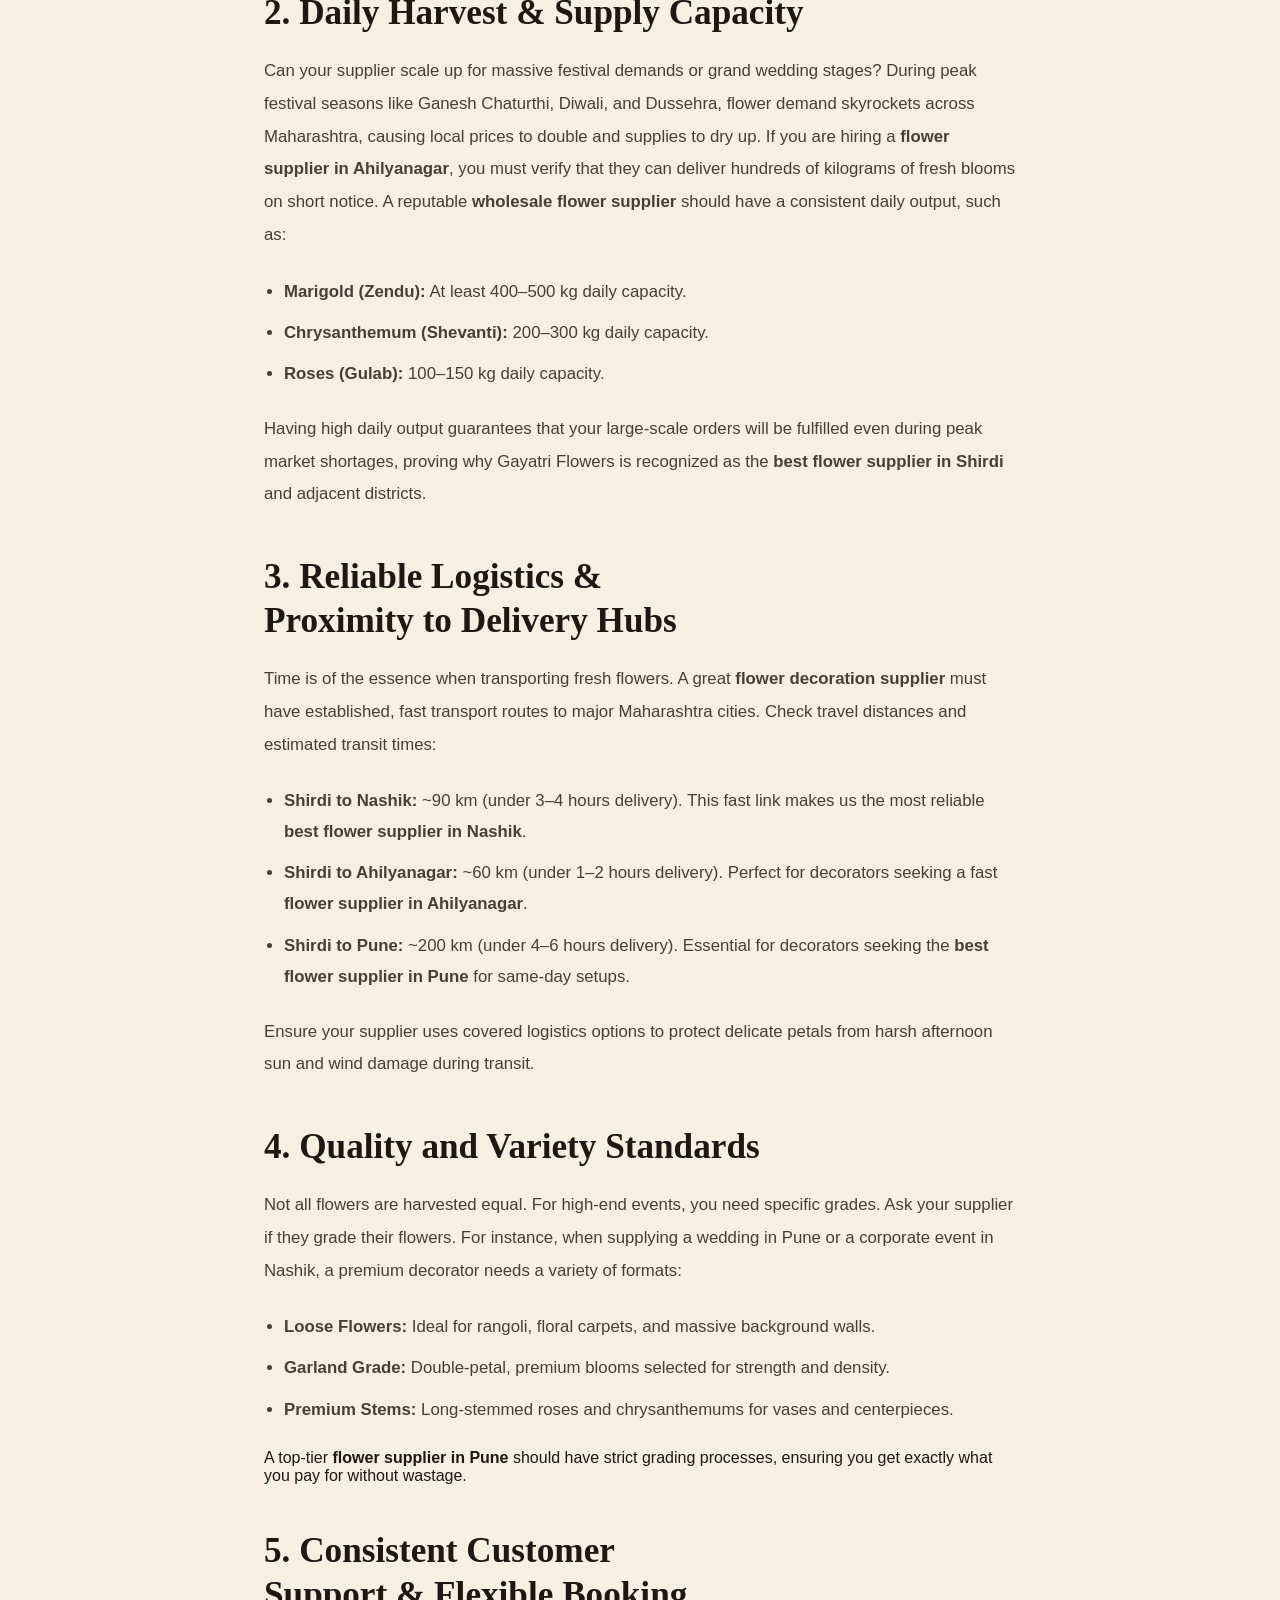
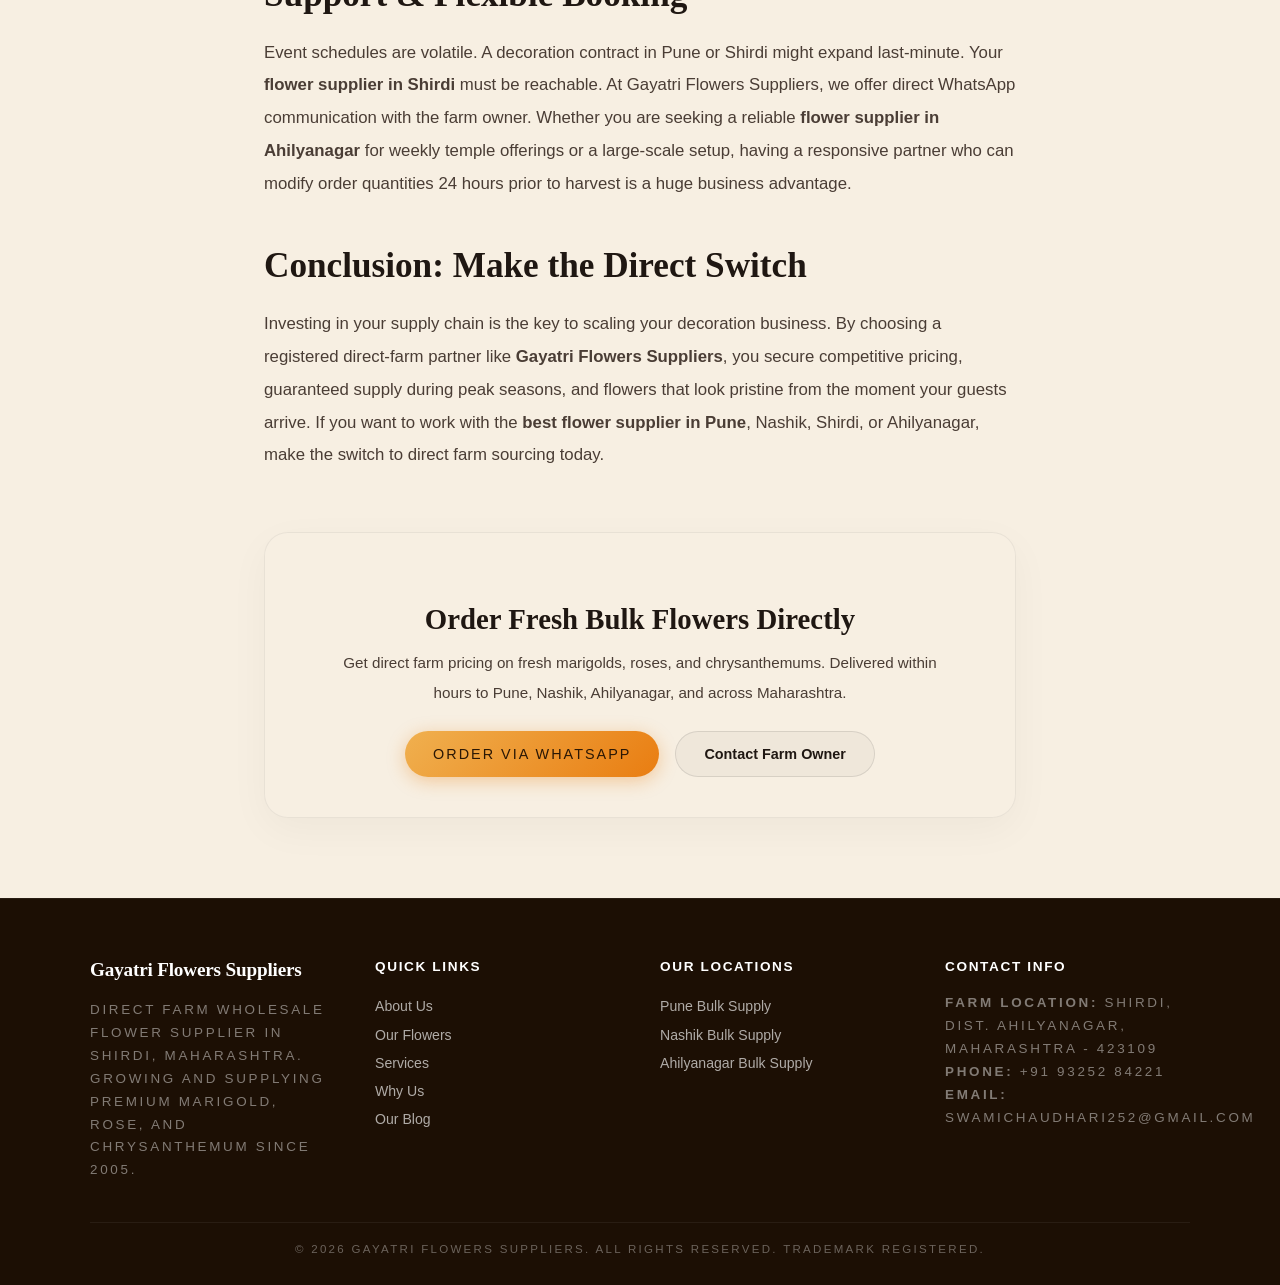
<file: blog/best-flower-supplier-guide.html>
<!DOCTYPE html>
<html lang="en">
<head>
  <!-- Google tag (gtag.js) -->
  <script async src="https://www.googletagmanager.com/gtag/js?id=G-BQKNYNH786"></script>
  <script>
    window.dataLayer = window.dataLayer || [];
    function gtag(){dataLayer.push(arguments);}
    gtag('js', new Date());

    gtag('config', 'G-BQKNYNH786');
  </script>

  <meta charset="UTF-8" />
  <meta name="viewport" content="width=device-width, initial-scale=1.0" />

  <!-- ═══════════════════════════════════════════════
       PRIMARY SEO
  ═══════════════════════════════════════════════ -->
  <title>How to Choose the Best Flower Supplier in Maharashtra | Gayatri Flowers</title>
  <meta name="description" content="A comprehensive buying guide for event decorators and wedding planners on selecting the best flower supplier in Pune, Nashik, Shirdi, and across Maharashtra. Get direct farm pricing and top freshness tips." />
  <meta name="keywords" content="best flower supplier, flower supplier, flower decoration supplier, wholesale flower supplier, bulk flowers Maharashtra" />
  <meta name="author" content="Gayatri Flowers Suppliers, Shirdi, Maharashtra" />
  <meta name="robots" content="index, follow" />
  <link rel="canonical" href="https://www.gayatriflowerssuppliers.in/blog/best-flower-supplier-guide" />

  <!-- ═══════════════════════════════════════════════
       OPEN GRAPH
  ═══════════════════════════════════════════════ -->
  <meta property="og:type" content="article" />
  <meta property="og:url" content="https://www.gayatriflowerssuppliers.in/blog/best-flower-supplier-guide" />
  <meta property="og:title" content="How to Choose the Best Flower Supplier in Maharashtra | Gayatri Flowers" />
  <meta property="og:description" content="A comprehensive buying guide for event decorators and wedding planners on selecting the best flower supplier in Pune, Nashik, Shirdi, and across Maharashtra." />
  <meta property="og:image" content="https://www.gayatriflowerssuppliers.in/assets/rose.webp" />
  <meta property="og:locale" content="en_IN" />
  <meta property="og:site_name" content="Gayatri Flowers Suppliers" />

  <!-- ═══════════════════════════════════════════════
       TWITTER CARD
  ═══════════════════════════════════════════════ -->
  <meta name="twitter:card" content="summary_large_image" />
  <meta name="twitter:title" content="How to Choose the Best Flower Supplier in Maharashtra | Gayatri Flowers" />
  <meta name="twitter:description" content="A comprehensive buying guide for event decorators and wedding planners on selecting the best flower supplier in Maharashtra." />
  <meta name="twitter:image" content="https://www.gayatriflowerssuppliers.in/assets/rose.webp" />

  <!-- ═══════════════════════════════════════════════
       RESOURCE HINTS
  ═══════════════════════════════════════════════ -->
  <link rel="preconnect" href="https://fonts.googleapis.com" />
  <link rel="preconnect" href="https://fonts.gstatic.com" crossorigin />
  <link rel="stylesheet" href="../style.css" />

  <!-- ═══════════════════════════════════════════════
       FAVICON
  ═══════════════════════════════════════════════ -->
  <link rel="icon" href="../assets/favicon.ico" sizes="any" />
  <link rel="icon" href="../assets/icon.jpg" type="image/jpeg" />

  <!-- ═══════════════════════════════════════════════
       SCHEMA — BlogPosting Structured Data
  ═══════════════════════════════════════════════ -->
  <script type="application/ld+json">
  {
    "@context": "https://schema.org",
    "@type": "BlogPosting",
    "mainEntityOfPage": {
      "@type": "WebPage",
      "@id": "https://www.gayatriflowerssuppliers.in/blog/best-flower-supplier-guide"
    },
    "headline": "How to Choose the Best Flower Supplier in Maharashtra",
    "description": "A comprehensive buying guide for event decorators and wedding planners on selecting the best flower supplier in Pune, Nashik, Shirdi, and across Maharashtra. Get direct farm pricing and top freshness tips.",
    "image": "https://www.gayatriflowerssuppliers.in/assets/rose.webp",
    "author": {
      "@type": "Organization",
      "name": "Gayatri Flowers Suppliers",
      "url": "https://www.gayatriflowerssuppliers.in/"
    },
    "publisher": {
      "@type": "Organization",
      "name": "Gayatri Flowers Suppliers",
      "logo": {
        "@type": "ImageObject",
        "url": "https://www.gayatriflowerssuppliers.in/assets/icon.jpg"
      }
    },
    "datePublished": "2026-06-01T10:00:00+05:30",
    "dateModified": "2026-06-01T10:00:00+05:30"
  }
  </script>
</head>
<body>
  <div class="grain" aria-hidden="true"></div>

  <!-- NAVBAR -->
  <header class="navbar" role="banner">
    <div class="logo">
      <a href="../index.html" class="brand" aria-label="Go to Gayatri Flowers Suppliers homepage">
        <div class="brand-image" aria-hidden="true">
          <img src="../assets/icon.jpg" alt="Gayatri Flowers Suppliers logo" />
        </div>
        <div class="brand-text">
          <span>Gayatri Flowers Suppliers<sup style="font-size:.55em;vertical-align:super;opacity:.7">™</sup></span>
          <small>Shirdi &middot; Since 2005</small>
        </div>
      </a>
    </div>
    <nav role="navigation" aria-label="Main navigation">
      <a href="../index.html#about">About</a>
      <a href="../index.html#flowers">Flowers</a>
      <a href="../index.html#services">Services</a>
      <a href="../index.html#why-us">Why Us</a>
      <a href="../index.html#founder">Founder</a>
      <a href="../index.html#reviews">Reviews</a>
      <a href="../index.html#faq">FAQ</a>
      <a href="../blogs">Blog</a>
      <a href="../index.html#contact">Contact</a>
      <button class="locations-btn" id="locationsBtn" aria-haspopup="true" aria-expanded="false" aria-controls="locationPanel">
        <svg width="13" height="13" viewBox="0 0 24 24" fill="none" stroke="currentColor" stroke-width="2.2" aria-hidden="true"><path d="M21 10c0 7-9 13-9 13s-9-6-9-13a9 9 0 0118 0z"/><circle cx="12" cy="10" r="3"/></svg>
        Locations
      </button>
    </nav>
    <div class="menu-toggle" id="menuToggle" aria-label="Toggle menu" aria-expanded="false">
      <span></span><span></span>
    </div>
  </header>

  <!-- LOCATION PANEL -->
  <div class="location-panel-overlay" id="locOverlay" aria-hidden="true"></div>
  <aside class="location-panel" id="locationPanel" role="dialog" aria-modal="true" aria-label="Our delivery locations">
    <div class="lp-header">
      <div>
        <p class="lp-eyebrow">We Deliver To</p>
        <h2 class="lp-title">Our Locations</h2>
      </div>
      <button class="lp-close" id="lpClose" aria-label="Close locations panel">
        <svg width="18" height="18" viewBox="0 0 24 24" fill="none" stroke="currentColor" stroke-width="2" aria-hidden="true"><line x1="18" y1="6" x2="6" y2="18"/><line x1="6" y1="6" x2="18" y2="18"/></svg>
      </button>
    </div>

    <p class="lp-intro">Bulk flowers dispatched from our Shirdi farm directly to your city — no mandi, no middlemen.</p>

    <div class="lp-cities">
      <a href="../nashik" class="lp-city-card">
        <div class="lp-city-icon" aria-hidden="true">🌼</div>
        <div class="lp-city-info">
          <span class="lp-city-name">Nashik</span>
          <span class="lp-city-meta">~90 km · 3–4 hrs delivery</span>
          <span class="lp-city-tags">Zendu · Rose · Shevanti · Mogra</span>
        </div>
        <svg class="lp-arrow" width="16" height="16" viewBox="0 0 24 24" fill="none" stroke="currentColor" stroke-width="2" aria-hidden="true"><line x1="5" y1="12" x2="19" y2="12"/><polyline points="12 5 19 12 12 19"/></svg>
      </a>

      <a href="../pune" class="lp-city-card">
        <div class="lp-city-icon" aria-hidden="true">🌹</div>
        <div class="lp-city-info">
          <span class="lp-city-name">Pune</span>
          <span class="lp-city-meta">~200 km · 4–6 hrs delivery</span>
          <span class="lp-city-tags">Zendu · Rose · Shevanti · Mogra</span>
        </div>
        <svg class="lp-arrow" width="16" height="16" viewBox="0 0 24 24" fill="none" stroke="currentColor" stroke-width="2" aria-hidden="true"><line x1="5" y1="12" x2="19" y2="12"/><polyline points="12 5 19 12 12 19"/></svg>
      </a>

      <a href="../ahilyanagar" class="lp-city-card">
        <div class="lp-city-icon" aria-hidden="true">🌸</div>
        <div class="lp-city-info">
          <span class="lp-city-name">Ahilyanagar</span>
          <span class="lp-city-meta">~60 km · 1–2 hrs delivery</span>
          <span class="lp-city-tags">Zendu · Rose · Shevanti · Mogra</span>
        </div>
        <svg class="lp-arrow" width="16" height="16" viewBox="0 0 24 24" fill="none" stroke="currentColor" stroke-width="2" aria-hidden="true"><line x1="5" y1="12" x2="19" y2="12"/><polyline points="12 5 19 12 12 19"/></svg>
      </a>
    </div>

    <div class="lp-footer">
      <p class="lp-footer-text">Don't see your city?</p>
      <a href="https://wa.me/919325284221?text=Hello%2C%20I%20need%20bulk%20flowers%20delivered%20to%20my%20city.%20Please%20confirm%20if%20you%20deliver%20here." class="lp-wa-btn" target="_blank" rel="noopener">
        <svg width="15" height="15" viewBox="0 0 24 24" fill="currentColor" aria-hidden="true"><path d="M17.472 14.382c-.297-.149-1.758-.867-2.03-.967-.273-.099-.471-.148-.67.15-.197.297-.767.966-.94 1.164-.173.199-.347.223-.644.075-.297-.15-1.255-.463-2.39-1.475-.883-.788-1.48-1.761-1.653-2.059-.173-.297-.018-.458.13-.606.134-.133.298-.347.446-.52.149-.174.198-.298.298-.497.099-.198.05-.371-.025-.52-.075-.149-.669-1.612-.916-2.207-.242-.579-.487-.5-.669-.51-.173-.008-.371-.01-.57-.01-.198 0-.52.074-.792.372-.272.297-1.04 1.016-1.04 2.479 0 1.462 1.065 2.875 1.213 3.074.149.198 2.096 3.2 5.077 4.487.709.306 1.262.489 1.694.625.712.227 1.36.195 1.871.118.571-.085 1.758-.719 2.006-1.413.248-.694.248-1.289.173-1.413-.074-.124-.272-.198-.57-.347m-5.421 7.403h-.004a9.87 9.87 0 01-5.031-1.378l-.361-.214-3.741.982.998-3.648-.235-.374a9.86 9.86 0 01-1.51-5.26c.001-5.45 4.436-9.884 9.888-9.884 2.64 0 5.122 1.03 6.988 2.898a9.825 9.825 0 012.893 6.994c-.003 5.45-4.437 9.884-9.885 9.884m8.413-18.297A11.815 11.815 0 0012.05 0C5.495 0 .16 5.335.157 11.892c0 2.096.547 4.142 1.588 5.945L.057 24l6.305-1.654a11.882 11.882 0 005.683 1.448h.005c6.554 0 11.89-5.335 11.893-11.893a11.821 11.821 0 00-3.48-8.413Z"/></svg>
        WhatsApp Us — We'll Confirm
      </a>
    </div>
  </aside>

  <!-- MOBILE NAVIGATION -->
  <div class="mobile-nav" id="mobileNav" role="navigation" aria-label="Mobile navigation">
    <a href="../index.html" class="mobile-link">Home</a>
    <a href="../index.html#about" class="mobile-link">About</a>
    <a href="../index.html#flowers" class="mobile-link">Flowers</a>
    <a href="../index.html#services" class="mobile-link">Services</a>
    <a href="../index.html#why-us" class="mobile-link">Why Us</a>
    <a href="../index.html#founder" class="mobile-link">Founder</a>
    <a href="../index.html#reviews" class="mobile-link">Reviews</a>
    <a href="../index.html#faq" class="mobile-link">FAQ</a>
    <a href="../index.html#contact" class="mobile-link">Contact</a>
    <button class="mobile-link" id="mobileLocBtn" style="background:none;border:none;text-align:left;cursor:pointer;width:100%;display:flex;align-items:center;gap:8px;padding:0;font-size:inherit;font-family:inherit;">
      <svg width="13" height="13" viewBox="0 0 24 24" fill="none" stroke="currentColor" stroke-width="2.2" aria-hidden="true"><path d="M21 10c0 7-9 13-9 13s-9-6-9-13a9 9 0 0118 0z"/><circle cx="12" cy="10" r="3"/></svg>
      Locations
    </button>
    <a href="../blogs" class="mobile-link">Blog</a>
  </div>

  <!-- ARTICLE HEADER -->
  <header class="article-header" style="background: linear-gradient(170deg, rgba(0,0,0,0.5) 0%, rgba(0,0,0,0.9) 100%), url('../assets/rose.webp') center/cover no-repeat;">
    <div class="breadcrumb-bar" aria-label="Breadcrumb" style="padding-top: 0; margin-bottom: 24px; background: transparent; box-shadow: none;">
      <a href="../index.html" style="color: rgba(255,255,255,0.7);">Home</a>
      <span style="color: rgba(255,255,255,0.4);">›</span>
      <a href="../blogs" style="color: rgba(255,255,255,0.7);">Blog</a>
      <span style="color: rgba(255,255,255,0.4);">›</span>
      <span style="color: var(--gold-light);">Best Flower Supplier Guide</span>
    </div>
    <h1 class="article-title">How to Choose the Best Flower Supplier in Maharashtra</h1>
    <div class="article-meta">
      <span class="cat">Buying Guide</span>
      <span class="sep">&middot;</span>
      <span class="date">June 1, 2026</span>
      <span class="sep">&middot;</span>
      <span class="read-time">5 Min Read</span>
    </div>
  </header>

  <!-- ARTICLE BODY -->
  <article class="article-body">
    <p>For wedding planners, event decorators, and mandap coordinators in Maharashtra, sourcing fresh flowers at competitive rates is a critical component of business success. Whether you are decorating a grand wedding hall in Pune, preparing a spiritual event in Shirdi, or arranging a corporate launch in Nashik, your reputation depends on the quality of your blooms. When clients look for the <strong>best flower supplier in Pune</strong> or a trusted <strong>flower supplier in Nashik</strong>, they expect vibrant marigolds, pristine roses, and dense chrysanthemums that can withstand hours under hot event lighting. Conversely, choosing the wrong vendor leads to withered petals, late arrivals, and ruined themes.</p>

    <p>However, finding the <strong>best flower supplier</strong> who can consistently deliver fresh stock, handle massive bulk requests, and offer transparent pricing is easier said than done. In this guide, we break down the key criteria you must evaluate to choose the right <strong>flower supplier</strong> for your event decoration business across key regions like Pune, Nashik, Ahilyanagar, and Shirdi.</p>

    <h2>1. Direct Farm Ownership vs. Mandi Middlemen</h2>
    <p>The supply chain of your flowers directly impacts their shelf life. When you purchase from a local distributor or a broker at a mandi (like Pune's Gultekdi or Mumbai's Dadar market), you are buying flowers that have already spent 24 to 48 hours in transit and storage. This middleman chain results in moisture loss and mechanical damage. To get the best quality, look for a <strong>flower supplier in Pune</strong> or a <strong>flower supplier in Shirdi</strong> who owns their farms. Sourcing directly from farms like Gayatri Flowers in Shirdi ensures:</p>
      <ul>
        <li><strong>Unmatched Freshness:</strong> Flowers that are harvested at dawn and sent directly to your venue, avoiding transit delays or stale cold-storage units.</li>
        <li><strong>Cost Savings:</strong> By eliminating commission agents and middleman markups, you can save 15% to 20% on bulk marigold, rose, and shevanti. This makes us the most cost-effective <strong>best flower supplier in Nashik</strong> and surrounding cities.</li>
        <li><strong>Longer Vase Life:</strong> Direct farm flowers stay vibrant for 2–3 days longer, which is essential for multi-day wedding decor.</li>
      </ul>

    <blockquote>
      "Choosing a direct-farm flower supplier is the single most effective way to improve decoration quality while cutting down on sourcing margins."
    </blockquote>

    <h2>2. Daily Harvest & Supply Capacity</h2>
    <p>Can your supplier scale up for massive festival demands or grand wedding stages? During peak festival seasons like Ganesh Chaturthi, Diwali, and Dussehra, flower demand skyrockets across Maharashtra, causing local prices to double and supplies to dry up. If you are hiring a <strong>flower supplier in Ahilyanagar</strong>, you must verify that they can deliver hundreds of kilograms of fresh blooms on short notice. A reputable <strong>wholesale flower supplier</strong> should have a consistent daily output, such as:</p>
      <ul>
        <li><strong>Marigold (Zendu):</strong> At least 400–500 kg daily capacity.</li>
        <li><strong>Chrysanthemum (Shevanti):</strong> 200–300 kg daily capacity.</li>
        <li><strong>Roses (Gulab):</strong> 100–150 kg daily capacity.</li>
      </ul>
    <p>Having high daily output guarantees that your large-scale orders will be fulfilled even during peak market shortages, proving why Gayatri Flowers is recognized as the <strong>best flower supplier in Shirdi</strong> and adjacent districts.</p>

    <h2>3. Reliable Logistics & Proximity to Delivery Hubs</h2>
    <p>Time is of the essence when transporting fresh flowers. A great <strong>flower decoration supplier</strong> must have established, fast transport routes to major Maharashtra cities. Check travel distances and estimated transit times:</p>
      <ul>
        <li><strong>Shirdi to Nashik:</strong> ~90 km (under 3–4 hours delivery). This fast link makes us the most reliable <strong>best flower supplier in Nashik</strong>.</li>
        <li><strong>Shirdi to Ahilyanagar:</strong> ~60 km (under 1–2 hours delivery). Perfect for decorators seeking a fast <strong>flower supplier in Ahilyanagar</strong>.</li>
        <li><strong>Shirdi to Pune:</strong> ~200 km (under 4–6 hours delivery). Essential for decorators seeking the <strong>best flower supplier in Pune</strong> for same-day setups.</li>
      </ul>
    <p>Ensure your supplier uses covered logistics options to protect delicate petals from harsh afternoon sun and wind damage during transit.</p>

    <h2>4. Quality and Variety Standards</h2>
    <p>Not all flowers are harvested equal. For high-end events, you need specific grades. Ask your supplier if they grade their flowers. For instance, when supplying a wedding in Pune or a corporate event in Nashik, a premium decorator needs a variety of formats:</p>
      <ul>
        <li><strong>Loose Flowers:</strong> Ideal for rangoli, floral carpets, and massive background walls.</li>
        <li><strong>Garland Grade:</strong> Double-petal, premium blooms selected for strength and density.</li>
        <li><strong>Premium Stems:</strong> Long-stemmed roses and chrysanthemums for vases and centerpieces.</li>
      </ul>
      A top-tier <strong>flower supplier in Pune</strong> should have strict grading processes, ensuring you get exactly what you pay for without wastage.
    </p>

    <h2>5. Consistent Customer Support & Flexible Booking</h2>
    <p>Event schedules are volatile. A decoration contract in Pune or Shirdi might expand last-minute. Your <strong>flower supplier in Shirdi</strong> must be reachable. At Gayatri Flowers Suppliers, we offer direct WhatsApp communication with the farm owner. Whether you are seeking a reliable <strong>flower supplier in Ahilyanagar</strong> for weekly temple offerings or a large-scale setup, having a responsive partner who can modify order quantities 24 hours prior to harvest is a huge business advantage.</p>

    <h2>Conclusion: Make the Direct Switch</h2>
    <p>Investing in your supply chain is the key to scaling your decoration business. By choosing a registered direct-farm partner like <strong>Gayatri Flowers Suppliers</strong>, you secure competitive pricing, guaranteed supply during peak seasons, and flowers that look pristine from the moment your guests arrive. If you want to work with the <strong>best flower supplier in Pune</strong>, Nashik, Shirdi, or Ahilyanagar, make the switch to direct farm sourcing today.</p>

    <!-- CALL TO ACTION BANNER -->
    <div style="background:rgba(255,255,255,0.03);border:1px solid rgba(0,0,0,0.06);padding:40px;border-radius:24px;margin-top:60px;text-align:center;box-shadow:0 12px 40px rgba(0,0,0,0.04);">
      <h3 style="font-family:var(--font-serif);font-size:1.8rem;margin-bottom:12px;color:var(--text)">Order Fresh Bulk Flowers Directly</h3>
      <p style="font-size:0.95rem;color:var(--text-soft);margin-bottom:24px;max-width:600px;margin-left:auto;margin-right:auto;">Get direct farm pricing on fresh marigolds, roses, and chrysanthemums. Delivered within hours to Pune, Nashik, Ahilyanagar, and across Maharashtra.</p>
      <div style="display:flex;flex-wrap:wrap;gap:16px;justify-content:center;">
        <a href="https://wa.me/919325284221?text=Hello%2C%20I%20read%20your%20blog%20post%20about%20choosing%20the%20best%20flower%20supplier%20and%20want%20to%20enquire%20about%20bulk%20sourcing." class="lp-wa-btn" style="padding:14px 28px;font-size:0.9rem;" target="_blank" rel="noopener">
          Order via WhatsApp
        </a>
        <a href="../index.html#contact" style="display:inline-flex;align-items:center;justify-content:center;padding:14px 28px;border-radius:30px;background:rgba(0,0,0,0.03);color:var(--text);border:1px solid rgba(0,0,0,0.1);font-size:0.9rem;font-weight:600;text-decoration:none;transition:all 0.3s;cursor:pointer;" onmouseover="this.style.background='rgba(0,0,0,0.06)'" onmouseout="this.style.background='rgba(0,0,0,0.03)'">
          Contact Farm Owner
        </a>
      </div>
    </div>
  </article>

  <!-- FOOTER -->
  <footer style="background: #1c0f04; color: rgba(255,255,255,0.65); padding: 60px 24px 30px; font-size: 0.88rem; border-top: 1px solid rgba(255,255,255,0.06);">
    <div style="max-width:1100px; margin:0 auto; display:grid; grid-template-columns: repeat(auto-fit, minmax(200px, 1fr)); gap:40px; margin-bottom:40px;">
      <div>
        <h3 style="color:white; font-family:var(--font-serif); font-size:1.2rem; margin-bottom:18px;">Gayatri Flowers Suppliers</h3>
        <p style="line-height:1.7; font-size:0.84rem; color:rgba(255,255,255,0.45);">Direct farm wholesale flower supplier in Shirdi, Maharashtra. Growing and supplying premium marigold, rose, and chrysanthemum since 2005.</p>
      </div>
      <div>
        <h3 style="color:white; font-family:var(--font-sans); font-size:0.85rem; text-transform:uppercase; letter-spacing:0.12em; margin-bottom:18px;">Quick Links</h3>
        <ul style="list-style:none; padding:0; line-height:2;">
          <li><a href="../index.html#about" style="color:inherit; text-decoration:none;">About Us</a></li>
          <li><a href="../index.html#flowers" style="color:inherit; text-decoration:none;">Our Flowers</a></li>
          <li><a href="../index.html#services" style="color:inherit; text-decoration:none;">Services</a></li>
          <li><a href="../index.html#why-us" style="color:inherit; text-decoration:none;">Why Us</a></li>
          <li><a href="../blogs" style="color:inherit; text-decoration:none;">Our Blog</a></li>
        </ul>
      </div>
      <div>
        <h3 style="color:white; font-family:var(--font-sans); font-size:0.85rem; text-transform:uppercase; letter-spacing:0.12em; margin-bottom:18px;">Our Locations</h3>
        <ul style="list-style:none; padding:0; line-height:2;">
          <li><a href="../pune" style="color:inherit; text-decoration:none;">Pune Bulk Supply</a></li>
          <li><a href="../nashik" style="color:inherit; text-decoration:none;">Nashik Bulk Supply</a></li>
          <li><a href="../ahilyanagar" style="color:inherit; text-decoration:none;">Ahilyanagar Bulk Supply</a></li>
        </ul>
      </div>
      <div>
        <h3 style="color:white; font-family:var(--font-sans); font-size:0.85rem; text-transform:uppercase; letter-spacing:0.12em; margin-bottom:18px;">Contact Info</h3>
        <p style="line-height:1.7; font-size:0.84rem; color:rgba(255,255,255,0.45); margin-bottom:10px;">
          <strong>Farm Location:</strong> Shirdi, Dist. Ahilyanagar, Maharashtra - 423109<br/>
          <strong>Phone:</strong> +91 93252 84221<br/>
          <strong>Email:</strong> swamichaudhari252@gmail.com
        </p>
      </div>
    </div>
    <div style="max-width:1100px; margin:0 auto; padding-top:20px; border-top:1px solid rgba(255,255,255,0.06); text-align:center; font-size:0.78rem; color:rgba(255,255,255,0.35);">
      <p>&copy; 2026 Gayatri Flowers Suppliers. All Rights Reserved. Trademark Registered.</p>
    </div>
  </footer>

  <script src="../script.js" defer></script>
  <script>
    // Inline location panel toggling for subpages
    (function() {
      var btn      = document.getElementById('locationsBtn');
      var mobileBtn= document.getElementById('mobileLocBtn');
      var panel    = document.getElementById('locationPanel');
      var overlay  = document.getElementById('locOverlay');
      var closeBtn = document.getElementById('lpClose');

      function openPanel() {
        panel.classList.add('open');
        overlay.classList.add('active');
        panel.removeAttribute('aria-hidden');
        if (btn) btn.setAttribute('aria-expanded', 'true');
        document.body.classList.add('lock-scroll');
        setTimeout(function(){ closeBtn.focus(); }, 420);
      }

      function closePanel() {
        panel.classList.remove('open');
        overlay.classList.remove('active');
        panel.setAttribute('aria-hidden', 'true');
        if (btn) btn.setAttribute('aria-expanded', 'false');
        document.body.classList.remove('lock-scroll');
        if (btn) btn.focus();
      }

      if (btn)       btn.addEventListener('click', openPanel);
      if (mobileBtn) mobileBtn.addEventListener('click', function() {
        var mobileNav = document.getElementById('mobileNav');
        var menuToggle = document.getElementById('menuToggle');
        if (mobileNav)  mobileNav.classList.remove('open');
        if (menuToggle) menuToggle.classList.remove('open');
        openPanel();
      });
      if (closeBtn)  closeBtn.addEventListener('click', closePanel);
      if (overlay)   overlay.addEventListener('click', closePanel);

      document.addEventListener('keydown', function(e) {
        if (e.key === 'Escape' && panel.classList.contains('open')) closePanel();
      });

      panel.addEventListener('keydown', function(e) {
        if (e.key !== 'Tab') return;
        var focusable = panel.querySelectorAll('a, button, [tabindex]:not([tabindex="-1"])');
        var first = focusable[0];
        var last  = focusable[focusable.length - 1];
        if (e.shiftKey) {
          if (document.activeElement === first) { e.preventDefault(); last.focus(); }
        } else {
          if (document.activeElement === last)  { e.preventDefault(); first.focus(); }
        }
      });
    })();
  </script>
</body>
</html>
</file>
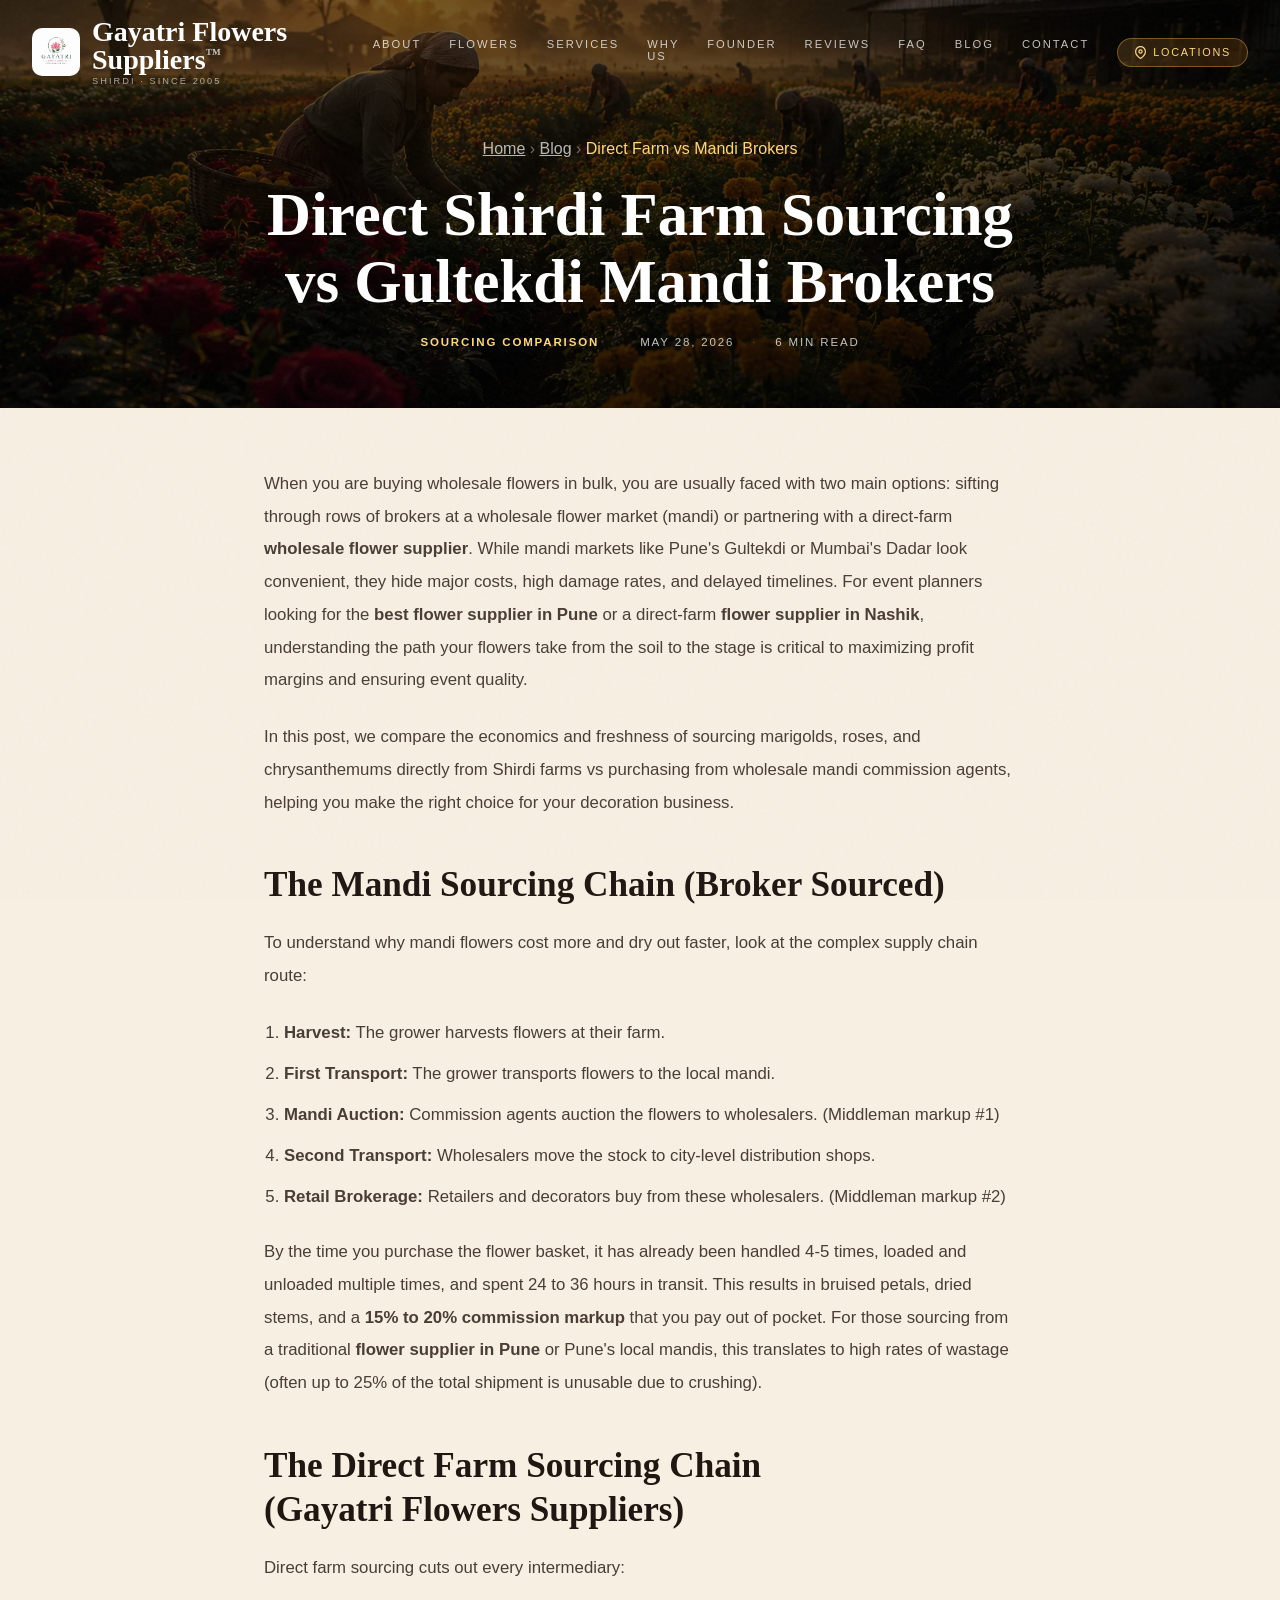
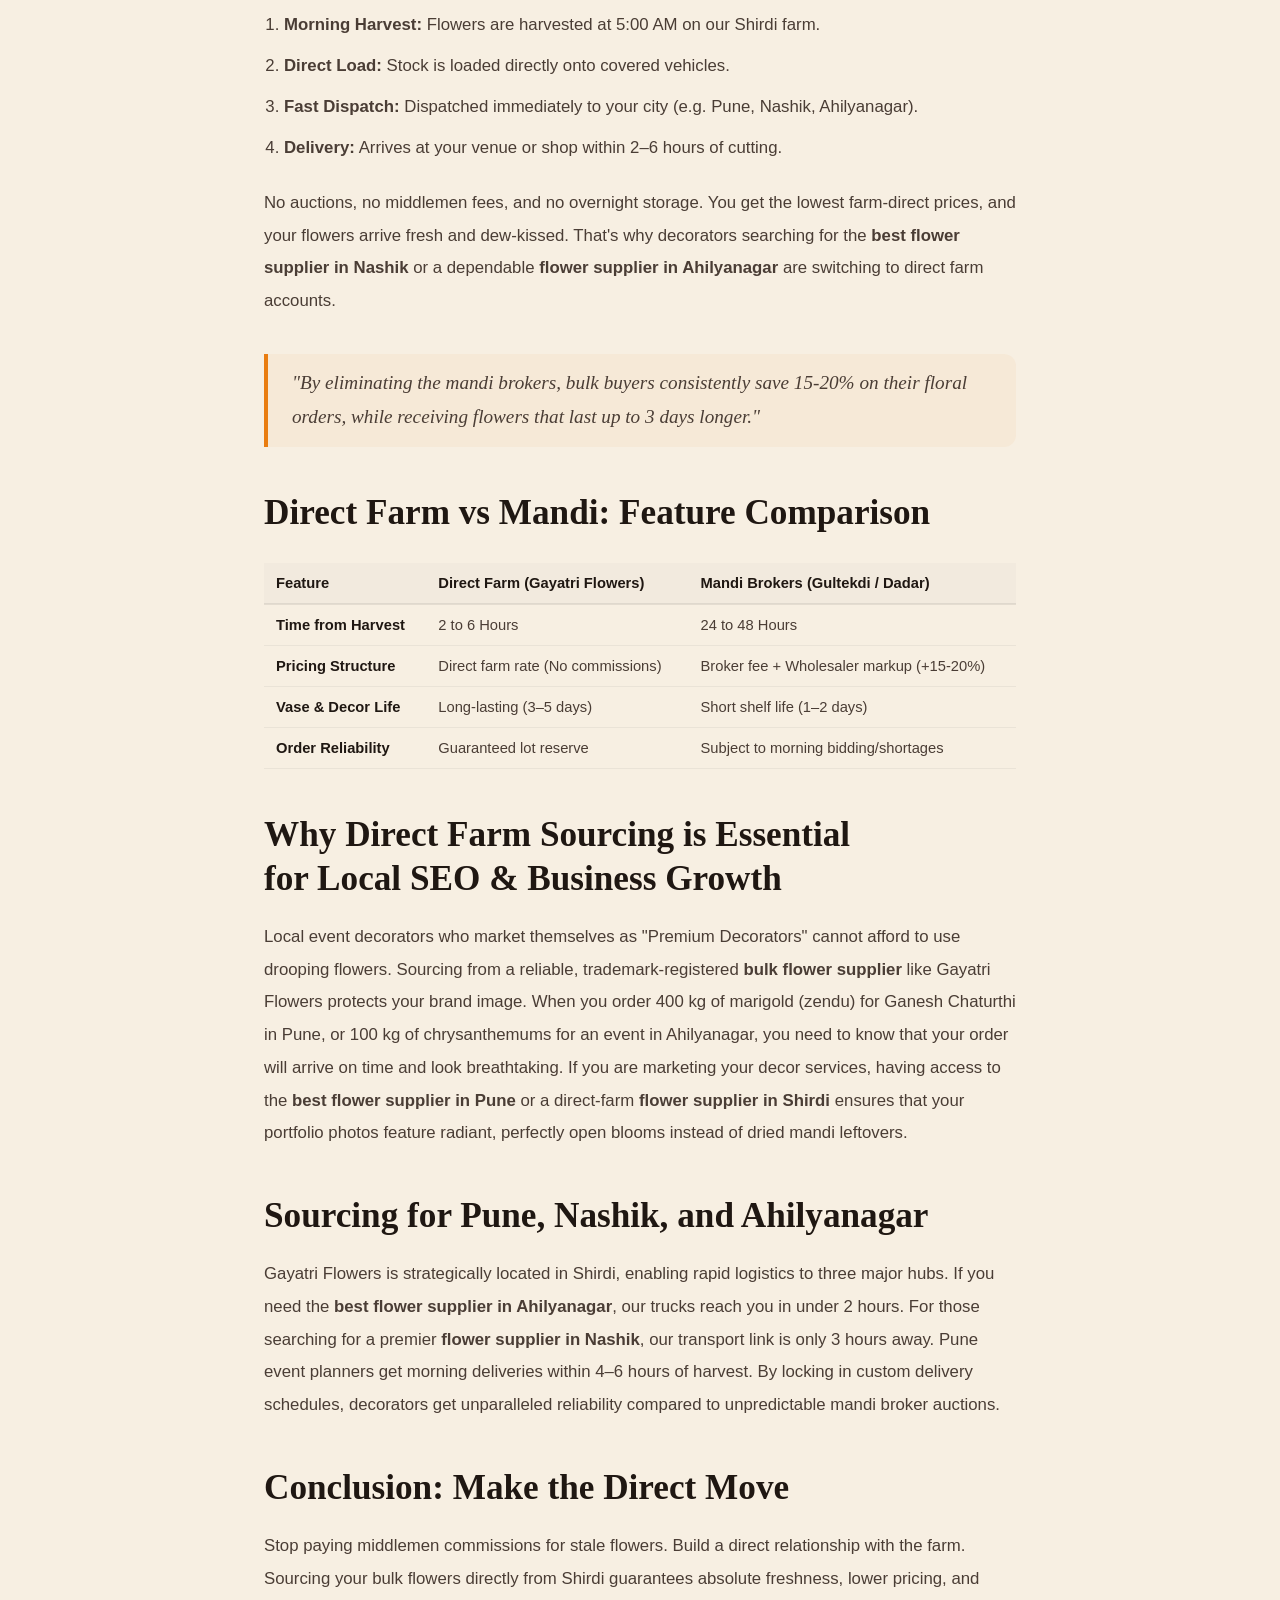
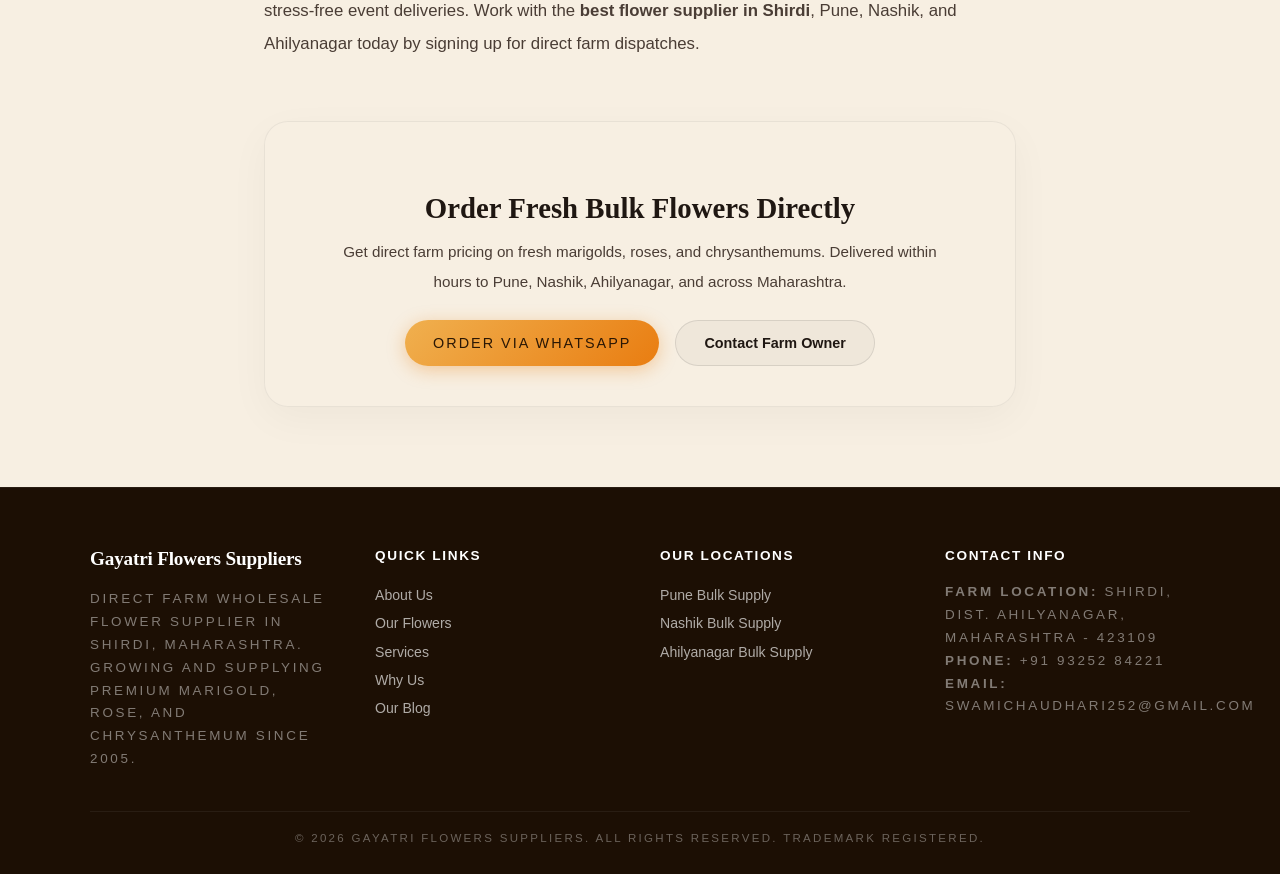
<file: blog/direct-farm-vs-mandi.html>
<!DOCTYPE html>
<html lang="en">
<head>
  <!-- Google tag (gtag.js) -->
  <script async src="https://www.googletagmanager.com/gtag/js?id=G-BQKNYNH786"></script>
  <script>
    window.dataLayer = window.dataLayer || [];
    function gtag(){dataLayer.push(arguments);}
    gtag('js', new Date());

    gtag('config', 'G-BQKNYNH786');
  </script>

  <meta charset="UTF-8" />
  <meta name="viewport" content="width=device-width, initial-scale=1.0" />

  <!-- ═══════════════════════════════════════════════
       PRIMARY SEO
  ═══════════════════════════════════════════════ -->
  <title>Direct Farm Sourcing vs Mandi Brokers: Sourcing Wholesale Flowers | Gayatri Flowers</title>
  <meta name="description" content="An in-depth comparison of direct farm sourcing from Shirdi vs broker sourcing from Pune Gultekdi and Dadar Mandis for wholesale flowers. Discover how event decorators save money and get fresher stock." />
  <meta name="keywords" content="wholesale flower supplier, bulk flower supplier, flower supplier, mandi flower broker, Shirdi flower farm, Maharashtra flower wholesale" />
  <meta name="author" content="Gayatri Flowers Suppliers, Shirdi, Maharashtra" />
  <meta name="robots" content="index, follow" />
  <link rel="canonical" href="https://www.gayatriflowerssuppliers.in/blog/direct-farm-vs-mandi" />

  <!-- ═══════════════════════════════════════════════
       OPEN GRAPH
  ═══════════════════════════════════════════════ -->
  <meta property="og:type" content="article" />
  <meta property="og:url" content="https://www.gayatriflowerssuppliers.in/blog/direct-farm-vs-mandi" />
  <meta property="og:title" content="Direct Farm Sourcing vs Mandi Brokers: Sourcing Wholesale Flowers | Gayatri Flowers" />
  <meta property="og:description" content="An in-depth comparison of direct farm sourcing from Shirdi vs broker sourcing from Pune Gultekdi and Dadar Mandis for wholesale flowers. Discover how event decorators save money and get fresher stock." />
  <meta property="og:image" content="https://www.gayatriflowerssuppliers.in/assets/farm.webp" />
  <meta property="og:locale" content="en_IN" />
  <meta property="og:site_name" content="Gayatri Flowers Suppliers" />

  <!-- ═══════════════════════════════════════════════
       TWITTER CARD
  ═══════════════════════════════════════════════ -->
  <meta name="twitter:card" content="summary_large_image" />
  <meta name="twitter:title" content="Direct Farm Sourcing vs Mandi Brokers: Sourcing Wholesale Flowers | Gayatri Flowers" />
  <meta name="twitter:description" content="An in-depth comparison of direct farm sourcing from Shirdi vs broker sourcing from Mandis in Maharashtra. Learn why direct-to-farm saves you money." />
  <meta name="twitter:image" content="https://www.gayatriflowerssuppliers.in/assets/farm.webp" />

  <!-- ═══════════════════════════════════════════════
       RESOURCE HINTS
  ═══════════════════════════════════════════════ -->
  <link rel="preconnect" href="https://fonts.googleapis.com" />
  <link rel="preconnect" href="https://fonts.gstatic.com" crossorigin />
  <link rel="stylesheet" href="../style.css" />

  <!-- ═══════════════════════════════════════════════
       FAVICON
  ═══════════════════════════════════════════════ -->
  <link rel="icon" href="../assets/favicon.ico" sizes="any" />
  <link rel="icon" href="../assets/icon.jpg" type="image/jpeg" />

  <!-- ═══════════════════════════════════════════════
       SCHEMA — BlogPosting Structured Data
  ═══════════════════════════════════════════════ -->
  <script type="application/ld+json">
  {
    "@context": "https://schema.org",
    "@type": "BlogPosting",
    "mainEntityOfPage": {
      "@type": "WebPage",
      "@id": "https://www.gayatriflowerssuppliers.in/blog/direct-farm-vs-mandi"
    },
    "headline": "Direct Farm Sourcing vs Mandi Brokers: Sourcing Wholesale Flowers",
    "description": "An in-depth comparison of direct farm sourcing from Shirdi vs broker sourcing from Pune Gultekdi and Dadar Mandis for wholesale flowers. Discover how event decorators save money and get fresher stock.",
    "image": "https://www.gayatriflowerssuppliers.in/assets/farm.webp",
    "author": {
      "@type": "Organization",
      "name": "Gayatri Flowers Suppliers",
      "url": "https://www.gayatriflowerssuppliers.in/"
    },
    "publisher": {
      "@type": "Organization",
      "name": "Gayatri Flowers Suppliers",
      "logo": {
        "@type": "ImageObject",
        "url": "https://www.gayatriflowerssuppliers.in/assets/icon.jpg"
      }
    },
    "datePublished": "2026-06-01T10:15:00+05:30",
    "dateModified": "2026-06-01T10:15:00+05:30"
  }
  </script>
</head>
<body>
  <div class="grain" aria-hidden="true"></div>

  <!-- NAVBAR -->
  <header class="navbar" role="banner">
    <div class="logo">
      <a href="../index.html" class="brand" aria-label="Go to Gayatri Flowers Suppliers homepage">
        <div class="brand-image" aria-hidden="true">
          <img src="../assets/icon.jpg" alt="Gayatri Flowers Suppliers logo" />
        </div>
        <div class="brand-text">
          <span>Gayatri Flowers Suppliers<sup style="font-size:.55em;vertical-align:super;opacity:.7">™</sup></span>
          <small>Shirdi &middot; Since 2005</small>
        </div>
      </a>
    </div>
    <nav role="navigation" aria-label="Main navigation">
      <a href="../index.html#about">About</a>
      <a href="../index.html#flowers">Flowers</a>
      <a href="../index.html#services">Services</a>
      <a href="../index.html#why-us">Why Us</a>
      <a href="../index.html#founder">Founder</a>
      <a href="../index.html#reviews">Reviews</a>
      <a href="../index.html#faq">FAQ</a>
      <a href="../blogs">Blog</a>
      <a href="../index.html#contact">Contact</a>
      <button class="locations-btn" id="locationsBtn" aria-haspopup="true" aria-expanded="false" aria-controls="locationPanel">
        <svg width="13" height="13" viewBox="0 0 24 24" fill="none" stroke="currentColor" stroke-width="2.2" aria-hidden="true"><path d="M21 10c0 7-9 13-9 13s-9-6-9-13a9 9 0 0118 0z"/><circle cx="12" cy="10" r="3"/></svg>
        Locations
      </button>
    </nav>
    <div class="menu-toggle" id="menuToggle" aria-label="Toggle menu" aria-expanded="false">
      <span></span><span></span>
    </div>
  </header>

  <!-- LOCATION PANEL -->
  <div class="location-panel-overlay" id="locOverlay" aria-hidden="true"></div>
  <aside class="location-panel" id="locationPanel" role="dialog" aria-modal="true" aria-label="Our delivery locations">
    <div class="lp-header">
      <div>
        <p class="lp-eyebrow">We Deliver To</p>
        <h2 class="lp-title">Our Locations</h2>
      </div>
      <button class="lp-close" id="lpClose" aria-label="Close locations panel">
        <svg width="18" height="18" viewBox="0 0 24 24" fill="none" stroke="currentColor" stroke-width="2" aria-hidden="true"><line x1="18" y1="6" x2="6" y2="18"/><line x1="6" y1="6" x2="18" y2="18"/></svg>
      </button>
    </div>

    <p class="lp-intro">Bulk flowers dispatched from our Shirdi farm directly to your city — no mandi, no middlemen.</p>

    <div class="lp-cities">
      <a href="../nashik" class="lp-city-card">
        <div class="lp-city-icon" aria-hidden="true">🌼</div>
        <div class="lp-city-info">
          <span class="lp-city-name">Nashik</span>
          <span class="lp-city-meta">~90 km · 3–4 hrs delivery</span>
          <span class="lp-city-tags">Zendu · Rose · Shevanti · Mogra</span>
        </div>
        <svg class="lp-arrow" width="16" height="16" viewBox="0 0 24 24" fill="none" stroke="currentColor" stroke-width="2" aria-hidden="true"><line x1="5" y1="12" x2="19" y2="12"/><polyline points="12 5 19 12 12 19"/></svg>
      </a>

      <a href="../pune" class="lp-city-card">
        <div class="lp-city-icon" aria-hidden="true">🌹</div>
        <div class="lp-city-info">
          <span class="lp-city-name">Pune</span>
          <span class="lp-city-meta">~200 km · 4–6 hrs delivery</span>
          <span class="lp-city-tags">Zendu · Rose · Shevanti · Mogra</span>
        </div>
        <svg class="lp-arrow" width="16" height="16" viewBox="0 0 24 24" fill="none" stroke="currentColor" stroke-width="2" aria-hidden="true"><line x1="5" y1="12" x2="19" y2="12"/><polyline points="12 5 19 12 12 19"/></svg>
      </a>

      <a href="../ahilyanagar" class="lp-city-card">
        <div class="lp-city-icon" aria-hidden="true">🌸</div>
        <div class="lp-city-info">
          <span class="lp-city-name">Ahilyanagar</span>
          <span class="lp-city-meta">~60 km · 1–2 hrs delivery</span>
          <span class="lp-city-tags">Zendu · Rose · Shevanti · Mogra</span>
        </div>
        <svg class="lp-arrow" width="16" height="16" viewBox="0 0 24 24" fill="none" stroke="currentColor" stroke-width="2" aria-hidden="true"><line x1="5" y1="12" x2="19" y2="12"/><polyline points="12 5 19 12 12 19"/></svg>
      </a>
    </div>

    <div class="lp-footer">
      <p class="lp-footer-text">Don't see your city?</p>
      <a href="https://wa.me/919325284221?text=Hello%2C%20I%20need%20bulk%20flowers%20delivered%20to%20my%20city.%20Please%20confirm%20if%20you%20deliver%20here." class="lp-wa-btn" target="_blank" rel="noopener">
        <svg width="15" height="15" viewBox="0 0 24 24" fill="currentColor" aria-hidden="true"><path d="M17.472 14.382c-.297-.149-1.758-.867-2.03-.967-.273-.099-.471-.148-.67.15-.197.297-.767.966-.94 1.164-.173.199-.347.223-.644.075-.297-.15-1.255-.463-2.39-1.475-.883-.788-1.48-1.761-1.653-2.059-.173-.297-.018-.458.13-.606.134-.133.298-.347.446-.52.149-.174.198-.298.298-.497.099-.198.05-.371-.025-.52-.075-.149-.669-1.612-.916-2.207-.242-.579-.487-.5-.669-.51-.173-.008-.371-.01-.57-.01-.198 0-.52.074-.792.372-.272.297-1.04 1.016-1.04 2.479 0 1.462 1.065 2.875 1.213 3.074.149.198 2.096 3.2 5.077 4.487.709.306 1.262.489 1.694.625.712.227 1.36.195 1.871.118.571-.085 1.758-.719 2.006-1.413.248-.694.248-1.289.173-1.413-.074-.124-.272-.198-.57-.347m-5.421 7.403h-.004a9.87 9.87 0 01-5.031-1.378l-.361-.214-3.741.982.998-3.648-.235-.374a9.86 9.86 0 01-1.51-5.26c.001-5.45 4.436-9.884 9.888-9.884 2.64 0 5.122 1.03 6.988 2.898a9.825 9.825 0 012.893 6.994c-.003 5.45-4.437 9.884-9.885 9.884m8.413-18.297A11.815 11.815 0 0012.05 0C5.495 0 .16 5.335.157 11.892c0 2.096.547 4.142 1.588 5.945L.057 24l6.305-1.654a11.882 11.882 0 005.683 1.448h.005c6.554 0 11.89-5.335 11.893-11.893a11.821 11.821 0 00-3.48-8.413Z"/></svg>
        WhatsApp Us — We'll Confirm
      </a>
    </div>
  </aside>

  <!-- MOBILE NAVIGATION -->
  <div class="mobile-nav" id="mobileNav" role="navigation" aria-label="Mobile navigation">
    <a href="../index.html" class="mobile-link">Home</a>
    <a href="../index.html#about" class="mobile-link">About</a>
    <a href="../index.html#flowers" class="mobile-link">Flowers</a>
    <a href="../index.html#services" class="mobile-link">Services</a>
    <a href="../index.html#why-us" class="mobile-link">Why Us</a>
    <a href="../index.html#founder" class="mobile-link">Founder</a>
    <a href="../index.html#reviews" class="mobile-link">Reviews</a>
    <a href="../index.html#faq" class="mobile-link">FAQ</a>
    <a href="../index.html#contact" class="mobile-link">Contact</a>
    <button class="mobile-link" id="mobileLocBtn" style="background:none;border:none;text-align:left;cursor:pointer;width:100%;display:flex;align-items:center;gap:8px;padding:0;font-size:inherit;font-family:inherit;">
      <svg width="13" height="13" viewBox="0 0 24 24" fill="none" stroke="currentColor" stroke-width="2.2" aria-hidden="true"><path d="M21 10c0 7-9 13-9 13s-9-6-9-13a9 9 0 0118 0z"/><circle cx="12" cy="10" r="3"/></svg>
      Locations
    </button>
    <a href="../blogs" class="mobile-link">Blog</a>
  </div>

  <!-- ARTICLE HEADER -->
  <header class="article-header" style="background: linear-gradient(170deg, rgba(0,0,0,0.5) 0%, rgba(0,0,0,0.9) 100%), url('../assets/farm.webp') center/cover no-repeat;">
    <div class="breadcrumb-bar" aria-label="Breadcrumb" style="padding-top: 0; margin-bottom: 24px; background: transparent; box-shadow: none;">
      <a href="../index.html" style="color: rgba(255,255,255,0.7);">Home</a>
      <span style="color: rgba(255,255,255,0.4);">›</span>
      <a href="../blogs" style="color: rgba(255,255,255,0.7);">Blog</a>
      <span style="color: rgba(255,255,255,0.4);">›</span>
      <span style="color: var(--gold-light);">Direct Farm vs Mandi Brokers</span>
    </div>
    <h1 class="article-title">Direct Shirdi Farm Sourcing vs Gultekdi Mandi Brokers</h1>
    <div class="article-meta">
      <span class="cat">Sourcing Comparison</span>
      <span class="sep">&middot;</span>
      <span class="date">May 28, 2026</span>
      <span class="sep">&middot;</span>
      <span class="read-time">6 Min Read</span>
    </div>
  </header>

  <!-- ARTICLE BODY -->
  <article class="article-body">
    <p>When you are buying wholesale flowers in bulk, you are usually faced with two main options: sifting through rows of brokers at a wholesale flower market (mandi) or partnering with a direct-farm <strong>wholesale flower supplier</strong>. While mandi markets like Pune's Gultekdi or Mumbai's Dadar look convenient, they hide major costs, high damage rates, and delayed timelines. For event planners looking for the <strong>best flower supplier in Pune</strong> or a direct-farm <strong>flower supplier in Nashik</strong>, understanding the path your flowers take from the soil to the stage is critical to maximizing profit margins and ensuring event quality.</p>

    <p>In this post, we compare the economics and freshness of sourcing marigolds, roses, and chrysanthemums directly from Shirdi farms vs purchasing from wholesale mandi commission agents, helping you make the right choice for your decoration business.</p>

    <h2>The Mandi Sourcing Chain (Broker Sourced)</h2>
    <p>To understand why mandi flowers cost more and dry out faster, look at the complex supply chain route:</p>
      <ol>
        <li><strong>Harvest:</strong> The grower harvests flowers at their farm.</li>
        <li><strong>First Transport:</strong> The grower transports flowers to the local mandi.</li>
        <li><strong>Mandi Auction:</strong> Commission agents auction the flowers to wholesalers. (Middleman markup #1)</li>
        <li><strong>Second Transport:</strong> Wholesalers move the stock to city-level distribution shops.</li>
        <li><strong>Retail Brokerage:</strong> Retailers and decorators buy from these wholesalers. (Middleman markup #2)</li>
      </ol>
    <p>By the time you purchase the flower basket, it has already been handled 4-5 times, loaded and unloaded multiple times, and spent 24 to 36 hours in transit. This results in bruised petals, dried stems, and a <strong>15% to 20% commission markup</strong> that you pay out of pocket. For those sourcing from a traditional <strong>flower supplier in Pune</strong> or Pune's local mandis, this translates to high rates of wastage (often up to 25% of the total shipment is unusable due to crushing).</p>

    <h2>The Direct Farm Sourcing Chain (Gayatri Flowers Suppliers)</h2>
    <p>Direct farm sourcing cuts out every intermediary:</p>
      <ol>
        <li><strong>Morning Harvest:</strong> Flowers are harvested at 5:00 AM on our Shirdi farm.</li>
        <li><strong>Direct Load:</strong> Stock is loaded directly onto covered vehicles.</li>
        <li><strong>Fast Dispatch:</strong> Dispatched immediately to your city (e.g. Pune, Nashik, Ahilyanagar).</li>
        <li><strong>Delivery:</strong> Arrives at your venue or shop within 2–6 hours of cutting.</li>
      </ol>
    <p>No auctions, no middlemen fees, and no overnight storage. You get the lowest farm-direct prices, and your flowers arrive fresh and dew-kissed. That's why decorators searching for the <strong>best flower supplier in Nashik</strong> or a dependable <strong>flower supplier in Ahilyanagar</strong> are switching to direct farm accounts.</p>

    <blockquote>
      "By eliminating the mandi brokers, bulk buyers consistently save 15-20% on their floral orders, while receiving flowers that last up to 3 days longer."
    </blockquote>

    <h2>Direct Farm vs Mandi: Feature Comparison</h2>
    <table style="width:100%; border-collapse:collapse; margin:28px 0; font-size:0.92rem; text-align:left;">
      <thead>
        <tr style="border-bottom:2px solid rgba(0,0,0,0.08); background:rgba(0,0,0,0.02)">
          <th style="padding:12px; font-weight:600; color:var(--text)">Feature</th>
          <th style="padding:12px; font-weight:600; color:var(--text)">Direct Farm (Gayatri Flowers)</th>
          <th style="padding:12px; font-weight:600; color:var(--text)">Mandi Brokers (Gultekdi / Dadar)</th>
        </tr>
      </thead>
      <tbody>
        <tr style="border-bottom:1px solid rgba(0,0,0,0.05)">
          <td style="padding:12px; font-weight:600;">Time from Harvest</td>
          <td style="padding:12px; color:var(--text-soft)">2 to 6 Hours</td>
          <td style="padding:12px; color:var(--text-soft)">24 to 48 Hours</td>
        </tr>
        <tr style="border-bottom:1px solid rgba(0,0,0,0.05)">
          <td style="padding:12px; font-weight:600;">Pricing Structure</td>
          <td style="padding:12px; color:var(--text-soft)">Direct farm rate (No commissions)</td>
          <td style="padding:12px; color:var(--text-soft)">Broker fee + Wholesaler markup (+15-20%)</td>
        </tr>
        <tr style="border-bottom:1px solid rgba(0,0,0,0.05)">
          <td style="padding:12px; font-weight:600;">Vase & Decor Life</td>
          <td style="padding:12px; color:var(--text-soft)">Long-lasting (3–5 days)</td>
          <td style="padding:12px; color:var(--text-soft)">Short shelf life (1–2 days)</td>
        </tr>
        <tr style="border-bottom:1px solid rgba(0,0,0,0.05)">
          <td style="padding:12px; font-weight:600;">Order Reliability</td>
          <td style="padding:12px; color:var(--text-soft)">Guaranteed lot reserve</td>
          <td style="padding:12px; color:var(--text-soft)">Subject to morning bidding/shortages</td>
        </tr>
      </tbody>
    </table>

    <h2>Why Direct Farm Sourcing is Essential for Local SEO & Business Growth</h2>
    <p>Local event decorators who market themselves as "Premium Decorators" cannot afford to use drooping flowers. Sourcing from a reliable, trademark-registered <strong>bulk flower supplier</strong> like Gayatri Flowers protects your brand image. When you order 400 kg of marigold (zendu) for Ganesh Chaturthi in Pune, or 100 kg of chrysanthemums for an event in Ahilyanagar, you need to know that your order will arrive on time and look breathtaking. 

    If you are marketing your decor services, having access to the <strong>best flower supplier in Pune</strong> or a direct-farm <strong>flower supplier in Shirdi</strong> ensures that your portfolio photos feature radiant, perfectly open blooms instead of dried mandi leftovers.</p>

    <h2>Sourcing for Pune, Nashik, and Ahilyanagar</h2>
    <p>Gayatri Flowers is strategically located in Shirdi, enabling rapid logistics to three major hubs. If you need the <strong>best flower supplier in Ahilyanagar</strong>, our trucks reach you in under 2 hours. For those searching for a premier <strong>flower supplier in Nashik</strong>, our transport link is only 3 hours away. Pune event planners get morning deliveries within 4–6 hours of harvest. By locking in custom delivery schedules, decorators get unparalleled reliability compared to unpredictable mandi broker auctions.</p>

    <h2>Conclusion: Make the Direct Move</h2>
    <p>Stop paying middlemen commissions for stale flowers. Build a direct relationship with the farm. Sourcing your bulk flowers directly from Shirdi guarantees absolute freshness, lower pricing, and stress-free event deliveries. Work with the <strong>best flower supplier in Shirdi</strong>, Pune, Nashik, and Ahilyanagar today by signing up for direct farm dispatches.</p>

    <!-- CALL TO ACTION BANNER -->
    <div style="background:rgba(255,255,255,0.03);border:1px solid rgba(0,0,0,0.06);padding:40px;border-radius:24px;margin-top:60px;text-align:center;box-shadow:0 12px 40px rgba(0,0,0,0.04);">
      <h3 style="font-family:var(--font-serif);font-size:1.8rem;margin-bottom:12px;color:var(--text)">Order Fresh Bulk Flowers Directly</h3>
      <p style="font-size:0.95rem;color:var(--text-soft);margin-bottom:24px;max-width:600px;margin-left:auto;margin-right:auto;">Get direct farm pricing on fresh marigolds, roses, and chrysanthemums. Delivered within hours to Pune, Nashik, Ahilyanagar, and across Maharashtra.</p>
      <div style="display:flex;flex-wrap:wrap;gap:16px;justify-content:center;">
        <a href="https://wa.me/919325284221?text=Hello%2C%20I%20read%20your%20blog%20post%20comparing%20farm%20vs%20mandi%20and%20want%20to%20enquire%20about%20bulk%20sourcing." class="lp-wa-btn" style="padding:14px 28px;font-size:0.9rem;" target="_blank" rel="noopener">
          Order via WhatsApp
        </a>
        <a href="../index.html#contact" style="display:inline-flex;align-items:center;justify-content:center;padding:14px 28px;border-radius:30px;background:rgba(0,0,0,0.03);color:var(--text);border:1px solid rgba(0,0,0,0.1);font-size:0.9rem;font-weight:600;text-decoration:none;transition:all 0.3s;cursor:pointer;" onmouseover="this.style.background='rgba(0,0,0,0.06)'" onmouseout="this.style.background='rgba(0,0,0,0.03)'">
          Contact Farm Owner
        </a>
      </div>
    </div>
  </article>

  <!-- FOOTER -->
  <footer style="background: #1c0f04; color: rgba(255,255,255,0.65); padding: 60px 24px 30px; font-size: 0.88rem; border-top: 1px solid rgba(255,255,255,0.06);">
    <div style="max-width:1100px; margin:0 auto; display:grid; grid-template-columns: repeat(auto-fit, minmax(200px, 1fr)); gap:40px; margin-bottom:40px;">
      <div>
        <h3 style="color:white; font-family:var(--font-serif); font-size:1.2rem; margin-bottom:18px;">Gayatri Flowers Suppliers</h3>
        <p style="line-height:1.7; font-size:0.84rem; color:rgba(255,255,255,0.45);">Direct farm wholesale flower supplier in Shirdi, Maharashtra. Growing and supplying premium marigold, rose, and chrysanthemum since 2005.</p>
      </div>
      <div>
        <h3 style="color:white; font-family:var(--font-sans); font-size:0.85rem; text-transform:uppercase; letter-spacing:0.12em; margin-bottom:18px;">Quick Links</h3>
        <ul style="list-style:none; padding:0; line-height:2;">
          <li><a href="../index.html#about" style="color:inherit; text-decoration:none;">About Us</a></li>
          <li><a href="../index.html#flowers" style="color:inherit; text-decoration:none;">Our Flowers</a></li>
          <li><a href="../index.html#services" style="color:inherit; text-decoration:none;">Services</a></li>
          <li><a href="../index.html#why-us" style="color:inherit; text-decoration:none;">Why Us</a></li>
          <li><a href="../blogs" style="color:inherit; text-decoration:none;">Our Blog</a></li>
        </ul>
      </div>
      <div>
        <h3 style="color:white; font-family:var(--font-sans); font-size:0.85rem; text-transform:uppercase; letter-spacing:0.12em; margin-bottom:18px;">Our Locations</h3>
        <ul style="list-style:none; padding:0; line-height:2;">
          <li><a href="../pune" style="color:inherit; text-decoration:none;">Pune Bulk Supply</a></li>
          <li><a href="../nashik" style="color:inherit; text-decoration:none;">Nashik Bulk Supply</a></li>
          <li><a href="../ahilyanagar" style="color:inherit; text-decoration:none;">Ahilyanagar Bulk Supply</a></li>
        </ul>
      </div>
      <div>
        <h3 style="color:white; font-family:var(--font-sans); font-size:0.85rem; text-transform:uppercase; letter-spacing:0.12em; margin-bottom:18px;">Contact Info</h3>
        <p style="line-height:1.7; font-size:0.84rem; color:rgba(255,255,255,0.45); margin-bottom:10px;">
          <strong>Farm Location:</strong> Shirdi, Dist. Ahilyanagar, Maharashtra - 423109<br/>
          <strong>Phone:</strong> +91 93252 84221<br/>
          <strong>Email:</strong> swamichaudhari252@gmail.com
        </p>
      </div>
    </div>
    <div style="max-width:1100px; margin:0 auto; padding-top:20px; border-top:1px solid rgba(255,255,255,0.06); text-align:center; font-size:0.78rem; color:rgba(255,255,255,0.35);">
      <p>&copy; 2026 Gayatri Flowers Suppliers. All Rights Reserved. Trademark Registered.</p>
    </div>
  </footer>

  <script src="../script.js" defer></script>
  <script>
    (function() {
      var btn      = document.getElementById('locationsBtn');
      var mobileBtn= document.getElementById('mobileLocBtn');
      var panel    = document.getElementById('locationPanel');
      var overlay  = document.getElementById('locOverlay');
      var closeBtn = document.getElementById('lpClose');

      function openPanel() {
        panel.classList.add('open');
        overlay.classList.add('active');
        panel.removeAttribute('aria-hidden');
        if (btn) btn.setAttribute('aria-expanded', 'true');
        document.body.classList.add('lock-scroll');
        setTimeout(function(){ closeBtn.focus(); }, 420);
      }

      function closePanel() {
        panel.classList.remove('open');
        overlay.classList.remove('active');
        panel.setAttribute('aria-hidden', 'true');
        if (btn) btn.setAttribute('aria-expanded', 'false');
        document.body.classList.remove('lock-scroll');
        if (btn) btn.focus();
      }

      if (btn)       btn.addEventListener('click', openPanel);
      if (mobileBtn) mobileBtn.addEventListener('click', function() {
        var mobileNav = document.getElementById('mobileNav');
        var menuToggle = document.getElementById('menuToggle');
        if (mobileNav)  mobileNav.classList.remove('open');
        if (menuToggle) menuToggle.classList.remove('open');
        openPanel();
      });
      if (closeBtn)  closeBtn.addEventListener('click', closePanel);
      if (overlay)   overlay.addEventListener('click', closePanel);

      document.addEventListener('keydown', function(e) {
        if (e.key === 'Escape' && panel.classList.contains('open')) closePanel();
      });

      panel.addEventListener('keydown', function(e) {
        if (e.key !== 'Tab') return;
        var focusable = panel.querySelectorAll('a, button, [tabindex]:not([tabindex="-1"])');
        var first = focusable[0];
        var last  = focusable[focusable.length - 1];
        if (e.shiftKey) {
          if (document.activeElement === first) { e.preventDefault(); last.focus(); }
        } else {
          if (document.activeElement === last)  { e.preventDefault(); first.focus(); }
        }
      });
    })();
  </script>
</body>
</html>
</file>
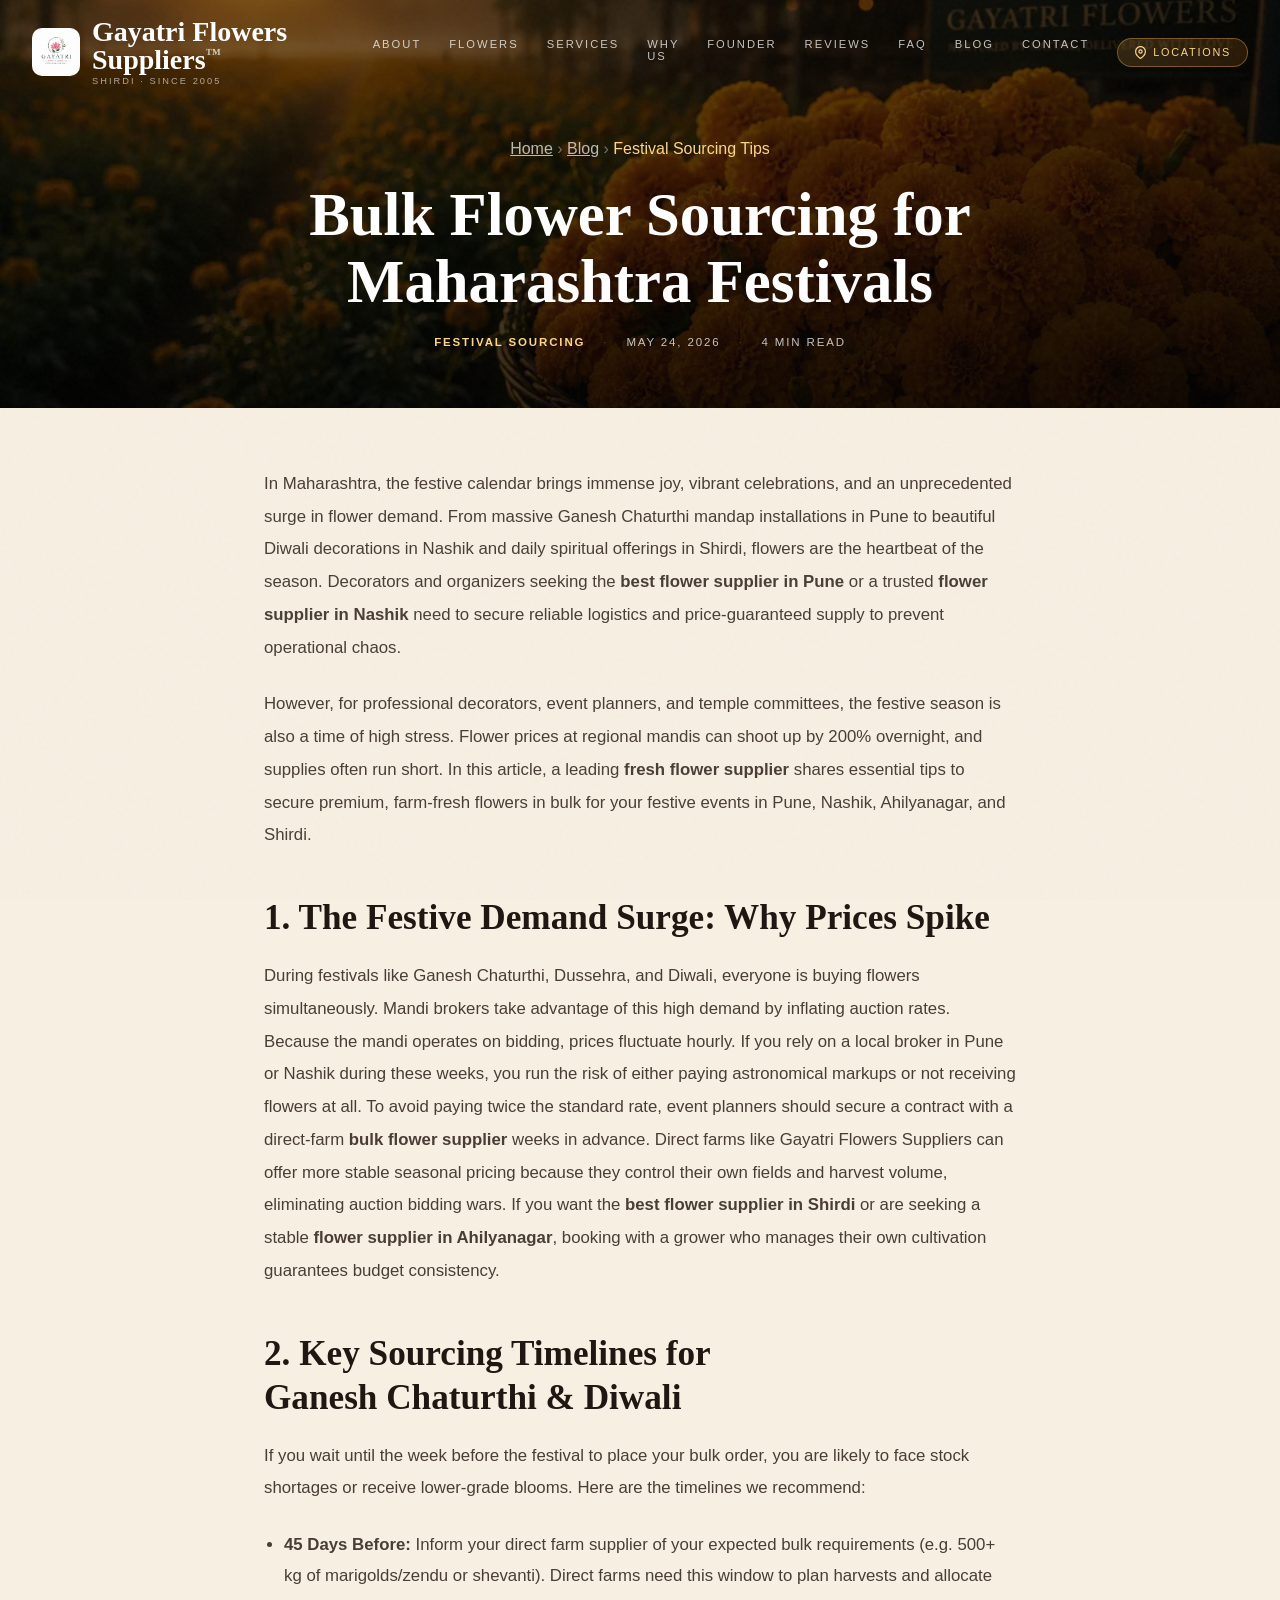
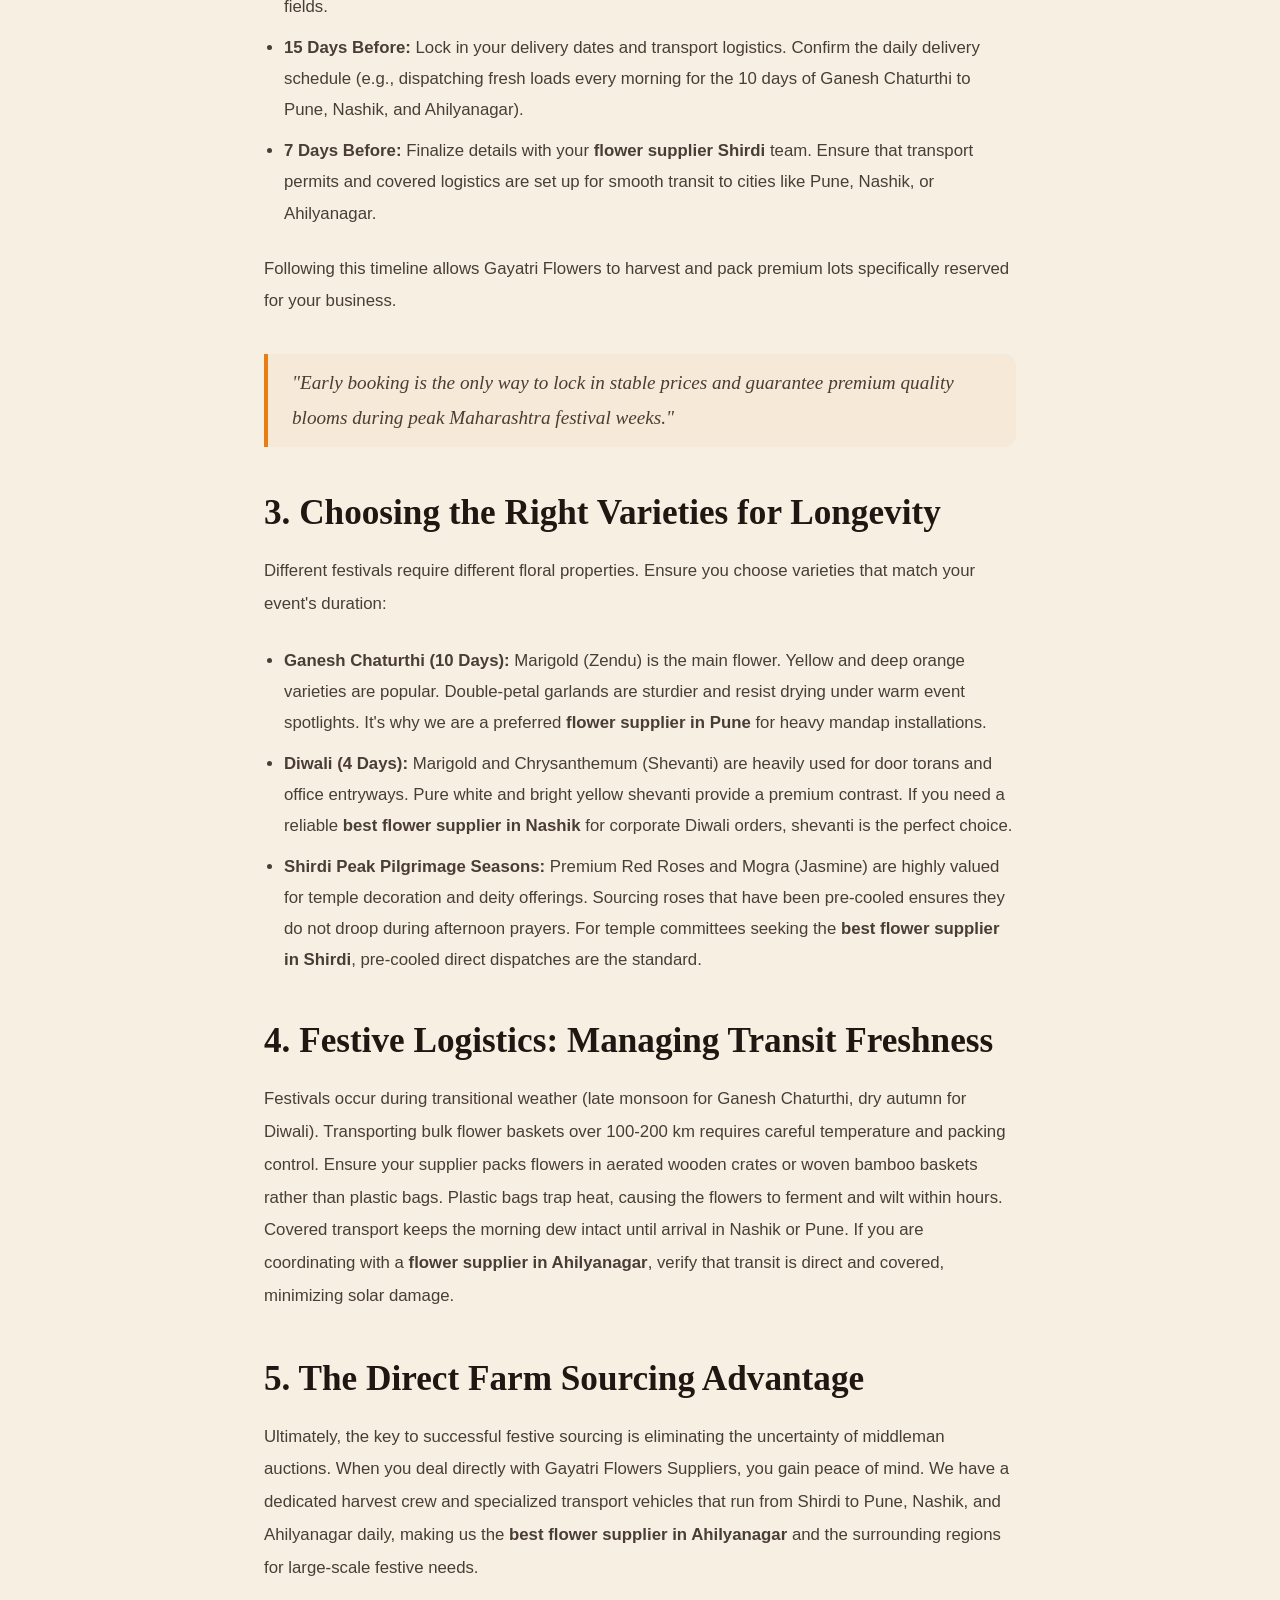
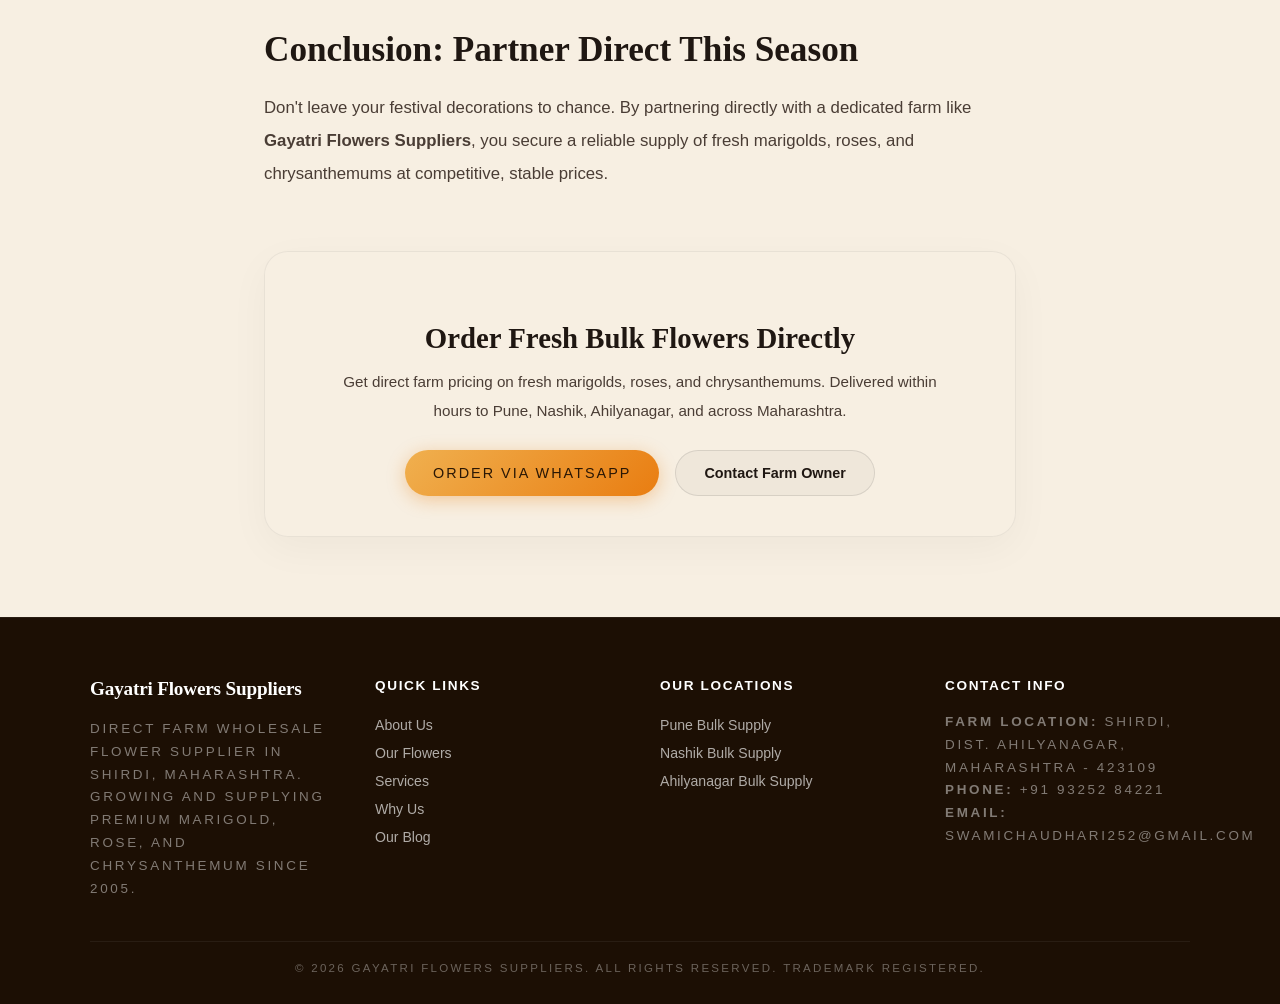
<file: blog/maharashtra-festival-sourcing.html>
<!DOCTYPE html>
<html lang="en">
<head>
  <!-- Google tag (gtag.js) -->
  <script async src="https://www.googletagmanager.com/gtag/js?id=G-BQKNYNH786"></script>
  <script>
    window.dataLayer = window.dataLayer || [];
    function gtag(){dataLayer.push(arguments);}
    gtag('js', new Date());

    gtag('config', 'G-BQKNYNH786');
  </script>

  <meta charset="UTF-8" />
  <meta name="viewport" content="width=device-width, initial-scale=1.0" />

  <!-- ═══════════════════════════════════════════════
       PRIMARY SEO
  ═══════════════════════════════════════════════ -->
  <title>Bulk Flower Sourcing Tips for Maharashtra Festival Seasons | Gayatri Flowers</title>
  <meta name="description" content="Learn how to plan and pre-book bulk flowers for Maharashtra's major festival seasons like Ganesh Chaturthi and Diwali. Essential tips from a leading fresh flower supplier in Shirdi." />
  <meta name="keywords" content="fresh flower supplier, bulk flower supplier, flower supplier Shirdi, Ganesh Chaturthi flowers, Diwali flower sourcing, Shirdi marigold wholesale" />
  <meta name="author" content="Gayatri Flowers Suppliers, Shirdi, Maharashtra" />
  <meta name="robots" content="index, follow" />
  <link rel="canonical" href="https://www.gayatriflowerssuppliers.in/blog/maharashtra-festival-sourcing" />

  <!-- ═══════════════════════════════════════════════
       OPEN GRAPH
  ═══════════════════════════════════════════════ -->
  <meta property="og:type" content="article" />
  <meta property="og:url" content="https://www.gayatriflowerssuppliers.in/blog/maharashtra-festival-sourcing" />
  <meta property="og:title" content="Bulk Flower Sourcing Tips for Maharashtra Festival Seasons | Gayatri Flowers" />
  <meta property="og:description" content="Learn how to plan and pre-book bulk flowers for Maharashtra's major festival seasons like Ganesh Chaturthi and Diwali. Essential tips from a leading fresh flower supplier in Shirdi." />
  <meta property="og:image" content="https://www.gayatriflowerssuppliers.in/assets/marigold.webp" />
  <meta property="og:locale" content="en_IN" />
  <meta property="og:site_name" content="Gayatri Flowers Suppliers" />

  <!-- ═══════════════════════════════════════════════
       TWITTER CARD
  ═══════════════════════════════════════════════ -->
  <meta name="twitter:card" content="summary_large_image" />
  <meta name="twitter:title" content="Bulk Flower Sourcing Tips for Maharashtra Festival Seasons | Gayatri Flowers" />
  <meta name="twitter:description" content="Learn how to plan and pre-book bulk flowers for Maharashtra's major festival seasons like Ganesh Chaturthi and Diwali. Tips from Shirdi's premier supplier." />
  <meta name="twitter:image" content="https://www.gayatriflowerssuppliers.in/assets/marigold.webp" />

  <!-- ═══════════════════════════════════════════════
       RESOURCE HINTS
  ═══════════════════════════════════════════════ -->
  <link rel="preconnect" href="https://fonts.googleapis.com" />
  <link rel="preconnect" href="https://fonts.gstatic.com" crossorigin />
  <link rel="stylesheet" href="../style.css" />

  <!-- ═══════════════════════════════════════════════
       FAVICON
  ═══════════════════════════════════════════════ -->
  <link rel="icon" href="../assets/favicon.ico" sizes="any" />
  <link rel="icon" href="../assets/icon.jpg" type="image/jpeg" />

  <!-- ═══════════════════════════════════════════════
       SCHEMA — BlogPosting Structured Data
  ═══════════════════════════════════════════════ -->
  <script type="application/ld+json">
  {
    "@context": "https://schema.org",
    "@type": "BlogPosting",
    "mainEntityOfPage": {
      "@type": "WebPage",
      "@id": "https://www.gayatriflowerssuppliers.in/blog/maharashtra-festival-sourcing"
    },
    "headline": "Bulk Flower Sourcing Tips for Maharashtra Festival Seasons",
    "description": "Learn how to plan and pre-book bulk flowers for Maharashtra's major festival seasons like Ganesh Chaturthi and Diwali. Essential tips from a leading fresh flower supplier in Shirdi.",
    "image": "https://www.gayatriflowerssuppliers.in/assets/marigold.webp",
    "author": {
      "@type": "Organization",
      "name": "Gayatri Flowers Suppliers",
      "url": "https://www.gayatriflowerssuppliers.in/"
    },
    "publisher": {
      "@type": "Organization",
      "name": "Gayatri Flowers Suppliers",
      "logo": {
        "@type": "ImageObject",
        "url": "https://www.gayatriflowerssuppliers.in/assets/icon.jpg"
      }
    },
    "datePublished": "2026-06-01T10:30:00+05:30",
    "dateModified": "2026-06-01T10:30:00+05:30"
  }
  </script>
</head>
<body>
  <div class="grain" aria-hidden="true"></div>

  <!-- NAVBAR -->
  <header class="navbar" role="banner">
    <div class="logo">
      <a href="../index.html" class="brand" aria-label="Go to Gayatri Flowers Suppliers homepage">
        <div class="brand-image" aria-hidden="true">
          <img src="../assets/icon.jpg" alt="Gayatri Flowers Suppliers logo" />
        </div>
        <div class="brand-text">
          <span>Gayatri Flowers Suppliers<sup style="font-size:.55em;vertical-align:super;opacity:.7">™</sup></span>
          <small>Shirdi &middot; Since 2005</small>
        </div>
      </a>
    </div>
    <nav role="navigation" aria-label="Main navigation">
      <a href="../index.html#about">About</a>
      <a href="../index.html#flowers">Flowers</a>
      <a href="../index.html#services">Services</a>
      <a href="../index.html#why-us">Why Us</a>
      <a href="../index.html#founder">Founder</a>
      <a href="../index.html#reviews">Reviews</a>
      <a href="../index.html#faq">FAQ</a>
      <a href="../blogs">Blog</a>
      <a href="../index.html#contact">Contact</a>
      <button class="locations-btn" id="locationsBtn" aria-haspopup="true" aria-expanded="false" aria-controls="locationPanel">
        <svg width="13" height="13" viewBox="0 0 24 24" fill="none" stroke="currentColor" stroke-width="2.2" aria-hidden="true"><path d="M21 10c0 7-9 13-9 13s-9-6-9-13a9 9 0 0118 0z"/><circle cx="12" cy="10" r="3"/></svg>
        Locations
      </button>
    </nav>
    <div class="menu-toggle" id="menuToggle" aria-label="Toggle menu" aria-expanded="false">
      <span></span><span></span>
    </div>
  </header>

  <!-- LOCATION PANEL -->
  <div class="location-panel-overlay" id="locOverlay" aria-hidden="true"></div>
  <aside class="location-panel" id="locationPanel" role="dialog" aria-modal="true" aria-label="Our delivery locations">
    <div class="lp-header">
      <div>
        <p class="lp-eyebrow">We Deliver To</p>
        <h2 class="lp-title">Our Locations</h2>
      </div>
      <button class="lp-close" id="lpClose" aria-label="Close locations panel">
        <svg width="18" height="18" viewBox="0 0 24 24" fill="none" stroke="currentColor" stroke-width="2" aria-hidden="true"><line x1="18" y1="6" x2="6" y2="18"/><line x1="6" y1="6" x2="18" y2="18"/></svg>
      </button>
    </div>

    <p class="lp-intro">Bulk flowers dispatched from our Shirdi farm directly to your city — no mandi, no middlemen.</p>

    <div class="lp-cities">
      <a href="../nashik" class="lp-city-card">
        <div class="lp-city-icon" aria-hidden="true">🌼</div>
        <div class="lp-city-info">
          <span class="lp-city-name">Nashik</span>
          <span class="lp-city-meta">~90 km · 3–4 hrs delivery</span>
          <span class="lp-city-tags">Zendu · Rose · Shevanti · Mogra</span>
        </div>
        <svg class="lp-arrow" width="16" height="16" viewBox="0 0 24 24" fill="none" stroke="currentColor" stroke-width="2" aria-hidden="true"><line x1="5" y1="12" x2="19" y2="12"/><polyline points="12 5 19 12 12 19"/></svg>
      </a>

      <a href="../pune" class="lp-city-card">
        <div class="lp-city-icon" aria-hidden="true">🌹</div>
        <div class="lp-city-info">
          <span class="lp-city-name">Pune</span>
          <span class="lp-city-meta">~200 km · 4–6 hrs delivery</span>
          <span class="lp-city-tags">Zendu · Rose · Shevanti · Mogra</span>
        </div>
        <svg class="lp-arrow" width="16" height="16" viewBox="0 0 24 24" fill="none" stroke="currentColor" stroke-width="2" aria-hidden="true"><line x1="5" y1="12" x2="19" y2="12"/><polyline points="12 5 19 12 12 19"/></svg>
      </a>

      <a href="../ahilyanagar" class="lp-city-card">
        <div class="lp-city-icon" aria-hidden="true">🌸</div>
        <div class="lp-city-info">
          <span class="lp-city-name">Ahilyanagar</span>
          <span class="lp-city-meta">~60 km · 1–2 hrs delivery</span>
          <span class="lp-city-tags">Zendu · Rose · Shevanti · Mogra</span>
        </div>
        <svg class="lp-arrow" width="16" height="16" viewBox="0 0 24 24" fill="none" stroke="currentColor" stroke-width="2" aria-hidden="true"><line x1="5" y1="12" x2="19" y2="12"/><polyline points="12 5 19 12 12 19"/></svg>
      </a>
    </div>

    <div class="lp-footer">
      <p class="lp-footer-text">Don't see your city?</p>
      <a href="https://wa.me/919325284221?text=Hello%2C%20I%20need%20bulk%20flowers%20delivered%20to%20my%20city.%20Please%20confirm%20if%20you%20deliver%20here." class="lp-wa-btn" target="_blank" rel="noopener">
        <svg width="15" height="15" viewBox="0 0 24 24" fill="currentColor" aria-hidden="true"><path d="M17.472 14.382c-.297-.149-1.758-.867-2.03-.967-.273-.099-.471-.148-.67.15-.197.297-.767.966-.94 1.164-.173.199-.347.223-.644.075-.297-.15-1.255-.463-2.39-1.475-.883-.788-1.48-1.761-1.653-2.059-.173-.297-.018-.458.13-.606.134-.133.298-.347.446-.52.149-.174.198-.298.298-.497.099-.198.05-.371-.025-.52-.075-.149-.669-1.612-.916-2.207-.242-.579-.487-.5-.669-.51-.173-.008-.371-.01-.57-.01-.198 0-.52.074-.792.372-.272.297-1.04 1.016-1.04 2.479 0 1.462 1.065 2.875 1.213 3.074.149.198 2.096 3.2 5.077 4.487.709.306 1.262.489 1.694.625.712.227 1.36.195 1.871.118.571-.085 1.758-.719 2.006-1.413.248-.694.248-1.289.173-1.413-.074-.124-.272-.198-.57-.347m-5.421 7.403h-.004a9.87 9.87 0 01-5.031-1.378l-.361-.214-3.741.982.998-3.648-.235-.374a9.86 9.86 0 01-1.51-5.26c.001-5.45 4.436-9.884 9.888-9.884 2.64 0 5.122 1.03 6.988 2.898a9.825 9.825 0 012.893 6.994c-.003 5.45-4.437 9.884-9.885 9.884m8.413-18.297A11.815 11.815 0 0012.05 0C5.495 0 .16 5.335.157 11.892c0 2.096.547 4.142 1.588 5.945L.057 24l6.305-1.654a11.882 11.882 0 005.683 1.448h.005c6.554 0 11.89-5.335 11.893-11.893a11.821 11.821 0 00-3.48-8.413Z"/></svg>
      </a>
    </div>
  </aside>

  <!-- MOBILE NAVIGATION -->
  <div class="mobile-nav" id="mobileNav" role="navigation" aria-label="Mobile navigation">
    <a href="../index.html" class="mobile-link">Home</a>
    <a href="../index.html#about" class="mobile-link">About</a>
    <a href="../index.html#flowers" class="mobile-link">Flowers</a>
    <a href="../index.html#services" class="mobile-link">Services</a>
    <a href="../index.html#why-us" class="mobile-link">Why Us</a>
    <a href="../index.html#founder" class="mobile-link">Founder</a>
    <a href="../index.html#reviews" class="mobile-link">Reviews</a>
    <a href="../index.html#faq" class="mobile-link">FAQ</a>
    <a href="../index.html#contact" class="mobile-link">Contact</a>
    <button class="mobile-link" id="mobileLocBtn" style="background:none;border:none;text-align:left;cursor:pointer;width:100%;display:flex;align-items:center;gap:8px;padding:0;font-size:inherit;font-family:inherit;">
      <svg width="13" height="13" viewBox="0 0 24 24" fill="none" stroke="currentColor" stroke-width="2.2" aria-hidden="true"><path d="M21 10c0 7-9 13-9 13s-9-6-9-13a9 9 0 0118 0z"/><circle cx="12" cy="10" r="3"/></svg>
      Locations
    </button>
    <a href="../blogs" class="mobile-link">Blog</a>
  </div>

  <!-- ARTICLE HEADER -->
  <header class="article-header" style="background: linear-gradient(170deg, rgba(0,0,0,0.5) 0%, rgba(0,0,0,0.9) 100%), url('../assets/marigold.webp') center/cover no-repeat;">
    <div class="breadcrumb-bar" aria-label="Breadcrumb" style="padding-top: 0; margin-bottom: 24px; background: transparent; box-shadow: none;">
      <a href="../index.html" style="color: rgba(255,255,255,0.7);">Home</a>
      <span style="color: rgba(255,255,255,0.4);">›</span>
      <a href="../blogs" style="color: rgba(255,255,255,0.7);">Blog</a>
      <span style="color: rgba(255,255,255,0.4);">›</span>
      <span style="color: var(--gold-light);">Festival Sourcing Tips</span>
    </div>
    <h1 class="article-title">Bulk Flower Sourcing for Maharashtra Festivals</h1>
    <div class="article-meta">
      <span class="cat">Festival Sourcing</span>
      <span class="sep">&middot;</span>
      <span class="date">May 24, 2026</span>
      <span class="sep">&middot;</span>
      <span class="read-time">4 Min Read</span>
    </div>
  </header>

  <!-- ARTICLE BODY -->
  <article class="article-body">
    <p>In Maharashtra, the festive calendar brings immense joy, vibrant celebrations, and an unprecedented surge in flower demand. From massive Ganesh Chaturthi mandap installations in Pune to beautiful Diwali decorations in Nashik and daily spiritual offerings in Shirdi, flowers are the heartbeat of the season. Decorators and organizers seeking the <strong>best flower supplier in Pune</strong> or a trusted <strong>flower supplier in Nashik</strong> need to secure reliable logistics and price-guaranteed supply to prevent operational chaos.</p>

    <p>However, for professional decorators, event planners, and temple committees, the festive season is also a time of high stress. Flower prices at regional mandis can shoot up by 200% overnight, and supplies often run short. In this article, a leading <strong>fresh flower supplier</strong> shares essential tips to secure premium, farm-fresh flowers in bulk for your festive events in Pune, Nashik, Ahilyanagar, and Shirdi.</p>

    <h2>1. The Festive Demand Surge: Why Prices Spike</h2>
    <p>During festivals like Ganesh Chaturthi, Dussehra, and Diwali, everyone is buying flowers simultaneously. Mandi brokers take advantage of this high demand by inflating auction rates. Because the mandi operates on bidding, prices fluctuate hourly. If you rely on a local broker in Pune or Nashik during these weeks, you run the risk of either paying astronomical markups or not receiving flowers at all. 

    To avoid paying twice the standard rate, event planners should secure a contract with a direct-farm <strong>bulk flower supplier</strong> weeks in advance. Direct farms like Gayatri Flowers Suppliers can offer more stable seasonal pricing because they control their own fields and harvest volume, eliminating auction bidding wars. If you want the <strong>best flower supplier in Shirdi</strong> or are seeking a stable <strong>flower supplier in Ahilyanagar</strong>, booking with a grower who manages their own cultivation guarantees budget consistency.</p>

    <h2>2. Key Sourcing Timelines for Ganesh Chaturthi & Diwali</h2>
    <p>If you wait until the week before the festival to place your bulk order, you are likely to face stock shortages or receive lower-grade blooms. Here are the timelines we recommend:</p>
      <ul>
        <li><strong>45 Days Before:</strong> Inform your direct farm supplier of your expected bulk requirements (e.g. 500+ kg of marigolds/zendu or shevanti). Direct farms need this window to plan harvests and allocate fields.</li>
        <li><strong>15 Days Before:</strong> Lock in your delivery dates and transport logistics. Confirm the daily delivery schedule (e.g., dispatching fresh loads every morning for the 10 days of Ganesh Chaturthi to Pune, Nashik, and Ahilyanagar).</li>
        <li><strong>7 Days Before:</strong> Finalize details with your <strong>flower supplier Shirdi</strong> team. Ensure that transport permits and covered logistics are set up for smooth transit to cities like Pune, Nashik, or Ahilyanagar.</li>
      </ul>
    <p>Following this timeline allows Gayatri Flowers to harvest and pack premium lots specifically reserved for your business.</p>

    <blockquote>
      "Early booking is the only way to lock in stable prices and guarantee premium quality blooms during peak Maharashtra festival weeks."
    </blockquote>

    <h2>3. Choosing the Right Varieties for Longevity</h2>
    <p>Different festivals require different floral properties. Ensure you choose varieties that match your event's duration:</p>
      <ul>
        <li><strong>Ganesh Chaturthi (10 Days):</strong> Marigold (Zendu) is the main flower. Yellow and deep orange varieties are popular. Double-petal garlands are sturdier and resist drying under warm event spotlights. It's why we are a preferred <strong>flower supplier in Pune</strong> for heavy mandap installations.</li>
        <li><strong>Diwali (4 Days):</strong> Marigold and Chrysanthemum (Shevanti) are heavily used for door torans and office entryways. Pure white and bright yellow shevanti provide a premium contrast. If you need a reliable <strong>best flower supplier in Nashik</strong> for corporate Diwali orders, shevanti is the perfect choice.</li>
        <li><strong>Shirdi Peak Pilgrimage Seasons:</strong> Premium Red Roses and Mogra (Jasmine) are highly valued for temple decoration and deity offerings. Sourcing roses that have been pre-cooled ensures they do not droop during afternoon prayers. For temple committees seeking the <strong>best flower supplier in Shirdi</strong>, pre-cooled direct dispatches are the standard.</li>
      </ul>

    <h2>4. Festive Logistics: Managing Transit Freshness</h2>
    <p>Festivals occur during transitional weather (late monsoon for Ganesh Chaturthi, dry autumn for Diwali). Transporting bulk flower baskets over 100-200 km requires careful temperature and packing control. 
      Ensure your supplier packs flowers in aerated wooden crates or woven bamboo baskets rather than plastic bags. Plastic bags trap heat, causing the flowers to ferment and wilt within hours. Covered transport keeps the morning dew intact until arrival in Nashik or Pune. If you are coordinating with a <strong>flower supplier in Ahilyanagar</strong>, verify that transit is direct and covered, minimizing solar damage.
    </p>

    <h2>5. The Direct Farm Sourcing Advantage</h2>
    <p>Ultimately, the key to successful festive sourcing is eliminating the uncertainty of middleman auctions. When you deal directly with Gayatri Flowers Suppliers, you gain peace of mind. We have a dedicated harvest crew and specialized transport vehicles that run from Shirdi to Pune, Nashik, and Ahilyanagar daily, making us the <strong>best flower supplier in Ahilyanagar</strong> and the surrounding regions for large-scale festive needs.</p>

    <h2>Conclusion: Partner Direct This Season</h2>
    <p>Don't leave your festival decorations to chance. By partnering directly with a dedicated farm like <strong>Gayatri Flowers Suppliers</strong>, you secure a reliable supply of fresh marigolds, roses, and chrysanthemums at competitive, stable prices.</p>

    <!-- CALL TO ACTION BANNER -->
    <div style="background:rgba(255,255,255,0.03);border:1px solid rgba(0,0,0,0.06);padding:40px;border-radius:24px;margin-top:60px;text-align:center;box-shadow:0 12px 40px rgba(0,0,0,0.04);">
      <h3 style="font-family:var(--font-serif);font-size:1.8rem;margin-bottom:12px;color:var(--text)">Order Fresh Bulk Flowers Directly</h3>
      <p style="font-size:0.95rem;color:var(--text-soft);margin-bottom:24px;max-width:600px;margin-left:auto;margin-right:auto;">Get direct farm pricing on fresh marigolds, roses, and chrysanthemums. Delivered within hours to Pune, Nashik, Ahilyanagar, and across Maharashtra.</p>
      <div style="display:flex;flex-wrap:wrap;gap:16px;justify-content:center;">
        <a href="https://wa.me/919325284221?text=Hello%2C%20I%20read%20your%20blog%20post%20about%20festival%20flower%20sourcing%20and%20want%20to%20enquire%20about%20bulk%20sourcing." class="lp-wa-btn" style="padding:14px 28px;font-size:0.9rem;" target="_blank" rel="noopener">
          Order via WhatsApp
        </a>
        <a href="../index.html#contact" style="display:inline-flex;align-items:center;justify-content:center;padding:14px 28px;border-radius:30px;background:rgba(0,0,0,0.03);color:var(--text);border:1px solid rgba(0,0,0,0.1);font-size:0.9rem;font-weight:600;text-decoration:none;transition:all 0.3s;cursor:pointer;" onmouseover="this.style.background='rgba(0,0,0,0.06)'" onmouseout="this.style.background='rgba(0,0,0,0.03)'">
          Contact Farm Owner
        </a>
      </div>
    </div>
  </article>

  <!-- FOOTER -->
  <footer style="background: #1c0f04; color: rgba(255,255,255,0.65); padding: 60px 24px 30px; font-size: 0.88rem; border-top: 1px solid rgba(255,255,255,0.06);">
    <div style="max-width:1100px; margin:0 auto; display:grid; grid-template-columns: repeat(auto-fit, minmax(200px, 1fr)); gap:40px; margin-bottom:40px;">
      <div>
        <h3 style="color:white; font-family:var(--font-serif); font-size:1.2rem; margin-bottom:18px;">Gayatri Flowers Suppliers</h3>
        <p style="line-height:1.7; font-size:0.84rem; color:rgba(255,255,255,0.45);">Direct farm wholesale flower supplier in Shirdi, Maharashtra. Growing and supplying premium marigold, rose, and chrysanthemum since 2005.</p>
      </div>
      <div>
        <h3 style="color:white; font-family:var(--font-sans); font-size:0.85rem; text-transform:uppercase; letter-spacing:0.12em; margin-bottom:18px;">Quick Links</h3>
        <ul style="list-style:none; padding:0; line-height:2;">
          <li><a href="../index.html#about" style="color:inherit; text-decoration:none;">About Us</a></li>
          <li><a href="../index.html#flowers" style="color:inherit; text-decoration:none;">Our Flowers</a></li>
          <li><a href="../index.html#services" style="color:inherit; text-decoration:none;">Services</a></li>
          <li><a href="../index.html#why-us" style="color:inherit; text-decoration:none;">Why Us</a></li>
          <li><a href="../blogs" style="color:inherit; text-decoration:none;">Our Blog</a></li>
        </ul>
      </div>
      <div>
        <h3 style="color:white; font-family:var(--font-sans); font-size:0.85rem; text-transform:uppercase; letter-spacing:0.12em; margin-bottom:18px;">Our Locations</h3>
        <ul style="list-style:none; padding:0; line-height:2;">
          <li><a href="../pune" style="color:inherit; text-decoration:none;">Pune Bulk Supply</a></li>
          <li><a href="../nashik" style="color:inherit; text-decoration:none;">Nashik Bulk Supply</a></li>
          <li><a href="../ahilyanagar" style="color:inherit; text-decoration:none;">Ahilyanagar Bulk Supply</a></li>
        </ul>
      </div>
      <div>
        <h3 style="color:white; font-family:var(--font-sans); font-size:0.85rem; text-transform:uppercase; letter-spacing:0.12em; margin-bottom:18px;">Contact Info</h3>
        <p style="line-height:1.7; font-size:0.84rem; color:rgba(255,255,255,0.45); margin-bottom:10px;">
          <strong>Farm Location:</strong> Shirdi, Dist. Ahilyanagar, Maharashtra - 423109<br/>
          <strong>Phone:</strong> +91 93252 84221<br/>
          <strong>Email:</strong> swamichaudhari252@gmail.com
        </p>
      </div>
    </div>
    <div style="max-width:1100px; margin:0 auto; padding-top:20px; border-top:1px solid rgba(255,255,255,0.06); text-align:center; font-size:0.78rem; color:rgba(255,255,255,0.35);">
      <p>&copy; 2026 Gayatri Flowers Suppliers. All Rights Reserved. Trademark Registered.</p>
    </div>
  </footer>

  <script src="../script.js" defer></script>
  <script>
    (function() {
      var btn      = document.getElementById('locationsBtn');
      var mobileBtn= document.getElementById('mobileLocBtn');
      var panel    = document.getElementById('locationPanel');
      var overlay  = document.getElementById('locOverlay');
      var closeBtn = document.getElementById('lpClose');

      function openPanel() {
        panel.classList.add('open');
        overlay.classList.add('active');
        panel.removeAttribute('aria-hidden');
        if (btn) btn.setAttribute('aria-expanded', 'true');
        document.body.classList.add('lock-scroll');
        setTimeout(function(){ closeBtn.focus(); }, 420);
      }

      function closePanel() {
        panel.classList.remove('open');
        overlay.classList.remove('active');
        panel.setAttribute('aria-hidden', 'true');
        if (btn) btn.setAttribute('aria-expanded', 'false');
        document.body.classList.remove('lock-scroll');
        if (btn) btn.focus();
      }

      if (btn)       btn.addEventListener('click', openPanel);
      if (mobileBtn) mobileBtn.addEventListener('click', function() {
        var mobileNav = document.getElementById('mobileNav');
        var menuToggle = document.getElementById('menuToggle');
        if (mobileNav)  mobileNav.classList.remove('open');
        if (menuToggle) menuToggle.classList.remove('open');
        openPanel();
      });
      if (closeBtn)  closeBtn.addEventListener('click', closePanel);
      if (overlay)   overlay.addEventListener('click', closePanel);

      document.addEventListener('keydown', function(e) {
        if (e.key === 'Escape' && panel.classList.contains('open')) closePanel();
      });

      panel.addEventListener('keydown', function(e) {
        if (e.key !== 'Tab') return;
        var focusable = panel.querySelectorAll('a, button, [tabindex]:not([tabindex="-1"])');
        var first = focusable[0];
        var last  = focusable[focusable.length - 1];
        if (e.shiftKey) {
          if (document.activeElement === first) { e.preventDefault(); last.focus(); }
        } else {
          if (document.activeElement === last)  { e.preventDefault(); first.focus(); }
        }
      });
    })();
  </script>
</body>
</html>
</file>
<file: style.css>
/* ============================================
   GAYATRI FLOWERS — style.css
   Premium Cinematic Floral Website
   ============================================ */

/* ===== RESET & ROOT ===== */
*, *::before, *::after {
  margin: 0;
  padding: 0;
  box-sizing: border-box;
}

:root {
  --bg:         #f7efe2;
  --bg-dark:    #1a0f07;
  --white:      #ffffff;
  --text:       #1f1712;
  --text-soft:  #4a3d35;
  --muted:      #7a6e66;
  --gold:       #f0b04f;
  --gold-light: #fcd68a;
  --orange:     #e97d11;
  --orange-deep:#c4620a;
  --card:       rgba(255, 255, 255, 0.55);

  --ease-out:   cubic-bezier(0.16, 1, 0.3, 1);
  --ease-in-out:cubic-bezier(0.65, 0, 0.35, 1);
  --font-serif: 'Cormorant Garamond', Georgia, serif;
  --font-sans:  'DM Sans', sans-serif;
}

html {
  scroll-behavior: smooth;
  -webkit-font-smoothing: antialiased;
  overflow-x: hidden;
}

body {
  font-family: var(--font-sans);
  background: var(--bg);
  color: var(--text);
  overflow-x: hidden;
}

body.lock-scroll {
  overflow: hidden;
  height: 100vh;
}

h1, h2, h3 {
  text-wrap: balance;
  font-kerning: normal;
  font-optical-sizing: auto;
  font-feature-settings: "kern" 1, "liga" 1, "calt" 1;
}

img {
  width: 100%;
  display: block;
}

/* ===== SCROLLBAR ===== */
::-webkit-scrollbar { width: 3px; }
::-webkit-scrollbar-track { background: var(--bg); }
::-webkit-scrollbar-thumb { background: var(--orange); border-radius: 99px; }

/* ===== CUSTOM CURSOR ===== */
.cursor {
  width: 8px;
  height: 8px;
  background: var(--orange);
  border-radius: 50%;
  position: fixed;
  top: 0; left: 0;
  pointer-events: none;
  z-index: 9999;
  transform: translate(-50%, -50%);
  transition: transform 0.1s;
}

.cursor-follower {
  width: 36px;
  height: 36px;
  border: 1.5px solid rgba(233, 125, 17, 0.5);
  border-radius: 50%;
  position: fixed;
  top: 0; left: 0;
  pointer-events: none;
  z-index: 9998;
  transform: translate(-50%, -50%);
  transition: transform 0.18s var(--ease-out), width 0.3s, height 0.3s, opacity 0.3s;
}

body:hover .cursor,
body:hover .cursor-follower { opacity: 1; }

/* ===== GRAIN TEXTURE ===== */
.grain {
  position: fixed;
  inset: 0;
  background-image: url("data:image/svg+xml,%3Csvg viewBox='0 0 256 256' xmlns='http://www.w3.org/2000/svg'%3E%3Cfilter id='noise'%3E%3CfeTurbulence type='fractalNoise' baseFrequency='0.9' numOctaves='4' stitchTiles='stitch'/%3E%3C/filter%3E%3Crect width='100%25' height='100%25' filter='url(%23noise)' opacity='1'/%3E%3C/svg%3E");
  opacity: 0.028;
  pointer-events: none;
  z-index: 200;
}

.skip-link {
  position: absolute;
  top: -999px;
  left: -999px;
}

.skip-link:focus {
  top: 8px;
  left: 8px;
  z-index: 9999;
  padding: 8px 16px;
  background: var(--gold);
  color: #2a1705;
  border-radius: 8px;
}

/* ===== NAVBAR ===== */
.navbar {
  position: fixed;
  top: 0; left: 0;
  width: 100%;
  padding: 18px 32px;
  display: flex;
  justify-content: space-between;
  align-items: center;
  z-index: 100;
  transition: background 0.4s, padding 0.4s;
}

.navbar.scrolled {
  background: rgba(26, 15, 7, 0.88);
  backdrop-filter: blur(18px);
  -webkit-backdrop-filter: blur(18px);
  padding: 14px 32px;
}

.logo span {
  display: block;
  font-family: var(--font-serif);
  font-size: 1.75rem;
  font-weight: 600;
  color: white;
  line-height: 1;
}

.logo small {
  color: rgba(255,255,255,0.55);
  letter-spacing: 0.22em;
  text-transform: uppercase;
  font-size: 0.58rem;
  font-weight: 300;
  margin-top: 2px;
  display: block;
}

nav {
  display: none;
  gap: 28px;
}

nav a {
  color: rgba(255,255,255,0.75);
  text-decoration: none;
  font-size: 0.7rem;
  text-transform: uppercase;
  letter-spacing: 0.18em;
  font-weight: 400;
  transition: color 0.3s;
}

nav a:hover { color: var(--gold); }

.menu-toggle {
  display: flex;
  flex-direction: column;
  justify-content: center;
  align-items: center;
  gap: 5px;
  cursor: pointer;
  width: 40px;
  height: 40px;
  border-radius: 50%;
  border: 1px solid rgba(240, 176, 79, 0.3);
  background: rgba(255, 255, 255, 0.05);
  backdrop-filter: blur(8px);
  -webkit-backdrop-filter: blur(8px);
  transition: background 0.3s, border-color 0.3s, transform 0.2s;
  z-index: 101;
}

.menu-toggle:hover {
  border-color: var(--gold);
  background: rgba(240, 176, 79, 0.1);
  transform: scale(1.05);
}

.menu-toggle span {
  width: 18px;
  height: 2px;
  background: var(--gold-light);
  display: block;
  transition: transform 0.3s, background-color 0.3s;
  transform-origin: center;
}

.menu-toggle.open {
  border-color: var(--orange);
  background: rgba(233, 125, 17, 0.15);
}

.menu-toggle.open span {
  background: var(--orange);
}

.menu-toggle.open span:first-child { transform: translateY(3.5px) rotate(45deg); }
.menu-toggle.open span:last-child  { transform: translateY(-3.5px) rotate(-45deg); }

/* ===== BRAND IMAGE (square, rounded, contain full logo) ===== */
.brand {
  display: flex;
  align-items: center;
  gap: 12px;
  text-decoration: none;
}

.brand-image {
  width: 48px;
  height: 48px;
  flex: 0 0 48px;
  border-radius: 10px;
  overflow: hidden;
  display: inline-flex;
  align-items: center;
  justify-content: center;
  background: rgba(255,255,255,0.06);
  box-shadow: inset 0 1px 0 rgba(255,255,255,0.06), 0 8px 20px rgba(0,0,0,0.12);
}

.brand-image img {
  width: 100%;
  height: 100%;
  object-fit: contain;
  display: block;
}

.brand-text span { color: white; }
.brand-text small { color: rgba(255,255,255,0.6); }

/* Mobile Nav */
.mobile-nav {
  position: fixed;
  top: 0;
  right: 0;
  width: 40%;
  height: 100vh;
  background: rgba(26, 15, 7, 0.98);
  backdrop-filter: blur(20px);
  -webkit-backdrop-filter: blur(20px);
  z-index: 90;
  display: flex;
  flex-direction: column;
  justify-content: flex-start;
  align-items: stretch;
  padding: 80px 16px 40px;
  gap: 8px;
  transform: translateX(100%);
  transition: transform 0.4s var(--ease-out), opacity 0.4s var(--ease-out), visibility 0.4s;
  opacity: 0;
  pointer-events: none;
  border-left: 1px solid rgba(255, 255, 255, 0.08);
  box-shadow: -10px 0 40px rgba(0, 0, 0, 0.5);
  overflow-y: auto;
  visibility: hidden;
}

.mobile-nav.open {
  opacity: 1;
  transform: translateX(0);
  pointer-events: all;
  visibility: visible;
}

.mobile-link {
  font-family: var(--font-sans);
  font-size: 0.95rem;
  color: rgba(255, 255, 255, 0.85);
  text-decoration: none;
  font-weight: 500;
  letter-spacing: 0.12em;
  text-transform: uppercase;
  transition: color 0.3s, padding-left 0.3s;
  padding: 12px 0;
  border-bottom: 1px solid rgba(255, 255, 255, 0.06);
  width: 100%;
  display: block;
}

.mobile-link:hover {
  color: var(--gold);
  padding-left: 6px;
}

#mobileLocBtn.mobile-link {
  display: flex !important;
  align-items: center;
  gap: 8px;
  background: none;
  border: none;
  border-bottom: 1px solid rgba(255, 255, 255, 0.06);
  cursor: pointer;
  text-align: left;
  padding: 12px 0 !important;
}

/* ===== LOCATION PANEL ===== */
.locations-btn {
  display: inline-flex;
  align-items: center;
  gap: 6px;
  background: linear-gradient(135deg, rgba(240,176,79,.18), rgba(233,125,17,.15));
  border: 1px solid rgba(240,176,79,.4);
  color: var(--gold-light);
  font-size: .68rem;
  font-family: var(--font-sans);
  text-transform: uppercase;
  letter-spacing: .16em;
  font-weight: 500;
  padding: 7px 16px;
  border-radius: 999px;
  cursor: pointer;
  transition: background .25s, border-color .25s, transform .2s;
  white-space: nowrap;
}

.locations-btn:hover,
.locations-btn[aria-expanded="true"] {
  background: linear-gradient(135deg, rgba(240,176,79,.32), rgba(233,125,17,.28));
  border-color: rgba(240,176,79,.7);
  transform: translateY(-1px);
}

.location-panel-overlay {
  position: fixed;
  inset: 0;
  background: rgba(0,0,0,.52);
  backdrop-filter: blur(4px);
  -webkit-backdrop-filter: blur(4px);
  z-index: 998;
  opacity: 0;
  pointer-events: none;
  transition: opacity .38s ease;
}

.location-panel-overlay.active {
  opacity: 1;
  pointer-events: all;
}

.location-panel {
  position: fixed;
  top: 0;
  right: 0;
  width: min(420px, 92vw);
  height: 100dvh;
  background: #1a0f07;
  z-index: 999;
  transform: translateX(100%);
  transition: transform .42s cubic-bezier(.16,1,.3,1), visibility .42s;
  display: flex;
  flex-direction: column;
  overflow: hidden;
  box-shadow: -12px 0 60px rgba(0,0,0,.5);
  visibility: hidden;
}

.location-panel.open {
  transform: translateX(0);
  visibility: visible;
}

.lp-header {
  display: flex;
  justify-content: space-between;
  align-items: flex-start;
  padding: 28px 28px 0;
  flex-shrink: 0;
}

.lp-eyebrow {
  font-size: .6rem;
  text-transform: uppercase;
  letter-spacing: .24em;
  color: rgba(240,176,79,.6);
  margin: 0 0 6px;
}

.lp-title {
  font-family: var(--font-serif);
  font-size: 1.9rem;
  font-weight: 600;
  color: white;
  margin: 0;
  line-height: 1.1;
}

.lp-close {
  background: rgba(255,255,255,.08);
  border: 1px solid rgba(255,255,255,.12);
  color: rgba(255,255,255,.7);
  width: 38px;
  height: 38px;
  border-radius: 50%;
  display: flex;
  align-items: center;
  justify-content: center;
  cursor: pointer;
  flex-shrink: 0;
  transition: background .2s, color .2s;
  margin-top: 4px;
}

.lp-close:hover { background: rgba(255,255,255,.16); color: white; }

.lp-intro {
  font-size: .82rem;
  color: rgba(255,255,255,.45);
  line-height: 1.7;
  padding: 14px 28px 20px;
  border-bottom: 1px solid rgba(255,255,255,.08);
  flex-shrink: 0;
  margin: 0;
}

.lp-cities {
  flex: 1;
  overflow-y: auto;
  padding: 16px 20px;
  display: flex;
  flex-direction: column;
  gap: 10px;
  scrollbar-width: thin;
  scrollbar-color: rgba(240,176,79,.3) transparent;
}

.lp-cities::-webkit-scrollbar { width: 4px; }
.lp-cities::-webkit-scrollbar-thumb { background: rgba(240,176,79,.3); border-radius: 4px; }

.lp-city-card {
  display: flex;
  align-items: center;
  gap: 16px;
  padding: 18px 20px;
  background: rgba(255,255,255,.05);
  border: 1px solid rgba(255,255,255,.09);
  border-radius: 16px;
  text-decoration: none;
  transition: background .25s, border-color .25s, transform .25s;
  cursor: pointer;
}

.lp-city-card:hover {
  background: rgba(240,176,79,.1);
  border-color: rgba(240,176,79,.35);
  transform: translateX(-4px);
}

.lp-city-card.is-current {
  background: linear-gradient(135deg, rgba(240,176,79,.22), rgba(233,125,17,.12));
  border-color: rgba(240,176,79,.72);
  box-shadow: inset 0 0 0 1px rgba(252,214,138,.28), 0 12px 28px rgba(233,125,17,.16);
  transform: none;
}

.lp-city-card.is-current:hover {
  background: linear-gradient(135deg, rgba(240,176,79,.26), rgba(233,125,17,.16));
  border-color: rgba(240,176,79,.85);
  transform: none;
}

.lp-city-card.is-current .lp-city-icon {
  background: rgba(240,176,79,.16);
}

.lp-city-card.is-current .lp-city-name {
  color: var(--gold-light);
}

.lp-city-card.is-current .lp-city-meta {
  color: rgba(252,214,138,.95);
}

.lp-city-card.is-current .lp-arrow {
  color: rgba(252,214,138,.9);
}

.lp-city-icon {
  font-size: 2rem;
  flex-shrink: 0;
  width: 48px;
  height: 48px;
  background: rgba(255,255,255,.07);
  border-radius: 12px;
  display: flex;
  align-items: center;
  justify-content: center;
}

.lp-city-info {
  flex: 1;
  display: flex;
  flex-direction: column;
  gap: 3px;
}

.lp-city-name {
  font-family: var(--font-serif);
  font-size: 1.22rem;
  font-weight: 600;
  color: white;
  line-height: 1;
}

.lp-city-meta {
  font-size: .68rem;
  color: rgba(240,176,79,.75);
  letter-spacing: .04em;
}

.lp-city-tags {
  font-size: .62rem;
  color: rgba(255,255,255,.38);
  text-transform: uppercase;
  letter-spacing: .1em;
  margin-top: 4px;
}

.lp-arrow {
  color: rgba(255,255,255,.25);
  flex-shrink: 0;
  transition: color .25s, transform .25s;
}

.lp-city-card:hover .lp-arrow {
  color: rgba(240,176,79,.8);
  transform: translateX(3px);
}

.lp-footer {
  padding: 20px 28px 28px;
  border-top: 1px solid rgba(255,255,255,.08);
  flex-shrink: 0;
  display: flex;
  align-items: center;
  justify-content: space-between;
  gap: 12px;
  flex-wrap: wrap;
}

.lp-footer-text {
  font-size: .8rem;
  color: rgba(255,255,255,.45);
  margin: 0;
}

.lp-wa-btn {
  display: inline-flex;
  align-items: center;
  gap: 7px;
  background: linear-gradient(135deg, #f0b04f, #e97d11);
  color: #2a1705;
  font-size: .65rem;
  font-weight: 500;
  text-transform: uppercase;
  letter-spacing: .14em;
  padding: 9px 18px;
  border-radius: 999px;
  text-decoration: none;
  transition: transform .25s, box-shadow .25s;
  box-shadow: 0 4px 18px rgba(233,125,17,.35);
}

.lp-wa-btn:hover { transform: translateY(-2px); box-shadow: 0 8px 28px rgba(233,125,17,.5); }

/* ===== HERO ===== */
.hero {
  height: 100svh;
  min-height: 600px;
  position: relative;
  overflow: hidden;
  display: flex;
  align-items: center;
}

.hero-image {
  position: absolute;
  inset: 0;
  width: 100%;
  height: 100%;
  object-fit: cover;
  transform: scale(1.1);
  will-change: transform;
}

.hero-overlay {
  position: absolute;
  inset: 0;
  background:
    linear-gradient(170deg, rgba(0,0,0,0.05) 0%, rgba(0,0,0,0.75) 100%),
    linear-gradient(to right, rgba(0,0,0,0.55) 0%, transparent 70%);
  z-index: 1;
}

.hero-content {
  position: relative;
  z-index: 2;
  color: white;
  padding: 0 28px;
  padding-top: 80px;
  max-width: 680px;
}

.eyebrow {
  display: flex;
  align-items: center;
  gap: 14px;
  text-transform: uppercase;
  letter-spacing: 0.20em;
  font-size: 0.72rem;
  font-weight: 400;
  color: rgba(255,255,255,0.7);
  margin-bottom: 20px;
}

.eyebrow-line {
  display: inline-block;
  width: 32px;
  height: 1px;
  background: var(--gold);
}

.hero h1 {
  font-family: var(--font-serif);
  font-size: clamp(3.0rem, 8.0vw, 6.0rem);
  line-height: 0.92;
  font-weight: 600;
  letter-spacing: -0.02em;
}

.hero h1 em {
  font-style: italic;
  color: var(--gold-light);
}

.hero-description {
  margin-top: 22px;
  max-width: 44ch;
  line-height: 1.85;
  color: rgba(255,255,255,0.72);
  font-size: 0.96rem;
}

.hero-buttons {
  display: flex;
  flex-wrap: wrap;
  gap: 12px;
  margin-top: 32px;
}

.hero-trust {
  display: flex;
  flex-wrap: wrap;
  align-items: center;
  gap: 12px;
  margin-top: 24px;
  color: rgba(255,255,255,0.8);
  font-size: 0.72rem;
  letter-spacing: 0.02em;
}

.trust-item {
  display: inline-flex;
  align-items: center;
  gap: 8px;
  white-space: nowrap;
}

.trust-item svg {
  opacity: 0.9;
}

.trust-sep {
  width: 4px;
  height: 4px;
  border-radius: 50%;
  background: rgba(255,255,255,0.35);
  display: inline-block;
}

/* ===== BUTTONS ===== */
.primary-btn,
.secondary-btn,
.secondary-btn-outline {
  text-decoration: none;
  padding: 14px 24px;
  border-radius: 999px;
  font-size: 0.7rem;
  text-transform: uppercase;
  letter-spacing: 0.16em;
  font-weight: 500;
  transition: transform 0.35s var(--ease-out), box-shadow 0.35s, background 0.3s;
  display: inline-flex;
  align-items: center;
  gap: 10px;
  will-change: transform;
}

.primary-btn {
  background: linear-gradient(135deg, var(--gold), var(--orange));
  color: #2a1705;
  box-shadow: 0 4px 20px rgba(233, 125, 17, 0.35);
}

.primary-btn:hover {
  box-shadow: 0 8px 35px rgba(233, 125, 17, 0.5);
  transform: translateY(-3px);
}

.secondary-btn {
  border: 1px solid rgba(255,255,255,0.25);
  color: white;
  background: rgba(255,255,255,0.08);
  backdrop-filter: blur(10px);
}

.secondary-btn:hover {
  background: rgba(255,255,255,0.16);
  transform: translateY(-3px);
}

.secondary-btn-outline {
  border: 1px solid rgba(233,125,17,0.35);
  color: var(--orange);
  background: transparent;
}

.secondary-btn-outline:hover {
  background: rgba(233,125,17,0.12);
  transform: translateY(-3px);
}

.text-link {
  display: inline-flex;
  align-items: center;
  gap: 8px;
  color: var(--orange);
  text-decoration: none;
  font-size: 0.75rem;
  text-transform: uppercase;
  letter-spacing: 0.16em;
  font-weight: 500;
  margin-top: 24px;
  transition: gap 0.3s;
}

.text-link:hover { gap: 14px; }

/* Scroll indicator */
.scroll-indicator {
  position: absolute;
  bottom: 32px;
  left: 50%;
  transform: translateX(-50%);
  z-index: 3;
  display: flex;
  flex-direction: column;
  align-items: center;
  gap: 8px;
}

.scroll-line {
  width: 1px;
  height: 60px;
  background: linear-gradient(to bottom, transparent, rgba(255,255,255,0.7));
  display: block;
  animation: scrollDrop 2s infinite var(--ease-in-out);
  transform-origin: top;
}

@keyframes scrollDrop {
  0%   { transform: scaleY(0); opacity: 0; }
  40%  { opacity: 1; }
  100% { transform: scaleY(1); opacity: 0; }
}

.scroll-text {
  font-size: 0.55rem;
  text-transform: uppercase;
  letter-spacing: 0.24em;
  color: rgba(255,255,255,0.5);
}

/* Hero badge */
.hero-badge {
  position: absolute;
  bottom: 32px;
  right: 28px;
  z-index: 3;
  background: rgba(255,255,255,0.12);
  backdrop-filter: blur(14px);
  border: 1px solid rgba(255,255,255,0.2);
  border-radius: 999px;
  padding: 10px 18px;
  font-size: 0.65rem;
  text-transform: uppercase;
  letter-spacing: 0.2em;
  color: white;
  display: flex;
  align-items: center;
  gap: 8px;
}

.badge-dot {
  width: 7px;
  height: 7px;
  background: #4ade80;
  border-radius: 50%;
  display: block;
  animation: pulse 1.8s infinite;
}

@keyframes pulse {
  0%, 100% { box-shadow: 0 0 0 0 rgba(74, 222, 128, 0.5); }
  50%       { box-shadow: 0 0 0 6px rgba(74, 222, 128, 0); }
}

/* ===== SECTION BASE ===== */
.section { padding: 100px 24px; }

.section-tag {
  text-transform: uppercase;
  letter-spacing: 0.20em;
  font-size: 0.72rem;
  font-weight: 500;
  color: var(--orange);
  margin-bottom: 16px;
  display: block;
}

/* ===== ABOUT ===== */
.about {
  display: grid;
  grid-template-columns: 1fr;
  gap: 48px;
  align-items: center;
  max-width: 1200px;
  margin: 0 auto;
}

.about-text h2 {
  font-family: var(--font-serif);
  font-size: clamp(2.6rem, 6vw, 4.8rem);
  line-height: 1.0;
  letter-spacing: -0.02em;
  margin-bottom: 22px;
}

.about-text h2 em {
  font-style: italic;
  color: var(--orange);
}

.about-text p {
  line-height: 1.95;
  color: var(--text-soft);
  font-size: 0.9rem;
  margin-bottom: 14px;
  max-width: 52ch;
}

.about-image {
  position: relative;
}

.about-image img {
  border-radius: 24px;
  box-shadow: 0 40px 100px rgba(0,0,0,0.14);
  aspect-ratio: 4/3;
  object-fit: cover;
}

.about-image-badge {
  position: absolute;
  bottom: -16px;
  right: -10px;
  background: linear-gradient(135deg, var(--gold), var(--orange));
  color: #2a1705;
  border-radius: 50%;
  width: 76px;
  height: 76px;
  display: flex;
  flex-direction: column;
  align-items: center;
  justify-content: center;
  font-size: 0.65rem;
  font-weight: 700;
  text-transform: uppercase;
  letter-spacing: 0.1em;
  line-height: 1.3;
  box-shadow: 0 8px 30px rgba(233,125,17,0.4);
  animation: floatBadge 3s ease-in-out infinite;
}

@keyframes floatBadge {
  0%, 100% { transform: translateY(0); }
  50%       { transform: translateY(-8px); }
}

/* ===== STATS ===== */
.stats {
  background: var(--bg-dark);
  padding: 100px 24px;
}

.stats-header {
  text-align: center;
  margin-bottom: 60px;
  max-width: 600px;
  margin-left: auto;
  margin-right: auto;
}

.stats-header .section-tag {
  color: var(--gold);
}

.stats-header h2 {
  font-family: var(--font-serif);
  font-size: clamp(2.6rem, 6vw, 4.5rem);
  color: white;
  line-height: 1.05;
  letter-spacing: -0.02em;
}

.stats-header h2 em {
  font-style: italic;
  color: var(--gold-light);
}

.stats-grid {
  display: grid;
  grid-template-columns: 1fr 1fr;
  gap: 20px;
  max-width: 900px;
  margin: 0 auto;
}

.stat-card {
  background: rgba(255,255,255,0.05);
  border: 1px solid rgba(255,255,255,0.08);
  border-radius: 24px;
  padding: 36px 28px;
  position: relative;
  overflow: hidden;
  transition: background 0.4s, transform 0.4s var(--ease-out);
}

.stat-card::before {
  content: '';
  position: absolute;
  top: 0; left: 0;
  width: 100%;
  height: 2px;
  background: linear-gradient(90deg, var(--gold), var(--orange), transparent);
  transform: scaleX(0);
  transform-origin: left;
  transition: transform 0.7s var(--ease-out);
}

.stat-card.active::before { transform: scaleX(1); }

.stat-card:hover {
  background: rgba(255,255,255,0.08);
  transform: translateY(-4px);
}

.stat-number {
  font-family: var(--font-serif);
  font-size: clamp(2.4rem, 5.2vw, 4.6rem);
  font-weight: 600;
  color: white;
  line-height: 1;
  display: flex;
  align-items: baseline;
  gap: 2px;
  font-variant-numeric: tabular-nums;
  font-feature-settings: "tnum";
  letter-spacing: -0.02em;
}

.stat-suffix {
  font-size: clamp(1.6rem, 4vw, 3rem);
  color: var(--gold);
}

.stat-card[data-count="10000"] .stat-number,
.stat-card[data-count="10000"] .stat-suffix {
  font-size: clamp(2.1rem, 4.4vw, 3.8rem);
}

.stat-label {
  text-transform: uppercase;
  letter-spacing: 0.18em;
  font-size: 0.62rem;
  color: rgba(255,255,255,0.45);
  margin-top: 10px;
  font-weight: 400;
}

.stat-bar {
  height: 2px;
  background: rgba(255,255,255,0.08);
  border-radius: 99px;
  margin-top: 20px;
  overflow: hidden;
}

.stat-bar-fill {
  height: 100%;
  width: 0%;
  background: linear-gradient(90deg, var(--gold), var(--orange));
  border-radius: 99px;
  transition: width 1.6s var(--ease-out) 0.3s;
}

.stat-card.counted .stat-bar-fill { width: 100%; }

/* ===== MARQUEE ===== */
.marquee-wrap {
  overflow: hidden;
  border-top: 1px solid rgba(0,0,0,0.08);
  border-bottom: 1px solid rgba(0,0,0,0.08);
  padding: 18px 0;
  background: white;
}

.marquee-track {
  display: flex;
  gap: 40px;
  white-space: nowrap;
  animation: marqueeScroll 22s linear infinite;
  will-change: transform;
}

.marquee-track span {
  font-size: 0.7rem;
  text-transform: uppercase;
  letter-spacing: 0.22em;
  font-weight: 500;
  color: var(--text-soft);
  flex-shrink: 0;
}

.marquee-track .dot {
  color: var(--orange);
  letter-spacing: 0;
  font-size: 0.6rem;
}

@keyframes marqueeScroll {
  from { transform: translateX(0); }
  to   { transform: translateX(-50%); }
}

.marquee-wrap:hover .marquee-track { animation-play-state: paused; }

/* ===== FLOWERS ===== */
.flowers { background: var(--bg); }

.flowers-header {
  margin-bottom: 52px;
}

.flowers-header h2 {
  font-family: var(--font-serif);
  font-size: clamp(2.6rem, 6vw, 4.5rem);
  line-height: 1.05;
  letter-spacing: -0.02em;
}

.flowers-header h2 em {
  font-style: italic;
  color: var(--orange);
}

.flowers-grid {
  display: grid;
  gap: 24px;
}

.flowers-cta {
  display: flex;
  flex-wrap: wrap;
  gap: 12px;
  margin-top: 24px;
}

.flower-card {
  background: white;
  border-radius: 24px;
  overflow: hidden;
  box-shadow: 0 20px 60px rgba(0,0,0,0.07);
  transition: box-shadow 0.4s, transform 0.4s var(--ease-out);
}

.flower-card:hover {
  box-shadow: 0 40px 90px rgba(0,0,0,0.12);
  transform: translateY(-6px);
}

.flower-img-wrap {
  position: relative;
  overflow: hidden;
}

.flower-img-wrap img {
  height: 340px;
  object-fit: cover;
  transition: transform 1.2s var(--ease-out);
}

.flower-card:hover .flower-img-wrap img { transform: scale(1.06); }

.flower-tag {
  position: absolute;
  top: 16px;
  right: 16px;
  background: rgba(0,0,0,0.45);
  backdrop-filter: blur(10px);
  border: 1px solid rgba(255,255,255,0.15);
  color: white;
  border-radius: 999px;
  padding: 6px 14px;
  font-size: 0.6rem;
  text-transform: uppercase;
  letter-spacing: 0.18em;
}

.flower-content {
  padding: 28px;
}

.flower-title-row {
  display: flex;
  align-items: baseline;
  justify-content: space-between;
  gap: 12px;
}

.flower-name-hi {
  font-size: 0.95rem;
  color: var(--muted);
  letter-spacing: 0.06em;
}

.flower-content h3 {
  font-family: var(--font-serif);
  font-size: 2.4rem;
  margin-bottom: 12px;
  letter-spacing: -0.01em;
}

.flower-content p {
  line-height: 1.9;
  color: var(--muted);
  font-size: 0.96rem;
}

.flower-meta-row {
  display: flex;
  flex-wrap: wrap;
  gap: 8px;
  margin-top: 14px;
}

.fmeta {
  padding: 6px 10px;
  border-radius: 999px;
  font-size: 0.62rem;
  text-transform: uppercase;
  letter-spacing: 0.14em;
  background: rgba(0,0,0,0.04);
  border: 1px solid rgba(0,0,0,0.08);
  color: var(--text-soft);
}

.fmeta.avail-green {
  background: rgba(22,163,74,0.12);
  border-color: rgba(22,163,74,0.25);
  color: #166534;
}

.fmeta.avail-amber {
  background: rgba(217,119,6,0.14);
  border-color: rgba(217,119,6,0.28);
  color: #92400e;
}

.flower-view-btn {
  margin-top: 16px;
  border: 1px solid rgba(0,0,0,0.12);
  background: #fffaf3;
  color: var(--text);
  padding: 8px 14px;
  border-radius: 999px;
  font-size: 0.62rem;
  text-transform: uppercase;
  letter-spacing: 0.18em;
  cursor: pointer;
  transition: transform 0.2s var(--ease-out), box-shadow 0.2s, background 0.2s;
}

.flower-card:hover .flower-view-btn {
  background: var(--gold-light);
  box-shadow: 0 10px 24px rgba(240,176,79,0.35);
  transform: translateY(-1px);
}

/* ===== FLOWER MODAL ===== */
.flower-modal {
  position: fixed;
  inset: 0;
  display: flex;
  align-items: center;
  justify-content: center;
  opacity: 0;
  pointer-events: none;
  transition: opacity 0.35s var(--ease-out);
  z-index: 9990;
}

.flower-modal[hidden] {
  display: none;
}

.flower-modal.is-open {
  opacity: 1;
  pointer-events: all;
}

.fm-backdrop {
  position: absolute;
  inset: 0;
  background: rgba(10, 5, 2, 0.85);
  backdrop-filter: blur(10px);
}

.fm-panel {
  position: relative;
  z-index: 1;
  width: min(92vw, 980px);
  max-height: 90svh;
  background: white;
  border-radius: 24px;
  overflow: hidden;
  display: grid;
  grid-template-columns: 1fr;
  box-shadow: 0 40px 120px rgba(0,0,0,0.35);
  transform: translateY(12px) scale(0.98);
  transition: transform 0.35s var(--ease-out);
}

.flower-modal.is-open .fm-panel {
  transform: translateY(0) scale(1);
}

@media (min-width: 860px) {
  .fm-panel {
    grid-template-columns: 1.05fr 1fr;
  }
}

.fm-close {
  position: absolute;
  top: 14px;
  right: 14px;
  z-index: 2;
  width: 40px;
  height: 40px;
  border-radius: 50%;
  background: rgba(255,255,255,0.85);
  border: 1px solid rgba(0,0,0,0.1);
  display: inline-flex;
  align-items: center;
  justify-content: center;
  cursor: pointer;
  transition: transform 0.2s var(--ease-out), background 0.2s;
}

.fm-close:hover {
  transform: rotate(90deg);
  background: white;
}

.fm-img-wrap {
  position: relative;
  min-height: 240px;
}

.fm-img-wrap img {
  width: 100%;
  height: 100%;
  object-fit: cover;
  display: block;
}

.fm-img-overlay {
  position: absolute;
  inset: 0;
  background: linear-gradient(to top, rgba(0,0,0,0.65), rgba(0,0,0,0.08));
}

.fm-badge-row {
  position: absolute;
  top: 16px;
  left: 16px;
  display: flex;
  gap: 8px;
  z-index: 1;
}

.fm-tag,
.fm-avail {
  background: rgba(0,0,0,0.6);
  color: white;
  border-radius: 999px;
  padding: 6px 12px;
  font-size: 0.6rem;
  text-transform: uppercase;
  letter-spacing: 0.14em;
  border: 1px solid rgba(255,255,255,0.2);
}

.fm-avail.avail-green {
  background: rgba(22,163,74,0.2);
  border-color: rgba(22,163,74,0.45);
}

.fm-avail.avail-amber {
  background: rgba(217,119,6,0.25);
  border-color: rgba(217,119,6,0.5);
}

.fm-body {
  padding: 24px;
  overflow-y: auto;
}

.fm-header h2 {
  font-family: var(--font-serif);
  font-size: 2.1rem;
  letter-spacing: -0.01em;
}

.fm-name-hi {
  display: inline-block;
  margin-top: 6px;
  font-size: 0.8rem;
  text-transform: uppercase;
  letter-spacing: 0.18em;
  color: var(--muted);
}

.fm-desc {
  margin: 14px 0 18px;
  line-height: 1.8;
  color: var(--text-soft);
  font-size: 0.94rem;
}

.fm-section {
  margin-top: 16px;
}

.fm-section-label {
  font-size: 0.62rem;
  text-transform: uppercase;
  letter-spacing: 0.18em;
  color: var(--muted);
  margin-bottom: 8px;
}

.fm-pills {
  display: flex;
  flex-wrap: wrap;
  gap: 8px;
}

.fm-pill {
  padding: 6px 10px;
  border-radius: 999px;
  border: 1px solid rgba(0,0,0,0.1);
  background: rgba(0,0,0,0.04);
  font-size: 0.62rem;
  text-transform: uppercase;
  letter-spacing: 0.12em;
  color: var(--text-soft);
}

.fm-pills-gold .fm-pill {
  background: rgba(240,176,79,0.18);
  border-color: rgba(240,176,79,0.35);
  color: #6b3b08;
}

.fm-info-grid {
  display: grid;
  grid-template-columns: 1fr;
  gap: 12px;
  margin-top: 12px;
}

@media (min-width: 680px) {
  .fm-info-grid {
    grid-template-columns: 1fr 1fr;
  }
}

.fm-info-item {
  padding: 12px;
  border-radius: 14px;
  border: 1px solid rgba(0,0,0,0.06);
  background: #fffaf3;
}

.fm-info-label {
  display: flex;
  align-items: center;
  gap: 8px;
  font-size: 0.62rem;
  text-transform: uppercase;
  letter-spacing: 0.16em;
  color: var(--muted);
}

.fm-info-val {
  margin-top: 6px;
  font-size: 0.86rem;
  color: var(--text);
  line-height: 1.6;
}

.fm-info-note {
  margin-top: 6px;
  font-size: 0.7rem;
  color: var(--muted);
}

.fm-actions {
  display: flex;
  flex-wrap: wrap;
  gap: 10px;
  margin-top: 18px;
}

.fm-wa-btn {
  display: inline-flex;
  align-items: center;
  gap: 10px;
}

.fm-call-btn {
  display: inline-flex;
  align-items: center;
  gap: 8px;
  padding: 12px 20px;
  border-radius: 999px;
  border: 1px solid rgba(0,0,0,0.12);
  background: white;
  color: var(--text);
  font-size: 0.68rem;
  text-transform: uppercase;
  letter-spacing: 0.16em;
  text-decoration: none;
  transition: transform 0.2s var(--ease-out), box-shadow 0.2s, background 0.2s;
}

.fm-call-btn:hover {
  background: #fff4e6;
  box-shadow: 0 10px 24px rgba(233,125,17,0.2);
  transform: translateY(-1px);
}

.fm-bulk-note {
  margin-top: 14px;
  font-size: 0.7rem;
  color: var(--muted);
}

/* ===== GALLERY ===== */
.gallery {
  background: var(--bg);
}

.gallery-header {
  margin-bottom: 48px;
}

.gallery-header h2 {
  font-family: var(--font-serif);
  font-size: clamp(2.6rem, 6vw, 4.5rem);
  line-height: 1.05;
  letter-spacing: -0.02em;
}

.gallery-header h2 em {
  font-style: italic;
  color: var(--orange);
}

.gallery-grid {
  display: grid;
  gap: 16px;
}

.gallery-item {
  overflow: hidden;
  border-radius: 20px;
  cursor: pointer;
}

.gallery-item img {
  height: 280px;
  object-fit: cover;
  transition: transform 1.2s var(--ease-out);
}

.gallery-item:hover img { transform: scale(1.07); }

/* ===== ORIGINAL MEDIA ===== */
.media {
  background: var(--bg);
}

.media-header {
  max-width: 720px;
  margin-bottom: 28px;
}

.media-header h2 {
  font-family: var(--font-serif);
  font-size: clamp(2.4rem, 6vw, 4.2rem);
  line-height: 1.05;
  letter-spacing: -0.02em;
}

.media-header h2 em {
  font-style: italic;
  color: var(--orange);
}

.media-header p {
  line-height: 1.85;
  color: var(--text-soft);
  font-size: 0.96rem;
  max-width: 52ch;
}

.media-marquee {
  position: relative;
  overflow: hidden;
  padding: 24px 0;
}

.media-marquee::before,
.media-marquee::after {
  content: '';
  position: absolute;
  top: 0;
  width: 80px;
  height: 100%;
  pointer-events: none;
  z-index: 2;
}

.media-marquee::before {
  left: 0;
  background: linear-gradient(to right, var(--bg), rgba(247,239,226,0));
}

.media-marquee::after {
  right: 0;
  background: linear-gradient(to left, var(--bg), rgba(247,239,226,0));
}

.media-track {
  display: flex;
  gap: 18px;
  width: max-content;
  animation: mediaScroll 32s linear infinite;
  will-change: transform;
}

.media-marquee:hover .media-track { animation-play-state: paused; }

.media-item {
  width: 240px;
  flex-shrink: 0;
  background: white;
  border-radius: 18px;
  overflow: hidden;
  box-shadow: 0 18px 50px rgba(0,0,0,0.08);
}

.media-item img,
.media-item video {
  width: 100%;
  height: 170px;
  object-fit: cover;
  display: block;
}

.media-caption {
  padding: 10px 12px 12px;
  font-size: 0.62rem;
  text-transform: uppercase;
  letter-spacing: 0.18em;
  color: var(--text-soft);
  display: none;
}

@keyframes mediaScroll {
  from { transform: translateX(0); }
  to { transform: translateX(-50%); }
}

/* ===== TESTIMONIALS ===== */
.testimonials {
  background: var(--bg);
}

.testimonials-header {
  margin-bottom: 32px;
}

.testimonials-header h2 {
  font-family: var(--font-serif);
  font-size: clamp(2.4rem, 6vw, 4.2rem);
  line-height: 1.05;
  letter-spacing: -0.02em;
}

.testimonials-header h2 em {
  font-style: italic;
  color: var(--orange);
}

.testimonial-grid {
  display: grid;
  gap: 20px;
}

.testimonial-card {
  background: white;
  border-radius: 22px;
  padding: 26px 24px;
  box-shadow: 0 20px 60px rgba(0,0,0,0.07);
}

.testimonial-card blockquote {
  font-size: 0.96rem;
  line-height: 1.8;
  color: var(--text-soft);
}

.testimonial-card figcaption {
  margin-top: 18px;
  font-size: 0.68rem;
  text-transform: uppercase;
  letter-spacing: 0.18em;
  color: var(--muted);
}

/* ===== LOCATION ===== */
.location {
  background: linear-gradient(160deg, rgba(247,239,226,0.9), rgba(255,255,255,0.6));
}

.location-inner {
  display: grid;
  gap: 32px;
  align-items: stretch;
  max-width: 1100px;
  margin: 0 auto;
}

.location-text h2 {
  font-family: var(--font-serif);
  font-size: clamp(2.4rem, 6vw, 4.2rem);
  line-height: 1.05;
  letter-spacing: -0.02em;
  margin-bottom: 18px;
}

.location-text h2 em {
  font-style: italic;
  color: var(--orange);
}

.location-text p {
  line-height: 1.9;
  color: var(--text-soft);
  font-size: 0.96rem;
  max-width: 52ch;
}

.location-pills {
  display: flex;
  flex-wrap: wrap;
  gap: 10px;
  margin: 22px 0;
}

.location-pill {
  padding: 8px 14px;
  border-radius: 999px;
  border: 1px solid rgba(233,125,17,0.2);
  background: rgba(233,125,17,0.08);
  font-size: 0.65rem;
  text-transform: uppercase;
  letter-spacing: 0.16em;
  color: var(--text);
}

.location-map {
  min-height: 320px;
  aspect-ratio: 4 / 3;
  display: flex;
  border-radius: 24px;
  overflow: hidden;
  border: 1px solid rgba(0,0,0,0.05);
  box-shadow: 0 30px 80px rgba(0,0,0,0.12);
}

.location-map iframe {
  width: 100%;
  height: 100%;
  min-height: 320px;
  display: block;
  border: 0;
  filter: saturate(0.9) contrast(1.05);
}

/* ===== CONTACT ===== */
.contact {
  background: linear-gradient(160deg, #1a0f07 0%, #2d1708 50%, #1a0f07 100%);
  position: relative;
  overflow: hidden;
}

.contact::before {
  content: '';
  position: absolute;
  inset: 0;
  background: radial-gradient(circle at 30% 50%, rgba(240,176,79,0.08), transparent 60%);
  pointer-events: none;
}

.contact-inner {
  position: relative;
  z-index: 1;
  max-width: 700px;
  margin: 0 auto;
  text-align: center;
}

.contact .section-tag { color: var(--gold); }

.contact h2 {
  font-family: var(--font-serif);
  font-size: clamp(2.8rem, 7vw, 5rem);
  color: white;
  line-height: 1.05;
  letter-spacing: -0.02em;
  margin-bottom: 20px;
}

.contact h2 em {
  font-style: italic;
  color: var(--gold-light);
}

.contact > .contact-inner > p {
  color: rgba(255,255,255,0.6);
  line-height: 1.9;
  font-size: 0.9rem;
  max-width: 48ch;
  margin: 0 auto;
}

.contact-buttons {
  display: flex;
  flex-wrap: wrap;
  justify-content: center;
  gap: 14px;
  margin-top: 32px;
}

.contact-address {
  margin-top: 36px;
  display: flex;
  flex-wrap: wrap;
  justify-content: center;
  gap: 12px;
  font-size: 0.68rem;
  color: rgba(255,255,255,0.35);
  text-transform: uppercase;
  letter-spacing: 0.16em;
  font-style: normal;
}

/* ===== FOOTER ===== */
footer {
  background: #120a04;
  padding: 48px 24px;
}

.footer-inner {
  max-width: 1100px;
  margin: 0 auto;
  text-align: center;
}

footer h3 {
  font-family: var(--font-serif);
  font-size: 2.5rem;
  color: white;
  margin-bottom: 8px;
  letter-spacing: -0.01em;
}

footer p {
  color: rgba(255,255,255,0.35);
  font-size: 0.72rem;
  text-transform: uppercase;
  letter-spacing: 0.2em;
}

.footer-nav {
  display: flex;
  justify-content: center;
  gap: 24px;
  margin: 28px 0;
  flex-wrap: wrap;
}

.footer-nav a {
  color: rgba(255,255,255,0.35);
  text-decoration: none;
  font-size: 0.68rem;
  text-transform: uppercase;
  letter-spacing: 0.18em;
  transition: color 0.3s;
}

.footer-nav a:hover { color: var(--gold); }

.footer-copy {
  margin-top: 28px;
  font-size: 0.62rem;
  color: rgba(255,255,255,0.2);
  letter-spacing: 0.1em;
  text-transform: uppercase;
}

/* ===== FLOATING WHATSAPP CTA ===== */
.wa-float {
  position: fixed;
  right: clamp(16px, 3vw, 28px);
  bottom: clamp(16px, 3vw, 28px);
  z-index: 1100;
  display: inline-flex;
  align-items: center;
  gap: 10px;
  padding: 12px 18px;
  border-radius: 999px;
  border: 1px solid rgba(240,176,79,0.28);
  background: linear-gradient(145deg, rgba(26,15,7,0.78), rgba(240,176,79,0.12));
  color: #f9e9d3;
  font-family: var(--font-sans);
  font-size: 0.72rem;
  letter-spacing: 0.12em;
  text-decoration: none;
  backdrop-filter: blur(14px);
  box-shadow: 0 18px 40px rgba(0,0,0,0.25);
  transition: transform 0.25s var(--ease-out), box-shadow 0.25s, border-color 0.25s;
}

.wa-float::after {
  content: '';
  position: absolute;
  inset: -6px;
  border-radius: inherit;
  background: radial-gradient(circle, rgba(240,176,79,0.35), transparent 60%);
  opacity: 0.18;
  transform: scale(0.98);
  z-index: -1;
  transition: opacity 0.3s var(--ease-out), transform 0.3s var(--ease-out);
  animation: waHalo 7s ease-in-out infinite;
}

.wa-float:hover {
  transform: translateY(-2px) scale(1.01);
  box-shadow: 0 24px 60px rgba(0,0,0,0.32);
  border-color: rgba(240,176,79,0.5);
}

.wa-float:hover::after {
  opacity: 0.35;
  transform: scale(1.02);
}

.wa-float:focus-visible {
  outline: none;
  box-shadow: 0 0 0 2px rgba(240,176,79,0.4), 0 22px 56px rgba(0,0,0,0.35);
}

.wa-float-icon {
  display: inline-flex;
  align-items: center;
  justify-content: center;
  width: 28px;
  height: 28px;
  border-radius: 50%;
  background: rgba(240,176,79,0.18);
  color: #fcd68a;
}

.wa-float-text {
  white-space: nowrap;
}

@media (max-width: 768px) {
  .navbar {
    padding: 14px 16px;
  }
  .navbar.scrolled {
    padding: 10px 16px;
  }
  .logo span {
    font-size: clamp(1.05rem, 4.2vw, 1.25rem);
  }
  .logo small {
    font-size: 0.5rem;
    letter-spacing: 0.15em;
  }
  .brand-image {
    width: 36px;
    height: 36px;
    flex: 0 0 36px;
  }
  .wa-float {
    padding: 12px 20px;
    min-width: 180px;
    justify-content: center;
    font-size: 0.75rem;
    letter-spacing: 0.14em;
  }
}

@media (prefers-reduced-motion: reduce) {
  .wa-float,
  .wa-float::after {
    transition: none;
    animation: none;
  }
}

@keyframes waHalo {
  0%, 100% { opacity: 0.16; transform: scale(0.98); }
  50% { opacity: 0.28; transform: scale(1.02); }
}

/* ===== REVEAL ANIMATIONS ===== */
.reveal {
  opacity: 0;
  transform: translateY(40px);
  transition: opacity 0.9s var(--ease-out), transform 0.9s var(--ease-out);
}

.reveal.active {
  opacity: 1;
  transform: translateY(0);
}

.reveal-fade {
  opacity: 0;
  transition: opacity 1s var(--ease-out);
}
.reveal-fade.active { opacity: 1; }

.reveal-up {
  opacity: 0;
  transform: translateY(60px);
  transition: opacity 1s var(--ease-out), transform 1s var(--ease-out);
}
.reveal-up.active {
  opacity: 1;
  transform: translateY(0);
}

/* Delays */
.delay-1 { transition-delay: 0.15s; }
.delay-2 { transition-delay: 0.3s; }
.delay-3 { transition-delay: 0.5s; }

/* ===== TABLET ===== */
@media (min-width: 640px) {
  .stats-grid {
    grid-template-columns: repeat(2, 1fr);
  }

  .flowers-grid {
    grid-template-columns: repeat(2, 1fr);
  }

  .gallery-grid {
    grid-template-columns: repeat(2, 1fr);
  }

  .gallery-item.gallery-large {
    grid-column: 1 / -1;
  }

  .gallery-item.gallery-large img { height: 420px; }

  .testimonial-grid {
    grid-template-columns: repeat(2, 1fr);
  }

  .media-item {
    width: 260px;
  }

  .location-map {
    min-height: 360px;
  }
}

/* ===== DESKTOP ===== */
@media (min-width: 900px) {
  nav { display: flex; }
  .menu-toggle { display: none; }

  .hero-content {
    padding: 0 clamp(40px, 8vw, 120px);
    padding-top: 0;
  }

  .about {
    grid-template-columns: 0.9fr 1.5fr;
    gap: 60px;
  }

  .about-image {
    transform: translateX(24px);
  }

  .stats-grid {
    grid-template-columns: repeat(4, 1fr);
  }

  .gallery-grid {
    grid-template-columns: 5fr 3fr 3fr;
    grid-template-rows: auto;
  }

  .gallery-item.gallery-large {
    grid-column: 1;
    grid-row: 1;
  }

  .gallery-item.gallery-large img { height: 520px; }

  .gallery-item img { height: 520px; }

  .section { padding: 130px clamp(40px, 8vw, 120px); }

  .flowers-grid { gap: 32px; }

  .testimonial-grid {
    grid-template-columns: repeat(3, 1fr);
  }

  .location-inner {
    grid-template-columns: 1.1fr 1fr;
    gap: 60px;
  }

  .media-item {
    width: 280px;
  }
}

/* ===== REDUCED MOTION ===== */
@media (prefers-reduced-motion: reduce) {
  *, *::before, *::after {
    animation-duration: 0.01ms !important;
    transition-duration: 0.01ms !important;
  }

  .marquee-track,
  .media-track {
    animation: none !important;
  }
}

/* ===== SERVICES IMAGE MARQUEE ===== */
.services-marquee {
  position: relative;
  overflow: hidden;
  padding: 0;
  margin: 0 -24px;
}

@media (min-width: 900px) {
  .services-marquee {
    margin: 0 -120px;
  }
}

.services-marquee::before,
.services-marquee::after {
  content: '';
  position: absolute;
  top: 0;
  width: 90px;
  height: 100%;
  pointer-events: none;
  z-index: 2;
}

.services-marquee::before {
  left: 0;
  background: linear-gradient(to right, var(--bg), transparent);
}

.services-marquee::after {
  right: 0;
  background: linear-gradient(to left, var(--bg), transparent);
}

.services-track {
  display: flex;
  gap: 24px;
  width: max-content;
  animation: servicesScroll 42s linear infinite;
  will-change: transform;
  padding: 20px 0;
}

@keyframes servicesScroll {
  from { transform: translateX(0); }
  to   { transform: translateX(-50%); }
}

.service-slide {
  width: 300px;
  height: 430px;
  flex-shrink: 0;
  border-radius: 22px;
  overflow: hidden;
  position: relative;
  cursor: default;
  box-shadow: 0 20px 60px rgba(0,0,0,0.35);
}

@media (min-width: 640px) {
  .service-slide {
    width: 340px;
    height: 470px;
  }
}

@media (min-width: 900px) {
  .service-slide {
    width: 380px;
    height: 520px;
  }
}

.service-slide-bg {
  position: absolute;
  inset: 0;
  width: 100%;
  height: 100%;
  object-fit: cover;
  transition: transform 6s linear;
  display: block;
}

.service-slide:hover .service-slide-bg {
  transform: scale(1.07);
}

.service-slide-overlay {
  position: absolute;
  inset: 0;
  background: linear-gradient(
    to top,
    rgba(10, 5, 2, 0.9) 0%,
    rgba(10, 5, 2, 0.45) 50%,
    rgba(10, 5, 2, 0.1) 100%
  );
}

.service-slide-content {
  position: absolute;
  bottom: 0;
  left: 0;
  right: 0;
  padding: 26px 22px 28px;
}

.service-slide-icon {
  font-size: 1.7rem;
  margin-bottom: 10px;
  display: block;
  line-height: 1;
}

.service-slide-title {
  font-family: var(--font-serif);
  font-size: 1.45rem;
  font-weight: 600;
  color: white;
  line-height: 1.15;
  margin-bottom: 8px;
  letter-spacing: -0.01em;
}

@media (min-width: 640px) {
  .service-slide-title { font-size: 1.65rem; }
}

.service-slide-desc {
  font-size: 0.76rem;
  color: rgba(255, 255, 255, 0.65);
  line-height: 1.65;
  letter-spacing: 0.01em;
}

/* Reduced motion addition */
@media (prefers-reduced-motion: reduce) {
  .services-track {
    animation: none !important;
  }
}

/* ===== SERVICES STATIC GRID (Blooms Only style) ===== */
.services-static-grid {
  display: grid;
  grid-template-columns: 1fr;
  gap: 24px;
  max-width: 1100px;
  margin: 0 auto;
  padding: 0 4px;
}

@media (min-width: 600px) {
  .services-static-grid {
    grid-template-columns: repeat(2, 1fr);
  }
}

@media (min-width: 900px) {
  .services-static-grid {
    grid-template-columns: repeat(3, 1fr);
  }
}

.service-static-card {
  background: white;
  border-radius: 18px;
  overflow: hidden;
  border: 1px solid rgba(0,0,0,0.06);
  box-shadow: 0 6px 24px rgba(0,0,0,0.06);
  transition: transform 0.35s var(--ease-out), box-shadow 0.35s;
  display: flex;
  flex-direction: column;
}

.service-static-card:hover {
  transform: translateY(-5px);
  box-shadow: 0 18px 48px rgba(0,0,0,0.12);
}

.service-static-card-img {
  width: 100%;
  height: 260px;
  object-fit: cover;
  display: block;
  transition: transform 1.2s var(--ease-out);
}

@media (min-width: 640px) {
  .service-static-card-img { height: 300px; }
}

@media (min-width: 900px) {
  .service-static-card-img { height: 320px; }
}

.service-static-card:hover .service-static-card-img {
  transform: scale(1.05);
}

.service-static-card-body {
  padding: 18px 20px 22px;
  background: white;
  border-top: 1px solid rgba(0,0,0,0.06);
}

.service-static-card-title {
  font-family: var(--font-sans);
  font-size: 1.12rem;
  font-weight: 600;
  color: var(--text);
  margin-bottom: 10px;
  letter-spacing: 0.01em;
  line-height: 1.35;
}

.service-static-card-desc {
  font-size: 0.84rem;
  color: var(--text-soft);
  line-height: 1.75;
}

/* ===== BLOG SECTION ===== */
.blogs {
  background: var(--bg);
}

.blog-grid {
  display: grid;
  grid-template-columns: 1fr;
  gap: 28px;
  max-width: 1100px;
  margin: 0 auto;
}

@media (min-width: 768px) {
  .blog-grid {
    grid-template-columns: repeat(3, 1fr);
  }
}

.blog-card {
  background: white;
  border-radius: 20px;
  overflow: hidden;
  box-shadow: 0 10px 30px rgba(0,0,0,0.06);
  transition: transform 0.35s var(--ease-out), box-shadow 0.35s;
  display: flex;
  flex-direction: column;
  border: 1px solid rgba(0,0,0,0.04);
}

.blog-card:hover {
  transform: translateY(-6px);
  box-shadow: 0 20px 48px rgba(0,0,0,0.12);
}

.blog-card-img-wrap {
  width: 100%;
  height: 200px;
  overflow: hidden;
}

.blog-card-img {
  width: 100%;
  height: 100%;
  object-fit: cover;
  transition: transform 1.2s var(--ease-out);
}

.blog-card:hover .blog-card-img {
  transform: scale(1.06);
}

.blog-card-content {
  padding: 24px;
  display: flex;
  flex-direction: column;
  flex-grow: 1;
}

.blog-card-meta {
  display: flex;
  gap: 12px;
  font-size: 0.65rem;
  text-transform: uppercase;
  letter-spacing: 0.14em;
  color: var(--muted);
  margin-bottom: 12px;
}

.blog-card-meta span.category {
  color: var(--orange);
  font-weight: 600;
}

.blog-card-title {
  font-family: var(--font-serif);
  font-size: 1.35rem;
  font-weight: 600;
  line-height: 1.3;
  color: var(--text);
  margin-bottom: 12px;
  text-decoration: none;
  transition: color 0.2s;
}

.blog-card-title:hover {
  color: var(--orange);
}

.blog-card-excerpt {
  font-size: 0.86rem;
  line-height: 1.7;
  color: var(--text-soft);
  margin-bottom: 20px;
  flex-grow: 1;
}

.blog-card-link {
  font-size: 0.68rem;
  text-transform: uppercase;
  letter-spacing: 0.16em;
  font-weight: 600;
  color: var(--orange);
  text-decoration: none;
  display: inline-flex;
  align-items: center;
  gap: 6px;
  transition: gap 0.2s;
}

.blog-card-link:hover {
  gap: 10px;
}

/* ===== ARTICLE STYLING (Subpages) ===== */
.article-header {
  padding: 140px 24px 60px;
  background: linear-gradient(170deg, rgba(0,0,0,0.4) 0%, rgba(0,0,0,0.85) 100%),
              url('assets/hero-bg.webp') center/cover no-repeat;
  color: white;
  text-align: center;
}

.article-title {
  font-family: var(--font-serif);
  font-size: clamp(2rem, 5vw, 3.8rem);
  line-height: 1.1;
  font-weight: 600;
  max-width: 900px;
  margin: 0 auto 20px;
}

.article-meta {
  display: flex;
  justify-content: center;
  gap: 18px;
  font-size: 0.72rem;
  text-transform: uppercase;
  letter-spacing: 0.16em;
  color: rgba(255, 255, 255, 0.75);
}

.article-meta span.cat {
  color: var(--gold-light);
  font-weight: 600;
}

.article-meta span.sep {
  opacity: 0.3;
}

.article-body {
  max-width: 800px;
  margin: 0 auto;
  padding: 60px 24px 80px;
}

.article-body p {
  font-size: 1.05rem;
  line-height: 1.95;
  color: var(--text-soft);
  margin-bottom: 24px;
}

.article-body h2 {
  font-family: var(--font-serif);
  font-size: clamp(1.6rem, 4vw, 2.2rem);
  color: var(--text);
  margin: 44px 0 20px;
  line-height: 1.25;
}

.article-body h3 {
  font-family: var(--font-sans);
  font-size: 1.25rem;
  color: var(--text);
  margin: 30px 0 15px;
  font-weight: 600;
}

.article-body ul, .article-body ol {
  margin-bottom: 24px;
  padding-left: 20px;
}

.article-body li {
  font-size: 1.05rem;
  line-height: 1.85;
  color: var(--text-soft);
  margin-bottom: 10px;
}

.article-body blockquote {
  border-left: 4px solid var(--orange);
  padding: 12px 24px;
  background: rgba(233, 125, 17, 0.05);
  margin: 36px 0;
  font-family: var(--font-serif);
  font-style: italic;
  font-size: 1.2rem;
  color: var(--text-soft);
  border-radius: 0 12px 12px 0;
  line-height: 1.8;
}
</file>
